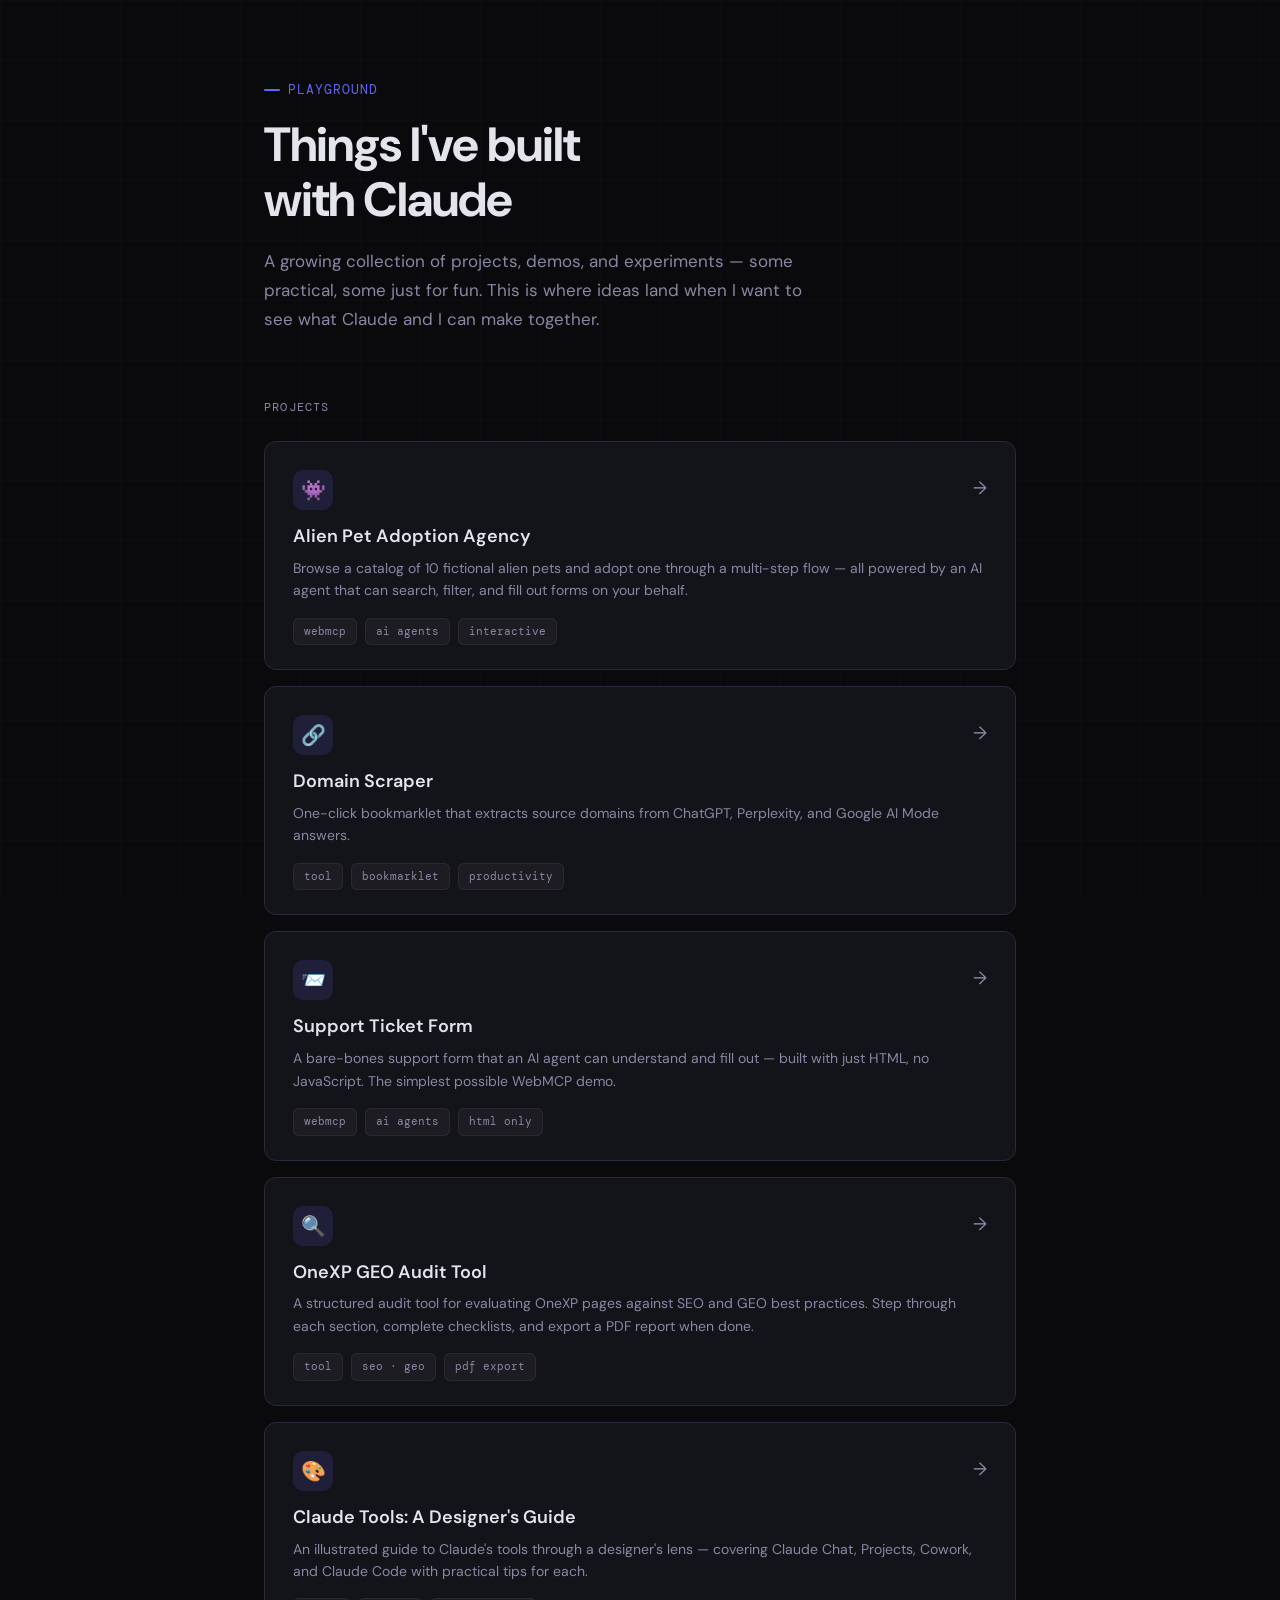
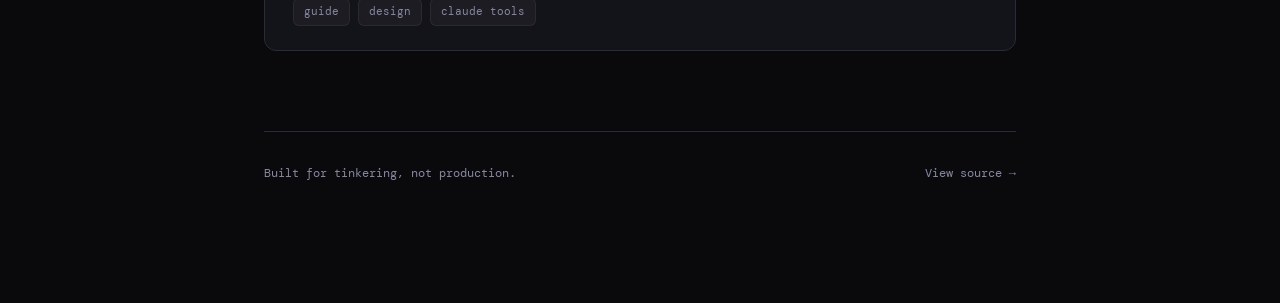
<file: index.html>
<!DOCTYPE html>
<html lang="en">
<head>
    <meta charset="UTF-8">
    <meta name="viewport" content="width=device-width, initial-scale=1.0">
    <link rel="icon" type="image/svg+xml" href="/playground/favicon.svg">
    <title>Playground</title>
    <link rel="preconnect" href="https://fonts.googleapis.com">
    <link rel="preconnect" href="https://fonts.gstatic.com" crossorigin>
    <link href="https://fonts.googleapis.com/css2?family=DM+Mono:ital,wght@0,300;0,400;0,500;1,400&family=DM+Sans:ital,opsz,wght@0,9..40,300;0,9..40,400;0,9..40,500;0,9..40,600;0,9..40,700;1,9..40,400&display=swap" rel="stylesheet">
    <link rel="stylesheet" href="tokens.css">
    <style>

        /* Subtle grid background */
        body::before {
            content: '';
            position: fixed;
            inset: 0;
            background-image:
                linear-gradient(rgba(99, 102, 241, 0.03) 1px, transparent 1px),
                linear-gradient(90deg, rgba(99, 102, 241, 0.03) 1px, transparent 1px);
            background-size: 60px 60px;
            pointer-events: none;
            z-index: 0;
        }

        .container {
            position: relative;
            z-index: 1;
            max-width: 800px;
            margin: 0 auto;
            padding: 80px 24px 120px;
        }

        /* Header */
        header {
            margin-bottom: 64px;
        }

        .eyebrow {
            font-family: var(--mono);
            font-size: 13px;
            color: var(--accent);
            letter-spacing: 0.08em;
            text-transform: uppercase;
            margin-bottom: 16px;
            display: flex;
            align-items: center;
            gap: 8px;
        }

        .eyebrow::before {
            content: '';
            display: inline-block;
            width: 16px;
            height: 2px;
            background: var(--accent);
            border-radius: 1px;
        }

        h1 {
            font-family: var(--sans);
            font-size: clamp(32px, 5vw, 48px);
            font-weight: 700;
            line-height: 1.15;
            letter-spacing: -0.02em;
            margin-bottom: 20px;
        }

        .intro {
            font-size: 17px;
            color: var(--text-muted);
            max-width: 560px;
            line-height: 1.7;
        }

        .intro a {
            color: var(--accent);
            text-decoration: none;
            border-bottom: 1px solid transparent;
            transition: border-color 0.2s;
        }

        .intro a:hover {
            border-bottom-color: var(--accent);
        }

        /* Projects section */
        .section-label {
            font-family: var(--mono);
            font-size: 12px;
            color: var(--text-muted);
            text-transform: uppercase;
            letter-spacing: 0.1em;
            margin-bottom: 24px;
        }

        .projects {
            display: grid;
            gap: 16px;
        }

        .project-card {
            display: block;
            text-decoration: none;
            color: inherit;
            background: var(--surface);
            border: 1px solid var(--border);
            border-radius: 12px;
            padding: 28px 28px 24px;
            transition: all 0.25s ease;
            position: relative;
            overflow: hidden;
        }

        .project-card::before {
            content: '';
            position: absolute;
            top: 0;
            left: 0;
            right: 0;
            height: 2px;
            background: linear-gradient(90deg, var(--accent), transparent);
            opacity: 0;
            transition: opacity 0.25s ease;
        }

        .project-card:hover {
            border-color: var(--border-hover);
            background: var(--surface-hover);
            transform: translateY(-2px);
            box-shadow: 0 8px 32px rgba(0, 0, 0, 0.3), 0 0 0 1px var(--border-hover);
        }

        .project-card:hover::before {
            opacity: 1;
        }

        .card-top {
            display: flex;
            align-items: flex-start;
            justify-content: space-between;
            margin-bottom: 12px;
        }

        .card-icon {
            width: 40px;
            height: 40px;
            border-radius: 10px;
            background: var(--accent-glow);
            display: flex;
            align-items: center;
            justify-content: center;
            font-size: 20px;
            flex-shrink: 0;
        }

        .card-arrow {
            color: var(--text-muted);
            font-size: 18px;
            transition: all 0.25s ease;
            margin-top: 4px;
        }

        .project-card:hover .card-arrow {
            color: var(--accent);
            transform: translateX(4px);
        }

        .card-title {
            font-size: 18px;
            font-weight: 600;
            margin-bottom: 6px;
        }

        .card-desc {
            font-size: 14px;
            color: var(--text-muted);
            line-height: 1.6;
            margin-bottom: 16px;
        }

        .card-tags {
            display: flex;
            flex-wrap: wrap;
            gap: 8px;
        }

        .tag {
            font-family: var(--mono);
            font-size: 11px;
            color: var(--text-muted);
            background: rgba(255, 255, 255, 0.04);
            border: 1px solid rgba(255, 255, 255, 0.06);
            border-radius: 6px;
            padding: 4px 10px;
        }

        /* Footer */
        footer {
            margin-top: 80px;
            padding-top: 32px;
            border-top: 1px solid var(--border);
            font-family: var(--mono);
            font-size: 12px;
            color: var(--text-muted);
            display: flex;
            justify-content: space-between;
            align-items: center;
        }

        footer a {
            color: var(--text-muted);
            text-decoration: none;
            transition: color 0.2s;
        }

        footer a:hover {
            color: var(--accent);
        }

        /* Responsive */
        @media (max-width: 480px) {
            .container { padding: 48px 16px 80px; }
            header { margin-bottom: 48px; }
            .project-card { padding: 20px; }
            footer { flex-direction: column; gap: 8px; text-align: center; }
        }
    </style>
</head>
<body>
    <div class="container">
        <header>
            <div class="eyebrow">Playground</div>
            <h1>Things I've built<br>with Claude</h1>
            <p class="intro">
                A growing collection of projects, demos, and experiments — some practical, some just for fun. This is where ideas land when I want to see what Claude and I can make together.
            </p>
        </header>

        <div class="section-label">Projects</div>

        <div class="projects">
            <a href="alien-adoption/" class="project-card">
                <div class="card-top">
                    <div class="card-icon">&#x1f47e;</div>
                    <span class="card-arrow">&rarr;</span>
                </div>
                <div class="card-title">Alien Pet Adoption Agency</div>
                <div class="card-desc">
                    Browse a catalog of 10 fictional alien pets and adopt one through a multi-step flow — all powered by an AI agent that can search, filter, and fill out forms on your behalf.
                </div>
                <div class="card-tags">
                    <span class="tag">webmcp</span>
                    <span class="tag">ai agents</span>
                    <span class="tag">interactive</span>
                </div>
            </a>

            <a href="domain-scraper/" class="project-card">
                <div class="card-top">
                    <div class="card-icon">&#x1f517;</div>
                    <span class="card-arrow">&rarr;</span>
                </div>
                <div class="card-title">Domain Scraper</div>
                <div class="card-desc">
                    One-click bookmarklet that extracts source domains from ChatGPT, Perplexity, and Google AI Mode answers.
                </div>
                <div class="card-tags">
                    <span class="tag">tool</span>
                    <span class="tag">bookmarklet</span>
                    <span class="tag">productivity</span>
                </div>
            </a>

            <a href="webmcp-demo/" class="project-card">
                <div class="card-top">
                    <div class="card-icon">&#x1f4e8;</div>
                    <span class="card-arrow">&rarr;</span>
                </div>
                <div class="card-title">Support Ticket Form</div>
                <div class="card-desc">
                    A bare-bones support form that an AI agent can understand and fill out — built with just HTML, no JavaScript. The simplest possible WebMCP demo.
                </div>
                <div class="card-tags">
                    <span class="tag">webmcp</span>
                    <span class="tag">ai agents</span>
                    <span class="tag">html only</span>
                </div>
            </a>

            <a href="geo-audit/" class="project-card">
                <div class="card-top">
                    <div class="card-icon">&#x1f50d;</div>
                    <span class="card-arrow">&rarr;</span>
                </div>
                <div class="card-title">OneXP GEO Audit Tool</div>
                <div class="card-desc">
                    A structured audit tool for evaluating OneXP pages against SEO and GEO best practices. Step through each section, complete checklists, and export a PDF report when done.
                </div>
                <div class="card-tags">
                    <span class="tag">tool</span>
                    <span class="tag">seo · geo</span>
                    <span class="tag">pdf export</span>
                </div>
            </a>
            <a href="claude-edu/claude-tools-for-designers.html" class="project-card">
                <div class="card-top">
                    <div class="card-icon">&#x1f3a8;</div>
                    <span class="card-arrow">&rarr;</span>
                </div>
                <div class="card-title">Claude Tools: A Designer's Guide</div>
                <div class="card-desc">
                    An illustrated guide to Claude's tools through a designer's lens — covering Claude Chat, Projects, Cowork, and Claude Code with practical tips for each.
                </div>
                <div class="card-tags">
                    <span class="tag">guide</span>
                    <span class="tag">design</span>
                    <span class="tag">claude tools</span>
                </div>
            </a>
        </div>

        <footer>
            <span>Built for tinkering, not production.</span>
            <a href="https://github.com" target="_blank" rel="noopener">View source &rarr;</a>
        </footer>
    </div>
</body>
</html>
</file>
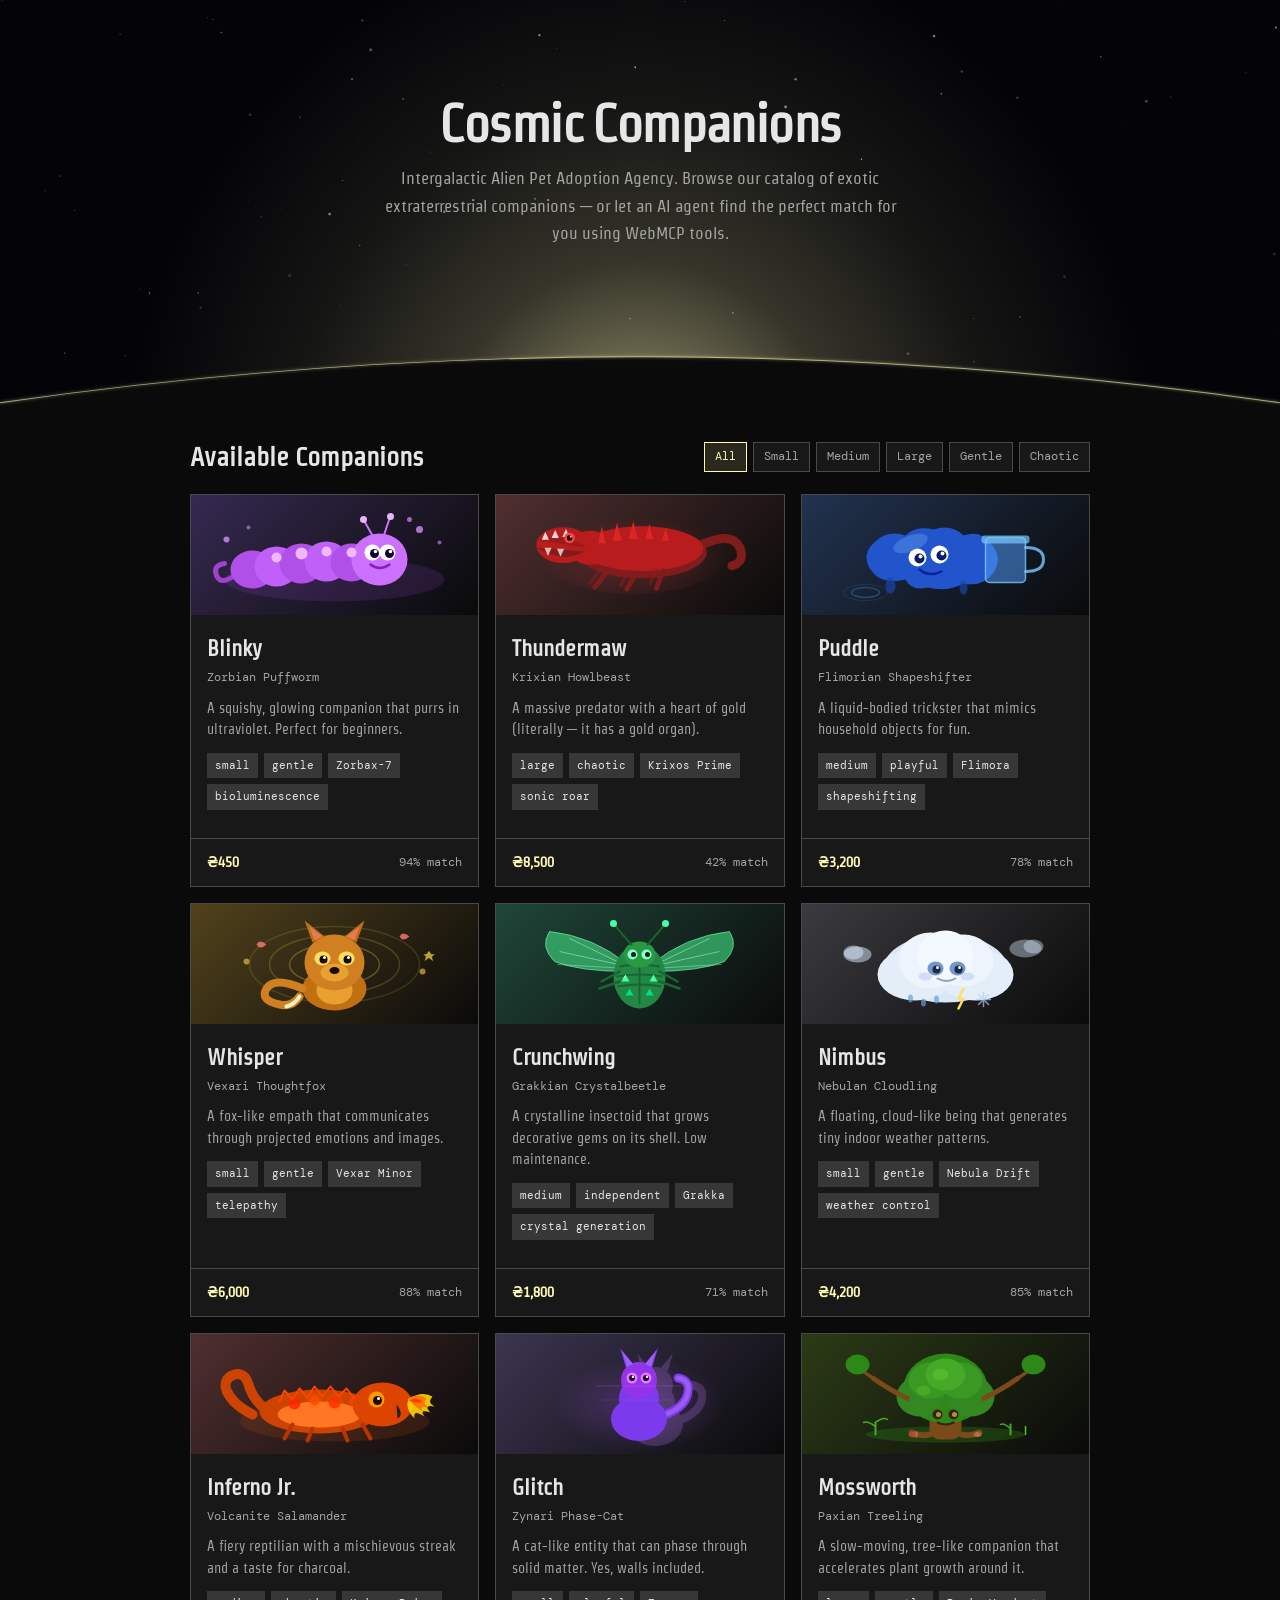
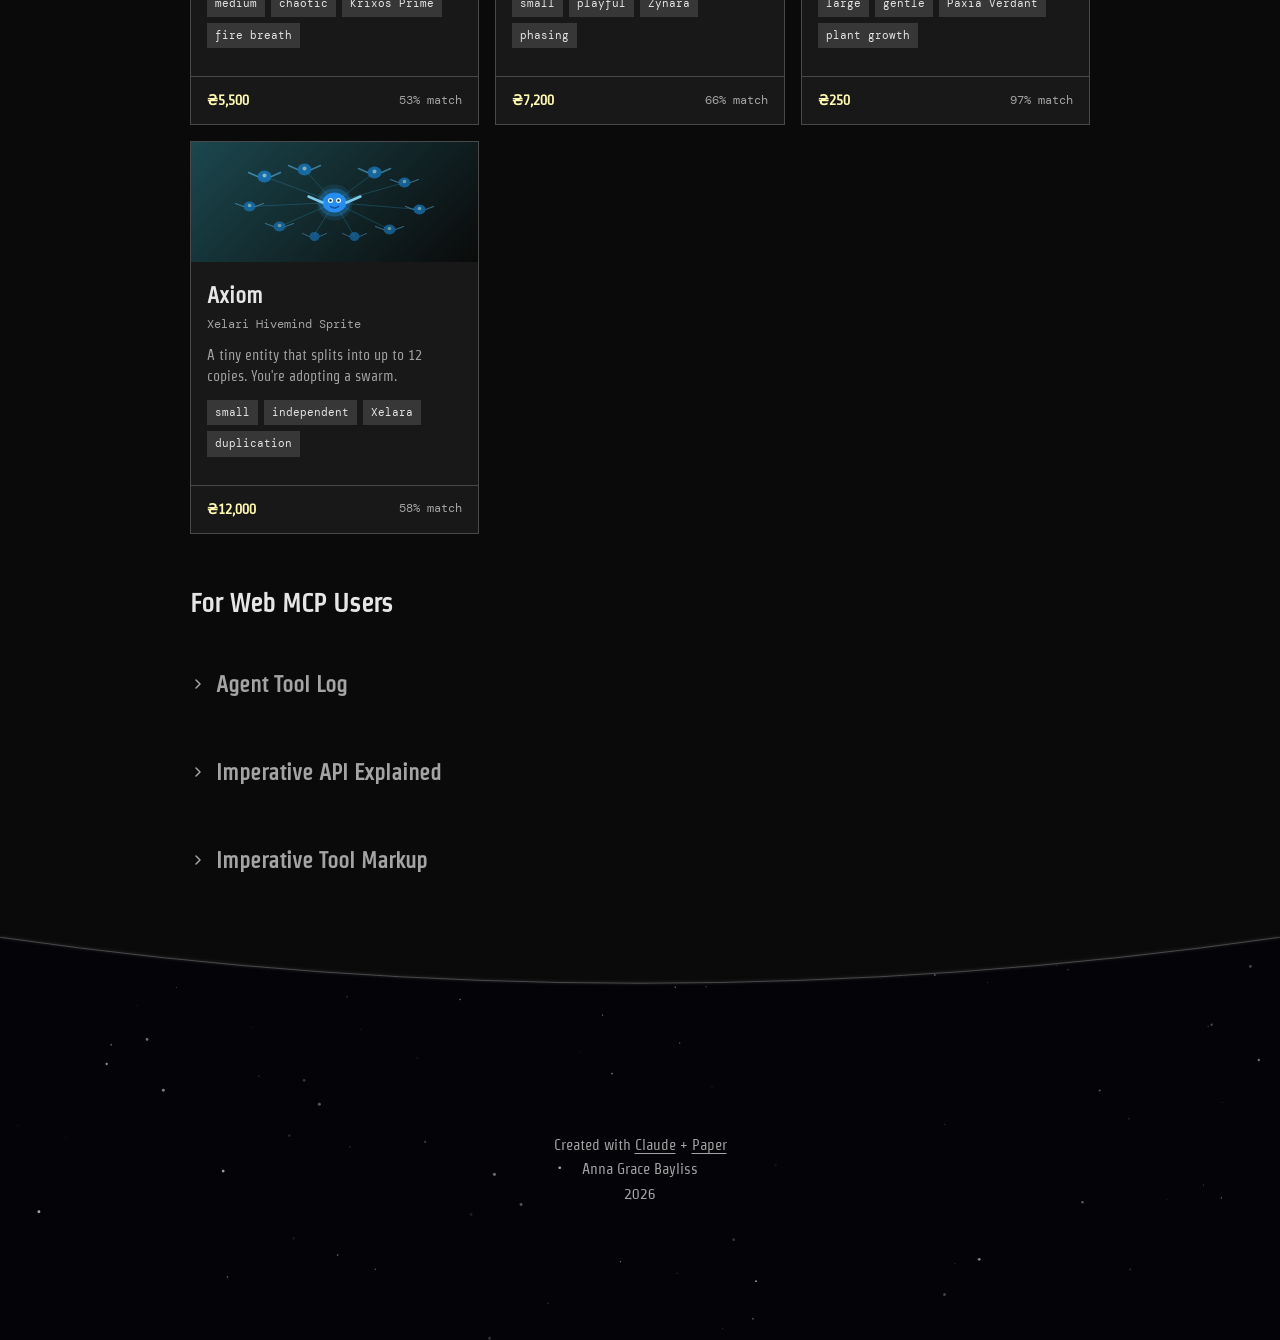
<file: alien-adoption/index.html>
<!DOCTYPE html>
<html lang="en">
<head>
    <meta charset="UTF-8">
    <meta name="viewport" content="width=device-width, initial-scale=1.0">
    <link rel="icon" type="image/svg+xml" href="/playground/favicon.svg">
    <title>Cosmic Companions — Alien Pet Adoption Agency</title>
    <link rel="preconnect" href="https://fonts.googleapis.com">
    <link href="https://fonts.googleapis.com/css2?family=DM+Mono:wght@300;400;500&family=Strait&display=swap" rel="stylesheet">
    <link rel="stylesheet" href="styles.css">
</head>
<body>

<section class="page-hero">
    <canvas class="hero-stars"></canvas>
    <div class="hero-content">
        <h1>Cosmic Companions</h1>
        <p class="subtitle">Intergalactic Alien Pet Adoption Agency. Browse our catalog of exotic extraterrestrial companions — or let an AI agent find the perfect match for you using WebMCP tools.</p>
    </div>
    <svg class="hero-horizon" viewBox="0 0 1440 200" preserveAspectRatio="none" xmlns="http://www.w3.org/2000/svg">
        <defs>
            <filter id="rim-glow" x="-20%" y="-200%" width="140%" height="500%">
                <feGaussianBlur stdDeviation="3" result="blur"/>
                <feMerge>
                    <feMergeNode in="blur"/>
                    <feMergeNode in="SourceGraphic"/>
                </feMerge>
            </filter>
        </defs>
        <path class="horizon-mask" d="M0,170 Q720,10 1440,170 L1440,200 L0,200 Z"/>
        <path d="M0,170 Q720,10 1440,170" fill="none" stroke="rgba(255,249,178,0.6)" stroke-width="1.5" filter="url(#rim-glow)"/>
    </svg>
</section>

<div class="container container--catalog">

    <!-- Catalog -->
    <div class="section-header">
        <h2>Available Companions</h2>
        <div class="filter-pills">
            <span class="pill active" data-filter="all">All</span>
            <span class="pill" data-filter="small">Small</span>
            <span class="pill" data-filter="medium">Medium</span>
            <span class="pill" data-filter="large">Large</span>
            <span class="pill" data-filter="gentle">Gentle</span>
            <span class="pill" data-filter="chaotic">Chaotic</span>
        </div>
    </div>

    <div class="catalog" id="catalog"></div>

    <!-- Web MCP Section Header -->
    <div class="section-header">
        <h2>For Web MCP Users</h2>
    </div>

    <!-- Accordion: Agent Tool Log -->
    <div class="accordion-item">
        <button class="accordion-header" aria-expanded="false">
            <svg class="accordion-caret" viewBox="0 0 16 16" fill="none" xmlns="http://www.w3.org/2000/svg" aria-hidden="true"><path d="M6 4l4 4-4 4" stroke="currentColor" stroke-width="1.5" stroke-linecap="round" stroke-linejoin="round"/></svg>
            <h3>Agent Tool Log</h3>
        </button>
        <div class="accordion-body">
            <div class="accordion-inner">
                <p class="log-desc">Real-time log of WebMCP tool invocations. When an AI agent calls a tool, the call and response appear here.</p>
                <div class="log-panel">
                    <div class="log-toolbar">
                        <span>navigator.modelContext</span>
                        <button class="log-clear" onclick="clearLog()">clear</button>
                    </div>
                    <div class="log-entries" id="logEntries">
                        <div class="log-empty">No tool calls yet. Use an agent to interact with this page.</div>
                    </div>
                </div>
            </div>
        </div>
    </div>

    <!-- Accordion: Imperative API Explained -->
    <div class="accordion-item">
        <button class="accordion-header" aria-expanded="false">
            <svg class="accordion-caret" viewBox="0 0 16 16" fill="none" xmlns="http://www.w3.org/2000/svg" aria-hidden="true"><path d="M6 4l4 4-4 4" stroke="currentColor" stroke-width="1.5" stroke-linecap="round" stroke-linejoin="round"/></svg>
            <h3>Imperative API Explained</h3>
        </button>
        <div class="accordion-body">
            <div class="accordion-inner annotations">

        <div class="annotation-block">
            <div class="annotation-label">
                <span class="fn">navigator.modelContext.registerTool()</span>
            </div>
            <div class="annotation-desc">
                The core method for the imperative API. You pass it an object with a <code>name</code>, 
                <code>description</code>, <code>inputSchema</code> (JSON Schema for parameters), 
                and an <code>execute</code> function. The browser registers this as a tool 
                that agents can discover and call.
            </div>
        </div>

        <div class="annotation-block">
            <div class="annotation-label">
                <span class="fn">inputSchema</span> — JSON Schema
            </div>
            <div class="annotation-desc">
                Defines the parameters the tool accepts using standard JSON Schema. 
                The agent reads this to understand what arguments to pass. Include 
                <code>description</code> fields on each property — this is what the LLM 
                actually reads to decide how to fill in the values.
            </div>
        </div>

        <div class="annotation-block">
            <div class="annotation-label">
                <span class="fn">execute(params)</span> — Returns structured data
            </div>
            <div class="annotation-desc">
                <strong>This is the big difference from the declarative API.</strong> Your execute 
                function receives the agent's parameters, runs your logic, and returns 
                structured data as <code>{ content: [{ type: "text", text: "..." }] }</code>. 
                The agent can then reason about the results, chain follow-up calls, or 
                relay findings back to the user in natural language.
            </div>
        </div>

        <div class="annotation-block">
            <div class="annotation-label">
                Tool chaining pattern
            </div>
            <div class="annotation-desc">
                This demo registers three tools that form a natural workflow: 
                <code>search_aliens</code> → <code>get_alien_details</code> → <code>adopt_alien</code>. 
                The agent calls search first, reads the results, picks a candidate, gets more details, 
                and then completes the adoption. Each tool returns data the agent needs for the next step.
            </div>
        </div>

            </div><!-- /accordion-inner: API Explained -->
        </div><!-- /accordion-body -->
    </div><!-- /accordion-item: API Explained -->

    <!-- Accordion: Full Tool Registrations -->
    <div class="accordion-item">
        <button class="accordion-header" aria-expanded="false">
            <svg class="accordion-caret" viewBox="0 0 16 16" fill="none" xmlns="http://www.w3.org/2000/svg" aria-hidden="true"><path d="M6 4l4 4-4 4" stroke="currentColor" stroke-width="1.5" stroke-linecap="round" stroke-linejoin="round"/></svg>
            <h3>Imperative Tool Markup</h3>
        </button>
        <div class="accordion-body">
            <div class="accordion-inner">
        <pre><span class="cm">// ── Tool 1: Search Aliens ──</span>
<span class="kw">navigator</span>.<span class="hl">modelContext</span>.<span class="fn">registerTool</span>({
  <span class="hl">name</span>: <span class="str">"search_aliens"</span>,
  <span class="hl">description</span>: <span class="str">"Search the alien pet catalog. Filter by planet of origin, size (small/medium/large), temperament (gentle/playful/chaotic/independent), special ability, maximum price in Galactic Credits, or minimum compatibility score (0-100). Returns a list of matching aliens with basic info. Call get_alien_details for full profiles."</span>,
  <span class="hl">inputSchema</span>: {
    type: <span class="str">"object"</span>,
    properties: {
      planet: {
        type: <span class="str">"string"</span>,
        description: <span class="str">"Planet of origin to filter by (e.g., 'Zorbax-7', 'Krixos Prime', 'Flimora', 'Vexar Minor', 'Grakka', 'Nebula Drift', 'Zynara', 'Paxia Verdant', 'Xelara')"</span>
      },
      size: {
        type: <span class="str">"string"</span>,
        enum: [<span class="str">"small"</span>, <span class="str">"medium"</span>, <span class="str">"large"</span>],
        description: <span class="str">"Size category to filter by"</span>
      },
      temperament: {
        type: <span class="str">"string"</span>,
        enum: [<span class="str">"gentle"</span>, <span class="str">"playful"</span>, <span class="str">"chaotic"</span>, <span class="str">"independent"</span>],
        description: <span class="str">"Temperament to filter by"</span>
      },
      ability: {
        type: <span class="str">"string"</span>,
        description: <span class="str">"Special ability to search for (e.g., 'telepathy', 'shapeshifting', 'fire breath')"</span>
      },
      max_price: {
        type: <span class="str">"number"</span>,
        description: <span class="str">"Maximum adoption price in Galactic Credits"</span>
      },
      min_compatibility: {
        type: <span class="str">"number"</span>,
        description: <span class="str">"Minimum compatibility score (0-100)"</span>
      }
    }
  },
  <span class="kw">async</span> <span class="fn">execute</span>(params) {
    <span class="kw">const</span> results = searchAliens(params);
    addLog(<span class="str">'search_aliens'</span>, params, <span class="str">`Found ${results.length} alien(s)`</span>);
    <span class="kw">return</span> {
      content: [{ type: <span class="str">"text"</span>, text: JSON.stringify({
        totalResults: results.length, aliens: results
      }, <span class="kw">null</span>, 2) }]
    };
  }
});


<span class="cm">// ── Tool 2: Get Alien Details ──</span>
<span class="kw">navigator</span>.<span class="hl">modelContext</span>.<span class="fn">registerTool</span>({
  <span class="hl">name</span>: <span class="str">"get_alien_details"</span>,
  <span class="hl">description</span>: <span class="str">"Get the full profile of a specific alien pet, including detailed bio, diet, care requirements, lifespan, warnings, and adoption fee. Requires the alien's ID (e.g., 'zorb-001'). Use search_aliens first to find IDs."</span>,
  <span class="hl">inputSchema</span>: {
    type: <span class="str">"object"</span>,
    properties: {
      id: {
        type: <span class="str">"string"</span>,
        description: <span class="str">"The unique alien ID (e.g., 'zorb-001', 'krix-002')"</span>
      }
    },
    required: [<span class="str">"id"</span>]
  },
  <span class="kw">async</span> <span class="fn">execute</span>(params) {
    <span class="kw">const</span> details = getAlienDetails(params.id);
    addLog(<span class="str">'get_alien_details'</span>, params,
      details.error || <span class="str">`${details.name} — ${details.species}`</span>);
    <span class="kw">if</span> (!details.error) showDetail(params.id);
    <span class="kw">return</span> {
      content: [{ type: <span class="str">"text"</span>, text: JSON.stringify(details, <span class="kw">null</span>, 2) }]
    };
  }
});


<span class="cm">// ── Tool 3: Adopt Alien ──</span>
<span class="kw">navigator</span>.<span class="hl">modelContext</span>.<span class="fn">registerTool</span>({
  <span class="hl">name</span>: <span class="str">"adopt_alien"</span>,
  <span class="hl">description</span>: <span class="str">"Begin the adoption process for an alien pet. This navigates to the adoption form page where the adopter's details can be filled in. Requires the alien's ID. Use the submit_adoption_form tool on the next page to complete the adoption."</span>,
  <span class="hl">inputSchema</span>: {
    type: <span class="str">"object"</span>,
    properties: {
      id: {
        type: <span class="str">"string"</span>,
        description: <span class="str">"The unique alien ID to adopt (e.g., 'zorb-001')"</span>
      }
    },
    required: [<span class="str">"id"</span>]
  },
  <span class="kw">async</span> <span class="fn">execute</span>(params) {
    <span class="kw">const</span> a = ALIENS.find(x => x.id === params.id);
    addLog(<span class="str">'adopt_alien'</span>, params,
      a ? <span class="str">`Navigating to adoption form for ${a.name}...`</span>
        : <span class="str">'Species not found'</span>);
    <span class="kw">if</span> (a) window.location.href = <span class="str">`adopt.html?id=${params.id}`</span>;
    <span class="kw">return</span> {
      content: [{ type: <span class="str">"text"</span>, text: JSON.stringify(
        a ? { status: <span class="str">"navigating_to_form"</span>, alien: a.name,
              species: a.species, message: <span class="str">"Redirecting to adoption
              form. Use submit_adoption_form tool on the next
              page to complete the adoption."</span> }
          : { error: <span class="str">"Species not found"</span> }
      ) }]
    };
  }
});</pre>
            </div><!-- /accordion-inner: Full Tool Regs -->
        </div><!-- /accordion-body -->
    </div><!-- /accordion-item: Full Tool Regs -->

</div><!-- /container -->

<script>
// ═══════════════════════════════════════════════════
//  ALIEN CATALOG DATA
// ═══════════════════════════════════════════════════

const ALIENS = [
    {
        id: "zorb-001",
        name: "Blinky",
        species: "Zorbian Puffworm",
        emoji: "🟣",
        planet: "Zorbax-7",
        size: "small",
        temperament: "gentle",
        ability: "bioluminescence",
        price: 450,
        compatibilityScore: 94,
        blurb: "A squishy, glowing companion that purrs in ultraviolet. Perfect for beginners.",
        bio: "Zorbian Puffworms are among the most popular starter aliens in the galaxy. Blinky was found drifting near the Helix Nebula in a cozy spore pod. They communicate through color shifts — soft lavender means happy, deep magenta means hungry. Blinky has already been litter-trained (crystalline sand only) and enjoys being carried in jacket pockets.",
        diet: "Photon flakes, crushed starlight, occasional moonberry",
        lifespan: "35 Earth years",
        careLevel: "Easy",
        warnings: ["Glows brightly at night — may disrupt sleep", "Do not expose to FM radio frequencies"]
    },
    {
        id: "krix-002",
        name: "Thundermaw",
        species: "Krixian Howlbeast",
        emoji: "🔴",
        planet: "Krixos Prime",
        size: "large",
        temperament: "chaotic",
        ability: "sonic roar",
        price: 8500,
        compatibilityScore: 42,
        blurb: "A massive predator with a heart of gold (literally — it has a gold organ).",
        bio: "Thundermaw was rescued from an illegal fighting ring on Krixos Prime. Despite their fearsome appearance (six legs, armored scales, teeth that regenerate hourly), they're surprisingly affectionate once bonded. Thundermaw's sonic roar can shatter glass within 50 meters, so a reinforced habitat is mandatory. They've been working with our behavioral team and have made tremendous progress.",
        diet: "Raw plasma steak, iron ore nuggets, the occasional asteroid fragment",
        lifespan: "200+ Earth years",
        careLevel: "Expert",
        warnings: ["Sonic roar can cause structural damage", "Requires Class-4 containment license", "May eat furniture during bonding phase"]
    },
    {
        id: "flim-003",
        name: "Puddle",
        species: "Flimorian Shapeshifter",
        emoji: "🔵",
        planet: "Flimora",
        size: "medium",
        temperament: "playful",
        ability: "shapeshifting",
        price: 3200,
        compatibilityScore: 78,
        blurb: "A liquid-bodied trickster that mimics household objects for fun.",
        bio: "Puddle is a Flimorian Shapeshifter — a species that exists in a semi-liquid state and can temporarily take the form of nearby objects. You might find Puddle disguised as your coffee mug, a throw pillow, or your other pet. This is their version of playing. Puddle can hold a shape for about 20 minutes before reverting to their natural blob form. They especially enjoy rainy days and have an inexplicable fascination with jazz music.",
        diet: "Distilled nebula water, mineral supplements, any Earth liquid (prefers orange juice)",
        lifespan: "80 Earth years",
        careLevel: "Moderate",
        warnings: ["May impersonate important objects (keys, phones, remotes)", "Cannot hold shape if startled", "Keep away from extreme heat — will evaporate temporarily"]
    },
    {
        id: "vex-004",
        name: "Whisper",
        species: "Vexari Thoughtfox",
        emoji: "🟡",
        planet: "Vexar Minor",
        size: "small",
        temperament: "gentle",
        ability: "telepathy",
        price: 6000,
        compatibilityScore: 88,
        blurb: "A fox-like empath that communicates through projected emotions and images.",
        bio: "Whisper is a Vexari Thoughtfox — a species renowned for their low-level telepathic abilities. They don't read specific thoughts, but they pick up on emotional states and can project simple images and feelings back. Owners report that Whisper has an uncanny ability to know when you're sad and will project warm, comforting mental images (usually sunsets and meadows). Whisper is extremely loyal once bonded but can be shy around crowds.",
        diet: "Thought-enriched kibble (included with adoption), Vexari dream nectar, chamomile tea",
        lifespan: "50 Earth years",
        careLevel: "Easy",
        warnings: ["May project your embarrassing memories if anxious", "Sensitive to loud arguments"]
    },
    {
        id: "grak-005",
        name: "Crunchwing",
        species: "Grakkian Crystalbeetle",
        emoji: "🟢",
        planet: "Grakka",
        size: "medium",
        temperament: "independent",
        ability: "crystal generation",
        price: 1800,
        compatibilityScore: 71,
        blurb: "A crystalline insectoid that grows decorative gems on its shell. Low maintenance.",
        bio: "Crunchwing is a Grakkian Crystalbeetle — a docile insectoid species whose carapace naturally produces small crystalline growths. These crystals are purely decorative (and mildly sparkly) and shed seasonally, making Crunchwing a surprisingly fashionable companion. They're extremely low-maintenance, requiring minimal interaction but enjoying the presence of other beings. Crunchwing spends most of their time basking under UV lamps and crunching gravel.",
        diet: "Assorted gravel, mineral dust, UV light exposure (2 hrs/day minimum)",
        lifespan: "120 Earth years",
        careLevel: "Easy",
        warnings: ["Shed crystals may scratch hardwood floors", "Loud crunching sounds at night"]
    },
    {
        id: "neb-006",
        name: "Nimbus",
        species: "Nebulan Cloudling",
        emoji: "⚪",
        planet: "Nebula Drift",
        size: "small",
        temperament: "gentle",
        ability: "weather control",
        price: 4200,
        compatibilityScore: 85,
        blurb: "A floating, cloud-like being that generates tiny indoor weather patterns.",
        bio: "Nimbus is a Nebulan Cloudling — a gaseous life form that resembles a small, sentient cloud. They float at about head height and can generate localized micro-weather: gentle breezes when content, light drizzle when sad, and tiny rainbows when excited. Nimbus bonds deeply with one person and tends to follow them from room to room. They're virtually silent and their presence is described by owners as 'unreasonably cozy.'",
        diet: "Atmospheric moisture, humidity, the occasional spritz from a spray bottle",
        lifespan: "Unknown (oldest recorded: 300+ years)",
        careLevel: "Easy",
        warnings: ["May cause indoor rain if neglected", "Keep away from open flames", "Electronics may need waterproofing"]
    },
    {
        id: "vol-007",
        name: "Inferno Jr.",
        species: "Volcanite Salamander",
        emoji: "🟠",
        planet: "Krixos Prime",
        size: "medium",
        temperament: "chaotic",
        ability: "fire breath",
        price: 5500,
        compatibilityScore: 53,
        blurb: "A fiery reptilian with a mischievous streak and a taste for charcoal.",
        bio: "Inferno Jr. is a Volcanite Salamander — a heat-resistant reptilian species from the volcanic regions of Krixos Prime. They can exhale controlled jets of flame up to 2 meters long, which they primarily use to cook their own food (they refuse to eat anything uncharred). Inferno Jr. is mischievous but trainable, and they've taken well to the 'no indoor fires' protocol. They love basking on heated rocks and have an endearing habit of lightly toasting your socks as a sign of affection.",
        diet: "Charcoal, lava rocks, any food item (will self-char before eating)",
        lifespan: "90 Earth years",
        careLevel: "Advanced",
        warnings: ["Fire hazard — fireproof habitat required", "Will char unattended clothing", "Insurance surcharge may apply"]
    },
    {
        id: "zyn-008",
        name: "Glitch",
        species: "Zynari Phase-Cat",
        emoji: "🟣",
        planet: "Zynara",
        size: "small",
        temperament: "playful",
        ability: "phasing",
        price: 7200,
        compatibilityScore: 66,
        blurb: "A cat-like entity that can phase through solid matter. Yes, walls included.",
        bio: "Glitch is a Zynari Phase-Cat — a feline-like species with the unsettling ability to phase through solid matter. Doors, walls, containers — none of it matters to Glitch. They phase instinctively when startled or when they really want something on the other side. Glitch is incredibly affectionate, aggressively curious, and has no concept of personal space (or physical barriers). Our team has had limited success with phase-boundary training, but Glitch is improving.",
        diet: "Standard cat food (weirdly), quantum kibble supplement, the occasional moth",
        lifespan: "45 Earth years",
        careLevel: "Advanced",
        warnings: ["Cannot be contained by physical barriers", "May appear in your bed at 3 AM", "Phase-proof rooms available for purchase separately"]
    },
    {
        id: "pax-009",
        name: "Mossworth",
        species: "Paxian Treeling",
        emoji: "🟤",
        planet: "Paxia Verdant",
        size: "large",
        temperament: "gentle",
        ability: "plant growth",
        price: 250,
        compatibilityScore: 97,
        blurb: "A slow-moving, tree-like companion that accelerates plant growth around it.",
        bio: "Mossworth is a Paxian Treeling — a large, slow-moving arboreal life form that resembles a walking tree stump with mossy limbs. Wherever Mossworth sits for more than an hour, nearby plants experience rapid growth. Gardens thrive, houseplants flourish, and even barren soil begins to sprout. Mossworth communicates through slow, rumbling vibrations and has the most gentle disposition of any species in our catalog. They enjoy sunlight, rain, and being read to (the vibrations of human speech seem to soothe them).",
        diet: "Water, compost, sunlight, classical music (not food but they insist)",
        lifespan: "500+ Earth years",
        careLevel: "Easy",
        warnings: ["Very slow — may block hallways", "Accelerated plant growth may affect property", "Produces 3kg of moss daily"]
    },
    {
        id: "xel-010",
        name: "Axiom",
        species: "Xelari Hivemind Sprite",
        emoji: "🔵",
        planet: "Xelara",
        size: "small",
        temperament: "independent",
        ability: "duplication",
        price: 12000,
        compatibilityScore: 58,
        blurb: "A tiny entity that splits into up to 12 copies. You're adopting a swarm.",
        bio: "Axiom is a Xelari Hivemind Sprite — a singular consciousness that can temporarily split into up to 12 identical copies. All copies share one mind and act in coordination. Axiom uses this ability to multitask: one copy might sit on your shoulder while three others clean the kitchen and two more play chess against each other. When reunified, Axiom retains all memories from all copies. They're highly intelligent, slightly aloof, and have strong opinions about interior design.",
        diet: "Electromagnetic energy (sits near routers/outlets), crystallized logic cubes (included)",
        lifespan: "Unknown — may be functionally immortal",
        careLevel: "Expert",
        warnings: ["Up to 12 copies at once — can be overwhelming", "Rearranges furniture without asking", "Has been known to optimize your schedule without consent"]
    }
];


// ═══════════════════════════════════════════════════
//  RENDER CATALOG
// ═══════════════════════════════════════════════════

const catalogEl = document.getElementById('catalog');
let currentDetailId = null;

function renderCatalog(filter = 'all') {
    closeDetail(false);
    const filtered = ALIENS.filter(a => {
        if (filter === 'all') return true;
        return a.size === filter || a.temperament === filter;
    });

    catalogEl.innerHTML = filtered.map(a => `
        <div class="alien-card" data-id="${a.id}" onclick="showDetail('${a.id}')">
            <div class="alien-card-visual" style="background: linear-gradient(135deg, ${getColor(a)}, var(--bg))">
                <img src="illustrations/${a.name.toLowerCase().replace(/\s+/g, '-').replace(/\./g, '')}.svg" alt="${a.name}" class="alien-card-illustration">
            </div>
            <div class="alien-card-body">
                <h3>${a.name}</h3>
                <div class="species">${a.species}</div>
                <div class="blurb">${a.blurb}</div>
                <div class="alien-tags">
                    <span class="alien-tag size">${a.size}</span>
                    <span class="alien-tag temperament">${a.temperament}</span>
                    <span class="alien-tag planet">${a.planet}</span>
                    <span class="alien-tag ability">${a.ability}</span>
                </div>
            </div>
            <div class="alien-card-footer">
                <span class="alien-price">&#8372;${a.price.toLocaleString()}</span>
                <span class="compat-score">${a.compatibilityScore}% match</span>
            </div>
        </div>
    `).join('');
}

function getColor(alien) {
    const colors = {
        'Zorbax-7': 'rgba(139,92,246,0.25)',
        'Krixos Prime': 'rgba(248,113,113,0.25)',
        'Flimora': 'rgba(59,130,246,0.25)',
        'Vexar Minor': 'rgba(251,191,36,0.25)',
        'Grakka': 'rgba(52,211,153,0.25)',
        'Nebula Drift': 'rgba(200,200,220,0.2)',
        'Zynara': 'rgba(167,139,250,0.25)',
        'Paxia Verdant': 'rgba(101,163,13,0.25)',
        'Xelara': 'rgba(34,211,238,0.25)'
    };
    return colors[alien.planet] || 'rgba(99,102,241,0.2)';
}

// Filter pills
document.querySelectorAll('.pill').forEach(pill => {
    pill.addEventListener('click', () => {
        document.querySelectorAll('.pill').forEach(p => p.classList.remove('active'));
        pill.classList.add('active');
        renderCatalog(pill.dataset.filter);
    });
});

renderCatalog();


// ═══════════════════════════════════════════════════
//  INLINE DETAIL PANEL
// ═══════════════════════════════════════════════════

function showDetail(id) {
    const a = ALIENS.find(x => x.id === id);
    if (!a) return;

    // If clicking the same card, close it
    if (currentDetailId === id) {
        closeDetail();
        return;
    }

    // Remove any existing detail panel and active state
    closeDetail(false);
    currentDetailId = id;

    // Find the clicked card element
    const cards = catalogEl.querySelectorAll('.alien-card');
    let clickedCard = null;
    cards.forEach(card => {
        if (card.dataset.id === id) {
            clickedCard = card;
            card.classList.add('active');
        }
    });

    if (!clickedCard) return;

    // Figure out which row the card is in by checking positions
    const catalogRect = catalogEl.getBoundingClientRect();
    const clickedRect = clickedCard.getBoundingClientRect();
    const clickedRow = clickedRect.top;

    // Find the last card in the same row
    let lastInRow = clickedCard;
    cards.forEach(card => {
        const rect = card.getBoundingClientRect();
        if (Math.abs(rect.top - clickedRow) < 5 && rect.left > lastInRow.getBoundingClientRect().left) {
            lastInRow = card;
        }
    });

    // Also check if there's a detail panel already in the DOM (shouldn't be, but safety)
    const existingPanel = catalogEl.querySelector('.inline-detail');
    if (existingPanel) existingPanel.remove();

    // Create the inline detail panel
    const panel = document.createElement('div');
    panel.className = 'inline-detail';
    panel.id = 'inlineDetail';
    // Set left rail width to exactly match the card. Subtract 1px to account
    // for the panel's own 1px left border, which shifts the content box inward.
    panel.style.setProperty('--detail-left-width', (clickedCard.getBoundingClientRect().width - 1) + 'px');
    panel.style.setProperty('--hero-color', getColor(a));
    const illustrationFile = a.name.toLowerCase().replace(/\s+/g, '-').replace(/\./g, '');
    panel.innerHTML = `
        <div class="inline-detail-left">
            <div class="inline-detail-hero">
                <img src="illustrations/${illustrationFile}.svg" alt="${a.name}" class="inline-detail-illustration">
                <button class="inline-detail-close inline-detail-close--hero" onclick="closeDetail()"><svg width="14" height="14" viewBox="0 0 10 10" fill="none" xmlns="http://www.w3.org/2000/svg"><line x1="1" y1="1" x2="9" y2="9" stroke="currentColor" stroke-width="1.5" stroke-linecap="round"/><line x1="9" y1="1" x2="1" y2="9" stroke="currentColor" stroke-width="1.5" stroke-linecap="round"/></svg></button>
            </div>
            <div class="inline-detail-left-identity">
                <h2>${a.name}</h2>
                <div class="inline-detail-species">${a.species} — ${a.id}</div>
            </div>
            <div class="inline-detail-price-row">
                <span class="inline-detail-price">&#8372;${a.price.toLocaleString()}</span>
                <span class="inline-detail-match">${a.compatibilityScore}% match</span>
            </div>
        </div>
        <div class="inline-detail-right">
            <button class="inline-detail-close inline-detail-close--right" onclick="closeDetail()"><svg width="14" height="14" viewBox="0 0 10 10" fill="none" xmlns="http://www.w3.org/2000/svg"><line x1="1" y1="1" x2="9" y2="9" stroke="currentColor" stroke-width="1.5" stroke-linecap="round"/><line x1="9" y1="1" x2="1" y2="9" stroke="currentColor" stroke-width="1.5" stroke-linecap="round"/></svg></button>
            <p class="inline-detail-bio">${a.bio}</p>
            <div class="detail-grid">
                <div class="detail-item">
                    <div class="label">planet</div>
                    <div class="value">${a.planet}</div>
                </div>
                <div class="detail-item">
                    <div class="label">size</div>
                    <div class="value">${a.size}</div>
                </div>
                <div class="detail-item">
                    <div class="label">temperament</div>
                    <div class="value">${a.temperament}</div>
                </div>
                <div class="detail-item">
                    <div class="label">ability</div>
                    <div class="value">${a.ability}</div>
                </div>
                <div class="detail-item">
                    <div class="label">lifespan</div>
                    <div class="value">${a.lifespan}</div>
                </div>
                <div class="detail-item">
                    <div class="label">care level</div>
                    <div class="value">${a.careLevel}</div>
                </div>
                <div class="detail-item detail-item--full">
                    <div class="label">diet</div>
                    <div class="value">${a.diet}</div>
                </div>
                <div class="detail-item detail-item--fee">
                    <div class="label">adoption fee</div>
                    <div class="value">&#8372;${a.price.toLocaleString()}</div>
                </div>
            </div>
            ${a.warnings.length ? `
                <div class="warnings">
                    <h4><svg width="11" height="11" viewBox="0 0 11 11" fill="none" xmlns="http://www.w3.org/2000/svg"><path d="M5.5 1.5L10 9.5H1Z" stroke="currentColor" stroke-width="1.2" stroke-linejoin="round"/><line x1="5.5" y1="4.5" x2="5.5" y2="6.5" stroke="currentColor" stroke-width="1.2" stroke-linecap="round"/><circle cx="5.5" cy="8" r="0.6" fill="currentColor"/></svg> Warnings</h4>
                    <ul>${a.warnings.map(w => `<li>${w}</li>`).join('')}</ul>
                </div>
            ` : ''}
            <div class="adopt-bar">
                <button class="adopt-btn" onclick="handleAdopt('${a.id}')">Adopt ${a.name}</button>
            </div>
        </div>
    `;

    // Insert the panel after the last card in the row
    lastInRow.insertAdjacentElement('afterend', panel);

    // On mobile the panel is a fixed overlay — lock body scroll
    if (window.matchMedia('(max-width: 600px)').matches) {
        document.body.style.overflow = 'hidden';
    } else {
        // Desktop: smooth scroll to show the panel
        setTimeout(() => {
            panel.scrollIntoView({ behavior: 'smooth', block: 'nearest' });
        }, 50);
    }
}

function closeDetail(smooth = true) {
    currentDetailId = null;
    document.body.style.overflow = '';
    const panel = document.getElementById('inlineDetail');
    if (panel) {
        if (smooth) {
            panel.classList.add('is-closing');
            setTimeout(() => panel.remove(), 300);
        } else {
            panel.remove();
        }
    }
    // Remove active state from all cards
    catalogEl.querySelectorAll('.alien-card.active').forEach(c => c.classList.remove('active'));
};

function handleAdopt(id) {
    window.location.href = `adopt.html?id=${id}`;
}

window.addEventListener('resize', () => {
    if (!currentDetailId) return;
    requestAnimationFrame(() => {
        const panel = document.getElementById('inlineDetail');
        const activeCard = catalogEl.querySelector(`.alien-card[data-id="${currentDetailId}"]`);
        if (!panel || !activeCard) return;

        // Update left rail width to match card's new size
        panel.style.setProperty('--detail-left-width', (activeCard.getBoundingClientRect().width - 1) + 'px');

        // Re-evaluate which card is last in the active card's row after reflow
        const cards = catalogEl.querySelectorAll('.alien-card');
        const activeRow = activeCard.getBoundingClientRect().top;
        let lastInRow = activeCard;
        cards.forEach(card => {
            const rect = card.getBoundingClientRect();
            if (Math.abs(rect.top - activeRow) < 5 && rect.left > lastInRow.getBoundingClientRect().left) {
                lastInRow = card;
            }
        });

        // Reinsert panel if it's no longer after the correct card
        if (panel.previousElementSibling !== lastInRow) {
            lastInRow.insertAdjacentElement('afterend', panel);
        }
    });
});

// Keep showConfirmation for backwards compat but it won't be used
function showConfirmation(alien, adopterName) {}


// ═══════════════════════════════════════════════════
//  TOOL CALL LOG
// ═══════════════════════════════════════════════════

const logEntriesEl = document.getElementById('logEntries');
let logCount = 0;

function addLog(toolName, params, result) {
    if (logCount === 0) logEntriesEl.innerHTML = '';
    logCount++;
    const time = new Date().toLocaleTimeString('en-US', { hour12: false });
    const entry = document.createElement('div');
    entry.className = 'log-entry';

    const resultPreview = typeof result === 'string' 
        ? result 
        : JSON.stringify(result, null, 2);

    // Truncate long results for display
    const displayResult = resultPreview.length > 500 
        ? resultPreview.substring(0, 500) + '\n  ...' 
        : resultPreview;

    entry.innerHTML = `
        <span class="log-time">${time}</span>
        <span class="log-tool">${toolName}</span>
        <span class="log-arrow">←</span>
        <span class="log-params">${JSON.stringify(params)}</span>
        <span class="log-result">→ ${displayResult}</span>
    `;
    logEntriesEl.appendChild(entry);
    logEntriesEl.scrollTop = logEntriesEl.scrollHeight;
}

function clearLog() {
    logCount = 0;
    logEntriesEl.innerHTML = '<div class="log-empty">No tool calls yet. Use an agent to interact with this page.</div>';
}


// ═══════════════════════════════════════════════════
//  TOOL LOGIC (shared between UI and WebMCP)
// ═══════════════════════════════════════════════════

function searchAliens(params) {
    let results = [...ALIENS];
    if (params.planet) {
        results = results.filter(a => a.planet.toLowerCase().includes(params.planet.toLowerCase()));
    }
    if (params.size) {
        results = results.filter(a => a.size === params.size.toLowerCase());
    }
    if (params.temperament) {
        results = results.filter(a => a.temperament === params.temperament.toLowerCase());
    }
    if (params.ability) {
        results = results.filter(a => a.ability.toLowerCase().includes(params.ability.toLowerCase()));
    }
    if (params.max_price) {
        results = results.filter(a => a.price <= params.max_price);
    }
    if (params.min_compatibility) {
        results = results.filter(a => a.compatibilityScore >= params.min_compatibility);
    }
    return results.map(a => ({
        id: a.id,
        name: a.name,
        species: a.species,
        planet: a.planet,
        size: a.size,
        temperament: a.temperament,
        ability: a.ability,
        price: a.price,
        compatibilityScore: a.compatibilityScore,
        blurb: a.blurb
    }));
}

function getAlienDetails(id) {
    const a = ALIENS.find(x => x.id === id);
    if (!a) return { error: "Species not found" };
    return { ...a };
}


// ═══════════════════════════════════════════════════
//  WEBMCP TOOL REGISTRATION (Imperative API)
// ═══════════════════════════════════════════════════

function registerWebMCPTools() {
    if (!navigator.modelContext) {
        console.log('WebMCP not available — tools registered in demo mode only.');
        return;
    }

    // ── Tool 1: Search Aliens ──
    navigator.modelContext.registerTool({
        name: "search_aliens",
        description: "Search the alien pet catalog. Filter by planet of origin, size (small/medium/large), temperament (gentle/playful/chaotic/independent), special ability, maximum price in Galactic Credits, or minimum compatibility score (0-100). Returns a list of matching aliens with basic info. Call get_alien_details for full profiles.",
        inputSchema: {
            type: "object",
            properties: {
                planet: {
                    type: "string",
                    description: "Planet of origin to filter by (e.g., 'Zorbax-7', 'Krixos Prime', 'Flimora', 'Vexar Minor', 'Grakka', 'Nebula Drift', 'Zynara', 'Paxia Verdant', 'Xelara')"
                },
                size: {
                    type: "string",
                    enum: ["small", "medium", "large"],
                    description: "Size category to filter by"
                },
                temperament: {
                    type: "string",
                    enum: ["gentle", "playful", "chaotic", "independent"],
                    description: "Temperament to filter by"
                },
                ability: {
                    type: "string",
                    description: "Special ability to search for (e.g., 'telepathy', 'shapeshifting', 'fire breath')"
                },
                max_price: {
                    type: "number",
                    description: "Maximum adoption price in Galactic Credits"
                },
                min_compatibility: {
                    type: "number",
                    description: "Minimum compatibility score (0-100)"
                }
            }
        },
        async execute(params) {
            const results = searchAliens(params);
            addLog('search_aliens', params, `Found ${results.length} alien(s)`);
            return {
                content: [{
                    type: "text",
                    text: JSON.stringify({
                        totalResults: results.length,
                        aliens: results
                    }, null, 2)
                }]
            };
        }
    });

    // ── Tool 2: Get Alien Details ──
    navigator.modelContext.registerTool({
        name: "get_alien_details",
        description: "Get the full profile of a specific alien pet, including detailed bio, diet, care requirements, lifespan, warnings, and adoption fee. Requires the alien's ID (e.g., 'zorb-001'). Use search_aliens first to find IDs.",
        inputSchema: {
            type: "object",
            properties: {
                id: {
                    type: "string",
                    description: "The unique alien ID (e.g., 'zorb-001', 'krix-002')"
                }
            },
            required: ["id"]
        },
        async execute(params) {
            const details = getAlienDetails(params.id);
            addLog('get_alien_details', params, details.error || `${details.name} — ${details.species}`);
            // Also open the inline detail panel in the UI
            if (!details.error) showDetail(params.id);
            return {
                content: [{
                    type: "text",
                    text: JSON.stringify(details, null, 2)
                }]
            };
        }
    });

    // ── Tool 3: Adopt Alien ──
    navigator.modelContext.registerTool({
        name: "adopt_alien",
        description: "Begin the adoption process for an alien pet. This navigates to the adoption form page where the adopter's details can be filled in. Requires the alien's ID. Use the submit_adoption_form tool on the next page to complete the adoption.",
        inputSchema: {
            type: "object",
            properties: {
                id: {
                    type: "string",
                    description: "The unique alien ID to adopt (e.g., 'zorb-001')"
                }
            },
            required: ["id"]
        },
        async execute(params) {
            const a = ALIENS.find(x => x.id === params.id);
            addLog('adopt_alien', params, a ? `Navigating to adoption form for ${a.name}...` : 'Species not found');
            if (a) {
                window.location.href = `adopt.html?id=${params.id}`;
            }
            return {
                content: [{
                    type: "text",
                    text: a 
                        ? JSON.stringify({ status: "navigating_to_form", alien: a.name, species: a.species, message: "Redirecting to adoption form. Use submit_adoption_form tool on the next page to complete the adoption." })
                        : JSON.stringify({ error: "Species not found" })
                }]
            };
        }
    });

    console.log('WebMCP tools registered: search_aliens, get_alien_details, adopt_alien');
}

// Register tools when page loads
registerWebMCPTools();

// ─── Hero: cursor-tracked star glow (JS lerp, no CSS transition) ──
(function () {
    const hero = document.querySelector('.page-hero');
    if (!hero) return;

    let current = 50;
    let target  = 50;
    let rafId   = null;

    function tick() {
        current += (target - current) * 0.08;
        hero.style.setProperty('--glow-x', current.toFixed(2) + '%');
        if (Math.abs(current - target) > 0.05) {
            rafId = requestAnimationFrame(tick);
        } else {
            rafId = null;
        }
    }

    function startLerp() {
        if (!rafId) rafId = requestAnimationFrame(tick);
    }

    hero.addEventListener('mousemove', function (e) {
        const rect = hero.getBoundingClientRect();
        const raw = (e.clientX - rect.left) / rect.width;
        target = 30 + raw * 40;
        startLerp();
    });

    hero.addEventListener('mouseleave', function () {
        target = 50;
        startLerp();
    });
}());

// ─── Shared starfield initialiser ─────────────────────
function initStarfield(canvas) {
    if (!canvas) return;
    const ctx = canvas.getContext('2d');
    const stars = [];

    function init() {
        canvas.width  = canvas.offsetWidth;
        canvas.height = canvas.offsetHeight;
        stars.length  = 0;
        for (let i = 0; i < 110; i++) {
            stars.push({
                x:           Math.random() * canvas.width,
                y:           Math.random() * canvas.height,
                r:           Math.random() * 1.33 + 0.24,
                baseOpacity: Math.random() * 0.55 + 0.2,
                speed:       Math.random() * 0.0008 + 0.0004,
                phase:       Math.random() * Math.PI * 2
            });
        }
    }

    function draw(t) {
        ctx.clearRect(0, 0, canvas.width, canvas.height);
        stars.forEach(function (s) {
            const op = s.baseOpacity * (0.4 + 0.6 * Math.sin(t * s.speed + s.phase));
            ctx.beginPath();
            ctx.arc(s.x, s.y, s.r, 0, Math.PI * 2);
            ctx.fillStyle = 'rgba(255,255,255,' + op.toFixed(3) + ')';
            ctx.fill();
        });
        requestAnimationFrame(draw);
    }

    init();
    requestAnimationFrame(draw);
    window.addEventListener('resize', init);
}

document.addEventListener('DOMContentLoaded', function () {
    initStarfield(document.querySelector('.hero-stars'));
    initStarfield(document.querySelector('.footer-stars'));
});

// ─── Accordion toggles ────────────────────────────────
document.querySelectorAll('.accordion-header').forEach(function (header) {
    header.addEventListener('click', function () {
        const item = this.closest('.accordion-item');
        const opening = !item.classList.contains('open');
        item.classList.toggle('open', opening);
        this.setAttribute('aria-expanded', opening);
    });
});
</script>

<footer class="page-footer">
    <canvas class="footer-stars"></canvas>
    <svg class="footer-horizon" viewBox="0 0 1440 200" preserveAspectRatio="none" xmlns="http://www.w3.org/2000/svg">
        <defs>
            <filter id="footer-stroke-glow" x="-20%" y="-200%" width="140%" height="500%">
                <feGaussianBlur stdDeviation="2.5" result="blur"/>
                <feMerge>
                    <feMergeNode in="blur"/>
                    <feMergeNode in="SourceGraphic"/>
                </feMerge>
            </filter>
        </defs>
        <path class="horizon-mask" d="M0,30 Q720,190 1440,30 L1440,0 L0,0 Z"/>
        <path d="M0,30 Q720,190 1440,30" fill="none" stroke="rgba(180,180,180,0.45)" stroke-width="1" filter="url(#footer-stroke-glow)"/>
    </svg>
    <div class="footer-content">
        <p>Created with <a href="https://www.claude.ai" target="_blank" rel="noopener">Claude</a> + <a href="https://www.paper.design" target="_blank" rel="noopener">Paper</a></p>
        <p>Anna Grace Bayliss</p>
        <p>2026</p>
    </div>
</footer>

</body>
</html>
</file>
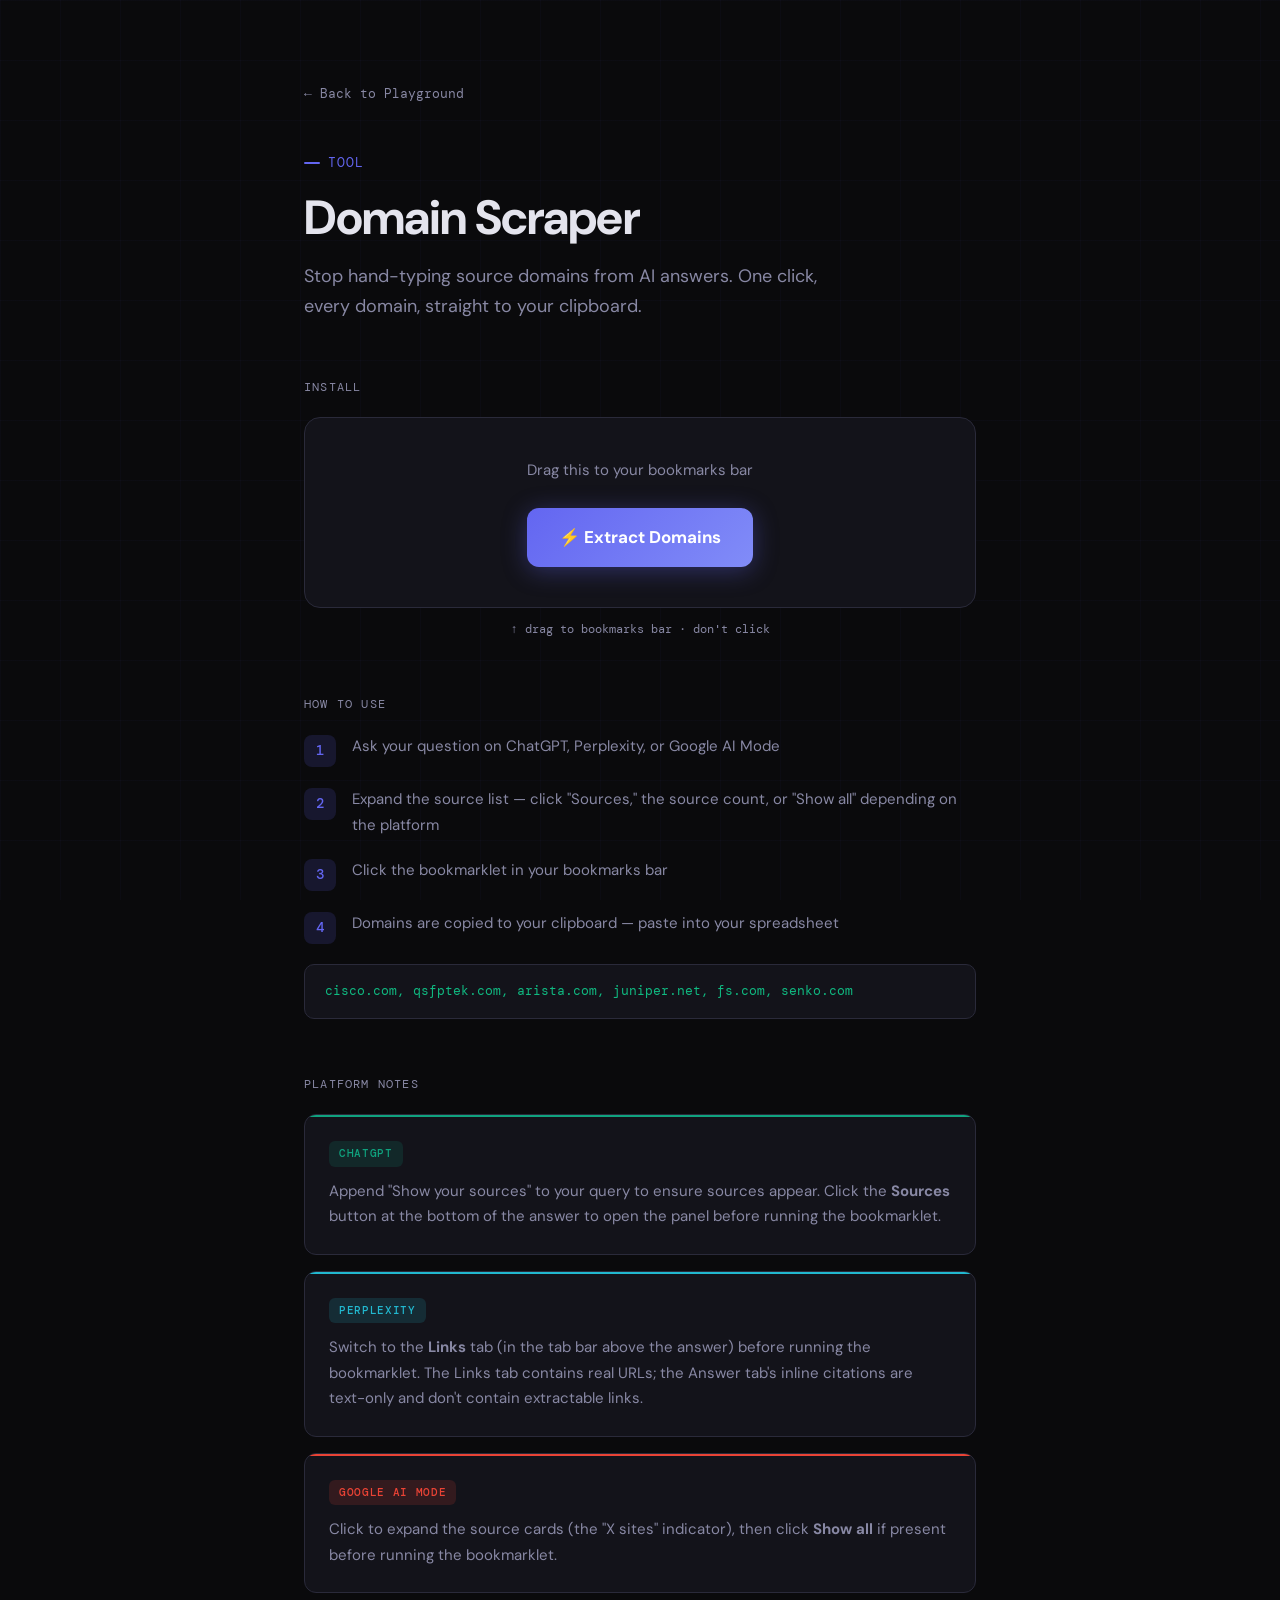
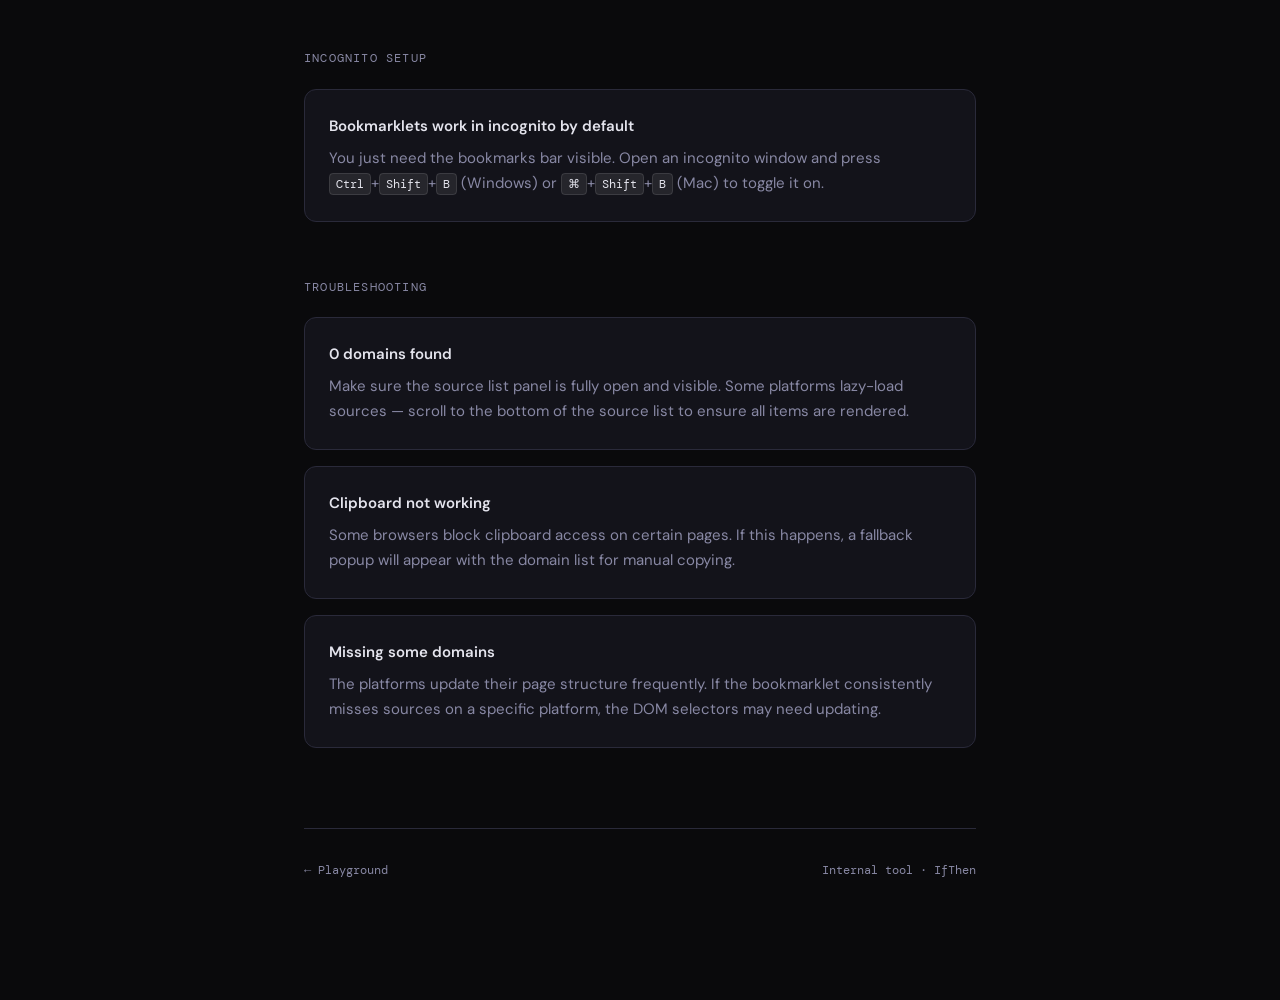
<file: domain-scraper/index.html>
<!DOCTYPE html>
<html lang="en">
<head>
    <meta charset="UTF-8">
    <meta name="viewport" content="width=device-width, initial-scale=1.0">
    <link rel="icon" type="image/svg+xml" href="/playground/favicon.svg">
    <title>Domain Scraper — Playground</title>
    <link rel="preconnect" href="https://fonts.googleapis.com">
    <link rel="preconnect" href="https://fonts.gstatic.com" crossorigin>
    <link href="https://fonts.googleapis.com/css2?family=DM+Mono:ital,wght@0,300;0,400;0,500;1,400&family=DM+Sans:ital,opsz,wght@0,9..40,300;0,9..40,400;0,9..40,500;0,9..40,600;0,9..40,700;1,9..40,400&display=swap" rel="stylesheet">
    <link rel="stylesheet" href="../tokens.css">
    <style>
        /* Page-specific tokens */
        :root {
            --green: #10b981;
            --green-glow: rgba(16, 185, 129, 0.15);
            --chatgpt: #10a37f;
            --perplexity: #22b8cf;
            --google: #ea4335;
        }

        body::before {
            content: '';
            position: fixed;
            inset: 0;
            background-image:
                linear-gradient(rgba(99, 102, 241, 0.03) 1px, transparent 1px),
                linear-gradient(90deg, rgba(99, 102, 241, 0.03) 1px, transparent 1px);
            background-size: 60px 60px;
            pointer-events: none;
            z-index: 0;
        }

        .container {
            position: relative;
            z-index: 1;
            max-width: 720px;
            margin: 0 auto;
            padding: 80px 24px 120px;
        }

        /* Back link */
        .back {
            font-family: var(--mono);
            font-size: 13px;
            color: var(--text-muted);
            text-decoration: none;
            display: inline-flex;
            align-items: center;
            gap: 6px;
            margin-bottom: 48px;
            transition: color 0.2s;
        }
        .back:hover { color: var(--accent); }

        /* Header */
        header { margin-bottom: 56px; }

        .eyebrow {
            font-family: var(--mono);
            font-size: 13px;
            color: var(--accent);
            letter-spacing: 0.08em;
            text-transform: uppercase;
            margin-bottom: 16px;
            display: flex;
            align-items: center;
            gap: 8px;
        }
        .eyebrow::before {
            content: '';
            display: inline-block;
            width: 16px;
            height: 2px;
            background: var(--accent);
            border-radius: 1px;
        }

        h1 {
            font-family: var(--sans);
            font-size: clamp(32px, 5vw, 48px);
            font-weight: 700;
            line-height: 1.15;
            letter-spacing: -0.02em;
            margin-bottom: 16px;
        }

        .subtitle {
            font-size: 18px;
            color: var(--text-muted);
            max-width: 560px;
            line-height: 1.7;
        }

        /* Sections */
        section { margin-bottom: 56px; }

        .section-label {
            font-family: var(--mono);
            font-size: 12px;
            color: var(--text-muted);
            text-transform: uppercase;
            letter-spacing: 0.1em;
            margin-bottom: 20px;
        }

        h2 {
            font-size: 22px;
            font-weight: 600;
            margin-bottom: 16px;
        }

        p { margin-bottom: 14px; color: var(--text-muted); font-size: 15px; line-height: 1.7; }
        p:last-child { margin-bottom: 0; }

        /* Install zone */
        .install-zone {
            background: var(--surface);
            border: 1px solid var(--border);
            border-radius: 16px;
            padding: 40px;
            text-align: center;
            margin-bottom: 12px;
        }

        .install-zone p {
            color: var(--text-muted);
            font-size: 15px;
            margin-bottom: 24px;
        }

        .bookmarklet-link {
            display: inline-flex;
            align-items: center;
            gap: 10px;
            background: linear-gradient(135deg, var(--accent), #818cf8);
            color: #fff;
            font-family: var(--sans);
            font-size: 17px;
            font-weight: 700;
            padding: 16px 32px;
            border-radius: 12px;
            text-decoration: none;
            cursor: grab;
            user-select: none;
            transition: all 0.25s ease;
            box-shadow: 0 4px 24px rgba(99, 102, 241, 0.35);
        }
        .bookmarklet-link:hover {
            transform: translateY(-2px) scale(1.03);
            box-shadow: 0 8px 32px rgba(99, 102, 241, 0.5);
        }
        .bookmarklet-link:active {
            cursor: grabbing;
            transform: scale(0.98);
        }

        .drag-hint {
            font-family: var(--mono);
            font-size: 12px;
            color: var(--text-muted);
            text-align: center;
            margin-top: 12px;
        }

        /* Steps */
        .steps {
            list-style: none;
            counter-reset: step;
        }
        .steps li {
            counter-increment: step;
            display: flex;
            gap: 16px;
            align-items: flex-start;
            margin-bottom: 20px;
            font-size: 15px;
            color: var(--text-muted);
            line-height: 1.7;
        }
        .steps li::before {
            content: counter(step);
            display: flex;
            align-items: center;
            justify-content: center;
            min-width: 32px;
            height: 32px;
            border-radius: 8px;
            background: var(--accent-glow);
            color: var(--accent);
            font-family: var(--mono);
            font-size: 14px;
            font-weight: 500;
            flex-shrink: 0;
            margin-top: 1px;
        }

        /* Output example */
        .output-example {
            background: var(--surface);
            border: 1px solid var(--border);
            border-radius: 10px;
            padding: 16px 20px;
            font-family: var(--mono);
            font-size: 13px;
            color: var(--green);
            overflow-x: auto;
            margin-top: 16px;
        }

        /* Platform cards */
        .platform-cards {
            display: grid;
            gap: 16px;
        }

        .platform-card {
            background: var(--surface);
            border: 1px solid var(--border);
            border-radius: 12px;
            padding: 24px;
            position: relative;
            overflow: hidden;
        }
        .platform-card::before {
            content: '';
            position: absolute;
            top: 0;
            left: 0;
            right: 0;
            height: 2px;
        }
        .platform-card.chatgpt::before { background: var(--chatgpt); }
        .platform-card.perplexity::before { background: var(--perplexity); }
        .platform-card.google::before { background: var(--google); }

        .platform-tag {
            font-family: var(--mono);
            font-size: 11px;
            font-weight: 500;
            text-transform: uppercase;
            letter-spacing: 0.06em;
            padding: 4px 10px;
            border-radius: 6px;
            display: inline-block;
            margin-bottom: 12px;
        }
        .chatgpt .platform-tag { background: rgba(16, 163, 127, 0.15); color: var(--chatgpt); }
        .perplexity .platform-tag { background: rgba(34, 184, 207, 0.15); color: var(--perplexity); }
        .google .platform-tag { background: rgba(234, 67, 53, 0.15); color: var(--google); }

        .platform-card p { margin-bottom: 0; }

        /* Incognito & Troubleshooting */
        .info-box {
            background: var(--surface);
            border: 1px solid var(--border);
            border-radius: 12px;
            padding: 24px;
            margin-bottom: 16px;
        }
        .info-box h3 {
            font-size: 15px;
            font-weight: 600;
            margin-bottom: 8px;
            color: var(--text);
        }
        .info-box p { margin-bottom: 0; }

        kbd {
            font-family: var(--mono);
            font-size: 12px;
            background: rgba(255, 255, 255, 0.08);
            border: 1px solid rgba(255, 255, 255, 0.1);
            border-radius: 4px;
            padding: 2px 6px;
            color: var(--text);
        }

        /* Footer */
        footer {
            margin-top: 80px;
            padding-top: 32px;
            border-top: 1px solid var(--border);
            font-family: var(--mono);
            font-size: 12px;
            color: var(--text-muted);
            display: flex;
            justify-content: space-between;
            align-items: center;
        }
        footer a {
            color: var(--text-muted);
            text-decoration: none;
            transition: color 0.2s;
        }
        footer a:hover { color: var(--accent); }

        /* Responsive */
        @media (max-width: 480px) {
            .container { padding: 48px 16px 80px; }
            header { margin-bottom: 40px; }
            .install-zone { padding: 28px 20px; }
            .bookmarklet-link { font-size: 15px; padding: 14px 24px; }
            footer { flex-direction: column; gap: 8px; text-align: center; }
        }
    </style>
</head>
<body>
    <div class="container">
        <a href="../" class="back">&larr; Back to Playground</a>

        <header>
            <div class="eyebrow">Tool</div>
            <h1>Domain Scraper</h1>
            <p class="subtitle">
                Stop hand-typing source domains from AI answers. One click, every domain, straight to your clipboard.
            </p>
        </header>

        <!-- Install -->
        <section>
            <div class="section-label">Install</div>
            <div class="install-zone">
                <p>Drag this to your bookmarks bar</p>
                <a class="bookmarklet-link"
                   href="javascript:void(function(){var h=window.location.hostname,p=null;if(h.includes('chatgpt.com')||h.includes('chat.openai.com'))p='chatgpt';else if(h.includes('perplexity'))p='perplexity';else if(h.includes('google.com'))p='google';if(!p){alert('Domain Scraper: Not on ChatGPT, Perplexity, or Google AI Mode.');return}var int=['chatgpt.com','chat.openai.com','openai.com','perplexity.ai','google.com','accounts.google.com','support.google.com','policies.google.com','play.google.com','maps.google.com','mail.google.com','drive.google.com','docs.google.com'];function isInt(d){for(var i=0;i<int.length;i++)if(d===int[i])return true;if(/^google\.co(\.[a-z]+)?$/i.test(d))return true;if(/^www\.google\./i.test(d))return true;return false}function uw(u){if(u.includes('google.com/url')){var m=u.match(/[?%26](?:url|q)=([^%26]+)/);if(m)return decodeURIComponent(m[1])}return u}function ed(u){try{u=uw(u);var o=new URL(u);if(o.protocol!=='http:'%26%26o.protocol!=='https:')return null;var d=o.hostname.replace(/^www\./,'');return isInt(d)?null:d}catch(e){return null}}function cel(hrefs){var c=0;for(var i=0;i<hrefs.length;i++){if(ed(hrefs[i]))c++}return c}function fl(){var lk=[];if(p==='chatgpt'){document.querySelectorAll('button[aria-label=Close]').forEach(function(btn){var el=btn;while(el%26%26el.tagName!=='SECTION')el=el.parentElement;if(el%26%26el.tagName==='SECTION')el.querySelectorAll('a[href]').forEach(function(a){lk.push(a.href)})});document.querySelectorAll('[data-testid=webpage-citation-pill] a[href]').forEach(function(a){lk.push(a.href)});if(cel(lk)>=2)return lk}if(p==='perplexity'){var mn=document.querySelector('main');if(mn)mn.querySelectorAll('a[href]').forEach(function(a){lk.push(a.href)});if(cel(lk)>=2)return lk}var sc=document.querySelectorAll('[class*=source],[class*=Source],[class*=citation],[class*=Citation],[data-testid*=source],[data-testid*=citation]');sc.forEach(function(el){el.querySelectorAll('a[href]').forEach(function(a){lk.push(a.href)})});if(cel(lk)>=2)return lk;['[role=dialog]','[role=complementary]','[class*=drawer]','[class*=panel]','[class*=sidebar]','[class*=modal]','[class*=overlay]'].forEach(function(s){document.querySelectorAll(s).forEach(function(el){var an=el.querySelectorAll('a[href]');if(an.length>=2)an.forEach(function(a){lk.push(a.href)})})});if(cel(lk)>=2)return lk;if(p==='perplexity')document.querySelectorAll('[class*=ref],[class*=web-result],[class*=search-result],[class*=result]').forEach(function(el){el.querySelectorAll('a[href]').forEach(function(a){lk.push(a.href)})});if(p==='google'){document.querySelectorAll('cite').forEach(function(el){var pr=el.closest('a[href]')||el.parentElement;if(pr){if(pr.querySelectorAll)pr.querySelectorAll('a[href]').forEach(function(a){lk.push(a.href)});if(pr.href)lk.push(pr.href)}});document.querySelectorAll('a[data-ved][href]').forEach(function(a){lk.push(a.href)});document.querySelectorAll('img[src*=favicon],img[src*=s2/favicons]').forEach(function(img){var c=img.closest('div')||img.parentElement;if(c)c.querySelectorAll('a[href]').forEach(function(a){lk.push(a.href)})})}if(cel(lk)>=2)return lk;['article','main','[class*=response]','[class*=answer]','[class*=prose]','[class*=markdown]','[class*=conversation]','[class*=message]','[class*=result]','[class*=content]'].forEach(function(s){document.querySelectorAll(s).forEach(function(el){el.querySelectorAll('a[href]').forEach(function(a){lk.push(a.href)})})});return lk}var rl=fl(),sn={},dm=[];rl.forEach(function(u){var d=ed(u);if(d%26%26!sn[d]){sn[d]=true;dm.push(d)}});if(!dm.length){alert('Domain Scraper: No source domains found.\n\nMake sure the source list is expanded/open before clicking this bookmarklet.');return}var rs=dm.join(', ');function sn2(c){var el=document.createElement('div');el.textContent='\u2713 '+c+' domain'+(c===1?'':'s')+' copied!';el.style.cssText='position:fixed;top:16px;right:16px;z-index:999999;background:%2310b981;color:%23fff;font-family:-apple-system,BlinkMacSystemFont,sans-serif;font-size:15px;font-weight:700;padding:12px 20px;border-radius:10px;box-shadow:0 4px 20px rgba(0,0,0,0.3);transition:opacity 0.4s;opacity:1';document.body.appendChild(el);setTimeout(function(){el.style.opacity='0'},2000);setTimeout(function(){el.remove()},2500)}try{navigator.clipboard.writeText(rs).then(function(){sn2(dm.length)}).catch(function(){window.prompt('Domain Scraper — copy these:',rs)})}catch(e){window.prompt('Domain Scraper — copy these:',rs)}}())"
                   onclick="alert('Drag this to your bookmarks bar!'); return false;">
                    &#x26A1; Extract Domains
                </a>
            </div>
            <div class="drag-hint">&uarr; drag to bookmarks bar &middot; don't click</div>
        </section>

        <!-- How to use -->
        <section>
            <div class="section-label">How to use</div>
            <ol class="steps">
                <li>Ask your question on ChatGPT, Perplexity, or Google AI Mode</li>
                <li>Expand the source list — click "Sources," the source count, or "Show all" depending on the platform</li>
                <li>Click the bookmarklet in your bookmarks bar</li>
                <li>Domains are copied to your clipboard — paste into your spreadsheet</li>
            </ol>
            <div class="output-example">cisco.com, qsfptek.com, arista.com, juniper.net, fs.com, senko.com</div>
        </section>

        <!-- Platform notes -->
        <section>
            <div class="section-label">Platform notes</div>
            <div class="platform-cards">
                <div class="platform-card chatgpt">
                    <span class="platform-tag">ChatGPT</span>
                    <p>Append "Show your sources" to your query to ensure sources appear. Click the <strong>Sources</strong> button at the bottom of the answer to open the panel before running the bookmarklet.</p>
                </div>
                <div class="platform-card perplexity">
                    <span class="platform-tag">Perplexity</span>
                    <p>Switch to the <strong>Links</strong> tab (in the tab bar above the answer) before running the bookmarklet. The Links tab contains real URLs; the Answer tab's inline citations are text-only and don't contain extractable links.</p>
                </div>
                <div class="platform-card google">
                    <span class="platform-tag">Google AI Mode</span>
                    <p>Click to expand the source cards (the "X sites" indicator), then click <strong>Show all</strong> if present before running the bookmarklet.</p>
                </div>
            </div>
        </section>

        <!-- Incognito -->
        <section>
            <div class="section-label">Incognito setup</div>
            <div class="info-box">
                <h3>Bookmarklets work in incognito by default</h3>
                <p>You just need the bookmarks bar visible. Open an incognito window and press <kbd>Ctrl</kbd>+<kbd>Shift</kbd>+<kbd>B</kbd> (Windows) or <kbd>&#x2318;</kbd>+<kbd>Shift</kbd>+<kbd>B</kbd> (Mac) to toggle it on.</p>
            </div>
        </section>

        <!-- Troubleshooting -->
        <section>
            <div class="section-label">Troubleshooting</div>
            <div class="info-box">
                <h3>0 domains found</h3>
                <p>Make sure the source list panel is fully open and visible. Some platforms lazy-load sources — scroll to the bottom of the source list to ensure all items are rendered.</p>
            </div>
            <div class="info-box">
                <h3>Clipboard not working</h3>
                <p>Some browsers block clipboard access on certain pages. If this happens, a fallback popup will appear with the domain list for manual copying.</p>
            </div>
            <div class="info-box">
                <h3>Missing some domains</h3>
                <p>The platforms update their page structure frequently. If the bookmarklet consistently misses sources on a specific platform, the DOM selectors may need updating.</p>
            </div>
        </section>

        <footer>
            <a href="../">&larr; Playground</a>
            <span>Internal tool &middot; IfThen</span>
        </footer>
    </div>
</body>
</html>
</file>
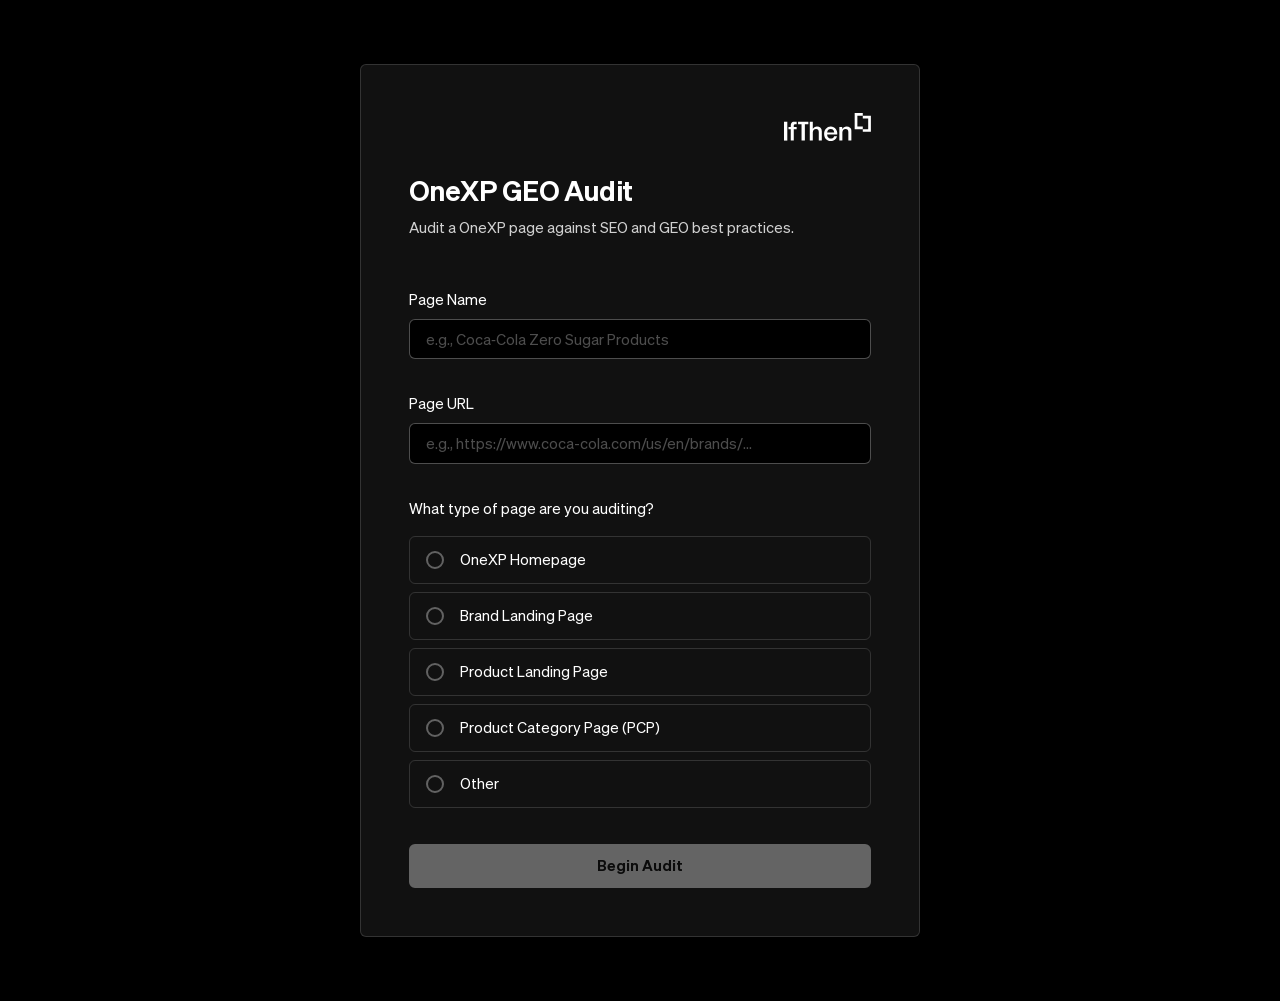
<file: geo-audit/index.html>
<!DOCTYPE html>
<html lang="en">
<head>
  <meta charset="UTF-8">
  <meta name="viewport" content="width=device-width, initial-scale=1.0">
  <title>OneXP GEO Audit Tool — IfThen</title>
  <link rel="preload" href="assets/fonts/Sohne-Buch.woff2" as="font" type="font/woff2" crossorigin>
  <link rel="stylesheet" href="style.css">
</head>
<body>

  <!-- ═══════════════════════════════════════════════════════════════════════ -->
  <!-- STATE 1: Welcome Screen                                                 -->
  <!-- ═══════════════════════════════════════════════════════════════════════ -->
  <div id="welcome-screen" class="view">
    <div class="welcome-card">

      <div class="welcome-header">
        <img src="assets/logo.svg" alt="IfThen" class="welcome-logo">
      </div>

      <h1 class="welcome-title">OneXP GEO Audit</h1>
      <p class="welcome-subtitle">
        Audit a OneXP page against SEO and GEO best practices.
      </p>

      <!-- Page Name input -->
      <div class="form-group">
        <label for="page-name">Page Name</label>
        <input
          type="text"
          id="page-name"
          placeholder="e.g., Coca‑Cola Zero Sugar Products"
          autocomplete="off"
        >
      </div>

      <!-- Page URL input -->
      <div class="form-group">
        <label for="page-url">Page URL</label>
        <input
          type="url"
          id="page-url"
          placeholder="e.g., https://www.coca-cola.com/us/en/brands/..."
          autocomplete="off"
        >
      </div>

      <!-- Page Type selector — rendered as styled cards by script.js -->
      <fieldset class="form-group page-type-fieldset">
        <legend>What type of page are you auditing?</legend>
        <div class="page-type-options" id="page-type-options">
          <!-- JS renders a <label class="page-type-card"> for each page type -->
        </div>
      </fieldset>

      <!-- PLP sub-type follow-up question — animated in/out by script.js -->
      <div id="plp-subtype-question" class="plp-subtype-question" aria-hidden="true">
        <fieldset class="form-group page-type-fieldset">
          <legend>Which best describes your Product Landing Page (PLP)?</legend>
          <div class="page-type-options" id="plp-subtype-options">
            <!-- JS renders sub-type option cards -->
          </div>
        </fieldset>
      </div>

      <!-- Begin button — disabled until all three inputs are filled -->
      <button id="begin-audit-btn" class="btn btn-primary" disabled>
        Begin Audit
      </button>

    </div>
  </div>


  <!-- ═══════════════════════════════════════════════════════════════════════ -->
  <!-- STATE 2: Audit Flow                                                     -->
  <!-- ═══════════════════════════════════════════════════════════════════════ -->
  <div id="audit-flow" class="view hidden">

    <!-- Skip to main content (accessibility) -->
    <a href="#audit-content" class="skip-link">Skip to main content</a>

    <!-- HEADER -->
    <header class="audit-header" id="audit-header">
      <div class="header-content">
        <span class="header-tool-label">OneXP GEO Audit</span>
        <div class="header-center">
          <h1 class="header-page-name" id="header-page-name"><!-- JS fills --></h1>
          <a
            class="header-page-url ext-link"
            id="header-page-url"
            href="#"
            target="_blank"
            rel="noopener noreferrer"
          ><!-- JS fills --></a>
        </div>
        <img src="assets/logo.svg" alt="IfThen" class="header-logo">
      </div>
      <div
        class="progress-bar-track"
        role="progressbar"
        aria-valuenow="0"
        aria-valuemin="0"
        aria-valuemax="100"
        aria-label="Audit progress"
        id="progress-bar-track"
      >
        <div class="progress-bar-fill" id="progress-bar-fill"></div>
      </div>
    </header>

    <!-- THREE-COLUMN LAYOUT -->
    <div class="audit-layout">

      <!-- LEFT COLUMN: Audit Outline (desktop only) -->
      <nav class="audit-outline" id="audit-outline" aria-label="Audit sections">
        <!-- JS renders a <ul> of section buttons with completion indicators -->
      </nav>

      <!-- CENTER COLUMN: Section Content -->
      <main class="audit-content" id="audit-content" tabindex="-1">
        <!-- JS renders: part label, section heading (<h2>), body copy -->
      </main>

      <!-- RIGHT COLUMN: Checklist -->
      <aside class="audit-checklist" id="audit-checklist" aria-label="Section checklist">
        <!-- JS renders: "Checklist" <h3> + checkbox list, or Part 3 info panel -->
      </aside>

    </div>

    <!-- NAVIGATION BUTTONS -->
    <div class="audit-nav" id="audit-nav">
      <button id="btn-prev" class="btn btn-ghost">&#8592; Previous Section</button>
      <button id="btn-next" class="btn btn-ghost">Next Section &#8594;</button>
    </div>

    <!-- EXPORT AREA — superseded by summary screen; kept for legacy wiring -->
    <div class="export-area hidden" id="export-area">
      <p class="export-message">You've completed the audit. Export your results as a PDF report.</p>
      <button id="btn-export" class="btn btn-primary">Export Audit Report</button>
    </div>

    <!-- SUMMARY SCREEN — shown after completing all audit sections -->
    <div id="summary-screen" class="summary-screen hidden">
      <div class="summary-inner">

        <!-- Overall Score -->
        <div class="summary-score-hero" id="summary-score-hero">
          <!-- JS renders: score circle, label, points -->
        </div>

        <!-- Per-Section Breakdown -->
        <div class="summary-sections" id="summary-sections">
          <h2 class="summary-section-title">Score Breakdown</h2>
          <!-- JS renders: section score rows with bars -->
        </div>

        <!-- Section Notes — hidden when the user hasn't entered any notes -->
        <div class="summary-notes hidden" id="summary-notes">
          <!-- JS renders: "Notes" heading + per-section note blocks -->
        </div>

        <!-- Prioritized Fix List -->
        <div class="summary-fixes" id="summary-fixes">
          <!-- JS renders: grouped unchecked items by tier -->
        </div>

        <!-- Export -->
        <div class="summary-export">
          <button id="btn-summary-export" class="btn btn-primary">Export Audit Report</button>
        </div>

      </div>
    </div>

  </div><!-- /#audit-flow -->


  <!-- PDF print view — hidden on screen, shown only via @media print -->
  <div id="pdf-view" aria-hidden="true"></div>

  <!-- Scripts — load order is critical -->
  <script src="content.js"></script>
  <script src="script.js"></script>

</body>
</html>
</file>
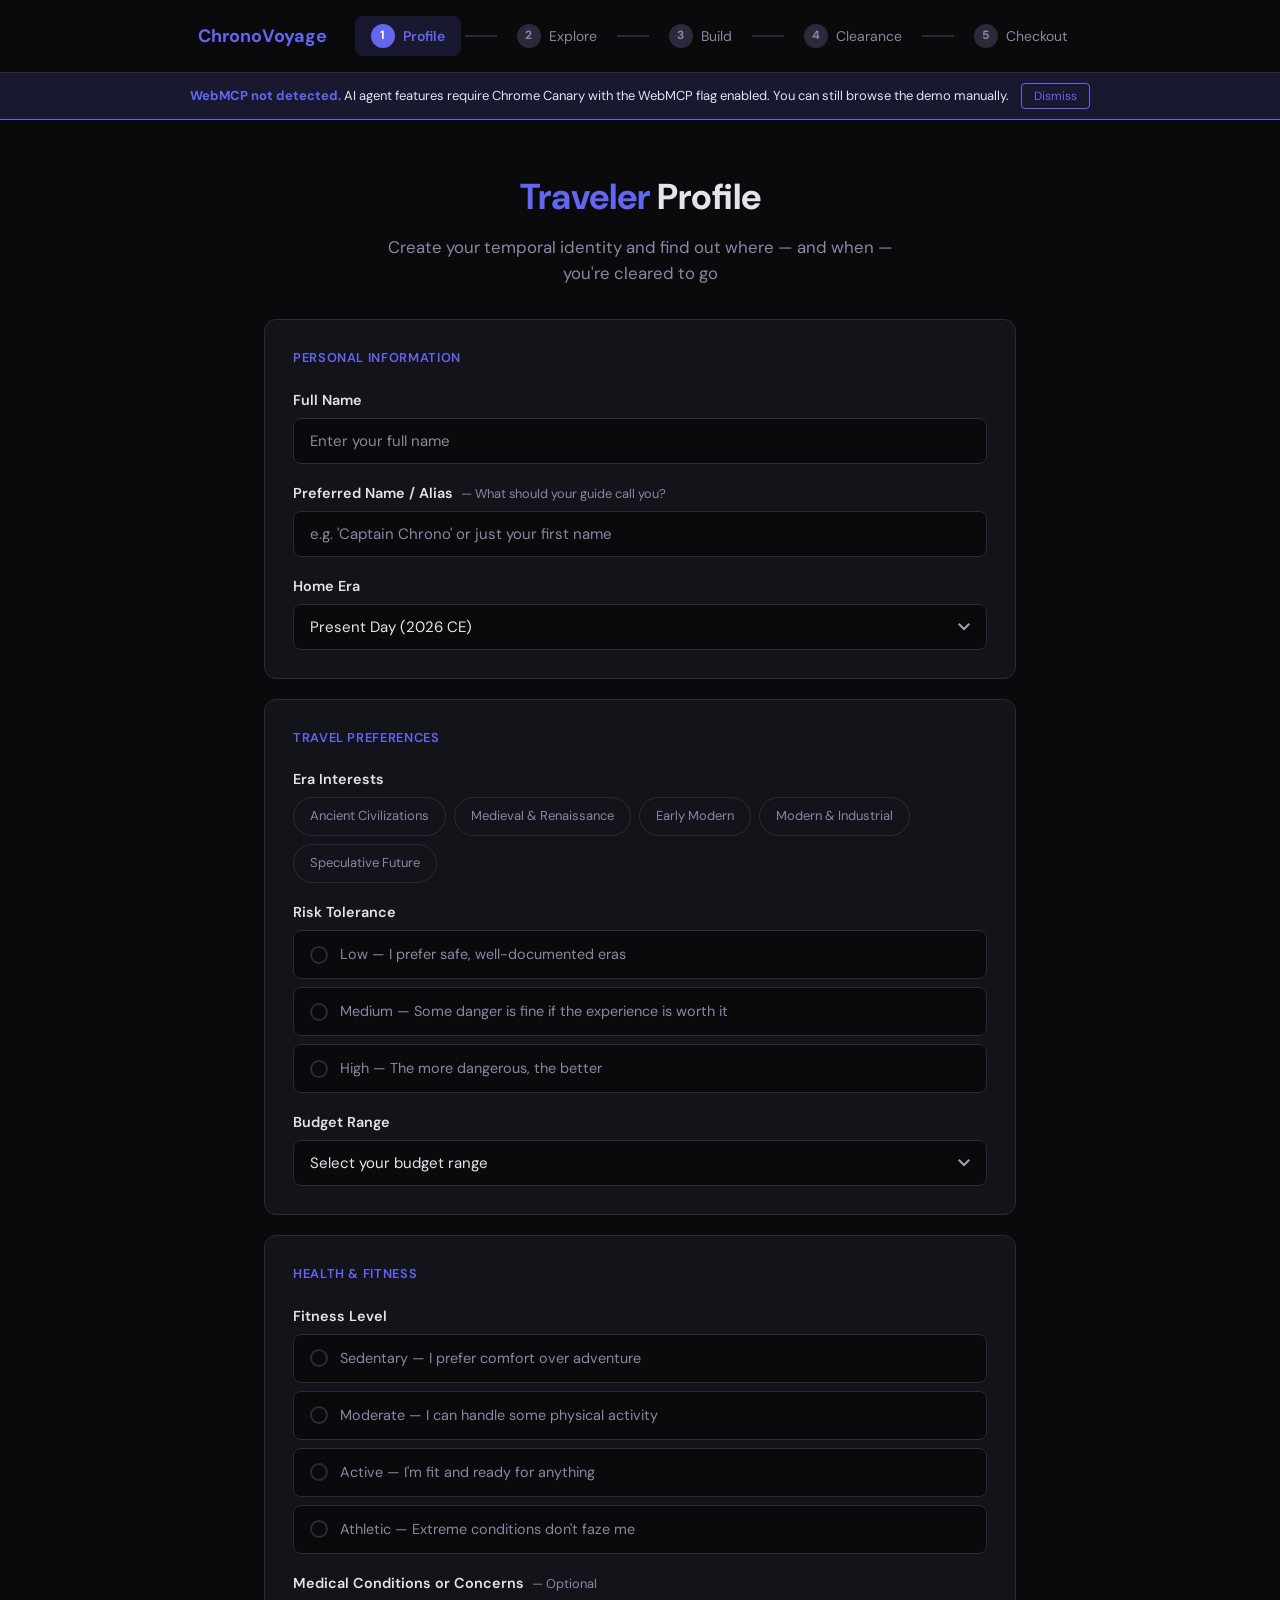
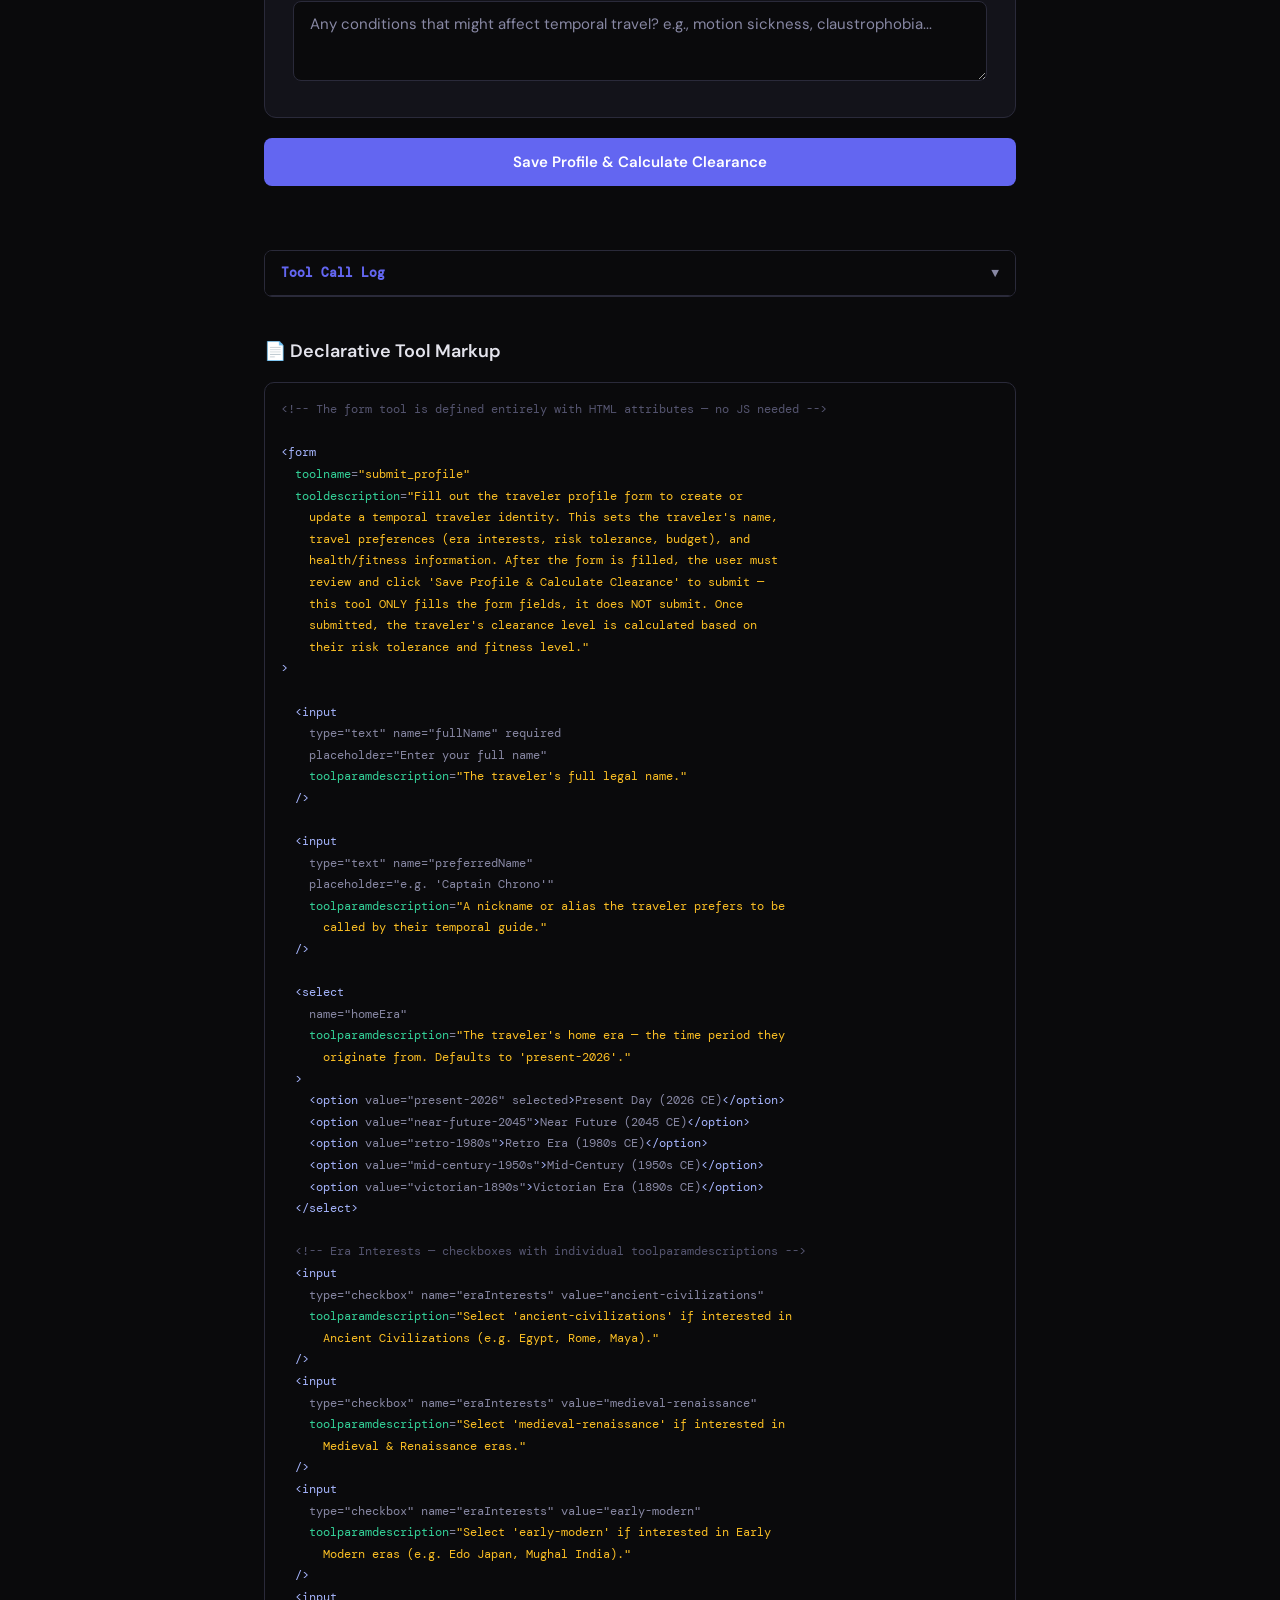
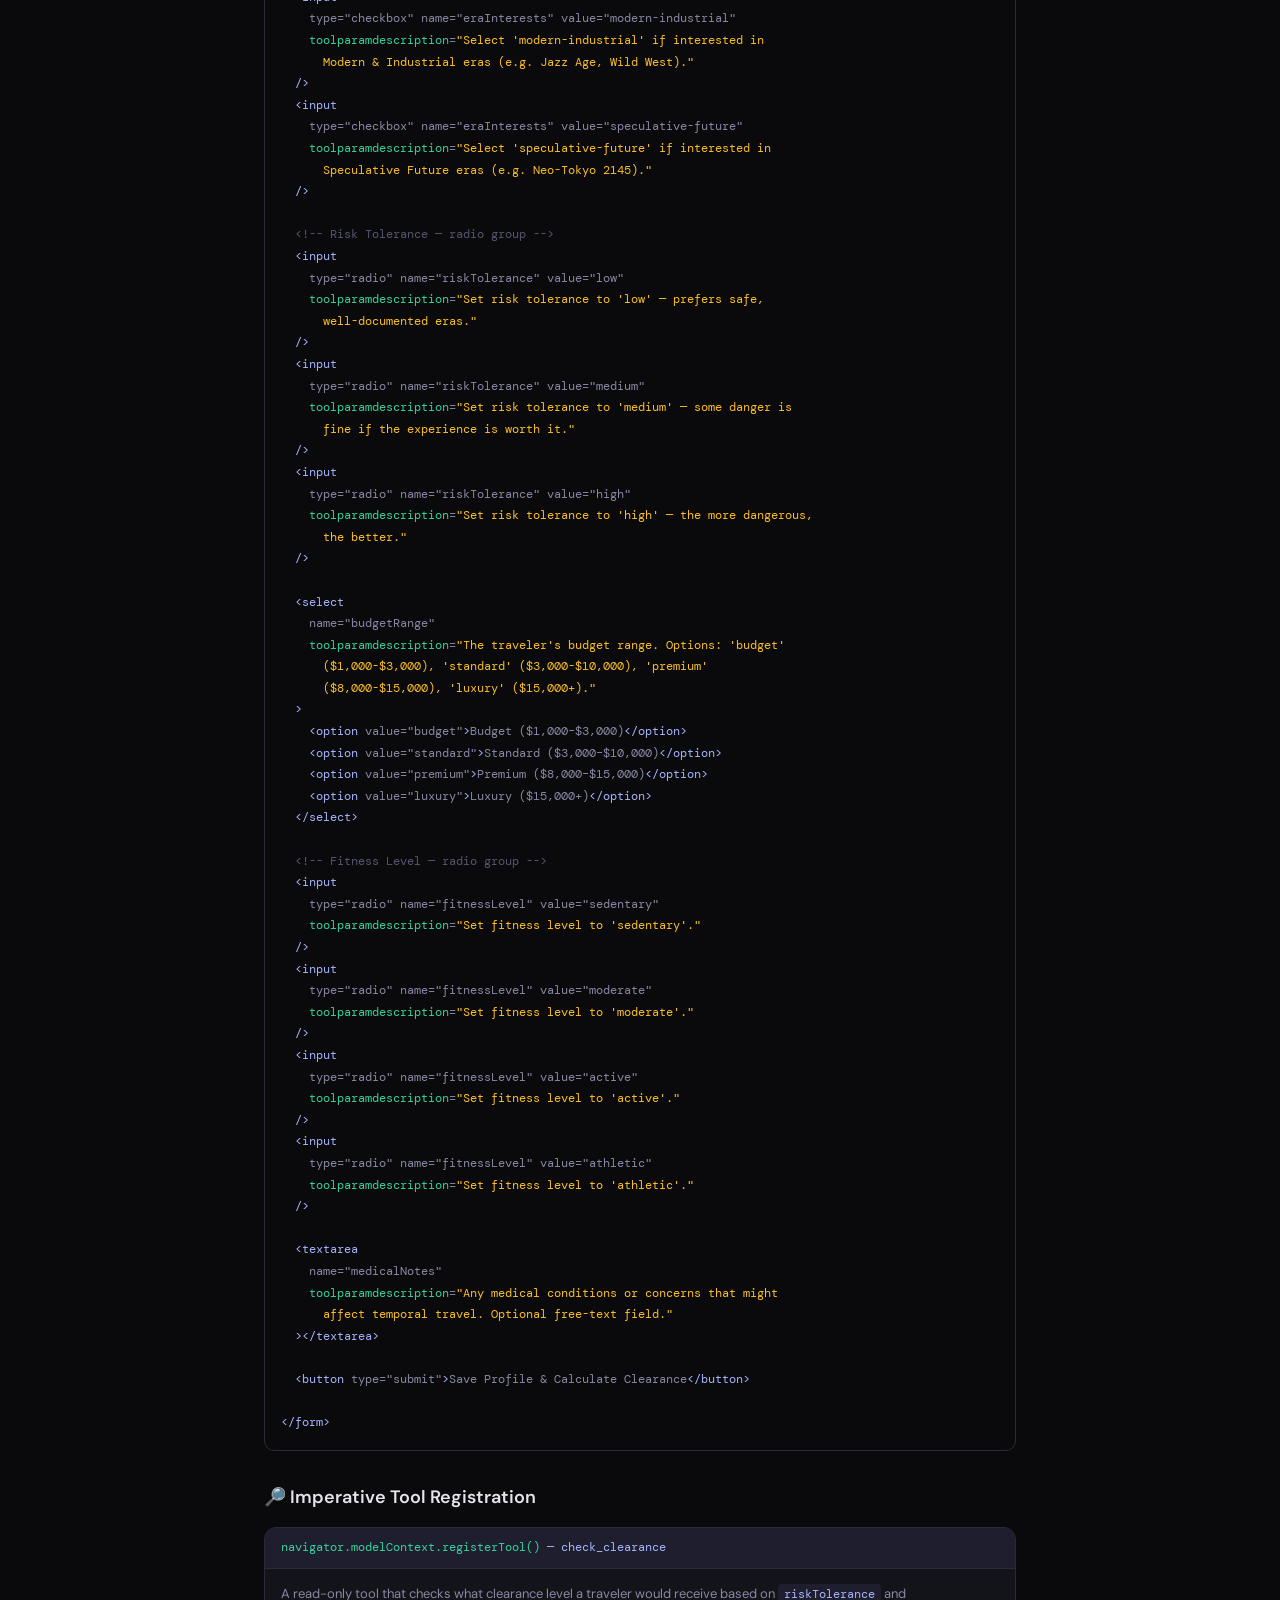
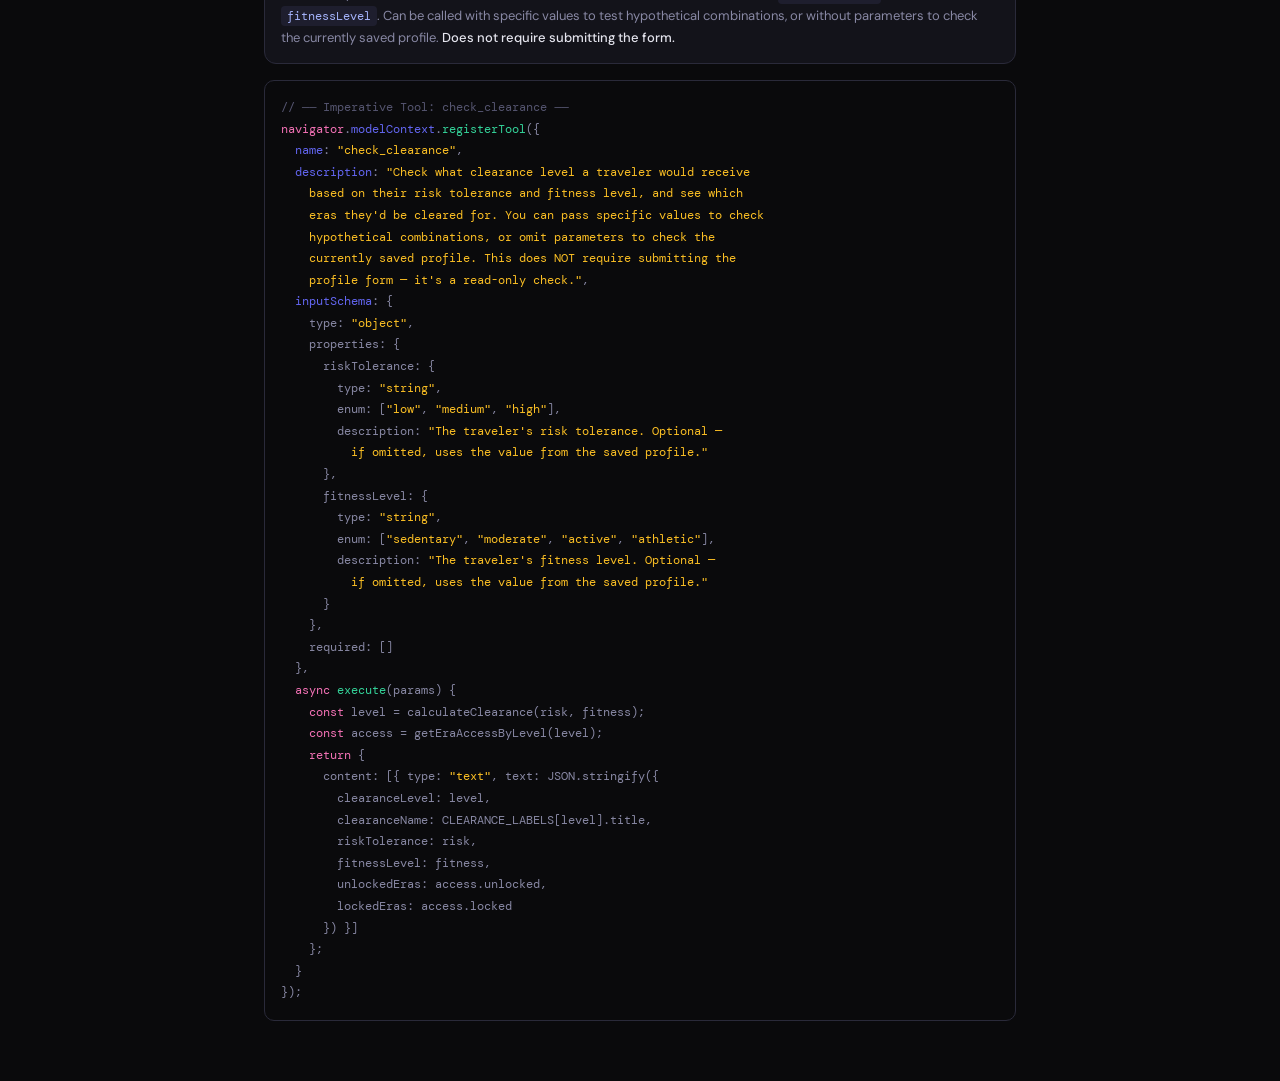
<file: time-travel/index.html>
<!DOCTYPE html>
<html lang="en">
<head>
  <meta charset="UTF-8" />
  <meta name="viewport" content="width=device-width, initial-scale=1.0" />
  <link rel="icon" type="image/svg+xml" href="/playground/favicon.svg">
  <title>Traveler Profile — ChronoVoyage</title>

  <!-- Google Fonts: DM Sans (body) + DM Mono (code/logs) -->
  <link rel="preconnect" href="https://fonts.googleapis.com" />
  <link rel="preconnect" href="https://fonts.gstatic.com" crossorigin />
  <link
    href="https://fonts.googleapis.com/css2?family=DM+Mono:wght@400;500&family=DM+Sans:wght@400;500;600;700&display=swap"
    rel="stylesheet"
  />
  <link rel="stylesheet" href="../tokens.css">

  <style>
    /* ================================================================
       PAGE HEADER
       ================================================================ */
    .page-header {
      text-align: center;
      padding: 48px 24px 32px;
    }
    .page-header h1 {
      font-size: 2.25rem;
      font-weight: 700;
      color: var(--text);
      margin-bottom: 8px;
    }
    .page-header h1 span {
      color: var(--accent);
    }
    .page-header p {
      color: var(--text-muted);
      font-size: 1.05rem;
      max-width: 540px;
      margin: 0 auto;
    }

    /* ================================================================
       FORM LAYOUT
       ================================================================ */
    .profile-container {
      max-width: 800px;
      margin: 0 auto;
      padding: 0 24px 40px;
    }

    #profile-form {
      scroll-margin-top: 80px;
    }

    .form-section {
      background: var(--surface);
      border: 1px solid var(--border);
      border-radius: 12px;
      padding: 28px;
      margin-bottom: 20px;
    }

    .form-section-title {
      font-size: 0.8rem;
      font-weight: 600;
      color: var(--accent);
      text-transform: uppercase;
      letter-spacing: 0.05em;
      margin-bottom: 20px;
    }

    .form-group {
      margin-bottom: 18px;
    }
    .form-group:last-child {
      margin-bottom: 0;
    }

    .form-label {
      display: block;
      font-size: 0.9rem;
      font-weight: 600;
      color: var(--text);
      margin-bottom: 6px;
    }
    .form-hint {
      font-size: 0.8rem;
      color: var(--text-muted);
      font-weight: 400;
      margin-left: 4px;
    }

    .form-input,
    .form-select,
    .form-textarea {
      width: 100%;
      padding: 12px 16px;
      border-radius: 8px;
      border: 1px solid var(--border);
      background: var(--bg);
      color: var(--text);
      font-family: var(--sans);
      font-size: 15px;
      outline: none;
      transition: border-color 0.2s;
    }
    .form-input::placeholder,
    .form-textarea::placeholder { color: var(--text-muted); }
    .form-input:focus,
    .form-select:focus,
    .form-textarea:focus { border-color: var(--accent); }

    .form-select {
      cursor: pointer;
      appearance: none;
      -webkit-appearance: none;
      background-image: url("data:image/svg+xml,%3Csvg xmlns='http://www.w3.org/2000/svg' width='12' height='8' viewBox='0 0 12 8'%3E%3Cpath fill='%23a0a0b0' d='M1.41 0L6 4.58 10.59 0 12 1.41l-6 6-6-6z'/%3E%3C/svg%3E");
      background-repeat: no-repeat;
      background-position: right 16px center;
      padding-right: 40px;
    }

    .form-textarea {
      min-height: 80px;
      resize: vertical;
    }

    /* ================================================================
       ERA INTEREST PILLS (checkboxes styled as pills)
       ================================================================ */
    .pill-group {
      display: flex;
      flex-wrap: wrap;
      gap: 8px;
    }
    .pill-checkbox {
      display: none;
    }
    .pill-label {
      padding: 8px 16px;
      border-radius: 20px;
      border: 1px solid var(--border);
      background: transparent;
      color: var(--text-muted);
      font-family: var(--sans);
      font-size: 13px;
      cursor: pointer;
      transition: all 0.2s;
      user-select: none;
    }
    .pill-label:hover { background: var(--surface-hover); color: var(--text); }
    .pill-checkbox:checked + .pill-label {
      background: var(--accent-glow);
      border-color: var(--accent);
      color: var(--accent);
      font-weight: 600;
    }

    /* ================================================================
       RADIO GROUP (styled cards for risk / fitness)
       ================================================================ */
    .radio-group {
      display: flex;
      flex-direction: column;
      gap: 8px;
    }
    .radio-option {
      display: none;
    }
    .radio-label {
      display: flex;
      align-items: center;
      gap: 12px;
      padding: 12px 16px;
      border-radius: 8px;
      border: 1px solid var(--border);
      background: var(--bg);
      color: var(--text-muted);
      font-size: 0.9rem;
      cursor: pointer;
      transition: all 0.2s;
    }
    .radio-label::before {
      content: '';
      width: 18px;
      height: 18px;
      border-radius: 50%;
      border: 2px solid var(--border);
      background: transparent;
      flex-shrink: 0;
      transition: all 0.2s;
      box-sizing: border-box;
    }
    .radio-label:hover { border-color: var(--accent); color: var(--text); }
    .radio-label:hover::before { border-color: var(--accent); }
    .radio-option:checked + .radio-label {
      border-color: var(--accent);
      background: var(--accent-soft);
      color: var(--text);
      font-weight: 500;
    }
    .radio-option:checked + .radio-label::before {
      border-color: var(--accent);
      background: var(--accent);
      box-shadow: inset 0 0 0 3px var(--bg);
    }

    /* ================================================================
       SUBMIT BUTTON
       ================================================================ */
    .btn-primary {
      padding: 14px 32px;
      border-radius: 8px;
      border: none;
      background: var(--accent);
      color: #fff;
      font-family: var(--sans);
      font-size: 15px;
      font-weight: 600;
      cursor: pointer;
      transition: background 0.2s;
      width: 100%;
    }
    .btn-primary:hover { background: #7B73FF; }

    /* ================================================================
       CLEARANCE LEVEL PANEL
       ================================================================ */
    .clearance-panel {
      background: var(--surface);
      border: 1px solid var(--border);
      border-radius: 12px;
      padding: 28px;
      margin-top: 24px;
      display: none;
      scroll-margin-top: 80px;
    }
    .clearance-panel.visible {
      display: block;
    }

    .clearance-header {
      display: flex;
      align-items: center;
      gap: 16px;
      margin-bottom: 24px;
    }
    .clearance-level-badge {
      width: 64px;
      height: 64px;
      border-radius: 50%;
      display: flex;
      align-items: center;
      justify-content: center;
      font-size: 1.8rem;
      font-weight: 700;
      flex-shrink: 0;
    }
    .clearance-level-badge.level-1 {
      background: rgba(78, 203, 113, 0.15);
      color: #4ECB71;
      border: 2px solid #4ECB71;
    }
    .clearance-level-badge.level-2 {
      background: rgba(255, 184, 77, 0.15);
      color: #FFB84D;
      border: 2px solid #FFB84D;
    }
    .clearance-level-badge.level-3 {
      background: rgba(255, 107, 107, 0.15);
      color: #FF6B6B;
      border: 2px solid #FF6B6B;
    }

    .clearance-info h3 {
      font-size: 1.2rem;
      font-weight: 700;
      color: var(--text);
      margin-bottom: 4px;
    }
    .clearance-info p {
      font-size: 0.9rem;
      color: var(--text-muted);
    }

    .clearance-section-title {
      font-size: 0.8rem;
      font-weight: 600;
      color: var(--accent);
      text-transform: uppercase;
      letter-spacing: 0.05em;
      margin-bottom: 12px;
    }

    .era-access-list {
      display: grid;
      grid-template-columns: repeat(auto-fill, minmax(280px, 1fr));
      gap: 10px;
    }

    .era-access-item {
      display: flex;
      align-items: center;
      gap: 10px;
      padding: 10px 14px;
      border-radius: 8px;
      border: 1px solid var(--border);
      background: var(--bg);
      font-size: 0.85rem;
    }
    .era-access-item.unlocked {
      border-color: rgba(78, 203, 113, 0.3);
    }
    .era-access-item.locked {
      opacity: 0.5;
    }

    .era-access-icon {
      font-size: 1rem;
      flex-shrink: 0;
      width: 20px;
      text-align: center;
    }
    .era-access-item.unlocked .era-access-icon { color: #4ECB71; }
    .era-access-item.locked .era-access-icon { color: #FF6B6B; }

    .era-access-name {
      color: var(--text);
      font-weight: 500;
      flex: 1;
    }
    .era-access-item.locked .era-access-name {
      color: var(--text-muted);
    }

    .clearance-badge {
      font-size: 0.7rem;
      padding: 2px 8px;
      border-radius: 10px;
      font-weight: 600;
      flex-shrink: 0;
    }
    .clearance-1 { background: rgba(78, 203, 113, 0.15); color: #4ECB71; }
    .clearance-2 { background: rgba(255, 184, 77, 0.15); color: #FFB84D; }
    .clearance-3 { background: rgba(255, 107, 107, 0.15); color: #FF6B6B; }

    /* ================================================================
       PROFILE SUMMARY (State 2 — shown after form submission)
       ================================================================ */
    .profile-saved-view {
      display: none;
    }
    .profile-saved-view.visible {
      display: block;
    }

    .profile-summary {
      background: var(--surface);
      border: 1px solid var(--border);
      border-radius: 12px;
      padding: 28px;
      margin-top: 20px;
    }

    .profile-summary-title {
      font-size: 0.8rem;
      font-weight: 600;
      color: var(--accent);
      text-transform: uppercase;
      letter-spacing: 0.05em;
      margin-bottom: 16px;
    }

    .summary-grid {
      display: grid;
      grid-template-columns: 1fr 1fr;
      gap: 14px;
    }
    @media (max-width: 600px) {
      .summary-grid { grid-template-columns: 1fr; }
    }

    .summary-item {
      padding: 0;
    }
    .summary-label {
      font-size: 0.75rem;
      font-weight: 600;
      color: var(--text-muted);
      text-transform: uppercase;
      letter-spacing: 0.04em;
      margin-bottom: 4px;
    }
    .summary-value {
      font-size: 0.9rem;
      color: var(--text);
    }
    .summary-value .pill-display {
      display: inline-block;
      padding: 3px 10px;
      border-radius: 12px;
      background: var(--accent-soft);
      color: var(--accent);
      font-size: 0.8rem;
      font-weight: 500;
      margin-right: 4px;
      margin-bottom: 4px;
    }

    .btn-edit {
      padding: 14px 32px;
      border-radius: 8px;
      border: 1px solid var(--border);
      background: var(--surface);
      color: var(--text);
      font-family: var(--sans);
      font-size: 15px;
      font-weight: 600;
      cursor: pointer;
      transition: all 0.2s;
      width: 100%;
      margin-top: 20px;
    }
    .btn-edit:hover {
      border-color: var(--accent);
      background: var(--surface-hover);
      color: #fff;
    }

    /* ================================================================
       TOOL LOG AREA
       ================================================================ */
    .tool-log-area {
      max-width: 800px;
      margin: 0 auto;
      padding: 0 24px 40px;
    }

    /* ================================================================
       ANNOTATIONS / CODE REFERENCE
       ================================================================ */
    .annotations {
      max-width: 800px;
      margin: 0 auto;
      padding: 0 24px 60px;
    }

    .annotations h2 {
      font-size: 18px;
      font-weight: 600;
      margin-bottom: 16px;
    }

    .annotation-block {
      background: var(--surface);
      border: 1px solid var(--border);
      border-radius: 12px;
      margin-bottom: 16px;
      overflow: hidden;
    }

    .annotation-label {
      font-family: 'DM Mono', monospace;
      font-size: 12px;
      color: var(--tag-text);
      background: var(--tag-bg);
      padding: 10px 16px;
      border-bottom: 1px solid var(--border);
    }

    .annotation-label .fn { color: var(--success); }

    .annotation-desc {
      padding: 14px 16px;
      font-size: 13px;
      color: var(--text-muted);
      line-height: 1.7;
    }

    .annotation-desc code {
      font-family: 'DM Mono', monospace;
      font-size: 12px;
      background: var(--tag-bg);
      color: var(--tag-text);
      padding: 2px 6px;
      border-radius: 4px;
    }

    .annotation-desc strong {
      color: var(--text);
      font-weight: 500;
    }

    .annotations pre {
      background: var(--bg);
      border: 1px solid var(--border);
      border-radius: var(--radius);
      padding: 16px;
      overflow-x: auto;
      font-family: 'DM Mono', monospace;
      font-size: 12px;
      line-height: 1.8;
      color: var(--text-muted);
      margin-top: 12px;
    }

    .annotations pre .hl { color: var(--accent); }
    .annotations pre .fn { color: var(--success); }
    .annotations pre .str { color: var(--warning); }
    .annotations pre .kw { color: var(--pink); }
    .annotations pre .cm { color: #555570; }
    .annotations pre .attr { color: var(--success); }
    .annotations pre .val { color: var(--warning); }
    .annotations pre .tag { color: var(--tag-text); }
  </style>
</head>

<body>
  <!-- ================================================================
       PAGE HEADER
       ================================================================ -->
  <div class="page-header">
    <h1><span>Traveler</span> Profile</h1>
    <p>Create your temporal identity and find out where — and when — you're cleared to go</p>
  </div>

  <!-- ================================================================
       PROFILE FORM (Declarative WebMCP tool: submit_profile)
       ================================================================ -->
  <div class="profile-container">
    <form
      id="profile-form"
      toolname="submit_profile"
      tooldescription="Fill out the traveler profile form to create or update a temporal traveler identity. This sets the traveler's name, travel preferences (era interests, risk tolerance, budget), and health/fitness information. After the form is filled, the user must review and click 'Save Profile &amp; Calculate Clearance' to submit — this tool ONLY fills the form fields, it does NOT submit. Once submitted, the traveler's clearance level is calculated based on their risk tolerance and fitness level, which determines which eras they can visit."
    >

      <!-- ============================================================
           SECTION 1: Personal Info
           ============================================================ -->
      <div class="form-section">
        <div class="form-section-title">Personal Information</div>

        <div class="form-group">
          <label class="form-label" for="full-name">Full Name</label>
          <input
            type="text"
            id="full-name"
            name="fullName"
            class="form-input"
            placeholder="Enter your full name"
            toolparamdescription="The traveler's full legal name."
            required
          />
        </div>

        <div class="form-group">
          <label class="form-label" for="preferred-name">
            Preferred Name / Alias
            <span class="form-hint">— What should your guide call you?</span>
          </label>
          <input
            type="text"
            id="preferred-name"
            name="preferredName"
            class="form-input"
            placeholder="e.g. 'Captain Chrono' or just your first name"
            toolparamdescription="A nickname or alias the traveler prefers to be called by their temporal guide."
          />
        </div>

        <div class="form-group">
          <label class="form-label" for="home-era">Home Era</label>
          <select
            id="home-era"
            name="homeEra"
            class="form-select"
            toolparamdescription="The traveler's home era — the time period they originate from. Defaults to 'present-2026'. Options include present day and several other origin eras."
          >
            <option value="present-2026" selected>Present Day (2026 CE)</option>
            <option value="near-future-2045">Near Future (2045 CE)</option>
            <option value="retro-1980s">Retro Era (1980s CE)</option>
            <option value="mid-century-1950s">Mid-Century (1950s CE)</option>
            <option value="victorian-1890s">Victorian Era (1890s CE)</option>
          </select>
        </div>
      </div>

      <!-- ============================================================
           SECTION 2: Travel Preferences
           ============================================================ -->
      <div class="form-section">
        <div class="form-section-title">Travel Preferences</div>

        <div class="form-group">
          <label class="form-label">Era Interests</label>
          <div class="pill-group" id="era-interests-group">
            <input type="checkbox" class="pill-checkbox" id="interest-ancient" name="eraInterests" value="ancient-civilizations" toolparamdescription="Select 'ancient-civilizations' if the traveler is interested in Ancient Civilizations (e.g. Egypt, Rome, Maya)." />
            <label class="pill-label" for="interest-ancient">Ancient Civilizations</label>

            <input type="checkbox" class="pill-checkbox" id="interest-medieval" name="eraInterests" value="medieval-renaissance" toolparamdescription="Select 'medieval-renaissance' if the traveler is interested in Medieval &amp; Renaissance eras." />
            <label class="pill-label" for="interest-medieval">Medieval & Renaissance</label>

            <input type="checkbox" class="pill-checkbox" id="interest-early-modern" name="eraInterests" value="early-modern" toolparamdescription="Select 'early-modern' if the traveler is interested in Early Modern eras (e.g. Edo Japan, Mughal India)." />
            <label class="pill-label" for="interest-early-modern">Early Modern</label>

            <input type="checkbox" class="pill-checkbox" id="interest-modern" name="eraInterests" value="modern-industrial" toolparamdescription="Select 'modern-industrial' if the traveler is interested in Modern &amp; Industrial eras (e.g. Jazz Age, Wild West)." />
            <label class="pill-label" for="interest-modern">Modern & Industrial</label>

            <input type="checkbox" class="pill-checkbox" id="interest-future" name="eraInterests" value="speculative-future" toolparamdescription="Select 'speculative-future' if the traveler is interested in Speculative Future eras (e.g. Neo-Tokyo 2145, Orbital Colonies)." />
            <label class="pill-label" for="interest-future">Speculative Future</label>
          </div>
        </div>

        <div class="form-group">
          <label class="form-label">Risk Tolerance</label>
          <div class="radio-group">
            <input type="radio" class="radio-option" id="risk-low" name="riskTolerance" value="low" toolparamdescription="Set risk tolerance to 'low' — the traveler prefers safe, well-documented eras." />
            <label class="radio-label" for="risk-low">Low — I prefer safe, well-documented eras</label>

            <input type="radio" class="radio-option" id="risk-medium" name="riskTolerance" value="medium" toolparamdescription="Set risk tolerance to 'medium' — some danger is fine if the experience is worth it." />
            <label class="radio-label" for="risk-medium">Medium — Some danger is fine if the experience is worth it</label>

            <input type="radio" class="radio-option" id="risk-high" name="riskTolerance" value="high" toolparamdescription="Set risk tolerance to 'high' — the more dangerous, the better." />
            <label class="radio-label" for="risk-high">High — The more dangerous, the better</label>
          </div>
        </div>

        <div class="form-group">
          <label class="form-label" for="budget-range">Budget Range</label>
          <select
            id="budget-range"
            name="budgetRange"
            class="form-select"
            toolparamdescription="The traveler's budget range for their trip. Options: 'budget' ($1,000-$3,000), 'standard' ($3,000-$10,000), 'premium' ($8,000-$15,000), 'luxury' ($15,000+)."
          >
            <option value="" disabled selected>Select your budget range</option>
            <option value="budget">Budget ($1,000–$3,000)</option>
            <option value="standard">Standard ($3,000–$10,000)</option>
            <option value="premium">Premium ($8,000–$15,000)</option>
            <option value="luxury">Luxury ($15,000+)</option>
          </select>
        </div>
      </div>

      <!-- ============================================================
           SECTION 3: Health & Fitness
           ============================================================ -->
      <div class="form-section">
        <div class="form-section-title">Health & Fitness</div>

        <div class="form-group">
          <label class="form-label">Fitness Level</label>
          <div class="radio-group">
            <input type="radio" class="radio-option" id="fitness-sedentary" name="fitnessLevel" value="sedentary" toolparamdescription="Set fitness level to 'sedentary' — traveler prefers comfort over adventure." />
            <label class="radio-label" for="fitness-sedentary">Sedentary — I prefer comfort over adventure</label>

            <input type="radio" class="radio-option" id="fitness-moderate" name="fitnessLevel" value="moderate" toolparamdescription="Set fitness level to 'moderate' — traveler can handle some physical activity." />
            <label class="radio-label" for="fitness-moderate">Moderate — I can handle some physical activity</label>

            <input type="radio" class="radio-option" id="fitness-active" name="fitnessLevel" value="active" toolparamdescription="Set fitness level to 'active' — traveler is fit and ready for anything." />
            <label class="radio-label" for="fitness-active">Active — I'm fit and ready for anything</label>

            <input type="radio" class="radio-option" id="fitness-athletic" name="fitnessLevel" value="athletic" toolparamdescription="Set fitness level to 'athletic' — extreme conditions don't faze the traveler." />
            <label class="radio-label" for="fitness-athletic">Athletic — Extreme conditions don't faze me</label>
          </div>
        </div>

        <div class="form-group">
          <label class="form-label" for="medical-notes">
            Medical Conditions or Concerns
            <span class="form-hint">— Optional</span>
          </label>
          <textarea
            id="medical-notes"
            name="medicalNotes"
            class="form-textarea"
            placeholder="Any conditions that might affect temporal travel? e.g., motion sickness, claustrophobia..."
            toolparamdescription="Any medical conditions or concerns that might affect temporal travel. Optional free-text field."
          ></textarea>
        </div>
      </div>

      <!-- ============================================================
           SUBMIT BUTTON
           ============================================================ -->
      <button type="submit" class="btn-primary" id="submit-btn">
        Save Profile & Calculate Clearance
      </button>
    </form>

    <!-- ================================================================
         SAVED PROFILE VIEW (State 2 — replaces form after submission)
         ================================================================ -->
    <div class="profile-saved-view" id="profile-saved-view">

      <!-- Clearance Level Panel -->
      <div class="clearance-panel visible" id="clearance-panel">
        <div class="clearance-header">
          <div class="clearance-level-badge" id="clearance-badge"></div>
          <div class="clearance-info">
            <h3 id="clearance-title"></h3>
            <p id="clearance-description"></p>
          </div>
        </div>

        <div class="clearance-section-title">Era Access</div>
        <div class="era-access-list" id="era-access-list"></div>
      </div>

      <!-- Profile Summary -->
      <div class="profile-summary" id="profile-summary">
        <div class="profile-summary-title">Your Profile</div>
        <div class="summary-grid" id="summary-grid"></div>
      </div>

      <!-- Edit Button -->
      <button
        class="btn-edit"
        id="edit-profile-btn"
        aria-label="Edit your traveler profile to update personal info, travel preferences, and fitness level"
      >Edit Profile Info</button>
    </div>
  </div>

  <!-- ================================================================
       TOOL LOG
       ================================================================ -->
  <div class="tool-log-area">
    <div id="tool-log-container"></div>
  </div>

  <!-- ================================================================
       CODE REFERENCE — WebMCP Tool Configuration
       ================================================================ -->
  <div class="annotations">
    <h2>&#128196; Declarative Tool Markup</h2>
    <pre><span class="cm">&lt;!-- The form tool is defined entirely with HTML attributes — no JS needed --&gt;</span>

<span class="tag">&lt;form</span>
  <span class="attr">toolname</span>=<span class="val">"submit_profile"</span>
  <span class="attr">tooldescription</span>=<span class="val">"Fill out the traveler profile form to create or
    update a temporal traveler identity. This sets the traveler's name,
    travel preferences (era interests, risk tolerance, budget), and
    health/fitness information. After the form is filled, the user must
    review and click 'Save Profile &amp; Calculate Clearance' to submit —
    this tool ONLY fills the form fields, it does NOT submit. Once
    submitted, the traveler's clearance level is calculated based on
    their risk tolerance and fitness level."</span>
<span class="tag">&gt;</span>

  <span class="tag">&lt;input</span>
    type="text" name="fullName" required
    placeholder="Enter your full name"
    <span class="attr">toolparamdescription</span>=<span class="val">"The traveler's full legal name."</span>
  <span class="tag">/&gt;</span>

  <span class="tag">&lt;input</span>
    type="text" name="preferredName"
    placeholder="e.g. 'Captain Chrono'"
    <span class="attr">toolparamdescription</span>=<span class="val">"A nickname or alias the traveler prefers to be
      called by their temporal guide."</span>
  <span class="tag">/&gt;</span>

  <span class="tag">&lt;select</span>
    name="homeEra"
    <span class="attr">toolparamdescription</span>=<span class="val">"The traveler's home era — the time period they
      originate from. Defaults to 'present-2026'."</span>
  <span class="tag">&gt;</span>
    <span class="tag">&lt;option</span> value="present-2026" selected<span class="tag">&gt;</span>Present Day (2026 CE)<span class="tag">&lt;/option&gt;</span>
    <span class="tag">&lt;option</span> value="near-future-2045"<span class="tag">&gt;</span>Near Future (2045 CE)<span class="tag">&lt;/option&gt;</span>
    <span class="tag">&lt;option</span> value="retro-1980s"<span class="tag">&gt;</span>Retro Era (1980s CE)<span class="tag">&lt;/option&gt;</span>
    <span class="tag">&lt;option</span> value="mid-century-1950s"<span class="tag">&gt;</span>Mid-Century (1950s CE)<span class="tag">&lt;/option&gt;</span>
    <span class="tag">&lt;option</span> value="victorian-1890s"<span class="tag">&gt;</span>Victorian Era (1890s CE)<span class="tag">&lt;/option&gt;</span>
  <span class="tag">&lt;/select&gt;</span>

  <span class="cm">&lt;!-- Era Interests — checkboxes with individual toolparamdescriptions --&gt;</span>
  <span class="tag">&lt;input</span>
    type="checkbox" name="eraInterests" value="ancient-civilizations"
    <span class="attr">toolparamdescription</span>=<span class="val">"Select 'ancient-civilizations' if interested in
      Ancient Civilizations (e.g. Egypt, Rome, Maya)."</span>
  <span class="tag">/&gt;</span>
  <span class="tag">&lt;input</span>
    type="checkbox" name="eraInterests" value="medieval-renaissance"
    <span class="attr">toolparamdescription</span>=<span class="val">"Select 'medieval-renaissance' if interested in
      Medieval &amp; Renaissance eras."</span>
  <span class="tag">/&gt;</span>
  <span class="tag">&lt;input</span>
    type="checkbox" name="eraInterests" value="early-modern"
    <span class="attr">toolparamdescription</span>=<span class="val">"Select 'early-modern' if interested in Early
      Modern eras (e.g. Edo Japan, Mughal India)."</span>
  <span class="tag">/&gt;</span>
  <span class="tag">&lt;input</span>
    type="checkbox" name="eraInterests" value="modern-industrial"
    <span class="attr">toolparamdescription</span>=<span class="val">"Select 'modern-industrial' if interested in
      Modern &amp; Industrial eras (e.g. Jazz Age, Wild West)."</span>
  <span class="tag">/&gt;</span>
  <span class="tag">&lt;input</span>
    type="checkbox" name="eraInterests" value="speculative-future"
    <span class="attr">toolparamdescription</span>=<span class="val">"Select 'speculative-future' if interested in
      Speculative Future eras (e.g. Neo-Tokyo 2145)."</span>
  <span class="tag">/&gt;</span>

  <span class="cm">&lt;!-- Risk Tolerance — radio group --&gt;</span>
  <span class="tag">&lt;input</span>
    type="radio" name="riskTolerance" value="low"
    <span class="attr">toolparamdescription</span>=<span class="val">"Set risk tolerance to 'low' — prefers safe,
      well-documented eras."</span>
  <span class="tag">/&gt;</span>
  <span class="tag">&lt;input</span>
    type="radio" name="riskTolerance" value="medium"
    <span class="attr">toolparamdescription</span>=<span class="val">"Set risk tolerance to 'medium' — some danger is
      fine if the experience is worth it."</span>
  <span class="tag">/&gt;</span>
  <span class="tag">&lt;input</span>
    type="radio" name="riskTolerance" value="high"
    <span class="attr">toolparamdescription</span>=<span class="val">"Set risk tolerance to 'high' — the more dangerous,
      the better."</span>
  <span class="tag">/&gt;</span>

  <span class="tag">&lt;select</span>
    name="budgetRange"
    <span class="attr">toolparamdescription</span>=<span class="val">"The traveler's budget range. Options: 'budget'
      ($1,000-$3,000), 'standard' ($3,000-$10,000), 'premium'
      ($8,000-$15,000), 'luxury' ($15,000+)."</span>
  <span class="tag">&gt;</span>
    <span class="tag">&lt;option</span> value="budget"<span class="tag">&gt;</span>Budget ($1,000–$3,000)<span class="tag">&lt;/option&gt;</span>
    <span class="tag">&lt;option</span> value="standard"<span class="tag">&gt;</span>Standard ($3,000–$10,000)<span class="tag">&lt;/option&gt;</span>
    <span class="tag">&lt;option</span> value="premium"<span class="tag">&gt;</span>Premium ($8,000–$15,000)<span class="tag">&lt;/option&gt;</span>
    <span class="tag">&lt;option</span> value="luxury"<span class="tag">&gt;</span>Luxury ($15,000+)<span class="tag">&lt;/option&gt;</span>
  <span class="tag">&lt;/select&gt;</span>

  <span class="cm">&lt;!-- Fitness Level — radio group --&gt;</span>
  <span class="tag">&lt;input</span>
    type="radio" name="fitnessLevel" value="sedentary"
    <span class="attr">toolparamdescription</span>=<span class="val">"Set fitness level to 'sedentary'."</span>
  <span class="tag">/&gt;</span>
  <span class="tag">&lt;input</span>
    type="radio" name="fitnessLevel" value="moderate"
    <span class="attr">toolparamdescription</span>=<span class="val">"Set fitness level to 'moderate'."</span>
  <span class="tag">/&gt;</span>
  <span class="tag">&lt;input</span>
    type="radio" name="fitnessLevel" value="active"
    <span class="attr">toolparamdescription</span>=<span class="val">"Set fitness level to 'active'."</span>
  <span class="tag">/&gt;</span>
  <span class="tag">&lt;input</span>
    type="radio" name="fitnessLevel" value="athletic"
    <span class="attr">toolparamdescription</span>=<span class="val">"Set fitness level to 'athletic'."</span>
  <span class="tag">/&gt;</span>

  <span class="tag">&lt;textarea</span>
    name="medicalNotes"
    <span class="attr">toolparamdescription</span>=<span class="val">"Any medical conditions or concerns that might
      affect temporal travel. Optional free-text field."</span>
  <span class="tag">&gt;&lt;/textarea&gt;</span>

  <span class="tag">&lt;button</span> type="submit"<span class="tag">&gt;</span>Save Profile &amp; Calculate Clearance<span class="tag">&lt;/button&gt;</span>

<span class="tag">&lt;/form&gt;</span></pre>

    <h2 style="margin-top: 32px;">&#128270; Imperative Tool Registration</h2>

    <div class="annotation-block">
      <div class="annotation-label">
        <span class="fn">navigator.modelContext.registerTool()</span> — check_clearance
      </div>
      <div class="annotation-desc">
        A read-only tool that checks what clearance level a traveler would receive based on
        <code>riskTolerance</code> and <code>fitnessLevel</code>. Can be called with specific
        values to test hypothetical combinations, or without parameters to check the currently
        saved profile. <strong>Does not require submitting the form.</strong>
      </div>
    </div>

    <pre><span class="cm">// ── Imperative Tool: check_clearance ──</span>
<span class="kw">navigator</span>.<span class="hl">modelContext</span>.<span class="fn">registerTool</span>({
  <span class="hl">name</span>: <span class="str">"check_clearance"</span>,
  <span class="hl">description</span>: <span class="str">"Check what clearance level a traveler would receive
    based on their risk tolerance and fitness level, and see which
    eras they'd be cleared for. You can pass specific values to check
    hypothetical combinations, or omit parameters to check the
    currently saved profile. This does NOT require submitting the
    profile form — it's a read-only check."</span>,
  <span class="hl">inputSchema</span>: {
    type: <span class="str">"object"</span>,
    properties: {
      riskTolerance: {
        type: <span class="str">"string"</span>,
        enum: [<span class="str">"low"</span>, <span class="str">"medium"</span>, <span class="str">"high"</span>],
        description: <span class="str">"The traveler's risk tolerance. Optional —
          if omitted, uses the value from the saved profile."</span>
      },
      fitnessLevel: {
        type: <span class="str">"string"</span>,
        enum: [<span class="str">"sedentary"</span>, <span class="str">"moderate"</span>, <span class="str">"active"</span>, <span class="str">"athletic"</span>],
        description: <span class="str">"The traveler's fitness level. Optional —
          if omitted, uses the value from the saved profile."</span>
      }
    },
    required: []
  },
  <span class="kw">async</span> <span class="fn">execute</span>(params) {
    <span class="kw">const</span> level = calculateClearance(risk, fitness);
    <span class="kw">const</span> access = getEraAccessByLevel(level);
    <span class="kw">return</span> {
      content: [{ type: <span class="str">"text"</span>, text: JSON.stringify({
        clearanceLevel: level,
        clearanceName: CLEARANCE_LABELS[level].title,
        riskTolerance: risk,
        fitnessLevel: fitness,
        unlockedEras: access.unlocked,
        lockedEras: access.locked
      }) }]
    };
  }
});</pre>
  </div>

  <!-- ================================================================
       SCRIPTS
       ================================================================ -->
  <script src="data.js"></script>
  <script src="shared.js"></script>

  <script>
    /* ==================================================================
       TRAVELER PROFILE — Main Application Logic
       ==================================================================
       This script implements the Traveler Profile page: multi-section
       form, clearance level calculation, state management, and WebMCP
       tool registrations (declarative form + imperative check_clearance).
       ================================================================== */

    (function () {
      "use strict";

      // ================================================================
      // CONVENIENCE ALIASES
      // ================================================================
      var COLORS = ChronoShared.COLORS;
      var eras = ChronoData.eras;
      var prerequisites = ChronoData.prerequisites;

      // ================================================================
      // STATE — declared with var at the top to avoid hoisting issues
      // ================================================================

      /** Snapshot of form field values for declarative tool change detection */
      var formSnapshot = {};

      /** Polling interval ID for declarative tool logging */
      var pollIntervalId = null;

      /** Display-friendly labels for select/radio values */
      var HOME_ERA_LABELS = {
        "present-2026": "Present Day (2026 CE)",
        "near-future-2045": "Near Future (2045 CE)",
        "retro-1980s": "Retro Era (1980s CE)",
        "mid-century-1950s": "Mid-Century (1950s CE)",
        "victorian-1890s": "Victorian Era (1890s CE)"
      };
      var RISK_LABELS = {
        "low": "Low",
        "medium": "Medium",
        "high": "High"
      };
      var FITNESS_LABELS = {
        "sedentary": "Sedentary",
        "moderate": "Moderate",
        "active": "Active",
        "athletic": "Athletic"
      };
      var BUDGET_LABELS = {
        "budget": "Budget ($1,000\u2013$3,000)",
        "standard": "Standard ($3,000\u2013$10,000)",
        "premium": "Premium ($8,000\u2013$15,000)",
        "luxury": "Luxury ($15,000+)"
      };
      var ERA_INTEREST_LABELS = {
        "ancient-civilizations": "Ancient Civilizations",
        "medieval-renaissance": "Medieval & Renaissance",
        "early-modern": "Early Modern",
        "modern-industrial": "Modern & Industrial",
        "speculative-future": "Speculative Future"
      };

      // ================================================================
      // CLEARANCE LEVEL LABELS
      // ================================================================

      var CLEARANCE_LABELS = {
        1: { title: "Standard Temporal Access", color: "#4ECB71", cssClass: "level-1" },
        2: { title: "Advanced Temporal Access", color: "#FFB84D", cssClass: "level-2" },
        3: { title: "Unrestricted Temporal Access", color: "#FF6B6B", cssClass: "level-3" }
      };

      var CLEARANCE_DESCRIPTIONS = {
        1: "You're cleared for safe, well-documented eras with low risk. Perfect for first-time travelers.",
        2: "You qualify for medium-risk eras with significant cultural complexity. More destinations, more adventure.",
        3: "Maximum clearance — you can visit any era, including high-danger destinations with active conflict."
      };

      // ================================================================
      // CLEARANCE CALCULATION LOGIC
      // ================================================================

      /**
       * Calculates the clearance level based on risk tolerance and fitness level.
       *
       * Logic:
       *   Low risk + any fitness = Level 1
       *   Medium risk + Sedentary or Moderate = Level 1
       *   Medium risk + Active or Athletic = Level 2
       *   High risk + Sedentary = Level 1
       *   High risk + Moderate = Level 2
       *   High risk + Active or Athletic = Level 3
       *
       * @param {string} risk — "low", "medium", or "high"
       * @param {string} fitness — "sedentary", "moderate", "active", or "athletic"
       * @returns {number} 1, 2, or 3
       */
      function calculateClearance(risk, fitness) {
        if (risk === "low") return 1;

        if (risk === "medium") {
          if (fitness === "active" || fitness === "athletic") return 2;
          return 1;
        }

        if (risk === "high") {
          if (fitness === "active" || fitness === "athletic") return 3;
          if (fitness === "moderate") return 2;
          return 1;
        }

        return 1;
      }

      // ================================================================
      // ERA ACCESS HELPERS
      // ================================================================

      /**
       * Groups eras by whether they're unlocked or locked at the given clearance level.
       * @param {number} level — 1, 2, or 3
       * @returns {{ unlocked: Array, locked: Array }}
       */
      function getEraAccessByLevel(level) {
        var unlocked = [];
        var locked = [];

        for (var i = 0; i < eras.length; i++) {
          var era = eras[i];
          if (era.requiredClearance <= level) {
            unlocked.push(era);
          } else {
            locked.push(era);
          }
        }

        // Sort each group by required clearance, then by name
        function sortFn(a, b) {
          if (a.requiredClearance !== b.requiredClearance) return a.requiredClearance - b.requiredClearance;
          return a.name.localeCompare(b.name);
        }
        unlocked.sort(sortFn);
        locked.sort(sortFn);

        return { unlocked: unlocked, locked: locked };
      }

      // ================================================================
      // RENDER: Clearance Panel
      // ================================================================

      /**
       * Updates the clearance panel UI with the given level.
       * @param {number} level — 1, 2, or 3
       */
      function renderClearancePanel(level) {
        var panel = document.getElementById("clearance-panel");
        var badge = document.getElementById("clearance-badge");
        var title = document.getElementById("clearance-title");
        var desc = document.getElementById("clearance-description");
        var accessList = document.getElementById("era-access-list");

        var labelInfo = CLEARANCE_LABELS[level];

        // Update badge
        badge.textContent = level;
        badge.className = "clearance-level-badge " + labelInfo.cssClass;

        // Update title and description
        title.textContent = "Level " + level + " — " + labelInfo.title;
        desc.textContent = CLEARANCE_DESCRIPTIONS[level];

        // Build era access list
        var access = getEraAccessByLevel(level);
        var html = "";

        for (var i = 0; i < access.unlocked.length; i++) {
          var era = access.unlocked[i];
          html +=
            '<div class="era-access-item unlocked">' +
              '<span class="era-access-icon">&#10003;</span>' +
              '<span class="era-access-name">' + era.name + '</span>' +
              '<span class="clearance-badge clearance-' + era.requiredClearance + '">Lvl ' + era.requiredClearance + '</span>' +
            '</div>';
        }

        for (var j = 0; j < access.locked.length; j++) {
          var lockedEra = access.locked[j];
          html +=
            '<div class="era-access-item locked">' +
              '<span class="era-access-icon">&#10007;</span>' +
              '<span class="era-access-name">' + lockedEra.name + '</span>' +
              '<span class="clearance-badge clearance-' + lockedEra.requiredClearance + '">Lvl ' + lockedEra.requiredClearance + '</span>' +
            '</div>';
        }

        accessList.innerHTML = html;

        // Show the panel
        panel.classList.add("visible");
      }

      // ================================================================
      // VIEW SWITCHING: State 1 (form) ↔ State 2 (saved profile)
      // ================================================================

      /**
       * Shows State 1: the editable form. Hides the saved-profile view.
       * Restarts declarative tool polling since the form is now visible.
       */
      function showFormView() {
        document.getElementById("profile-form").style.display = "";
        document.getElementById("profile-saved-view").classList.remove("visible");
        startFormPolling();
      }

      /**
       * Shows State 2: clearance panel + profile summary + edit button.
       * Hides the form. Stops declarative tool polling since the form
       * is no longer in view.
       */
      function showSavedView(profile, skipScroll) {
        document.getElementById("profile-form").style.display = "none";
        renderClearancePanel(profile.clearanceLevel);
        renderProfileSummary(profile);
        document.getElementById("profile-saved-view").classList.add("visible");
        stopFormPolling();
        // Smooth-scroll to the top of the clearance panel (only on state transitions, not page load)
        if (!skipScroll) {
          setTimeout(function () {
            document.getElementById("clearance-panel").scrollIntoView({ behavior: "smooth", block: "start" });
          }, 50);
        }
      }

      // ================================================================
      // RENDER: Profile Summary
      // ================================================================

      /**
       * Populates the profile summary grid with the saved profile data.
       */
      function renderProfileSummary(profile) {
        var grid = document.getElementById("summary-grid");
        var items = [];

        items.push({ label: "Name", value: profile.name || "—" });
        items.push({ label: "Preferred Name", value: profile.preferredName || "—" });
        items.push({ label: "Home Era", value: HOME_ERA_LABELS[profile.homeEra] || profile.homeEra || "—" });
        items.push({ label: "Risk Tolerance", value: RISK_LABELS[profile.riskTolerance] || "—" });
        items.push({ label: "Fitness Level", value: FITNESS_LABELS[profile.fitnessLevel] || "—" });
        items.push({ label: "Budget Range", value: BUDGET_LABELS[profile.budgetRange] || "—" });

        // Era interests as pills
        var interestHTML = "";
        if (profile.eraInterests && profile.eraInterests.length > 0) {
          for (var i = 0; i < profile.eraInterests.length; i++) {
            var label = ERA_INTEREST_LABELS[profile.eraInterests[i]] || profile.eraInterests[i];
            interestHTML += '<span class="pill-display">' + label + '</span>';
          }
        } else {
          interestHTML = "None selected";
        }
        items.push({ label: "Era Interests", value: interestHTML, isHTML: true });

        // Medical notes (span full width if present)
        if (profile.medicalNotes) {
          items.push({ label: "Medical Notes", value: profile.medicalNotes });
        }

        var html = "";
        for (var j = 0; j < items.length; j++) {
          var item = items[j];
          html +=
            '<div class="summary-item">' +
              '<div class="summary-label">' + item.label + '</div>' +
              '<div class="summary-value">' + (item.isHTML ? item.value : escapeHTML(item.value)) + '</div>' +
            '</div>';
        }

        grid.innerHTML = html;
      }

      /**
       * Simple HTML escaper for summary text values.
       */
      function escapeHTML(str) {
        var div = document.createElement("div");
        div.appendChild(document.createTextNode(str));
        return div.innerHTML;
      }

      // ================================================================
      // FORM READING HELPERS
      // ================================================================

      /**
       * Reads all current form field values into a plain object.
       * @returns {object}
       */
      function readFormValues() {
        var fullName = document.getElementById("full-name").value.trim();
        var preferredName = document.getElementById("preferred-name").value.trim();
        var homeEra = document.getElementById("home-era").value;
        var budgetRange = document.getElementById("budget-range").value;
        var medicalNotes = document.getElementById("medical-notes").value.trim();

        // Era interests (checkboxes)
        var eraInterests = [];
        var checkboxes = document.querySelectorAll('input[name="eraInterests"]:checked');
        for (var i = 0; i < checkboxes.length; i++) {
          eraInterests.push(checkboxes[i].value);
        }

        // Risk tolerance (radio)
        var riskEl = document.querySelector('input[name="riskTolerance"]:checked');
        var riskTolerance = riskEl ? riskEl.value : "";

        // Fitness level (radio)
        var fitnessEl = document.querySelector('input[name="fitnessLevel"]:checked');
        var fitnessLevel = fitnessEl ? fitnessEl.value : "";

        return {
          fullName: fullName,
          preferredName: preferredName,
          homeEra: homeEra,
          eraInterests: eraInterests,
          riskTolerance: riskTolerance,
          budgetRange: budgetRange,
          fitnessLevel: fitnessLevel,
          medicalNotes: medicalNotes
        };
      }

      /**
       * Serializes form values into a string for snapshot comparison.
       */
      function serializeFormValues(vals) {
        return JSON.stringify(vals);
      }

      // ================================================================
      // FORM SUBMISSION HANDLER
      // ================================================================

      function handleFormSubmit(e) {
        if (e) e.preventDefault();

        var vals = readFormValues();

        // Validate required fields
        if (!vals.fullName) {
          alert("Please enter your full name.");
          return;
        }
        if (!vals.riskTolerance) {
          alert("Please select a risk tolerance level.");
          return;
        }
        if (!vals.fitnessLevel) {
          alert("Please select a fitness level.");
          return;
        }

        // Calculate clearance
        var clearanceLevel = calculateClearance(vals.riskTolerance, vals.fitnessLevel);

        // Build profile object
        var existingProfile = ChronoShared.getTravelerProfile();
        var travelerId = (existingProfile && existingProfile.id) ? existingProfile.id : "traveler-" + Date.now();

        var profile = {
          id: travelerId,
          name: vals.fullName,
          preferredName: vals.preferredName,
          homeEra: vals.homeEra,
          eraInterests: vals.eraInterests,
          riskTolerance: vals.riskTolerance,
          budgetRange: vals.budgetRange,
          fitnessLevel: vals.fitnessLevel,
          medicalNotes: vals.medicalNotes,
          clearanceLevel: clearanceLevel
        };

        // Save to state
        ChronoShared.updateState("travelerProfile", profile);

        // Initialize clearance statuses for prerequisites (if not already set)
        var statuses = ChronoShared.getClearanceStatus();
        ChronoData.prerequisites.forEach(function (prereq) {
          if (!statuses[prereq.id]) {
            statuses[prereq.id] = "not_started";
          }
        });
        ChronoShared.updateState("clearanceStatus", statuses);

        // Log the submission
        ChronoShared.addLog("submit_profile", vals, "Profile saved. Clearance Level: " + clearanceLevel);

        // Switch to State 2 (saved profile view)
        showSavedView(profile);
      }

      // ================================================================
      // PRE-FILL FROM STATE
      // ================================================================

      /**
       * If a profile already exists in state, pre-fill all form fields
       * and show the clearance panel.
       */
      function prefillFromState() {
        var profile = ChronoShared.getTravelerProfile();
        if (!profile) return;

        // Always pre-fill the form fields (needed for when user clicks Edit)
        if (profile.name) document.getElementById("full-name").value = profile.name;
        if (profile.preferredName) document.getElementById("preferred-name").value = profile.preferredName;
        if (profile.homeEra) document.getElementById("home-era").value = profile.homeEra;

        if (profile.eraInterests && profile.eraInterests.length > 0) {
          profile.eraInterests.forEach(function (interest) {
            var cb = document.querySelector('input[name="eraInterests"][value="' + interest + '"]');
            if (cb) cb.checked = true;
          });
        }

        if (profile.riskTolerance) {
          var riskEl = document.querySelector('input[name="riskTolerance"][value="' + profile.riskTolerance + '"]');
          if (riskEl) riskEl.checked = true;
        }

        if (profile.budgetRange) {
          document.getElementById("budget-range").value = profile.budgetRange;
        }

        if (profile.fitnessLevel) {
          var fitnessEl = document.querySelector('input[name="fitnessLevel"][value="' + profile.fitnessLevel + '"]');
          if (fitnessEl) fitnessEl.checked = true;
        }

        if (profile.medicalNotes) {
          document.getElementById("medical-notes").value = profile.medicalNotes;
        }

        // If profile has a clearance level, go directly to State 2
        // Skip scroll — user is arriving at the page, not transitioning between states
        if (profile.clearanceLevel) {
          showSavedView(profile, true);
        }
      }

      // ================================================================
      // DECLARATIVE TOOL CHANGE DETECTION (Polling Workaround)
      // ================================================================
      // Since declarative tools don't have an execute function, we use
      // a polling approach: snapshot form values on load, then check
      // every 500ms for changes. When detected, log via ChronoShared.addLog().

      function startFormPolling() {
        formSnapshot = serializeFormValues(readFormValues());

        pollIntervalId = setInterval(function () {
          var currentValues = readFormValues();
          var currentSerialized = serializeFormValues(currentValues);

          if (currentSerialized !== formSnapshot) {
            // Detect which fields changed
            var oldValues = {};
            try { oldValues = JSON.parse(formSnapshot); } catch (e) { /* ignore */ }

            var changes = {};
            var keys = Object.keys(currentValues);
            for (var i = 0; i < keys.length; i++) {
              var key = keys[i];
              var oldVal = JSON.stringify(oldValues[key]);
              var newVal = JSON.stringify(currentValues[key]);
              if (oldVal !== newVal) {
                changes[key] = currentValues[key];
              }
            }

            ChronoShared.addLog("submit_profile (form changed)", changes, "Form fields updated by agent or user.");
            formSnapshot = currentSerialized;
          }
        }, 500);
      }

      function stopFormPolling() {
        if (pollIntervalId) {
          clearInterval(pollIntervalId);
          pollIntervalId = null;
        }
      }

      // ================================================================
      // WEBMCP TOOL REGISTRATIONS
      // ================================================================
      // The form itself is declarative (attributes on the <form> tag).
      // check_clearance is imperative, registered below.

      function registerWebMCPTools() {
        if (typeof navigator === "undefined" || !navigator.modelContext) {
          console.log("[Traveler Profile] WebMCP not available — skipping tool registration.");
          return;
        }

        console.log("[Traveler Profile] WebMCP detected — registering tools...");

        // ----------------------------------------------------------
        // TOOL: check_clearance (Imperative)
        // ----------------------------------------------------------
        // Checks what clearance level a traveler would receive based
        // on risk tolerance and fitness level. Read-only preview —
        // does not require submitting the profile form.
        // ----------------------------------------------------------
        navigator.modelContext.registerTool({
          name: "check_clearance",
          description:
            "Check what clearance level a traveler would receive based on their risk tolerance and fitness level, and see which eras they'd be cleared for. You can pass specific values to check hypothetical combinations, or omit parameters to check the currently saved profile. This does NOT require submitting the profile form — it's a read-only check. Use this to help travelers understand what they'd qualify for before committing to a profile.",
          inputSchema: {
            type: "object",
            properties: {
              riskTolerance: {
                type: "string",
                enum: ["low", "medium", "high"],
                description: "The traveler's risk tolerance. Optional — if omitted, uses the value from the saved profile."
              },
              fitnessLevel: {
                type: "string",
                enum: ["sedentary", "moderate", "active", "athletic"],
                description: "The traveler's fitness level. Optional — if omitted, uses the value from the saved profile."
              }
            },
            required: []
          },
          execute: function (params) {
            // Determine risk and fitness values
            var risk = params.riskTolerance || null;
            var fitness = params.fitnessLevel || null;

            // Fall back to saved profile if params not provided
            if (!risk || !fitness) {
              var savedProfile = ChronoShared.getTravelerProfile();
              if (savedProfile) {
                if (!risk) risk = savedProfile.riskTolerance;
                if (!fitness) fitness = savedProfile.fitnessLevel;
              }
            }

            // If we still don't have both values, return an error
            if (!risk || !fitness) {
              var errMsg = "No profile found. Please fill out the traveler profile form first, or provide riskTolerance and fitnessLevel parameters.";
              ChronoShared.addLog("check_clearance", params, "Error: " + errMsg);
              return {
                content: [{ type: "text", text: JSON.stringify({ error: errMsg }) }]
              };
            }

            // Calculate clearance
            var level = calculateClearance(risk, fitness);
            var access = getEraAccessByLevel(level);

            // Update the UI — show the clearance panel as a preview
            // If a saved profile exists, switch to State 2 to show the panel;
            // otherwise just render the panel inline (it's a hypothetical check)
            var currentProfile = ChronoShared.getTravelerProfile();
            if (currentProfile && currentProfile.clearanceLevel) {
              // Temporarily override clearance for display
              var displayProfile = {};
              for (var k in currentProfile) {
                if (currentProfile.hasOwnProperty(k)) displayProfile[k] = currentProfile[k];
              }
              displayProfile.clearanceLevel = level;
              showSavedView(displayProfile);
            } else {
              renderClearancePanel(level);
            }

            // Build response
            var result = {
              clearanceLevel: level,
              clearanceName: CLEARANCE_LABELS[level].title,
              riskTolerance: risk,
              fitnessLevel: fitness,
              unlockedEras: access.unlocked.map(function (era) {
                return {
                  id: era.id,
                  name: era.name,
                  requiredClearance: era.requiredClearance
                };
              }),
              lockedEras: access.locked.map(function (era) {
                return {
                  id: era.id,
                  name: era.name,
                  requiredClearance: era.requiredClearance
                };
              })
            };

            var summary = "Clearance Level " + level + " (" + CLEARANCE_LABELS[level].title + ") — " +
              access.unlocked.length + " eras unlocked, " + access.locked.length + " locked.";
            ChronoShared.addLog("check_clearance", params, summary);

            return {
              content: [{ type: "text", text: JSON.stringify(result) }]
            };
          }
        });

        console.log("[Traveler Profile] All WebMCP tools registered successfully.");
      }

      // ================================================================
      // EVENT LISTENERS
      // ================================================================

      function initEventListeners() {
        document.getElementById("profile-form").addEventListener("submit", handleFormSubmit);

        document.getElementById("edit-profile-btn").addEventListener("click", function () {
          showFormView();
          // Scroll to the top of the form
          document.getElementById("profile-form").scrollIntoView({ behavior: "smooth", block: "start" });
        });
      }

      // ================================================================
      // INITIALIZATION
      // ================================================================

      document.addEventListener("DOMContentLoaded", function () {
        // Render nav and check WebMCP availability
        ChronoShared.renderNav("profile");
        ChronoShared.checkWebMCP();

        // Initialize the tool log panel
        ChronoShared.initToolLog("tool-log-container");

        // Pre-fill form from saved state (if profile exists)
        prefillFromState();

        // Set up event listeners
        initEventListeners();

        // Start polling for declarative tool changes
        startFormPolling();

        // Register WebMCP tools (only if navigator.modelContext exists)
        registerWebMCPTools();
      });
    })();
  </script>
</body>
</html>
</file>
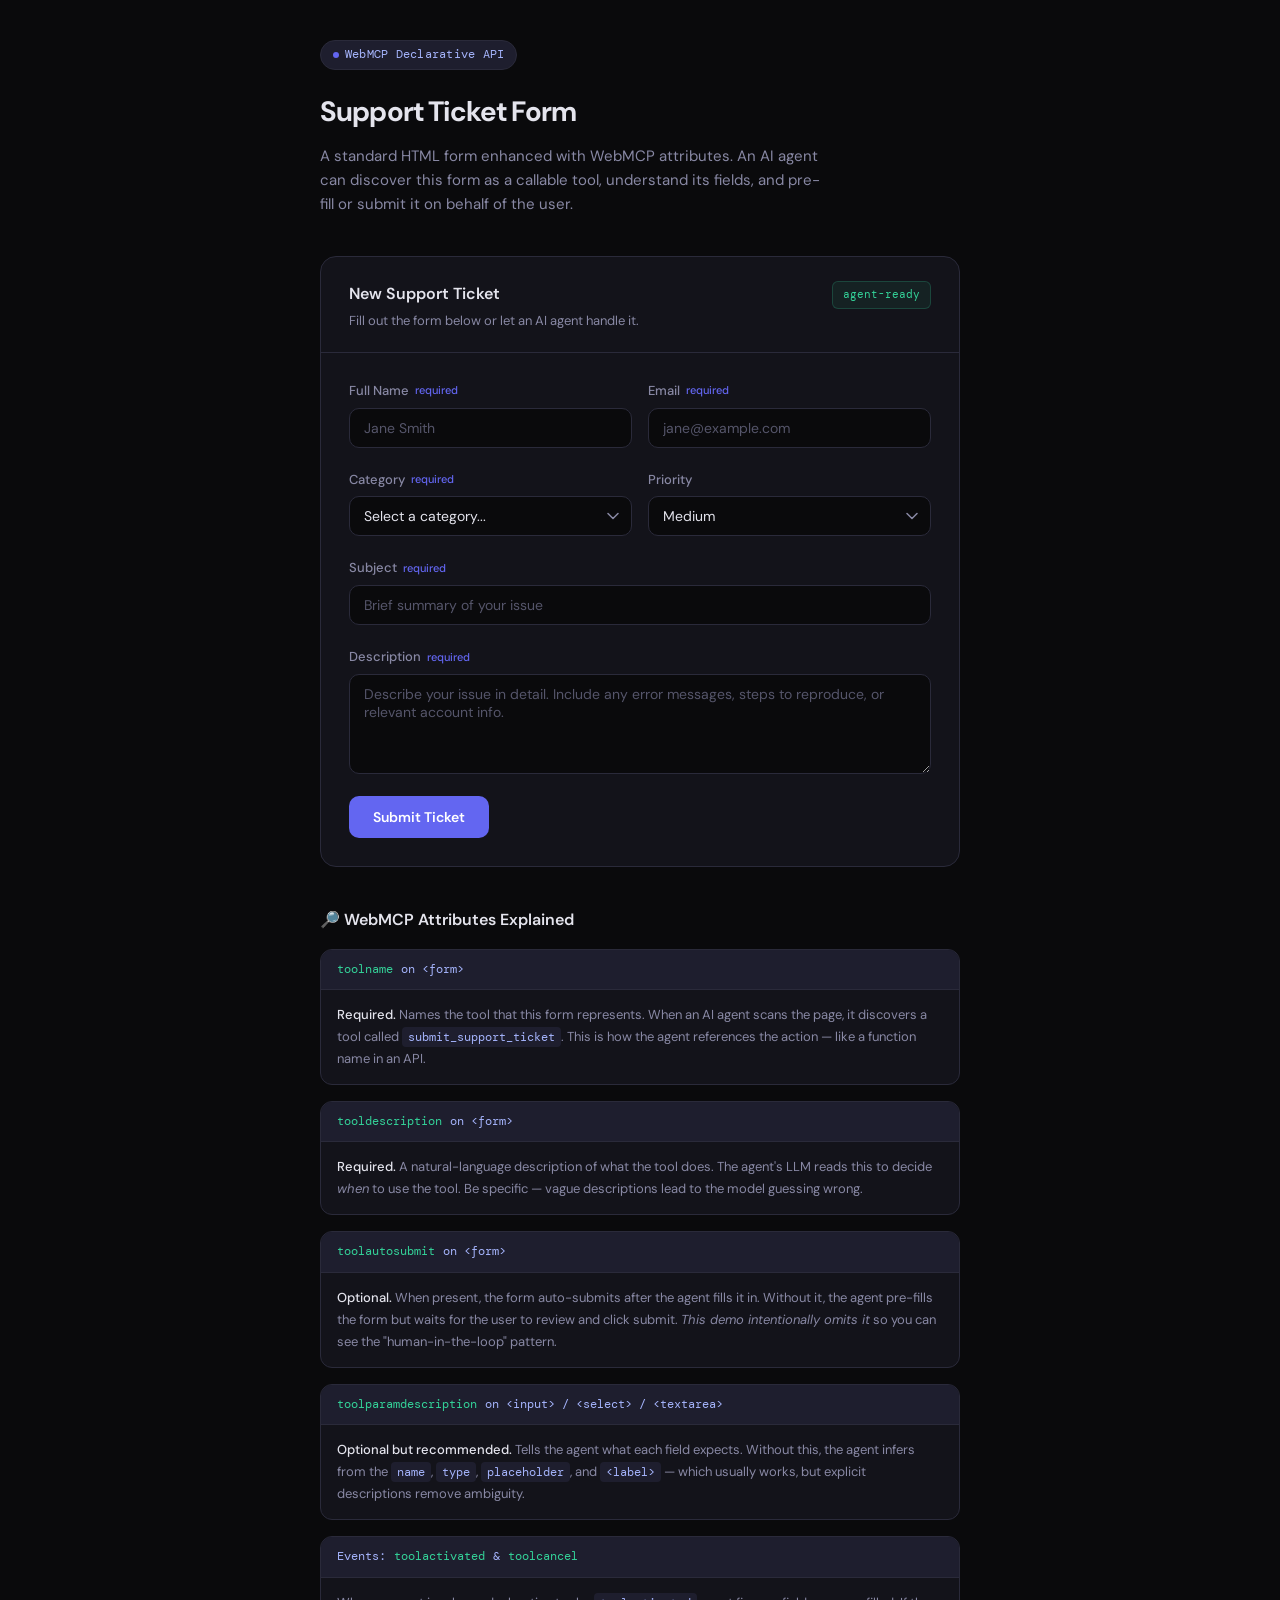
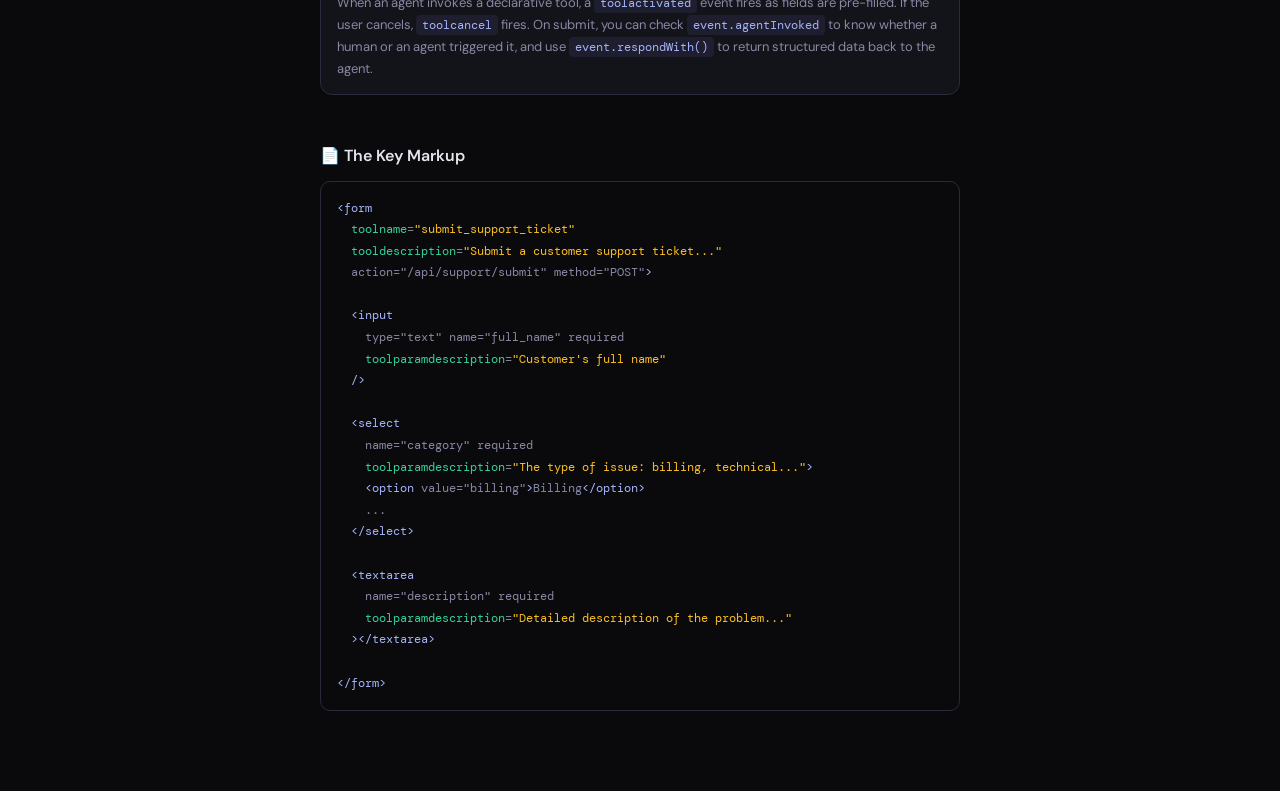
<file: webmcp-demo/index.html>
<!DOCTYPE html>
<html lang="en">
<head>
    <meta charset="UTF-8">
    <meta name="viewport" content="width=device-width, initial-scale=1.0">
    <link rel="icon" type="image/svg+xml" href="/playground/favicon.svg">
    <title>WebMCP Declarative API Demo</title>
    <link rel="preconnect" href="https://fonts.googleapis.com">
    <link href="https://fonts.googleapis.com/css2?family=DM+Mono:wght@400;500&family=DM+Sans:wght@400;500;700&display=swap" rel="stylesheet">
    <link rel="stylesheet" href="../tokens.css">
    <style>
        body {
            display: flex;
            flex-direction: column;
            align-items: center;
            padding: 40px 20px 80px;
        }

        .page-header {
            max-width: 640px;
            width: 100%;
            margin-bottom: 40px;
        }

        .badge {
            display: inline-flex;
            align-items: center;
            gap: 6px;
            font-family: 'DM Mono', monospace;
            font-size: 12px;
            color: var(--tag-text);
            background: var(--tag-bg);
            border: 1px solid var(--border);
            padding: 4px 12px;
            border-radius: 100px;
            margin-bottom: 20px;
            letter-spacing: 0.02em;
        }

        .badge::before {
            content: '';
            width: 6px;
            height: 6px;
            background: var(--accent);
            border-radius: 50%;
            animation: pulse 2s ease-in-out infinite;
        }

        @keyframes pulse {
            0%, 100% { opacity: 0.4; }
            50% { opacity: 1; }
        }

        h1 {
            font-size: 28px;
            font-weight: 700;
            letter-spacing: -0.03em;
            margin-bottom: 10px;
        }

        .subtitle {
            color: var(--text-muted);
            font-size: 15px;
            max-width: 500px;
        }

        /* ─── Form Card ─── */

        .form-card {
            max-width: 640px;
            width: 100%;
            background: var(--surface);
            border: 1px solid var(--border);
            border-radius: 16px;
            overflow: hidden;
        }

        .form-card-header {
            padding: 24px 28px 20px;
            border-bottom: 1px solid var(--border);
            display: flex;
            justify-content: space-between;
            align-items: flex-start;
        }

        .form-card-header h2 {
            font-size: 16px;
            font-weight: 600;
            margin-bottom: 4px;
        }

        .form-card-header p {
            font-size: 13px;
            color: var(--text-muted);
        }

        .agent-indicator {
            font-family: 'DM Mono', monospace;
            font-size: 11px;
            color: var(--success);
            background: rgba(52, 211, 153, 0.08);
            border: 1px solid rgba(52, 211, 153, 0.2);
            padding: 4px 10px;
            border-radius: 6px;
            white-space: nowrap;
        }

        .form-body {
            padding: 28px;
            display: flex;
            flex-direction: column;
            gap: 22px;
        }

        /* ─── Form Fields ─── */

        .field {
            display: flex;
            flex-direction: column;
            gap: 6px;
        }

        .field-row {
            display: grid;
            grid-template-columns: 1fr 1fr;
            gap: 16px;
        }

        label {
            font-size: 13px;
            font-weight: 500;
            color: var(--text-muted);
            display: flex;
            align-items: center;
            gap: 6px;
        }

        label .required {
            color: var(--accent);
            font-size: 11px;
        }

        input, select, textarea {
            font-family: 'DM Sans', sans-serif;
            font-size: 14px;
            color: var(--text);
            background: var(--bg);
            border: 1px solid var(--border);
            border-radius: var(--radius);
            padding: 10px 14px;
            outline: none;
            transition: border-color 0.2s, box-shadow 0.2s;
        }

        input:focus, select:focus, textarea:focus {
            border-color: var(--border-focus);
            box-shadow: 0 0 0 3px var(--accent-soft);
        }

        input::placeholder, textarea::placeholder {
            color: #55556a;
        }

        select {
            cursor: pointer;
            appearance: none;
            background-image: url("data:image/svg+xml,%3Csvg width='12' height='8' viewBox='0 0 12 8' fill='none' xmlns='http://www.w3.org/2000/svg'%3E%3Cpath d='M1 1.5L6 6.5L11 1.5' stroke='%238888a4' stroke-width='1.5' stroke-linecap='round' stroke-linejoin='round'/%3E%3C/svg%3E");
            background-repeat: no-repeat;
            background-position: right 12px center;
            padding-right: 36px;
        }

        textarea {
            resize: vertical;
            min-height: 100px;
        }

        button[type="submit"] {
            font-family: 'DM Sans', sans-serif;
            font-size: 14px;
            font-weight: 600;
            color: white;
            background: var(--accent);
            border: none;
            border-radius: var(--radius);
            padding: 12px 24px;
            cursor: pointer;
            transition: opacity 0.2s, transform 0.1s;
            align-self: flex-start;
        }

        button[type="submit"]:hover { opacity: 0.9; }
        button[type="submit"]:active { transform: scale(0.98); }

        /* ─── Code Annotations ─── */

        .annotations {
            max-width: 640px;
            width: 100%;
            margin-top: 40px;
        }

        .annotations h3 {
            font-size: 16px;
            font-weight: 600;
            margin-bottom: 16px;
            display: flex;
            align-items: center;
            gap: 8px;
        }

        .annotation-block {
            background: var(--surface);
            border: 1px solid var(--border);
            border-radius: 12px;
            margin-bottom: 16px;
            overflow: hidden;
        }

        .annotation-label {
            font-family: 'DM Mono', monospace;
            font-size: 12px;
            color: var(--tag-text);
            background: var(--tag-bg);
            padding: 10px 16px;
            border-bottom: 1px solid var(--border);
            display: flex;
            align-items: center;
            gap: 8px;
        }

        .annotation-label .attr {
            color: var(--success);
        }

        .annotation-desc {
            padding: 14px 16px;
            font-size: 13px;
            color: var(--text-muted);
            line-height: 1.7;
        }

        .annotation-desc code {
            font-family: 'DM Mono', monospace;
            font-size: 12px;
            background: var(--tag-bg);
            color: var(--tag-text);
            padding: 2px 6px;
            border-radius: 4px;
        }

        .annotation-desc strong {
            color: var(--text);
            font-weight: 500;
        }

        pre {
            background: var(--bg);
            border: 1px solid var(--border);
            border-radius: var(--radius);
            padding: 16px;
            overflow-x: auto;
            font-family: 'DM Mono', monospace;
            font-size: 12px;
            line-height: 1.8;
            color: var(--text-muted);
            margin-top: 12px;
        }

        pre .hl { color: var(--accent); }
        pre .attr { color: var(--success); }
        pre .val { color: #fbbf24; }
        pre .tag { color: var(--tag-text); }

        .source-block {
            max-width: 640px;
            width: 100%;
            margin-top: 32px;
        }

        .source-block h3 {
            font-size: 16px;
            font-weight: 600;
            margin-bottom: 12px;
        }

        /* ─── Responsive ─── */

        @media (max-width: 500px) {
            .field-row { grid-template-columns: 1fr; }
            .form-card-header { flex-direction: column; gap: 12px; }
        }
    </style>
</head>
<body>

    <header class="page-header">
        <div class="badge">WebMCP Declarative API</div>
        <h1>Support Ticket Form</h1>
        <p class="subtitle">
            A standard HTML form enhanced with WebMCP attributes. 
            An AI agent can discover this form as a callable tool, understand its fields, 
            and pre-fill or submit it on behalf of the user.
        </p>
    </header>

    <!-- ═══════════════════════════════════════════════════
         THE WEBMCP FORM
         
         This is a normal HTML form with three types of 
         WebMCP attributes added:
         
         On <form>:
           toolname          → names the tool for agents
           tooldescription   → tells the agent what this form does
           toolautosubmit    → (optional) auto-submit when agent fills it
         
         On <input>, <select>, <textarea>:
           toolparamdescription → describes each field to the agent
         
         That's it. The browser reads these attributes and 
         builds a structured JSON schema that agents can call.
    ═══════════════════════════════════════════════════ -->

    <div class="form-card">
        <div class="form-card-header">
            <div>
                <h2>New Support Ticket</h2>
                <p>Fill out the form below or let an AI agent handle it.</p>
            </div>
            <div class="agent-indicator">agent-ready</div>
        </div>

        <form 
            class="form-body"
            action="/api/support/submit" 
            method="POST"
            toolname="submit_support_ticket"
            tooldescription="Submit a customer support ticket with contact info, issue category, priority level, and a description of the problem."
        >
            <!-- Name + Email side by side -->
            <div class="field-row">
                <div class="field">
                    <label>Full Name <span class="required">required</span></label>
                    <input 
                        type="text" 
                        name="full_name" 
                        required 
                        placeholder="Jane Smith"
                        toolparamdescription="Customer's full name"
                    >
                </div>
                <div class="field">
                    <label>Email <span class="required">required</span></label>
                    <input 
                        type="email" 
                        name="email" 
                        required 
                        placeholder="jane@example.com"
                        toolparamdescription="Customer's email address for follow-up"
                    >
                </div>
            </div>

            <!-- Category + Priority side by side -->
            <div class="field-row">
                <div class="field">
                    <label>Category <span class="required">required</span></label>
                    <select 
                        name="category" 
                        required
                        toolparamdescription="The type of issue: billing, technical, account, or general"
                    >
                        <option value="">Select a category...</option>
                        <option value="billing">Billing & Payments</option>
                        <option value="technical">Technical Issue</option>
                        <option value="account">Account Access</option>
                        <option value="general">General Inquiry</option>
                    </select>
                </div>
                <div class="field">
                    <label>Priority</label>
                    <select 
                        name="priority"
                        toolparamdescription="Urgency level: low, medium, high, or critical"
                    >
                        <option value="low">Low</option>
                        <option value="medium" selected>Medium</option>
                        <option value="high">High</option>
                        <option value="critical">Critical</option>
                    </select>
                </div>
            </div>

            <!-- Subject line -->
            <div class="field">
                <label>Subject <span class="required">required</span></label>
                <input 
                    type="text" 
                    name="subject" 
                    required 
                    placeholder="Brief summary of your issue"
                    toolparamdescription="A short summary of the support issue"
                >
            </div>

            <!-- Description -->
            <div class="field">
                <label>Description <span class="required">required</span></label>
                <textarea 
                    name="description" 
                    required 
                    placeholder="Describe your issue in detail. Include any error messages, steps to reproduce, or relevant account info."
                    toolparamdescription="Detailed description of the problem, including error messages and steps to reproduce"
                ></textarea>
            </div>

            <button type="submit">Submit Ticket</button>
        </form>
    </div>

    <!-- ═══════════════════════════════════════════════════
         ANNOTATIONS: Explain what each WebMCP attribute does
    ═══════════════════════════════════════════════════ -->

    <div class="annotations">
        <h3>&#128270; WebMCP Attributes Explained</h3>

        <div class="annotation-block">
            <div class="annotation-label">
                <span class="attr">toolname</span> on &lt;form&gt;
            </div>
            <div class="annotation-desc">
                <strong>Required.</strong> Names the tool that this form represents. 
                When an AI agent scans the page, it discovers a tool called 
                <code>submit_support_ticket</code>. This is how the agent references 
                the action — like a function name in an API.
            </div>
        </div>

        <div class="annotation-block">
            <div class="annotation-label">
                <span class="attr">tooldescription</span> on &lt;form&gt;
            </div>
            <div class="annotation-desc">
                <strong>Required.</strong> A natural-language description of what the tool does. 
                The agent's LLM reads this to decide <em>when</em> to use the tool. 
                Be specific — vague descriptions lead to the model guessing wrong.
            </div>
        </div>

        <div class="annotation-block">
            <div class="annotation-label">
                <span class="attr">toolautosubmit</span> on &lt;form&gt;
            </div>
            <div class="annotation-desc">
                <strong>Optional.</strong> When present, the form auto-submits after the agent fills it in. 
                Without it, the agent pre-fills the form but waits for the user to review and click submit. 
                <em>This demo intentionally omits it</em> so you can see the "human-in-the-loop" pattern.
            </div>
        </div>

        <div class="annotation-block">
            <div class="annotation-label">
                <span class="attr">toolparamdescription</span> on &lt;input&gt; / &lt;select&gt; / &lt;textarea&gt;
            </div>
            <div class="annotation-desc">
                <strong>Optional but recommended.</strong> Tells the agent what each field expects. 
                Without this, the agent infers from the <code>name</code>, <code>type</code>, 
                <code>placeholder</code>, and <code>&lt;label&gt;</code> — which usually works, but 
                explicit descriptions remove ambiguity.
            </div>
        </div>

        <div class="annotation-block">
            <div class="annotation-label">
                Events: <span class="attr">toolactivated</span> &amp; <span class="attr">toolcancel</span>
            </div>
            <div class="annotation-desc">
                When an agent invokes a declarative tool, a <code>toolactivated</code> event fires 
                as fields are pre-filled. If the user cancels, <code>toolcancel</code> fires. 
                On submit, you can check <code>event.agentInvoked</code> to know whether a human 
                or an agent triggered it, and use <code>event.respondWith()</code> to return 
                structured data back to the agent.
            </div>
        </div>
    </div>

    <!-- Source code preview -->
    <div class="source-block">
        <h3>&#128196; The Key Markup</h3>
        <pre><span class="tag">&lt;form</span>
  <span class="attr">toolname</span>=<span class="val">"submit_support_ticket"</span>
  <span class="attr">tooldescription</span>=<span class="val">"Submit a customer support ticket..."</span>
  action="/api/support/submit" method="POST"<span class="tag">&gt;</span>

  <span class="tag">&lt;input</span>
    type="text" name="full_name" required
    <span class="attr">toolparamdescription</span>=<span class="val">"Customer's full name"</span>
  <span class="tag">/&gt;</span>

  <span class="tag">&lt;select</span>
    name="category" required
    <span class="attr">toolparamdescription</span>=<span class="val">"The type of issue: billing, technical..."</span><span class="tag">&gt;</span>
    <span class="tag">&lt;option</span> value="billing"<span class="tag">&gt;</span>Billing<span class="tag">&lt;/option&gt;</span>
    ...
  <span class="tag">&lt;/select&gt;</span>

  <span class="tag">&lt;textarea</span>
    name="description" required
    <span class="attr">toolparamdescription</span>=<span class="val">"Detailed description of the problem..."</span>
  <span class="tag">&gt;&lt;/textarea&gt;</span>

<span class="tag">&lt;/form&gt;</span></pre>
    </div>

</body>
</html>
</file>
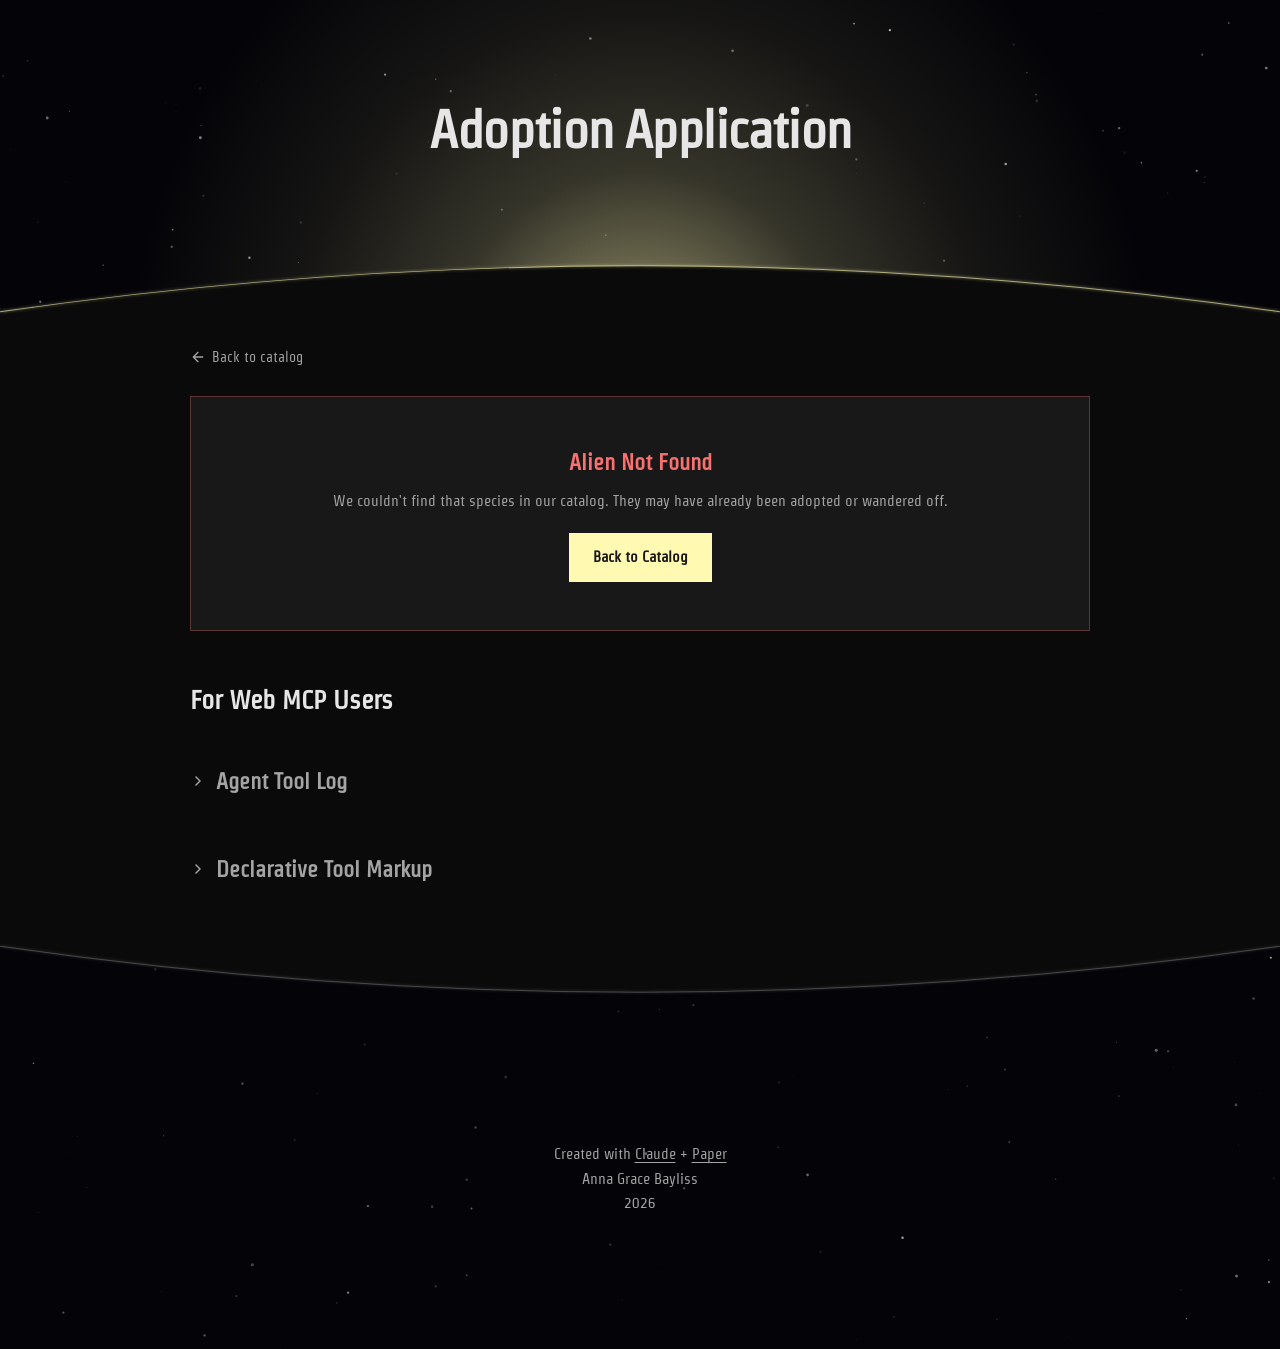
<file: alien-adoption/adopt.html>
<!DOCTYPE html>
<html lang="en">
<head>
    <meta charset="UTF-8">
    <meta name="viewport" content="width=device-width, initial-scale=1.0">
    <link rel="icon" type="image/svg+xml" href="/playground/favicon.svg">
    <title>Adopt — Cosmic Companions</title>
    <link rel="preconnect" href="https://fonts.googleapis.com">
    <link href="https://fonts.googleapis.com/css2?family=DM+Mono:wght@300;400;500&family=Strait&display=swap" rel="stylesheet">
    <link rel="stylesheet" href="styles.css">
</head>
<body>

<section class="page-hero page-hero--slim">
    <canvas class="hero-stars"></canvas>
    <div class="hero-content">
        <h1>Adoption Application</h1>
    </div>
    <svg class="hero-horizon" viewBox="0 0 1440 200" preserveAspectRatio="none" xmlns="http://www.w3.org/2000/svg">
        <defs>
            <filter id="rim-glow" x="-20%" y="-200%" width="140%" height="500%">
                <feGaussianBlur stdDeviation="3" result="blur"/>
                <feMerge>
                    <feMergeNode in="blur"/>
                    <feMergeNode in="SourceGraphic"/>
                </feMerge>
            </filter>
        </defs>
        <path class="horizon-mask" d="M0,170 Q720,10 1440,170 L1440,200 L0,200 Z"/>
        <path d="M0,170 Q720,10 1440,170" fill="none" stroke="rgba(255,249,178,0.6)" stroke-width="1.5" filter="url(#rim-glow)"/>
    </svg>
</section>

<div class="container container--form">

    <a href="index.html" class="back-link">
        <svg viewBox="0 0 24 24" fill="none" stroke="currentColor" stroke-width="2" stroke-linecap="round" stroke-linejoin="round">
            <path d="M19 12H5M12 19l-7-7 7-7"/>
        </svg>
        Back to catalog
    </a>

    <!-- Alien Recap (populated by JS) -->
    <div id="recapCard" class="recap-card"></div>

    <!-- Adoption Form -->
    <div id="formSection" class="form-card">
        <div class="form-card-header">
            <div>
                <h2>Complete Your Application</h2>
                <p>Tell us about yourself so we can prepare your companion's care package.</p>
            </div>
        </div>

        <!-- 
            ═══════════════════════════════════════════════
            DECLARATIVE WEBMCP FORM
            
            This form uses the declarative API with:
            - toolname → names the tool
            - tooldescription → tells agent what it does
            - toolparamdescription → describes each field
            
            No toolautosubmit — the agent fills the form 
            but the user must confirm by clicking submit.
            ═══════════════════════════════════════════════
        -->

        <form
            id="adoptionForm"
            class="form-body"
            toolname="submit_adoption_form"
            tooldescription="Fill in the alien pet adoption form with the adopter's personal details. The alien being adopted is already selected. Fill in the adopter's full name, email, home environment type, experience level with exotic pets, and any optional notes. IMPORTANT: This tool ONLY fills in the form fields — it does NOT submit the form. After filling in the fields, tell the user to review the information and click the 'Submit Application' button themselves when they are ready."
        >
            <!-- Hidden field: alien ID (pre-filled from URL) -->
            <input type="hidden" name="alien_id" id="alienIdField">

            <!-- Name + Email -->
            <div class="field-row">
                <div class="field">
                    <label>Full Name <span class="required">required</span></label>
                    <input
                        type="text"
                        name="adopter_name"
                        required
                        placeholder="Jane Smith"
                        toolparamdescription="The adopter's full legal name"
                    >
                </div>
                <div class="field">
                    <label>Email <span class="required">required</span></label>
                    <input
                        type="email"
                        name="adopter_email"
                        required
                        placeholder="jane@example.com"
                        toolparamdescription="The adopter's email for adoption confirmation and care updates"
                    >
                </div>
            </div>

            <!-- Home Environment + Experience -->
            <div class="field-row">
                <div class="field">
                    <label>Home Environment <span class="required">required</span></label>
                    <select
                        name="home_environment"
                        required
                        toolparamdescription="Type of living space: apartment, house, space_station, or underwater_dome"
                    >
                        <option value="">Select...</option>
                        <option value="apartment">Apartment</option>
                        <option value="house">House</option>
                        <option value="space_station">Space Station</option>
                        <option value="underwater_dome">Underwater Dome</option>
                    </select>
                </div>
                <div class="field">
                    <label>Experience with Exotic Pets <span class="required">required</span></label>
                    <select
                        name="experience_level"
                        required
                        toolparamdescription="Adopter's experience level: none (first time), some (1-2 exotic pets before), experienced (3+ exotic pets), or expert (professional handler)"
                    >
                        <option value="">Select your experience level...</option>
                        <option value="none">First time — never had an exotic pet</option>
                        <option value="some">Some — owned 1-2 exotic pets before</option>
                        <option value="experienced">Experienced — owned 3+ exotic pets</option>
                        <option value="expert">Expert — professional exotic pet handler</option>
                    </select>
                </div>
            </div>

            <!-- Notes -->
            <div class="field">
                <label>Notes for the Care Team</label>
                <textarea
                    name="notes"
                    placeholder="Anything we should know? Allergies, other pets in the household, special accommodations..."
                    toolparamdescription="Optional notes about the adopter's household, other pets, allergies, or special requirements"
                ></textarea>
            </div>

            <!-- Warnings (populated by JS if applicable) -->
            <div id="warningsSection"></div>

            <button type="submit" class="submit-btn" id="submitBtn">Submit Application</button>
        </form>
    </div>

    <!-- Success State (hidden until submission) -->
    <div id="successCard" class="success-card"></div>

    <!-- Error State (if alien ID is invalid) -->
    <div id="errorCard" style="display:none" class="error-card">
        <h2>Alien Not Found</h2>
        <p>We couldn't find that species in our catalog. They may have already been adopted or wandered off.</p>
        <a href="index.html" class="btn-primary">Back to Catalog</a>
    </div>

    <!-- Web MCP Section Header -->
    <div class="section-header">
        <h2>For Web MCP Users</h2>
    </div>

    <!-- Accordion: Agent Tool Log -->
    <div class="accordion-item" id="logSection">
        <button class="accordion-header" aria-expanded="false">
            <svg class="accordion-caret" viewBox="0 0 16 16" fill="none" xmlns="http://www.w3.org/2000/svg" aria-hidden="true"><path d="M6 4l4 4-4 4" stroke="currentColor" stroke-width="1.5" stroke-linecap="round" stroke-linejoin="round"/></svg>
            <h3>Agent Tool Log</h3>
        </button>
        <div class="accordion-body">
            <div class="accordion-inner log-section">
                <p class="log-desc">Real-time log of WebMCP tool invocations on this page.</p>
                <div class="log-panel">
                    <div class="log-toolbar">
                        <span>declarative api — submit_adoption_form</span>
                        <button class="log-clear" onclick="clearLog()">clear</button>
                    </div>
                    <div class="log-entries" id="logEntries">
                        <div class="log-empty">No tool calls yet. Use an agent to interact with this form.</div>
                    </div>
                </div>
            </div>
        </div>
    </div>

    <!-- Accordion: Declarative Tool Markup -->
    <div class="accordion-item">
        <button class="accordion-header" aria-expanded="false">
            <svg class="accordion-caret" viewBox="0 0 16 16" fill="none" xmlns="http://www.w3.org/2000/svg" aria-hidden="true"><path d="M6 4l4 4-4 4" stroke="currentColor" stroke-width="1.5" stroke-linecap="round" stroke-linejoin="round"/></svg>
            <h3>Declarative Tool Markup</h3>
        </button>
        <div class="accordion-body">
            <div class="accordion-inner annotations">
        <pre><span class="cm">&lt;!-- The entire tool is defined with HTML attributes — no JS needed --&gt;</span>

<span class="tag">&lt;form</span>
  <span class="attr">toolname</span>=<span class="val">"submit_adoption_form"</span>
  <span class="attr">tooldescription</span>=<span class="val">"Fill in the alien pet adoption form with the adopter's personal details. The alien being adopted is already selected. Fill in the adopter's full name, email, home environment type, experience level with exotic pets, and any optional notes. IMPORTANT: This tool ONLY fills in the form fields — it does NOT submit the form. After filling in the fields, tell the user to review the information and click the 'Submit Application' button themselves when they are ready."</span>
<span class="tag">&gt;</span>

  <span class="tag">&lt;input</span>
    type="hidden" name="alien_id"
  <span class="tag">/&gt;</span>

  <span class="tag">&lt;input</span>
    type="text" name="adopter_name" required
    placeholder="Jane Smith"
    <span class="attr">toolparamdescription</span>=<span class="val">"The adopter's full legal name"</span>
  <span class="tag">/&gt;</span>

  <span class="tag">&lt;input</span>
    type="email" name="adopter_email" required
    placeholder="jane@example.com"
    <span class="attr">toolparamdescription</span>=<span class="val">"The adopter's email for adoption confirmation and care updates"</span>
  <span class="tag">/&gt;</span>

  <span class="tag">&lt;select</span>
    name="home_environment" required
    <span class="attr">toolparamdescription</span>=<span class="val">"Type of living space: apartment, house, space_station, or underwater_dome"</span>
  <span class="tag">&gt;</span>
    <span class="tag">&lt;option</span> value=""<span class="tag">&gt;</span>Select...<span class="tag">&lt;/option&gt;</span>
    <span class="tag">&lt;option</span> value="apartment"<span class="tag">&gt;</span>Apartment<span class="tag">&lt;/option&gt;</span>
    <span class="tag">&lt;option</span> value="house"<span class="tag">&gt;</span>House<span class="tag">&lt;/option&gt;</span>
    <span class="tag">&lt;option</span> value="space_station"<span class="tag">&gt;</span>Space Station<span class="tag">&lt;/option&gt;</span>
    <span class="tag">&lt;option</span> value="underwater_dome"<span class="tag">&gt;</span>Underwater Dome<span class="tag">&lt;/option&gt;</span>
  <span class="tag">&lt;/select&gt;</span>

  <span class="tag">&lt;select</span>
    name="experience_level" required
    <span class="attr">toolparamdescription</span>=<span class="val">"Adopter's experience level: none (first time), some (1-2 exotic pets before), experienced (3+ exotic pets), or expert (professional handler)"</span>
  <span class="tag">&gt;</span>
    <span class="tag">&lt;option</span> value=""<span class="tag">&gt;</span>Select your experience level...<span class="tag">&lt;/option&gt;</span>
    <span class="tag">&lt;option</span> value="none"<span class="tag">&gt;</span>First time<span class="tag">&lt;/option&gt;</span>
    <span class="tag">&lt;option</span> value="some"<span class="tag">&gt;</span>Some — owned 1-2 exotic pets<span class="tag">&lt;/option&gt;</span>
    <span class="tag">&lt;option</span> value="experienced"<span class="tag">&gt;</span>Experienced — owned 3+<span class="tag">&lt;/option&gt;</span>
    <span class="tag">&lt;option</span> value="expert"<span class="tag">&gt;</span>Expert — professional handler<span class="tag">&lt;/option&gt;</span>
  <span class="tag">&lt;/select&gt;</span>

  <span class="tag">&lt;textarea</span>
    name="notes"
    <span class="attr">toolparamdescription</span>=<span class="val">"Optional notes about the adopter's household, other pets, allergies, or special requirements"</span>
  <span class="tag">&gt;&lt;/textarea&gt;</span>

  <span class="tag">&lt;button</span> type="submit"<span class="tag">&gt;</span>Confirm Adoption<span class="tag">&lt;/button&gt;</span>

<span class="tag">&lt;/form&gt;</span></pre>
            </div><!-- /accordion-inner: Declarative Tool Markup -->
        </div><!-- /accordion-body -->
    </div><!-- /accordion-item: Declarative Tool Markup -->

</div><!-- /container -->

<script>
// ═══════════════════════════════════════════════════
//  ALIEN DATA (shared with index.html)
// ═══════════════════════════════════════════════════

const ALIENS = [
    {
        id: "zorb-001", name: "Blinky", species: "Zorbian Puffworm", emoji: "🟣",
        planet: "Zorbax-7", size: "small", temperament: "gentle", ability: "bioluminescence",
        price: 450, compatibilityScore: 94, careLevel: "Easy",
        blurb: "A squishy, glowing companion that purrs in ultraviolet. Perfect for beginners.",
        diet: "Photon flakes, crushed starlight, occasional moonberry",
        lifespan: "35 Earth years",
        warnings: ["Glows brightly at night — may disrupt sleep", "Do not expose to FM radio frequencies"]
    },
    {
        id: "krix-002", name: "Thundermaw", species: "Krixian Howlbeast", emoji: "🔴",
        planet: "Krixos Prime", size: "large", temperament: "chaotic", ability: "sonic roar",
        price: 8500, compatibilityScore: 42, careLevel: "Expert",
        blurb: "A massive predator with a heart of gold (literally — it has a gold organ).",
        diet: "Raw plasma steak, iron ore nuggets, the occasional asteroid fragment",
        lifespan: "200+ Earth years",
        warnings: ["Sonic roar can cause structural damage", "Requires Class-4 containment license", "May eat furniture during bonding phase"]
    },
    {
        id: "flim-003", name: "Puddle", species: "Flimorian Shapeshifter", emoji: "🔵",
        planet: "Flimora", size: "medium", temperament: "playful", ability: "shapeshifting",
        price: 3200, compatibilityScore: 78, careLevel: "Moderate",
        blurb: "A liquid-bodied trickster that mimics household objects for fun.",
        diet: "Distilled nebula water, mineral supplements, any Earth liquid (prefers orange juice)",
        lifespan: "80 Earth years",
        warnings: ["May impersonate important objects (keys, phones, remotes)", "Cannot hold shape if startled", "Keep away from extreme heat — will evaporate temporarily"]
    },
    {
        id: "vex-004", name: "Whisper", species: "Vexari Thoughtfox", emoji: "🟡",
        planet: "Vexar Minor", size: "small", temperament: "gentle", ability: "telepathy",
        price: 6000, compatibilityScore: 88, careLevel: "Easy",
        blurb: "A fox-like empath that communicates through projected emotions and images.",
        diet: "Thought-enriched kibble, Vexari dream nectar, chamomile tea",
        lifespan: "50 Earth years",
        warnings: ["May project your embarrassing memories if anxious", "Sensitive to loud arguments"]
    },
    {
        id: "grak-005", name: "Crunchwing", species: "Grakkian Crystalbeetle", emoji: "🟢",
        planet: "Grakka", size: "medium", temperament: "independent", ability: "crystal generation",
        price: 1800, compatibilityScore: 71, careLevel: "Easy",
        blurb: "A crystalline insectoid that grows decorative gems on its shell. Low maintenance.",
        diet: "Assorted gravel, mineral dust, UV light exposure (2 hrs/day minimum)",
        lifespan: "120 Earth years",
        warnings: ["Shed crystals may scratch hardwood floors", "Loud crunching sounds at night"]
    },
    {
        id: "neb-006", name: "Nimbus", species: "Nebulan Cloudling", emoji: "⚪",
        planet: "Nebula Drift", size: "small", temperament: "gentle", ability: "weather control",
        price: 4200, compatibilityScore: 85, careLevel: "Easy",
        blurb: "A floating, cloud-like being that generates tiny indoor weather patterns.",
        diet: "Atmospheric moisture, humidity, the occasional spritz from a spray bottle",
        lifespan: "Unknown (oldest recorded: 300+ years)",
        warnings: ["May cause indoor rain if neglected", "Keep away from open flames", "Electronics may need waterproofing"]
    },
    {
        id: "vol-007", name: "Inferno Jr.", species: "Volcanite Salamander", emoji: "🟠",
        planet: "Krixos Prime", size: "medium", temperament: "chaotic", ability: "fire breath",
        price: 5500, compatibilityScore: 53, careLevel: "Advanced",
        blurb: "A fiery reptilian with a mischievous streak and a taste for charcoal.",
        diet: "Charcoal, lava rocks, any food item (will self-char before eating)",
        lifespan: "90 Earth years",
        warnings: ["Fire hazard — fireproof habitat required", "Will char unattended clothing", "Insurance surcharge may apply"]
    },
    {
        id: "zyn-008", name: "Glitch", species: "Zynari Phase-Cat", emoji: "🟣",
        planet: "Zynara", size: "small", temperament: "playful", ability: "phasing",
        price: 7200, compatibilityScore: 66, careLevel: "Advanced",
        blurb: "A cat-like entity that can phase through solid matter. Yes, walls included.",
        diet: "Standard cat food (weirdly), quantum kibble supplement, the occasional moth",
        lifespan: "45 Earth years",
        warnings: ["Cannot be contained by physical barriers", "May appear in your bed at 3 AM", "Phase-proof rooms available for purchase separately"]
    },
    {
        id: "pax-009", name: "Mossworth", species: "Paxian Treeling", emoji: "🟤",
        planet: "Paxia Verdant", size: "large", temperament: "gentle", ability: "plant growth",
        price: 250, compatibilityScore: 97, careLevel: "Easy",
        blurb: "A slow-moving, tree-like companion that accelerates plant growth around it.",
        diet: "Water, compost, sunlight, classical music (not food but they insist)",
        lifespan: "500+ Earth years",
        warnings: ["Very slow — may block hallways", "Accelerated plant growth may affect property", "Produces 3kg of moss daily"]
    },
    {
        id: "xel-010", name: "Axiom", species: "Xelari Hivemind Sprite", emoji: "🔵",
        planet: "Xelara", size: "small", temperament: "independent", ability: "duplication",
        price: 12000, compatibilityScore: 58, careLevel: "Expert",
        blurb: "A tiny entity that splits into up to 12 copies. You're adopting a swarm.",
        diet: "Electromagnetic energy (sits near routers/outlets), crystallized logic cubes (included)",
        lifespan: "Unknown — may be functionally immortal",
        warnings: ["Up to 12 copies at once — can be overwhelming", "Rearranges furniture without asking", "Has been known to optimize your schedule without consent"]
    }
];


// ═══════════════════════════════════════════════════
//  PAGE INITIALIZATION
// ═══════════════════════════════════════════════════

const params = new URLSearchParams(window.location.search);
const alienId = params.get('id');
const alien = ALIENS.find(a => a.id === alienId);

function getColor(alien) {
    const colors = {
        'Zorbax-7':      'rgba(139,92,246,0.25)',
        'Krixos Prime':  'rgba(248,113,113,0.25)',
        'Flimora':       'rgba(59,130,246,0.25)',
        'Vexar Minor':   'rgba(251,191,36,0.25)',
        'Grakka':        'rgba(52,211,153,0.25)',
        'Nebula Drift':  'rgba(200,200,220,0.2)',
        'Zynara':        'rgba(167,139,250,0.25)',
        'Paxia Verdant': 'rgba(101,163,13,0.25)',
        'Xelara':        'rgba(34,211,238,0.25)'
    };
    return colors[alien.planet] || 'rgba(99,102,241,0.2)';
}

const recapCard = document.getElementById('recapCard');
const formSection = document.getElementById('formSection');
const successCard = document.getElementById('successCard');
const errorCard = document.getElementById('errorCard');

if (!alien) {
    // Invalid or missing ID
    recapCard.style.display = 'none';
    formSection.style.display = 'none';
    errorCard.style.display = 'block';
} else {
    // Populate the recap card
    const illustrationFile = alien.name.toLowerCase().replace(/\s+/g, '-').replace(/\./g, '');
    recapCard.style.setProperty('--hero-color', getColor(alien));
    recapCard.innerHTML = `
        <div class="recap-card-visual">
            <img src="illustrations/${illustrationFile}.svg" alt="${alien.name}" class="recap-card-illustration">
        </div>
        <div class="recap-card-info">
            <div class="recap-title-row">
                <h1>${alien.name}</h1>
                <span class="recap-price">&#8372;${alien.price.toLocaleString()}</span>
            </div>
            <div class="recap-species">${alien.species}</div>
        </div>
    `;

    // Set hidden alien ID field
    document.getElementById('alienIdField').value = alien.id;


    // Show warnings if any
    if (alien.warnings && alien.warnings.length > 0) {
        document.getElementById('warningsSection').innerHTML = `
            <div class="warnings">
                <h4><svg width="11" height="11" viewBox="0 0 11 11" fill="none" xmlns="http://www.w3.org/2000/svg"><path d="M5.5 1.5L10 9.5H1Z" stroke="currentColor" stroke-width="1.2" stroke-linejoin="round"/><line x1="5.5" y1="4.5" x2="5.5" y2="6.5" stroke="currentColor" stroke-width="1.2" stroke-linecap="round"/><circle cx="5.5" cy="8" r="0.6" fill="currentColor"/></svg> Before submitting, please be aware:</h4>
                <ul>${alien.warnings.map(w => `<li>${w}</li>`).join('')}</ul>
            </div>
        `;
    }

    // Handle form submission
    document.getElementById('adoptionForm').addEventListener('submit', function(e) {
        e.preventDefault();

        const formData = new FormData(this);
        const data = Object.fromEntries(formData.entries());

        // Generate confirmation
        const adoptionId = 'ADOPT-' + Math.random().toString(36).substring(2, 8).toUpperCase();
        const pickupDate = new Date(Date.now() + 3 * 86400000).toLocaleDateString('en-US', {
            weekday: 'long', month: 'long', day: 'numeric', year: 'numeric'
        });

        // If this was triggered by an agent, respond with structured data
        if (e.agentInvoked && typeof e.respondWith === 'function') {
            e.respondWith(JSON.stringify({
                status: "confirmed",
                adoptionId: adoptionId,
                alien: alien.name,
                species: alien.species,
                adopterName: data.adopter_name,
                pickupDate: pickupDate,
                pickupLocation: "Cosmic Companions HQ — Docking Bay 7"
            }));
        }

        // Hide form, show success
        formSection.style.display = 'none';
        recapCard.style.display = 'none';
        document.querySelector('.back-link').style.display = 'none';
        document.querySelector('.hero-content h1').textContent = 'Adoption Confirmed!';

        successCard.style.setProperty('--hero-color', getColor(alien));
        successCard.innerHTML = `
            <div class="success-top">
                <h2>Congratulations, ${data.adopter_name}!<br>${alien.name} the ${alien.species} is officially yours.</h2>
            </div>
            <div class="success-middle">
                <div class="success-visual">
                    <img src="illustrations/${illustrationFile}.svg" alt="${alien.name}" class="success-illustration">
                </div>
                <div class="success-details">
                    <div class="success-detail-row">
                        <span class="sdl">adoption id</span>
                        <span class="sdv">${adoptionId}</span>
                    </div>
                    <div class="success-detail-row">
                        <span class="sdl">companion</span>
                        <span class="sdv">${alien.name}</span>
                    </div>
                    <div class="success-detail-row">
                        <span class="sdl">species</span>
                        <span class="sdv">${alien.species}</span>
                    </div>
                    <div class="success-detail-row">
                        <span class="sdl">adopter</span>
                        <span class="sdv">${data.adopter_name}</span>
                    </div>
                    <div class="success-detail-row">
                        <span class="sdl">email</span>
                        <span class="sdv">${data.adopter_email}</span>
                    </div>
                    <div class="success-detail-row">
                        <span class="sdl">pickup date</span>
                        <span class="sdv">${pickupDate}</span>
                    </div>
                    <div class="success-detail-row">
                        <span class="sdl">pickup location</span>
                        <span class="sdv">Docking Bay 7</span>
                    </div>
                    <div class="success-detail-row">
                        <span class="sdl">care package</span>
                        <span class="sdv">Included</span>
                    </div>
                </div>
            </div>
            <div class="success-actions">
                <a href="index.html" class="btn-primary">Adopt Another Pet</a>
            </div>
        `;
        successCard.classList.add('show');
        window.scrollTo({ top: 0, behavior: 'smooth' });
        launchConfetti(getConfettiColors(alien));
    });
}

function getConfettiColors(alien) {
    const palettes = {
        'Zorbax-7':      ['#8B5CF6', '#A78BFA', '#C4B5FD', '#EDE9FE', '#ffffff'],
        'Krixos Prime':  ['#F87171', '#EF4444', '#FCA5A5', '#FECACA', '#ffffff'],
        'Flimora':       ['#3B82F6', '#60A5FA', '#93C5FD', '#BFDBFE', '#ffffff'],
        'Vexar Minor':   ['#FBB724', '#FCD34D', '#FDE68A', '#FFF9B2', '#ffffff'],
        'Grakka':        ['#34D399', '#6EE7B7', '#10B981', '#A7F3D0', '#ffffff'],
        'Nebula Drift':  ['#C8C8DC', '#94A3B8', '#CBD5E1', '#E2E8F0', '#ffffff'],
        'Zynara':        ['#A78BFA', '#C4B5FD', '#DDD6FE', '#8B5CF6', '#ffffff'],
        'Paxia Verdant': ['#65A30D', '#84CC16', '#A3E635', '#BEF264', '#ffffff'],
        'Xelara':        ['#22D3EE', '#67E8F9', '#06B6D4', '#A5F3FC', '#ffffff'],
    };
    return palettes[alien.planet] || ['#FFF9B2', '#8B5CF6', '#34D399', '#22D3EE', '#ffffff'];
}

function launchConfetti(colors) {
    const canvas = document.createElement('canvas');
    canvas.style.cssText = 'position:fixed;top:0;left:0;width:100%;height:100%;pointer-events:none;z-index:999';
    document.body.appendChild(canvas);

    const ctx = canvas.getContext('2d');
    canvas.width = window.innerWidth;
    canvas.height = window.innerHeight;
    function drawStar(ctx, r) {
        const inner = r * 0.4;
        ctx.beginPath();
        for (let i = 0; i < 10; i++) {
            const radius = i % 2 === 0 ? r : inner;
            const angle = (i * Math.PI) / 5 - Math.PI / 2;
            if (i === 0) ctx.moveTo(Math.cos(angle) * radius, Math.sin(angle) * radius);
            else ctx.lineTo(Math.cos(angle) * radius, Math.sin(angle) * radius);
        }
        ctx.closePath();
        ctx.fill();
    }

    const particles = Array.from({ length: 130 }, () => ({
        x: Math.random() * canvas.width,
        y: -10 - Math.random() * canvas.height * 0.6,
        r: 4 + Math.random() * 6,
        color: colors[Math.floor(Math.random() * colors.length)],
        rotation: Math.random() * Math.PI * 2,
        rotationSpeed: (Math.random() - 0.5) * 0.14,
        vx: (Math.random() - 0.5) * 2.5,
        vy: 1.8 + Math.random() * 3,
        opacity: 1
    }));

    function animate() {
        ctx.clearRect(0, 0, canvas.width, canvas.height);
        let alive = 0;
        for (const p of particles) {
            if (p.y > canvas.height + 20) continue;
            alive++;
            p.x += p.vx;
            p.y += p.vy;
            p.rotation += p.rotationSpeed;
            p.opacity = p.y > canvas.height * 0.65
                ? Math.max(0, 1 - (p.y - canvas.height * 0.65) / (canvas.height * 0.35))
                : 1;
            ctx.save();
            ctx.globalAlpha = p.opacity;
            ctx.translate(p.x, p.y);
            ctx.rotate(p.rotation);
            ctx.fillStyle = p.color;
            drawStar(ctx, p.r);
            ctx.restore();
        }
        if (alive > 0) requestAnimationFrame(animate);
        else canvas.remove();
    }

    requestAnimationFrame(animate);
}


// ═══════════════════════════════════════════════════
//  TOOL CALL LOG
// ═══════════════════════════════════════════════════

const logEntriesEl = document.getElementById('logEntries');
let logCount = 0;

function addLog(toolName, detail) {
    if (logCount === 0) logEntriesEl.innerHTML = '';
    logCount++;
    const time = new Date().toLocaleTimeString('en-US', { hour12: false });
    const entry = document.createElement('div');
    entry.className = 'log-entry';
    entry.innerHTML = `
        <span class="log-time">${time}</span>
        <span class="log-tool">${toolName}</span>
        <span class="log-arrow">←</span>
        ${detail ? `<span class="log-params">${detail}</span>` : ''}
    `;
    logEntriesEl.appendChild(entry);
    logEntriesEl.scrollTop = logEntriesEl.scrollHeight;
}

// ─── Hero: cursor-tracked star glow (JS lerp, no CSS transition) ──
(function () {
    const hero = document.querySelector('.page-hero');
    if (!hero) return;

    let current = 50;
    let target  = 50;
    let rafId   = null;

    function tick() {
        current += (target - current) * 0.08;
        hero.style.setProperty('--glow-x', current.toFixed(2) + '%');
        if (Math.abs(current - target) > 0.05) {
            rafId = requestAnimationFrame(tick);
        } else {
            rafId = null;
        }
    }

    function startLerp() {
        if (!rafId) rafId = requestAnimationFrame(tick);
    }

    hero.addEventListener('mousemove', function (e) {
        const rect = hero.getBoundingClientRect();
        const raw = (e.clientX - rect.left) / rect.width;
        target = 30 + raw * 40;
        startLerp();
    });

    hero.addEventListener('mouseleave', function () {
        target = 50;
        startLerp();
    });
}());

// ─── Shared starfield initialiser ─────────────────────
function initStarfield(canvas) {
    if (!canvas) return;
    const ctx = canvas.getContext('2d');
    const stars = [];

    function init() {
        canvas.width  = canvas.offsetWidth;
        canvas.height = canvas.offsetHeight;
        stars.length  = 0;
        for (let i = 0; i < 110; i++) {
            stars.push({
                x:           Math.random() * canvas.width,
                y:           Math.random() * canvas.height,
                r:           Math.random() * 1.33 + 0.24,
                baseOpacity: Math.random() * 0.55 + 0.2,
                speed:       Math.random() * 0.0008 + 0.0004,
                phase:       Math.random() * Math.PI * 2
            });
        }
    }

    function draw(t) {
        ctx.clearRect(0, 0, canvas.width, canvas.height);
        stars.forEach(function (s) {
            const op = s.baseOpacity * (0.4 + 0.6 * Math.sin(t * s.speed + s.phase));
            ctx.beginPath();
            ctx.arc(s.x, s.y, s.r, 0, Math.PI * 2);
            ctx.fillStyle = 'rgba(255,255,255,' + op.toFixed(3) + ')';
            ctx.fill();
        });
        requestAnimationFrame(draw);
    }

    init();
    requestAnimationFrame(draw);
    window.addEventListener('resize', init);
}

document.addEventListener('DOMContentLoaded', function () {
    initStarfield(document.querySelector('.hero-stars'));
    initStarfield(document.querySelector('.footer-stars'));
});

// ─── Accordion toggles ────────────────────────────────
document.querySelectorAll('.accordion-header').forEach(function (header) {
    header.addEventListener('click', function () {
        const item = this.closest('.accordion-item');
        const opening = !item.classList.contains('open');
        item.classList.toggle('open', opening);
        this.setAttribute('aria-expanded', opening);
    });
});

function clearLog() {
    logCount = 0;
    logEntriesEl.innerHTML = '<div class="log-empty">No tool calls yet. Use an agent to interact with this form.</div>';
}

// Detect when fields get filled (by agent or human) and log it
const adoptionForm = document.getElementById('adoptionForm');

if (adoptionForm) {
    const fields = adoptionForm.querySelectorAll('input:not([type="hidden"]), select, textarea');
    const lastKnown = {};
    fields.forEach(f => { lastKnown[f.name] = f.value; });

    // Check for value changes every 500ms
    const poll = setInterval(() => {
        fields.forEach(f => {
            if (f.value !== lastKnown[f.name]) {
                addLog('field_filled', `${f.name} → "${f.value}"`);
                lastKnown[f.name] = f.value;
            }
        });
    }, 500);

    // Log when form is submitted
    adoptionForm.addEventListener('submit', () => {
        clearInterval(poll);
        const data = Object.fromEntries(new FormData(adoptionForm).entries());
        addLog('form_submitted', JSON.stringify(data, null, 2));
    });
}
</script>

<footer class="page-footer">
    <canvas class="footer-stars"></canvas>
    <svg class="footer-horizon" viewBox="0 0 1440 200" preserveAspectRatio="none" xmlns="http://www.w3.org/2000/svg">
        <defs>
            <filter id="footer-stroke-glow" x="-20%" y="-200%" width="140%" height="500%">
                <feGaussianBlur stdDeviation="2.5" result="blur"/>
                <feMerge>
                    <feMergeNode in="blur"/>
                    <feMergeNode in="SourceGraphic"/>
                </feMerge>
            </filter>
        </defs>
        <path class="horizon-mask" d="M0,30 Q720,190 1440,30 L1440,0 L0,0 Z"/>
        <path d="M0,30 Q720,190 1440,30" fill="none" stroke="rgba(180,180,180,0.45)" stroke-width="1" filter="url(#footer-stroke-glow)"/>
    </svg>
    <div class="footer-content">
        <p>Created with <a href="https://www.claude.ai" target="_blank" rel="noopener">Claude</a> + <a href="https://www.paper.design" target="_blank" rel="noopener">Paper</a></p>
        <p>Anna Grace Bayliss</p>
        <p>2026</p>
    </div>
</footer>

</body>
</html>
</file>
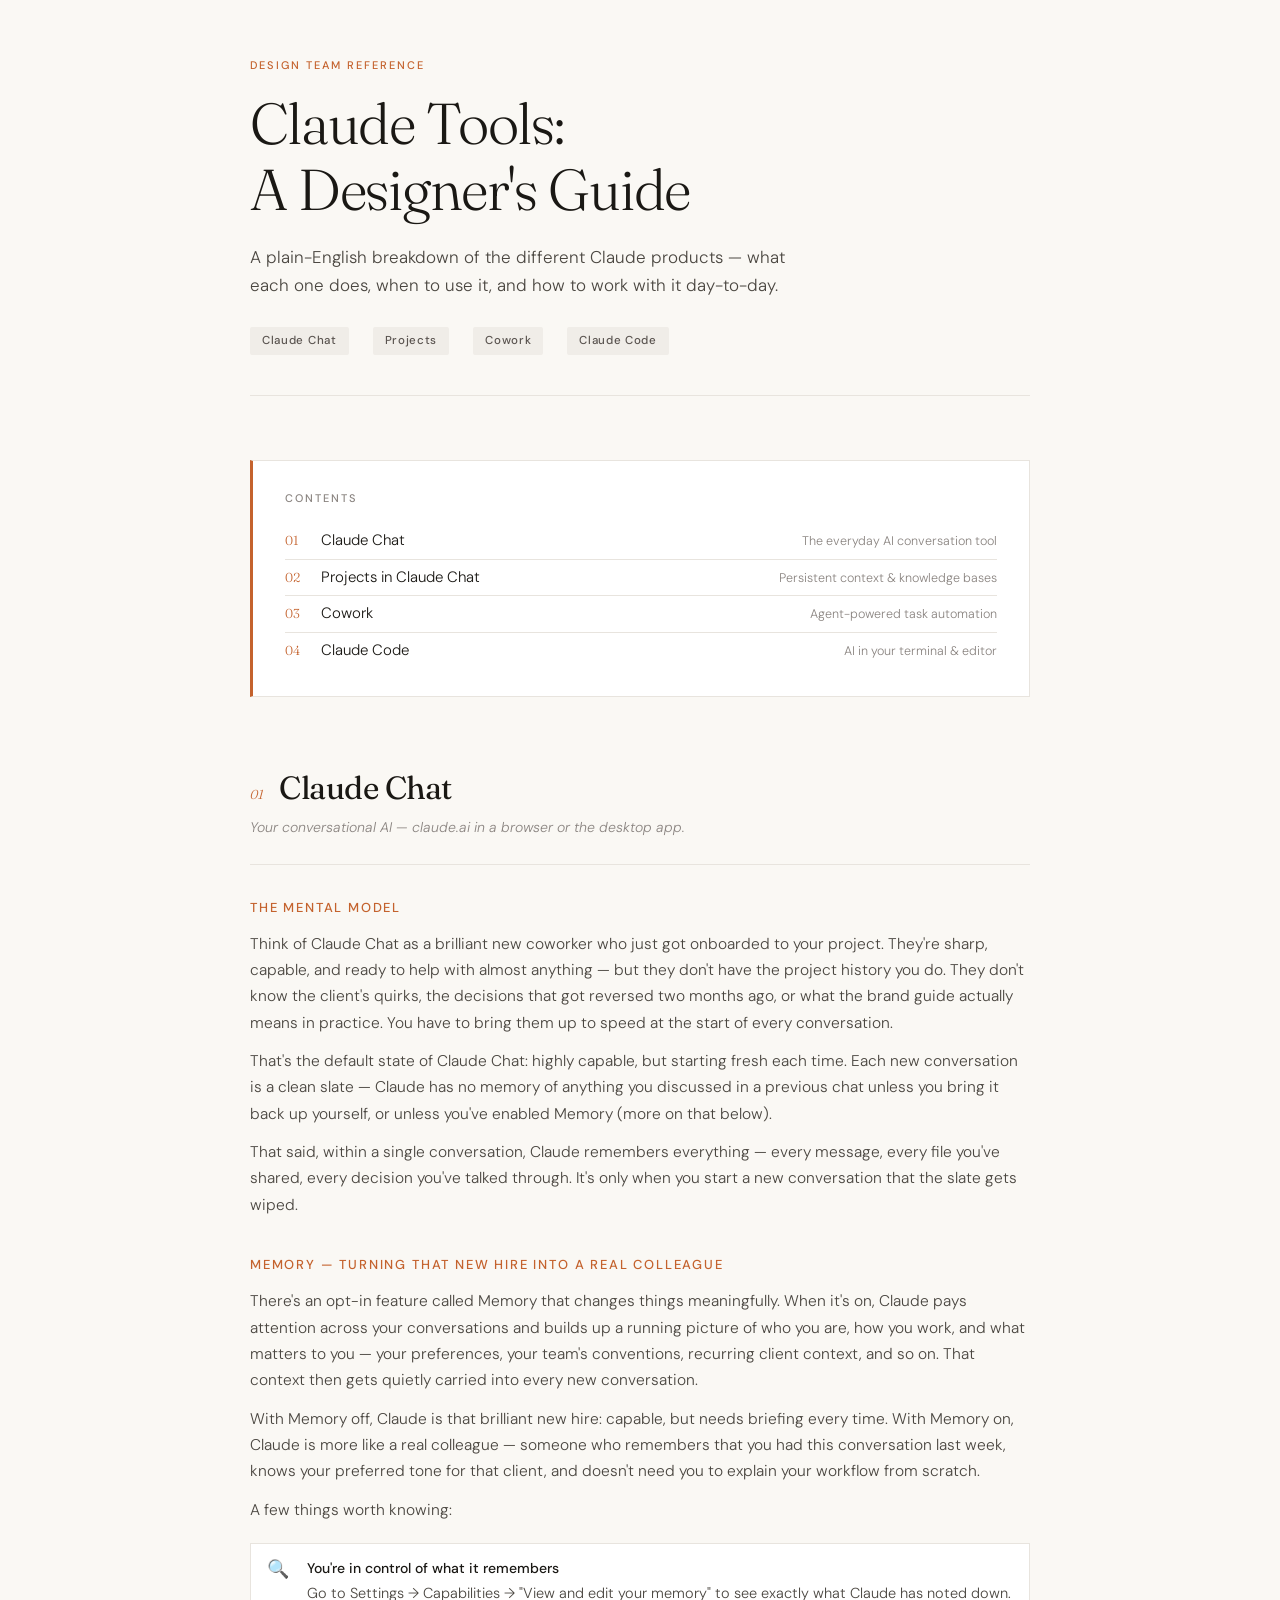
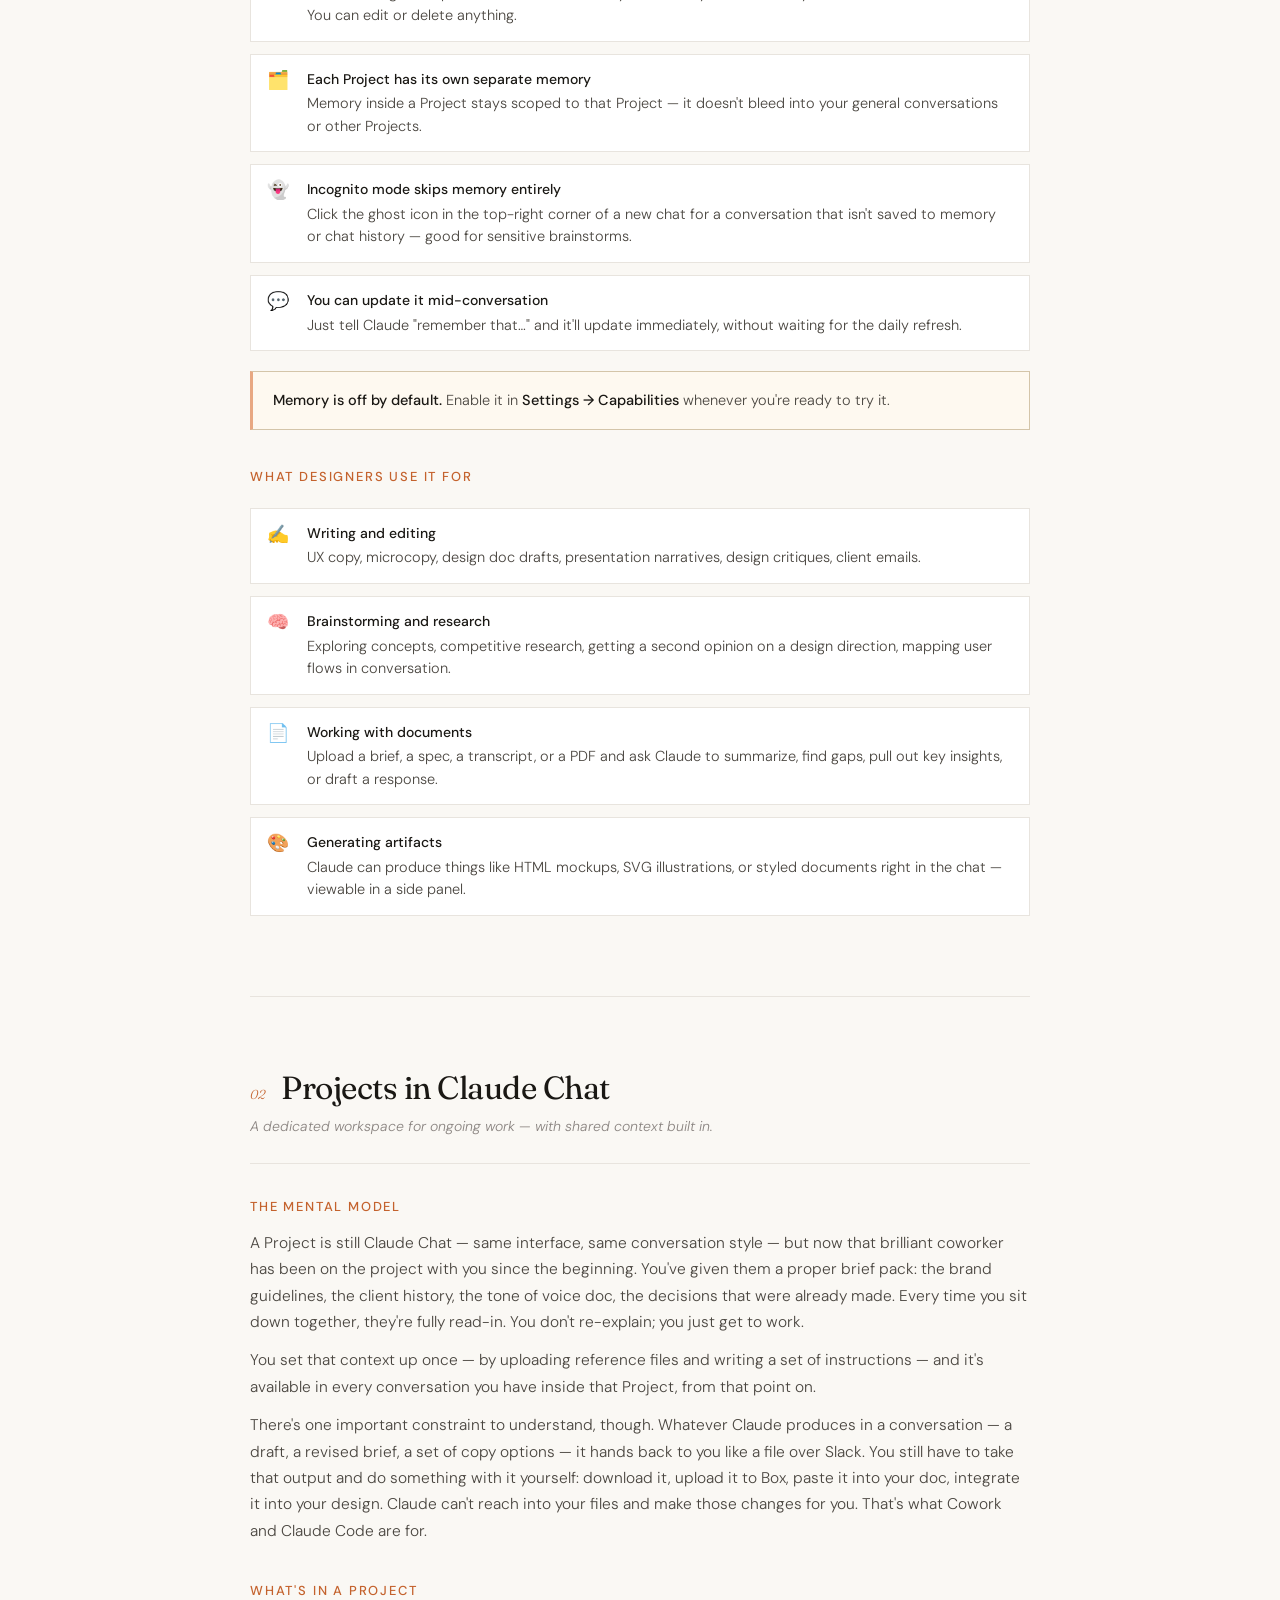
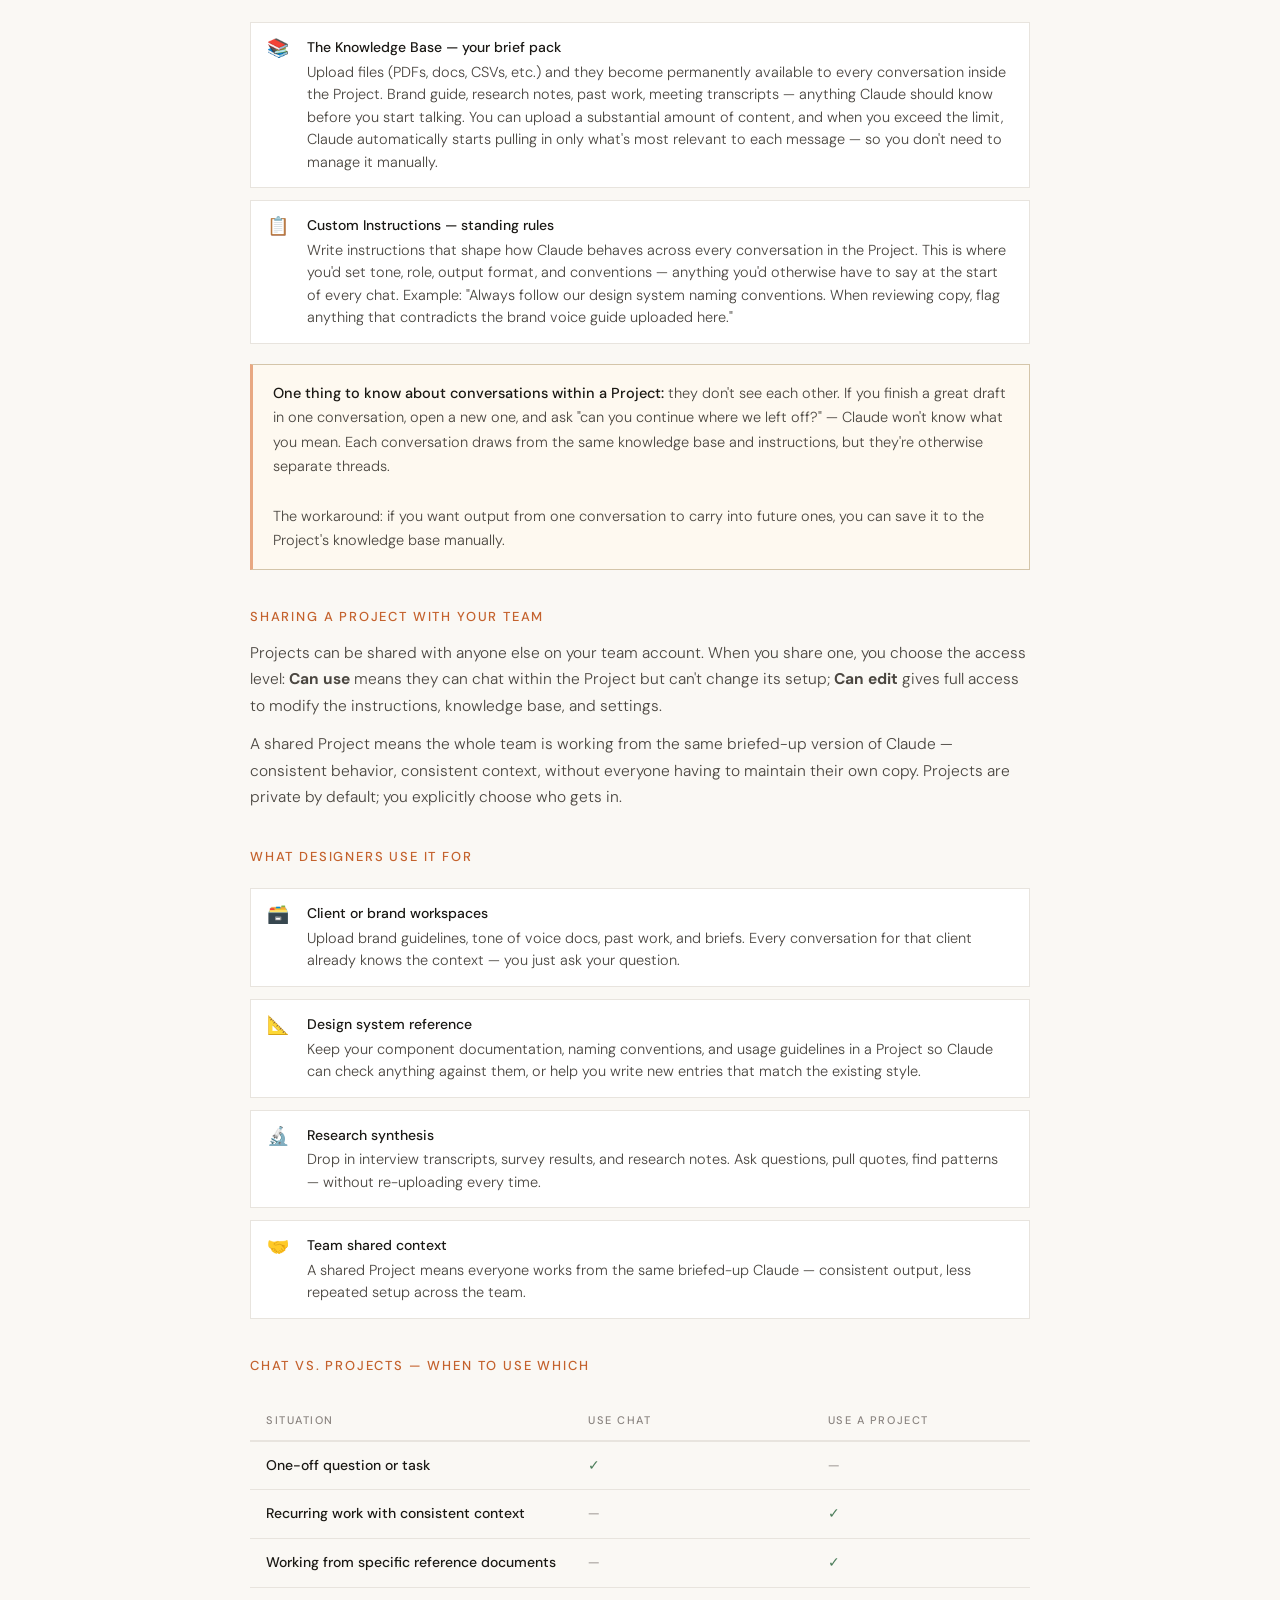
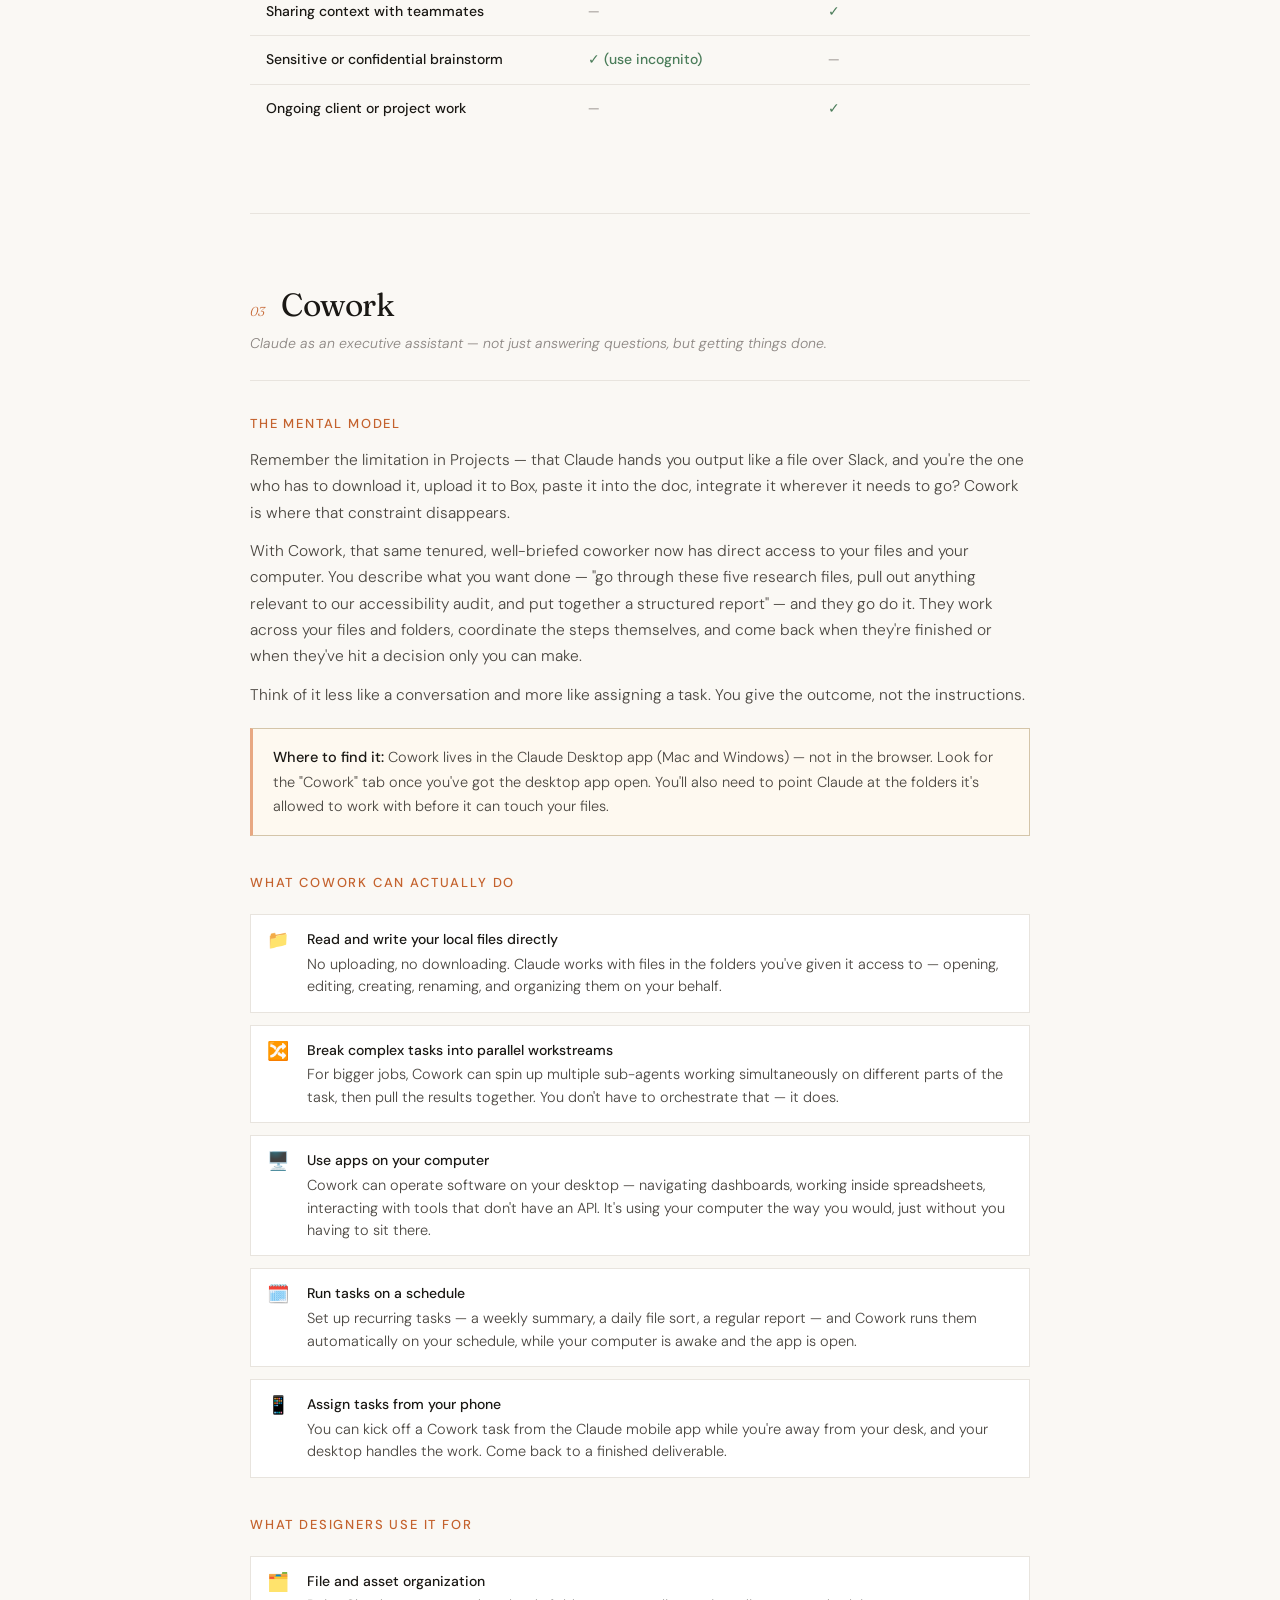
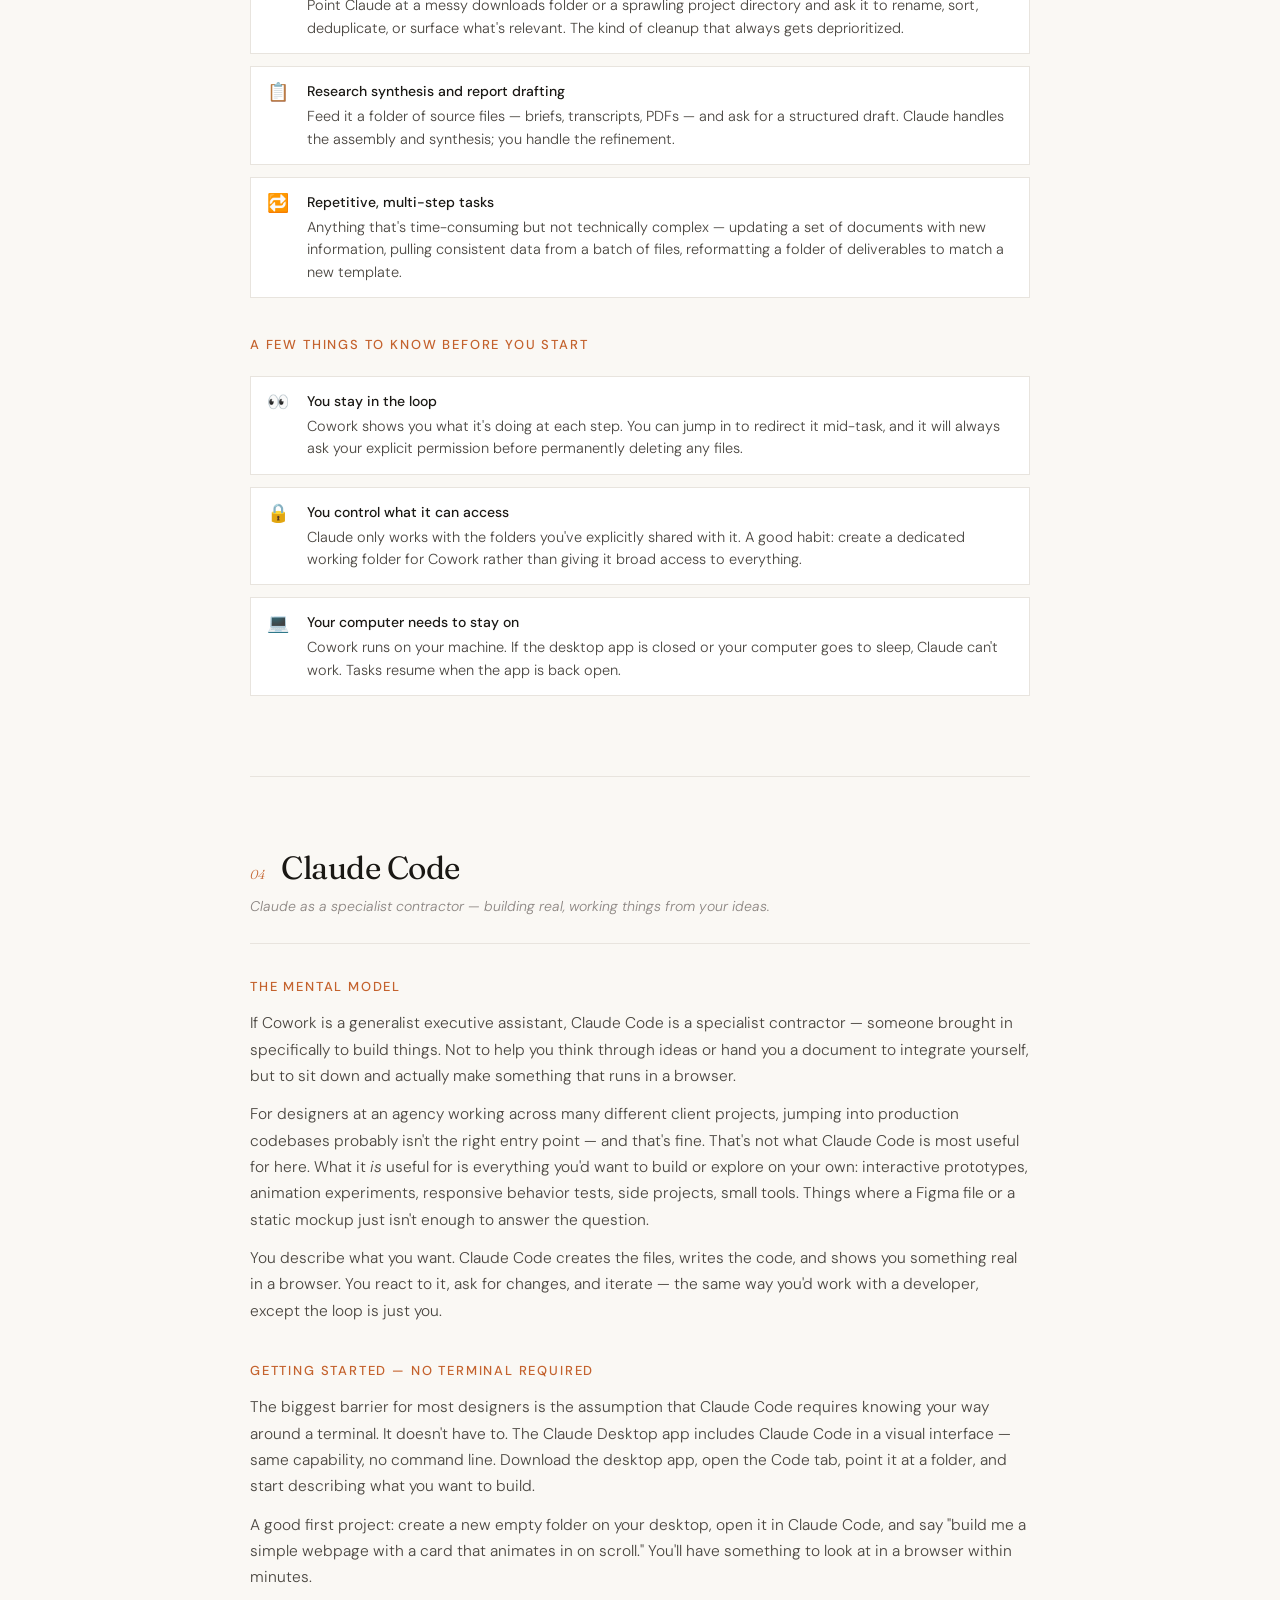
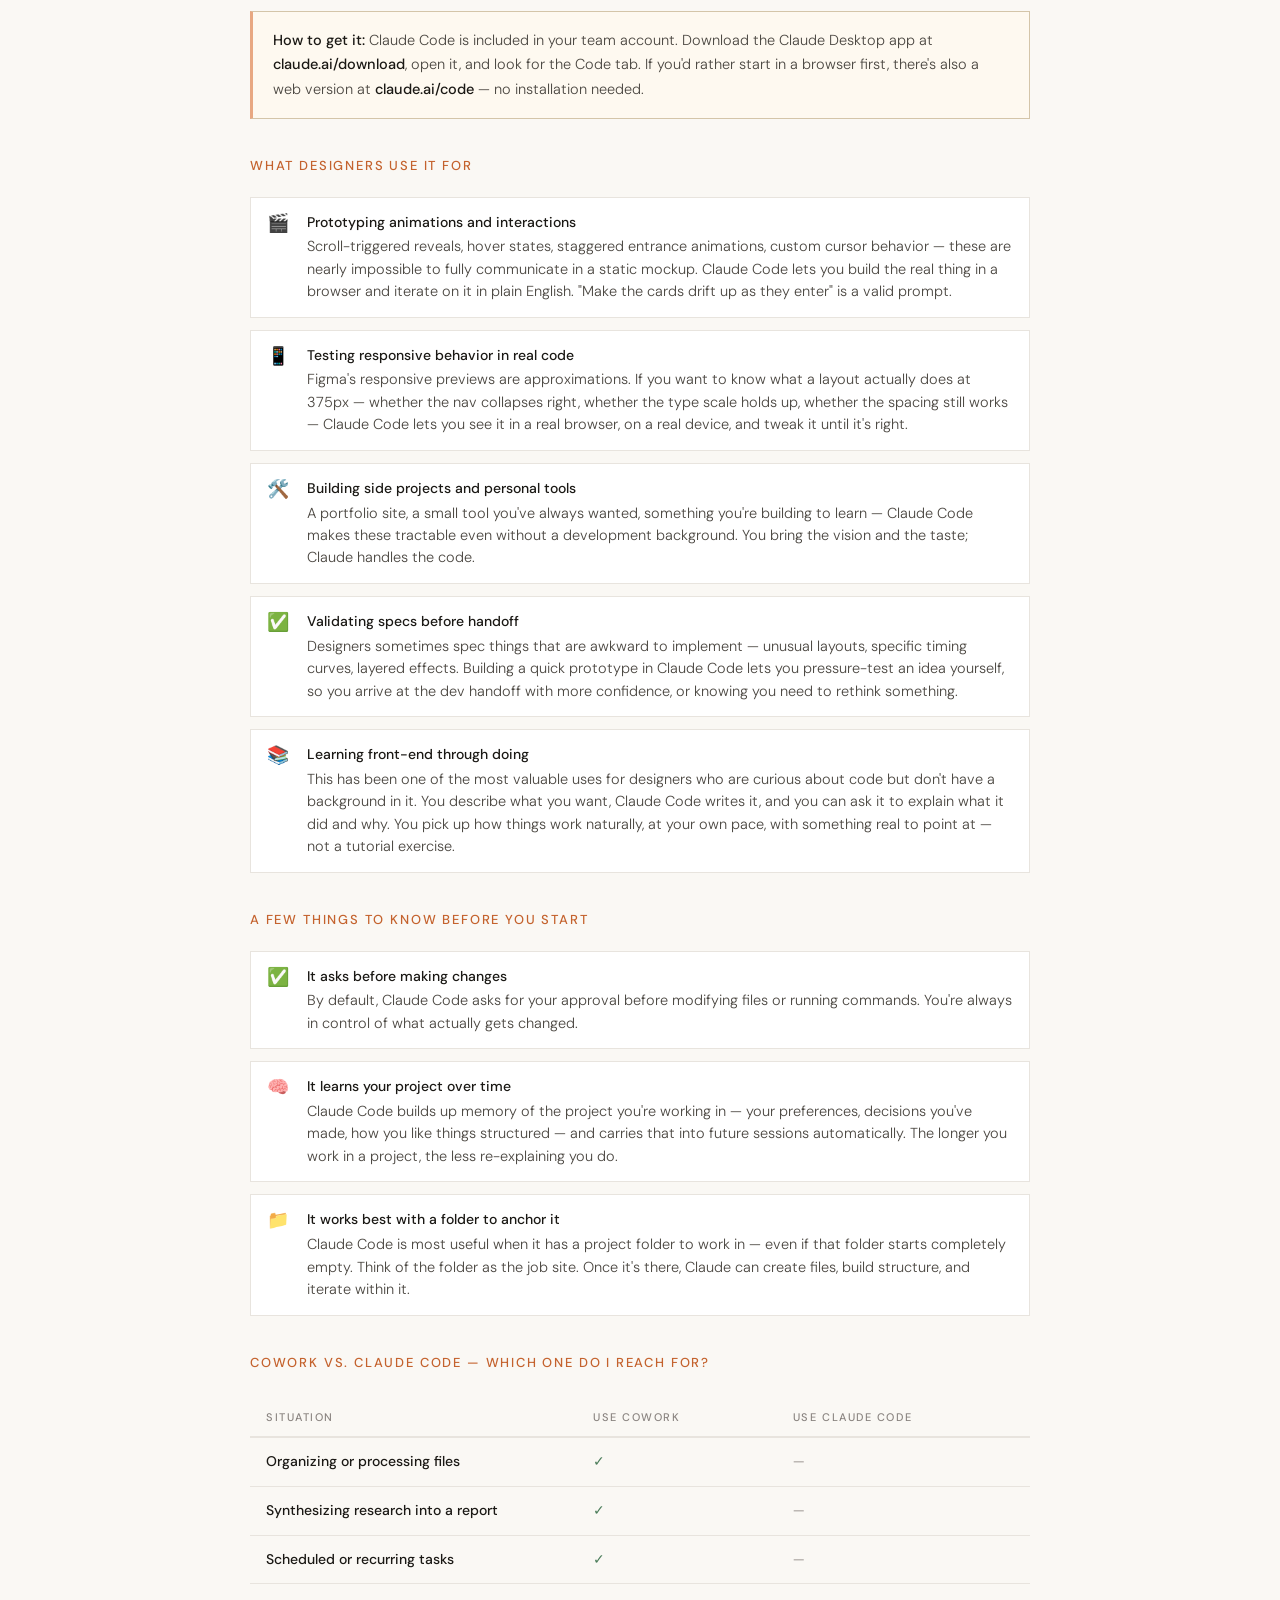
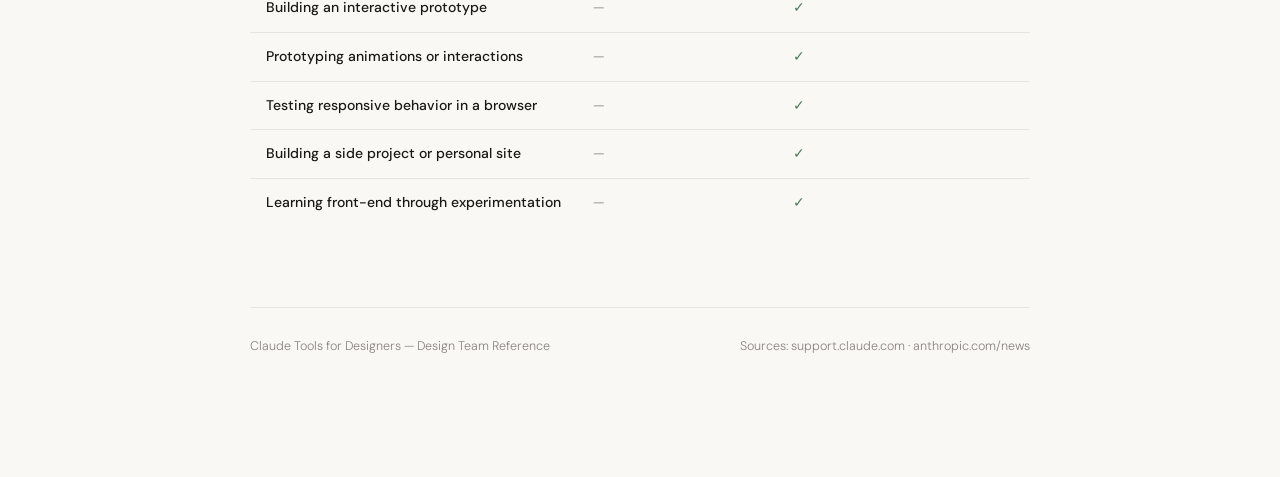
<file: claude-edu/claude-tools-for-designers.html>
<!DOCTYPE html>
<html lang="en">
<head>
  <meta charset="UTF-8" />
  <meta name="viewport" content="width=device-width, initial-scale=1.0" />
  <title>Claude Tools for Designers</title>
  <link href="https://fonts.googleapis.com/css2?family=Fraunces:ital,opsz,wght@0,9..144,300;0,9..144,400;0,9..144,600;1,9..144,300&family=DM+Sans:wght@300;400;500&display=swap" rel="stylesheet" />
  <style>
    :root {
      --cream: #faf8f4;
      --warm-white: #ffffff;
      --ink: #1a1814;
      --ink-light: #4a4640;
      --ink-muted: #8a8480;
      --rule: #e8e4de;
      --accent: #c4622d;
      --accent-light: #f5ebe3;
      --accent-mid: #e8a882;
      --tag-bg: #f0ede8;
      --tag-text: #5a5450;
      --highlight: #fef9f0;
      --note-border: #d4c5a9;
    }

    * { box-sizing: border-box; margin: 0; padding: 0; }

    body {
      background: var(--cream);
      color: var(--ink);
      font-family: 'DM Sans', sans-serif;
      font-weight: 300;
      font-size: 16px;
      line-height: 1.7;
    }

    /* ── Layout ── */
    .page-wrap {
      max-width: 860px;
      margin: 0 auto;
      padding: 0 40px 120px;
    }

    /* ── Masthead ── */
    .masthead {
      border-bottom: 1px solid var(--rule);
      padding: 56px 0 40px;
      margin-bottom: 64px;
    }

    .masthead-label {
      font-family: 'DM Sans', sans-serif;
      font-size: 11px;
      font-weight: 500;
      letter-spacing: 0.18em;
      text-transform: uppercase;
      color: var(--accent);
      margin-bottom: 16px;
    }

    .masthead h1 {
      font-family: 'Fraunces', serif;
      font-size: clamp(2.4rem, 5vw, 3.6rem);
      font-weight: 300;
      line-height: 1.15;
      color: var(--ink);
      margin-bottom: 20px;
      letter-spacing: -0.02em;
    }

    .masthead-sub {
      font-size: 17px;
      color: var(--ink-light);
      max-width: 560px;
      line-height: 1.65;
    }

    .meta-row {
      margin-top: 28px;
      display: flex;
      gap: 24px;
      flex-wrap: wrap;
      align-items: center;
    }

    .meta-tag {
      background: var(--tag-bg);
      color: var(--tag-text);
      font-size: 11.5px;
      font-weight: 500;
      letter-spacing: 0.06em;
      padding: 4px 12px;
      border-radius: 2px;
    }

    /* ── Table of Contents ── */
    .toc {
      background: var(--warm-white);
      border: 1px solid var(--rule);
      border-left: 3px solid var(--accent);
      padding: 28px 32px;
      margin-bottom: 72px;
    }

    .toc-title {
      font-family: 'DM Sans', sans-serif;
      font-size: 11px;
      font-weight: 500;
      letter-spacing: 0.18em;
      text-transform: uppercase;
      color: var(--ink-muted);
      margin-bottom: 16px;
    }

    .toc ol {
      list-style: none;
      counter-reset: toc-counter;
    }

    .toc li {
      counter-increment: toc-counter;
      display: flex;
      align-items: baseline;
      gap: 12px;
      padding: 5px 0;
      border-bottom: 1px solid var(--rule);
    }

    .toc li:last-child { border-bottom: none; }

    .toc li::before {
      content: counter(toc-counter, decimal-leading-zero);
      font-family: 'Fraunces', serif;
      font-size: 13px;
      color: var(--accent);
      min-width: 24px;
    }

    .toc a {
      color: var(--ink);
      text-decoration: none;
      font-size: 15px;
      transition: color 0.15s;
    }

    .toc a:hover { color: var(--accent); }

    .toc .toc-sub {
      font-size: 12.5px;
      color: var(--ink-muted);
      margin-left: auto;
    }

    /* ── Status badge (for "coming soon" sections) ── */
    .badge {
      display: inline-block;
      font-size: 10.5px;
      font-weight: 500;
      letter-spacing: 0.08em;
      text-transform: uppercase;
      padding: 2px 10px;
      border-radius: 2px;
      vertical-align: middle;
      margin-left: 10px;
    }
    .badge-soon {
      background: var(--tag-bg);
      color: var(--ink-muted);
      border: 1px solid var(--rule);
    }

    /* ── Section ── */
    .section {
      margin-bottom: 80px;
    }

    .section-header {
      display: flex;
      align-items: baseline;
      gap: 16px;
      margin-bottom: 8px;
    }

    .section-number {
      font-family: 'Fraunces', serif;
      font-size: 13px;
      color: var(--accent);
      font-style: italic;
    }

    .section h2 {
      font-family: 'Fraunces', serif;
      font-size: clamp(1.6rem, 3vw, 2rem);
      font-weight: 400;
      letter-spacing: -0.015em;
      color: var(--ink);
      line-height: 1.2;
    }

    .section-tagline {
      font-size: 14px;
      color: var(--ink-muted);
      margin-bottom: 32px;
      padding-bottom: 24px;
      border-bottom: 1px solid var(--rule);
      font-style: italic;
    }

    /* ── Subsections ── */
    .subsection {
      margin-bottom: 36px;
    }

    .subsection h3 {
      font-family: 'DM Sans', sans-serif;
      font-size: 13px;
      font-weight: 500;
      letter-spacing: 0.14em;
      text-transform: uppercase;
      color: var(--accent);
      margin-bottom: 12px;
    }

    .subsection p {
      color: var(--ink-light);
      font-size: 15.5px;
      margin-bottom: 12px;
    }

    .subsection p:last-child { margin-bottom: 0; }

    /* ── Callout / Note ── */
    .note {
      background: var(--highlight);
      border: 1px solid var(--note-border);
      border-left: 3px solid var(--accent-mid);
      padding: 16px 20px;
      margin: 20px 0;
      font-size: 14.5px;
      color: var(--ink-light);
    }

    .note strong {
      color: var(--ink);
      font-weight: 500;
    }

    /* ── Feature grid ── */
    .feature-grid {
      display: grid;
      grid-template-columns: 1fr 1fr;
      gap: 1px;
      background: var(--rule);
      border: 1px solid var(--rule);
      margin: 24px 0;
    }

    .feature-cell {
      background: var(--warm-white);
      padding: 20px 22px;
    }

    .feature-cell .label {
      font-size: 11px;
      font-weight: 500;
      letter-spacing: 0.12em;
      text-transform: uppercase;
      color: var(--ink-muted);
      margin-bottom: 8px;
    }

    .feature-cell .value {
      font-size: 14.5px;
      color: var(--ink-light);
      line-height: 1.55;
    }

    /* ── Comparison table ── */
    .compare-table {
      width: 100%;
      border-collapse: collapse;
      margin: 24px 0;
      font-size: 14px;
    }

    .compare-table th {
      text-align: left;
      font-size: 11px;
      font-weight: 500;
      letter-spacing: 0.14em;
      text-transform: uppercase;
      color: var(--ink-muted);
      padding: 10px 16px;
      border-bottom: 2px solid var(--rule);
      background: var(--cream);
    }

    .compare-table td {
      padding: 13px 16px;
      border-bottom: 1px solid var(--rule);
      color: var(--ink-light);
      vertical-align: top;
      line-height: 1.55;
    }

    .compare-table td:first-child {
      font-weight: 500;
      color: var(--ink);
      width: 180px;
      white-space: nowrap;
    }

    .compare-table tr:last-child td { border-bottom: none; }

    .compare-table .yes {
      color: #4a7c59;
      font-weight: 500;
    }

    .compare-table .no {
      color: var(--ink-muted);
    }

    /* ── Use-case cards ── */
    .use-cases {
      display: flex;
      flex-direction: column;
      gap: 12px;
      margin: 20px 0;
    }

    .use-case {
      display: flex;
      gap: 16px;
      align-items: flex-start;
      padding: 14px 16px;
      background: var(--warm-white);
      border: 1px solid var(--rule);
    }

    .use-case-icon {
      font-size: 18px;
      line-height: 1;
      margin-top: 2px;
      min-width: 24px;
    }

    .use-case-text {
      font-size: 14.5px;
      color: var(--ink-light);
      line-height: 1.55;
    }

    .use-case-text strong {
      display: block;
      font-weight: 500;
      color: var(--ink);
      margin-bottom: 2px;
      font-size: 14px;
    }

    /* ── Divider ── */
    hr.section-rule {
      border: none;
      border-top: 1px solid var(--rule);
      margin: 72px 0;
    }

    /* ── Footer ── */
    .doc-footer {
      border-top: 1px solid var(--rule);
      padding-top: 28px;
      margin-top: 80px;
      font-size: 12.5px;
      color: var(--ink-muted);
      display: flex;
      justify-content: space-between;
      flex-wrap: wrap;
      gap: 8px;
    }

    /* ── Responsive ── */
    @media (max-width: 600px) {
      .page-wrap { padding: 0 20px 80px; }
      .feature-grid { grid-template-columns: 1fr; }
      .toc .toc-sub { display: none; }
      .compare-table td:first-child { white-space: normal; width: auto; }
    }
  </style>
</head>
<body>
  <div class="page-wrap">

    <!-- Masthead -->
    <div class="masthead">
      <div class="masthead-label">Design Team Reference</div>
      <h1>Claude Tools:<br>A Designer's Guide</h1>
      <p class="masthead-sub">
        A plain-English breakdown of the different Claude products — what each one does,
        when to use it, and how to work with it day-to-day.
      </p>
      <div class="meta-row">
        <span class="meta-tag">Claude Chat</span>
        <span class="meta-tag">Projects</span>
        <span class="meta-tag">Cowork</span>
        <span class="meta-tag">Claude Code</span>
      </div>
    </div>

    <!-- Table of Contents -->
    <div class="toc">
      <div class="toc-title">Contents</div>
      <ol>
        <li>
          <a href="#claude-chat">Claude Chat</a>
          <span class="toc-sub">The everyday AI conversation tool</span>
        </li>
        <li>
          <a href="#projects">Projects in Claude Chat</a>
          <span class="toc-sub">Persistent context &amp; knowledge bases</span>
        </li>
        <li>
          <a href="#cowork">Cowork</a>
          <span class="toc-sub">Agent-powered task automation</span>
        </li>
        <li>
          <a href="#code">Claude Code</a>
          <span class="toc-sub">AI in your terminal &amp; editor</span>
        </li>
      </ol>
    </div>


    <!-- ═══════════════════════════════════════
         SECTION 1 — CLAUDE CHAT
    ════════════════════════════════════════ -->
    <div class="section" id="claude-chat">
      <div class="section-header">
        <span class="section-number">01</span>
        <h2>Claude Chat</h2>
      </div>
      <p class="section-tagline">Your conversational AI — claude.ai in a browser or the desktop app.</p>

      <div class="subsection">
        <h3>The mental model</h3>
        <p>
          Think of Claude Chat as a brilliant new coworker who just got onboarded to your project. They're
          sharp, capable, and ready to help with almost anything — but they don't have the project history
          you do. They don't know the client's quirks, the decisions that got reversed two months ago, or
          what the brand guide actually means in practice. You have to bring them up to speed at the start
          of every conversation.
        </p>
        <p>
          That's the default state of Claude Chat: highly capable, but starting fresh each time. Each new
          conversation is a clean slate — Claude has no memory of anything you discussed in a previous chat
          unless you bring it back up yourself, or unless you've enabled Memory (more on that below).
        </p>
        <p>
          That said, within a single conversation, Claude remembers everything — every message, every file
          you've shared, every decision you've talked through. It's only when you start a new conversation
          that the slate gets wiped.
        </p>
      </div>

      <div class="subsection">
        <h3>Memory — turning that new hire into a real colleague</h3>
        <p>
          There's an opt-in feature called Memory that changes things meaningfully. When it's on, Claude
          pays attention across your conversations and builds up a running picture of who you are, how you
          work, and what matters to you — your preferences, your team's conventions, recurring client context,
          and so on. That context then gets quietly carried into every new conversation.
        </p>
        <p>
          With Memory off, Claude is that brilliant new hire: capable, but needs briefing every time.
          With Memory on, Claude is more like a real colleague — someone who remembers that you had this
          conversation last week, knows your preferred tone for that client, and doesn't need you to explain
          your workflow from scratch.
        </p>
        <p>
          A few things worth knowing:
        </p>
        <div class="use-cases">
          <div class="use-case">
            <div class="use-case-icon">🔍</div>
            <div class="use-case-text">
              <strong>You're in control of what it remembers</strong>
              Go to Settings → Capabilities → "View and edit your memory" to see exactly what Claude has noted down. You can edit or delete anything.
            </div>
          </div>
          <div class="use-case">
            <div class="use-case-icon">🗂️</div>
            <div class="use-case-text">
              <strong>Each Project has its own separate memory</strong>
              Memory inside a Project stays scoped to that Project — it doesn't bleed into your general conversations or other Projects.
            </div>
          </div>
          <div class="use-case">
            <div class="use-case-icon">👻</div>
            <div class="use-case-text">
              <strong>Incognito mode skips memory entirely</strong>
              Click the ghost icon in the top-right corner of a new chat for a conversation that isn't saved to memory or chat history — good for sensitive brainstorms.
            </div>
          </div>
          <div class="use-case">
            <div class="use-case-icon">💬</div>
            <div class="use-case-text">
              <strong>You can update it mid-conversation</strong>
              Just tell Claude "remember that…" and it'll update immediately, without waiting for the daily refresh.
            </div>
          </div>
        </div>
        <div class="note">
          <strong>Memory is off by default.</strong> Enable it in <strong>Settings → Capabilities</strong> whenever you're ready to try it.
        </div>
      </div>

      <div class="subsection">
        <h3>What designers use it for</h3>
        <div class="use-cases">
          <div class="use-case">
            <div class="use-case-icon">✍️</div>
            <div class="use-case-text">
              <strong>Writing and editing</strong>
              UX copy, microcopy, design doc drafts, presentation narratives, design critiques, client emails.
            </div>
          </div>
          <div class="use-case">
            <div class="use-case-icon">🧠</div>
            <div class="use-case-text">
              <strong>Brainstorming and research</strong>
              Exploring concepts, competitive research, getting a second opinion on a design direction, mapping user flows in conversation.
            </div>
          </div>
          <div class="use-case">
            <div class="use-case-icon">📄</div>
            <div class="use-case-text">
              <strong>Working with documents</strong>
              Upload a brief, a spec, a transcript, or a PDF and ask Claude to summarize, find gaps, pull out key insights, or draft a response.
            </div>
          </div>
          <div class="use-case">
            <div class="use-case-icon">🎨</div>
            <div class="use-case-text">
              <strong>Generating artifacts</strong>
              Claude can produce things like HTML mockups, SVG illustrations, or styled documents right in the chat — viewable in a side panel.
            </div>
          </div>
        </div>
      </div>
    </div>

    <hr class="section-rule" />

    <!-- ═══════════════════════════════════════
         SECTION 2 — PROJECTS
    ════════════════════════════════════════ -->
    <div class="section" id="projects">
      <div class="section-header">
        <span class="section-number">02</span>
        <h2>Projects in Claude Chat</h2>
      </div>
      <p class="section-tagline">A dedicated workspace for ongoing work — with shared context built in.</p>

      <div class="subsection">
        <h3>The mental model</h3>
        <p>
          A Project is still Claude Chat — same interface, same conversation style — but now that brilliant
          coworker has been on the project with you since the beginning. You've given them a proper brief
          pack: the brand guidelines, the client history, the tone of voice doc, the decisions that were
          already made. Every time you sit down together, they're fully read-in. You don't re-explain; you
          just get to work.
        </p>
        <p>
          You set that context up once — by uploading reference files and writing a set of instructions —
          and it's available in every conversation you have inside that Project, from that point on.
        </p>
        <p>
          There's one important constraint to understand, though. Whatever Claude produces in a
          conversation — a draft, a revised brief, a set of copy options — it hands back to you like a file
          over Slack. You still have to take that output and do something with it yourself: download it,
          upload it to Box, paste it into your doc, integrate it into your design. Claude can't reach into
          your files and make those changes for you. That's what Cowork and Claude Code are for.
        </p>
      </div>

      <div class="subsection">
        <h3>What's in a Project</h3>
        <div class="use-cases">
          <div class="use-case">
            <div class="use-case-icon">📚</div>
            <div class="use-case-text">
              <strong>The Knowledge Base — your brief pack</strong>
              Upload files (PDFs, docs, CSVs, etc.) and they become permanently available to every
              conversation inside the Project. Brand guide, research notes, past work, meeting transcripts —
              anything Claude should know before you start talking. You can upload a substantial amount of
              content, and when you exceed the limit, Claude automatically starts pulling in only what's
              most relevant to each message — so you don't need to manage it manually.
            </div>
          </div>
          <div class="use-case">
            <div class="use-case-icon">📋</div>
            <div class="use-case-text">
              <strong>Custom Instructions — standing rules</strong>
              Write instructions that shape how Claude behaves across every conversation in the Project.
              This is where you'd set tone, role, output format, and conventions — anything you'd otherwise
              have to say at the start of every chat. Example: "Always follow our design system naming
              conventions. When reviewing copy, flag anything that contradicts the brand voice guide
              uploaded here."
            </div>
          </div>
        </div>

        <div class="note">
          <strong>One thing to know about conversations within a Project:</strong> they don't see each other.
          If you finish a great draft in one conversation, open a new one, and ask "can you continue where
          we left off?" — Claude won't know what you mean. Each conversation draws from the same knowledge
          base and instructions, but they're otherwise separate threads.
          <br /><br />
          The workaround: if you want output from one conversation to carry into future ones, you can save
          it to the Project's knowledge base manually.
        </div>
      </div>

      <div class="subsection">
        <h3>Sharing a Project with your team</h3>
        <p>
          Projects can be shared with anyone else on your team account. When you share one, you choose
          the access level: <strong>Can use</strong> means they can chat within the Project but can't
          change its setup; <strong>Can edit</strong> gives full access to modify the instructions,
          knowledge base, and settings.
        </p>
        <p>
          A shared Project means the whole team is working from the same briefed-up version of Claude —
          consistent behavior, consistent context, without everyone having to maintain their own copy.
          Projects are private by default; you explicitly choose who gets in.
        </p>
      </div>

      <div class="subsection">
        <h3>What designers use it for</h3>
        <div class="use-cases">
          <div class="use-case">
            <div class="use-case-icon">🗃️</div>
            <div class="use-case-text">
              <strong>Client or brand workspaces</strong>
              Upload brand guidelines, tone of voice docs, past work, and briefs. Every conversation for that client already knows the context — you just ask your question.
            </div>
          </div>
          <div class="use-case">
            <div class="use-case-icon">📐</div>
            <div class="use-case-text">
              <strong>Design system reference</strong>
              Keep your component documentation, naming conventions, and usage guidelines in a Project so Claude can check anything against them, or help you write new entries that match the existing style.
            </div>
          </div>
          <div class="use-case">
            <div class="use-case-icon">🔬</div>
            <div class="use-case-text">
              <strong>Research synthesis</strong>
              Drop in interview transcripts, survey results, and research notes. Ask questions, pull quotes, find patterns — without re-uploading every time.
            </div>
          </div>
          <div class="use-case">
            <div class="use-case-icon">🤝</div>
            <div class="use-case-text">
              <strong>Team shared context</strong>
              A shared Project means everyone works from the same briefed-up Claude — consistent output, less repeated setup across the team.
            </div>
          </div>
        </div>
      </div>

      <div class="subsection">
        <h3>Chat vs. Projects — when to use which</h3>
        <table class="compare-table">
          <thead>
            <tr>
              <th>Situation</th>
              <th>Use Chat</th>
              <th>Use a Project</th>
            </tr>
          </thead>
          <tbody>
            <tr>
              <td>One-off question or task</td>
              <td class="yes">✓</td>
              <td class="no">—</td>
            </tr>
            <tr>
              <td>Recurring work with consistent context</td>
              <td class="no">—</td>
              <td class="yes">✓</td>
            </tr>
            <tr>
              <td>Working from specific reference documents</td>
              <td class="no">—</td>
              <td class="yes">✓</td>
            </tr>
            <tr>
              <td>Sharing context with teammates</td>
              <td class="no">—</td>
              <td class="yes">✓</td>
            </tr>
            <tr>
              <td>Sensitive or confidential brainstorm</td>
              <td class="yes">✓ (use incognito)</td>
              <td class="no">—</td>
            </tr>
            <tr>
              <td>Ongoing client or project work</td>
              <td class="no">—</td>
              <td class="yes">✓</td>
            </tr>
          </tbody>
        </table>
      </div>
    </div>

    <hr class="section-rule" />

    <!-- ═══════════════════════════════════════
         SECTION 3 — COWORK
    ════════════════════════════════════════ -->
    <div class="section" id="cowork">
      <div class="section-header">
        <span class="section-number">03</span>
        <h2>Cowork</h2>
      </div>
      <p class="section-tagline">Claude as an executive assistant — not just answering questions, but getting things done.</p>

      <div class="subsection">
        <h3>The mental model</h3>
        <p>
          Remember the limitation in Projects — that Claude hands you output like a file over Slack, and
          you're the one who has to download it, upload it to Box, paste it into the doc, integrate it
          wherever it needs to go? Cowork is where that constraint disappears.
        </p>
        <p>
          With Cowork, that same tenured, well-briefed coworker now has direct access to your files and
          your computer. You describe what you want done — "go through these five research files, pull
          out anything relevant to our accessibility audit, and put together a structured report" — and
          they go do it. They work across your files and folders, coordinate the steps themselves, and
          come back when they're finished or when they've hit a decision only you can make.
        </p>
        <p>
          Think of it less like a conversation and more like assigning a task. You give the outcome, not
          the instructions.
        </p>
        <div class="note">
          <strong>Where to find it:</strong> Cowork lives in the Claude Desktop app (Mac and Windows) — not
          in the browser. Look for the "Cowork" tab once you've got the desktop app open. You'll also need
          to point Claude at the folders it's allowed to work with before it can touch your files.
        </div>
      </div>

      <div class="subsection">
        <h3>What Cowork can actually do</h3>
        <div class="use-cases">
          <div class="use-case">
            <div class="use-case-icon">📁</div>
            <div class="use-case-text">
              <strong>Read and write your local files directly</strong>
              No uploading, no downloading. Claude works with files in the folders you've given it access
              to — opening, editing, creating, renaming, and organizing them on your behalf.
            </div>
          </div>
          <div class="use-case">
            <div class="use-case-icon">🔀</div>
            <div class="use-case-text">
              <strong>Break complex tasks into parallel workstreams</strong>
              For bigger jobs, Cowork can spin up multiple sub-agents working simultaneously on different
              parts of the task, then pull the results together. You don't have to orchestrate that — it does.
            </div>
          </div>
          <div class="use-case">
            <div class="use-case-icon">🖥️</div>
            <div class="use-case-text">
              <strong>Use apps on your computer</strong>
              Cowork can operate software on your desktop — navigating dashboards, working inside
              spreadsheets, interacting with tools that don't have an API. It's using your computer the
              way you would, just without you having to sit there.
            </div>
          </div>
          <div class="use-case">
            <div class="use-case-icon">🗓️</div>
            <div class="use-case-text">
              <strong>Run tasks on a schedule</strong>
              Set up recurring tasks — a weekly summary, a daily file sort, a regular report — and Cowork
              runs them automatically on your schedule, while your computer is awake and the app is open.
            </div>
          </div>
          <div class="use-case">
            <div class="use-case-icon">📱</div>
            <div class="use-case-text">
              <strong>Assign tasks from your phone</strong>
              You can kick off a Cowork task from the Claude mobile app while you're away from your desk,
              and your desktop handles the work. Come back to a finished deliverable.
            </div>
          </div>
        </div>
      </div>

      <div class="subsection">
        <h3>What designers use it for</h3>
        <div class="use-cases">
          <div class="use-case">
            <div class="use-case-icon">🗂️</div>
            <div class="use-case-text">
              <strong>File and asset organization</strong>
              Point Claude at a messy downloads folder or a sprawling project directory and ask it to
              rename, sort, deduplicate, or surface what's relevant. The kind of cleanup that always
              gets deprioritized.
            </div>
          </div>
          <div class="use-case">
            <div class="use-case-icon">📋</div>
            <div class="use-case-text">
              <strong>Research synthesis and report drafting</strong>
              Feed it a folder of source files — briefs, transcripts, PDFs — and ask for a structured
              draft. Claude handles the assembly and synthesis; you handle the refinement.
            </div>
          </div>
          <div class="use-case">
            <div class="use-case-icon">🔁</div>
            <div class="use-case-text">
              <strong>Repetitive, multi-step tasks</strong>
              Anything that's time-consuming but not technically complex — updating a set of documents
              with new information, pulling consistent data from a batch of files, reformatting a
              folder of deliverables to match a new template.
            </div>
          </div>
        </div>
      </div>

      <div class="subsection">
        <h3>A few things to know before you start</h3>
        <div class="use-cases">
          <div class="use-case">
            <div class="use-case-icon">👀</div>
            <div class="use-case-text">
              <strong>You stay in the loop</strong>
              Cowork shows you what it's doing at each step. You can jump in to redirect it mid-task,
              and it will always ask your explicit permission before permanently deleting any files.
            </div>
          </div>
          <div class="use-case">
            <div class="use-case-icon">🔒</div>
            <div class="use-case-text">
              <strong>You control what it can access</strong>
              Claude only works with the folders you've explicitly shared with it. A good habit: create
              a dedicated working folder for Cowork rather than giving it broad access to everything.
            </div>
          </div>
          <div class="use-case">
            <div class="use-case-icon">💻</div>
            <div class="use-case-text">
              <strong>Your computer needs to stay on</strong>
              Cowork runs on your machine. If the desktop app is closed or your computer goes to sleep,
              Claude can't work. Tasks resume when the app is back open.
            </div>
          </div>
        </div>
      </div>
    </div>

    <hr class="section-rule" />

    <!-- ═══════════════════════════════════════
         SECTION 4 — CLAUDE CODE
    ════════════════════════════════════════ -->
    <div class="section" id="code">
      <div class="section-header">
        <span class="section-number">04</span>
        <h2>Claude Code</h2>
      </div>
      <p class="section-tagline">Claude as a specialist contractor — building real, working things from your ideas.</p>

      <div class="subsection">
        <h3>The mental model</h3>
        <p>
          If Cowork is a generalist executive assistant, Claude Code is a specialist contractor —
          someone brought in specifically to build things. Not to help you think through ideas or
          hand you a document to integrate yourself, but to sit down and actually make something that
          runs in a browser.
        </p>
        <p>
          For designers at an agency working across many different client projects, jumping into
          production codebases probably isn't the right entry point — and that's fine. That's not
          what Claude Code is most useful for here. What it <em>is</em> useful for is everything
          you'd want to build or explore on your own: interactive prototypes, animation experiments,
          responsive behavior tests, side projects, small tools. Things where a Figma file or a
          static mockup just isn't enough to answer the question.
        </p>
        <p>
          You describe what you want. Claude Code creates the files, writes the code, and shows
          you something real in a browser. You react to it, ask for changes, and iterate — the same
          way you'd work with a developer, except the loop is just you.
        </p>
      </div>

      <div class="subsection">
        <h3>Getting started — no terminal required</h3>
        <p>
          The biggest barrier for most designers is the assumption that Claude Code requires knowing
          your way around a terminal. It doesn't have to. The Claude Desktop app includes Claude Code
          in a visual interface — same capability, no command line. Download the desktop app, open
          the Code tab, point it at a folder, and start describing what you want to build.
        </p>
        <p>
          A good first project: create a new empty folder on your desktop, open it in Claude Code,
          and say "build me a simple webpage with a card that animates in on scroll." You'll have
          something to look at in a browser within minutes.
        </p>
        <div class="note">
          <strong>How to get it:</strong> Claude Code is included in your team account. Download the
          Claude Desktop app at <strong>claude.ai/download</strong>, open it, and look for the Code tab.
          If you'd rather start in a browser first, there's also a web version at <strong>claude.ai/code</strong>
          — no installation needed.
        </div>
      </div>

      <div class="subsection">
        <h3>What designers use it for</h3>
        <div class="use-cases">
          <div class="use-case">
            <div class="use-case-icon">🎬</div>
            <div class="use-case-text">
              <strong>Prototyping animations and interactions</strong>
              Scroll-triggered reveals, hover states, staggered entrance animations, custom cursor
              behavior — these are nearly impossible to fully communicate in a static mockup. Claude
              Code lets you build the real thing in a browser and iterate on it in plain English.
              "Make the cards drift up as they enter" is a valid prompt.
            </div>
          </div>
          <div class="use-case">
            <div class="use-case-icon">📱</div>
            <div class="use-case-text">
              <strong>Testing responsive behavior in real code</strong>
              Figma's responsive previews are approximations. If you want to know what a layout
              actually does at 375px — whether the nav collapses right, whether the type scale holds
              up, whether the spacing still works — Claude Code lets you see it in a real browser,
              on a real device, and tweak it until it's right.
            </div>
          </div>
          <div class="use-case">
            <div class="use-case-icon">🛠️</div>
            <div class="use-case-text">
              <strong>Building side projects and personal tools</strong>
              A portfolio site, a small tool you've always wanted, something you're building to
              learn — Claude Code makes these tractable even without a development background.
              You bring the vision and the taste; Claude handles the code.
            </div>
          </div>
          <div class="use-case">
            <div class="use-case-icon">✅</div>
            <div class="use-case-text">
              <strong>Validating specs before handoff</strong>
              Designers sometimes spec things that are awkward to implement — unusual layouts,
              specific timing curves, layered effects. Building a quick prototype in Claude Code
              lets you pressure-test an idea yourself, so you arrive at the dev handoff with
              more confidence, or knowing you need to rethink something.
            </div>
          </div>
          <div class="use-case">
            <div class="use-case-icon">📚</div>
            <div class="use-case-text">
              <strong>Learning front-end through doing</strong>
              This has been one of the most valuable uses for designers who are curious about code
              but don't have a background in it. You describe what you want, Claude Code writes it,
              and you can ask it to explain what it did and why. You pick up how things work
              naturally, at your own pace, with something real to point at — not a tutorial exercise.
            </div>
          </div>
        </div>
      </div>

      <div class="subsection">
        <h3>A few things to know before you start</h3>
        <div class="use-cases">
          <div class="use-case">
            <div class="use-case-icon">✅</div>
            <div class="use-case-text">
              <strong>It asks before making changes</strong>
              By default, Claude Code asks for your approval before modifying files or running
              commands. You're always in control of what actually gets changed.
            </div>
          </div>
          <div class="use-case">
            <div class="use-case-icon">🧠</div>
            <div class="use-case-text">
              <strong>It learns your project over time</strong>
              Claude Code builds up memory of the project you're working in — your preferences,
              decisions you've made, how you like things structured — and carries that into future
              sessions automatically. The longer you work in a project, the less re-explaining you do.
            </div>
          </div>
          <div class="use-case">
            <div class="use-case-icon">📁</div>
            <div class="use-case-text">
              <strong>It works best with a folder to anchor it</strong>
              Claude Code is most useful when it has a project folder to work in — even if that
              folder starts completely empty. Think of the folder as the job site. Once it's there,
              Claude can create files, build structure, and iterate within it.
            </div>
          </div>
        </div>
      </div>

      <div class="subsection">
        <h3>Cowork vs. Claude Code — which one do I reach for?</h3>
        <table class="compare-table">
          <thead>
            <tr>
              <th>Situation</th>
              <th>Use Cowork</th>
              <th>Use Claude Code</th>
            </tr>
          </thead>
          <tbody>
            <tr>
              <td>Organizing or processing files</td>
              <td class="yes">✓</td>
              <td class="no">—</td>
            </tr>
            <tr>
              <td>Synthesizing research into a report</td>
              <td class="yes">✓</td>
              <td class="no">—</td>
            </tr>
            <tr>
              <td>Scheduled or recurring tasks</td>
              <td class="yes">✓</td>
              <td class="no">—</td>
            </tr>
            <tr>
              <td>Building an interactive prototype</td>
              <td class="no">—</td>
              <td class="yes">✓</td>
            </tr>
            <tr>
              <td>Prototyping animations or interactions</td>
              <td class="no">—</td>
              <td class="yes">✓</td>
            </tr>
            <tr>
              <td>Testing responsive behavior in a browser</td>
              <td class="no">—</td>
              <td class="yes">✓</td>
            </tr>
            <tr>
              <td>Building a side project or personal site</td>
              <td class="no">—</td>
              <td class="yes">✓</td>
            </tr>
            <tr>
              <td>Learning front-end through experimentation</td>
              <td class="no">—</td>
              <td class="yes">✓</td>
            </tr>
          </tbody>
        </table>
      </div>
    </div>


    <!-- Footer -->
    <div class="doc-footer">
      <span>Claude Tools for Designers — Design Team Reference</span>
      <span>Sources: support.claude.com · anthropic.com/news</span>
    </div>

  </div>
</body>
</html>
</file>
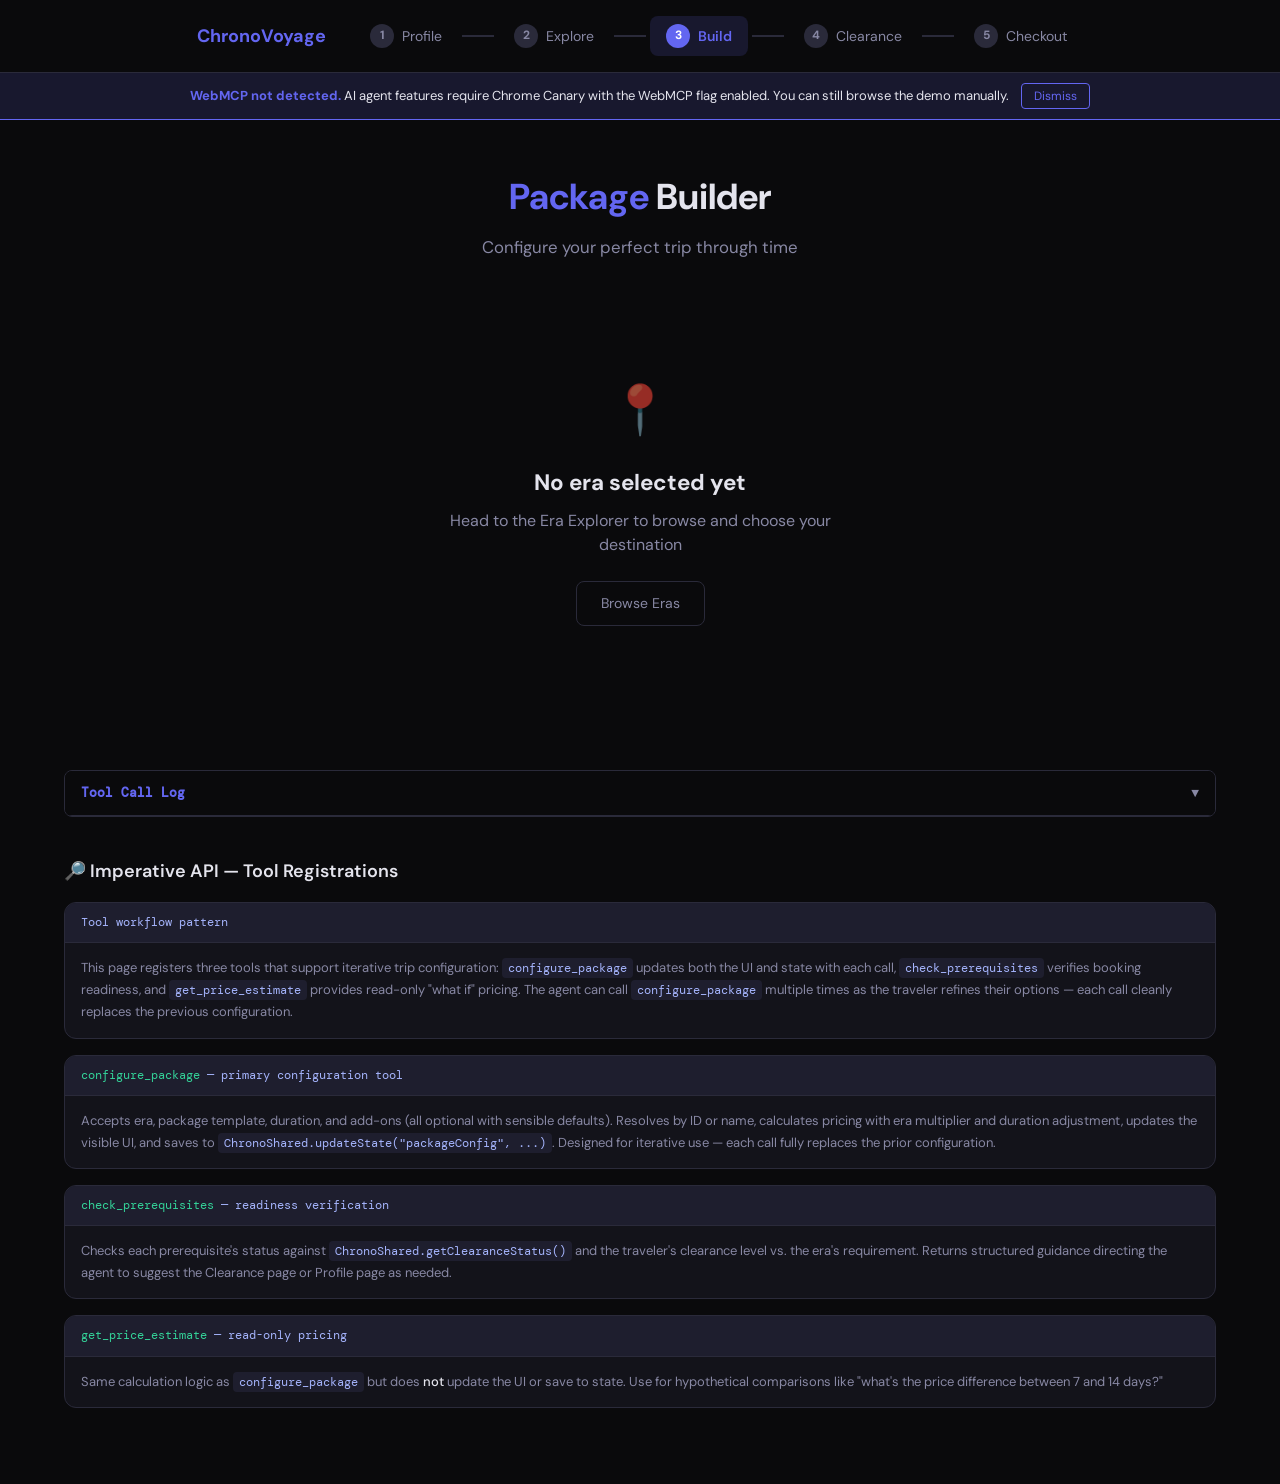
<file: time-travel/build.html>
<!DOCTYPE html>
<html lang="en">
<head>
  <meta charset="UTF-8" />
  <meta name="viewport" content="width=device-width, initial-scale=1.0" />
  <link rel="icon" type="image/svg+xml" href="/playground/favicon.svg">
  <title>Package Builder — ChronoVoyage</title>

  <!-- Google Fonts: DM Sans (body) + DM Mono (code/logs) -->
  <link rel="preconnect" href="https://fonts.googleapis.com" />
  <link rel="preconnect" href="https://fonts.gstatic.com" crossorigin />
  <link
    href="https://fonts.googleapis.com/css2?family=DM+Mono:wght@400;500&family=DM+Sans:wght@400;500;600;700&display=swap"
    rel="stylesheet"
  />
  <link rel="stylesheet" href="../tokens.css">

  <style>
    /* ================================================================
       PAGE HEADER
       ================================================================ */
    .page-header {
      text-align: center;
      padding: 48px 24px 32px;
    }
    .page-header h1 {
      font-size: 2.25rem;
      font-weight: 700;
      color: var(--text);
      margin-bottom: 8px;
    }
    .page-header h1 span {
      color: var(--accent);
    }
    .page-header p {
      color: var(--text-muted);
      font-size: 1.05rem;
      max-width: 540px;
      margin: 0 auto;
    }

    /* ================================================================
       EMPTY STATE (no era selected)
       ================================================================ */
    .empty-state {
      text-align: center;
      padding: 80px 24px;
      max-width: 500px;
      margin: 0 auto;
    }
    .empty-state-icon {
      font-size: 3rem;
      margin-bottom: 16px;
      opacity: 0.6;
    }
    .empty-state h2 {
      font-size: 1.4rem;
      font-weight: 700;
      color: var(--text);
      margin-bottom: 8px;
    }
    .empty-state p {
      color: var(--text-muted);
      font-size: 1rem;
      margin-bottom: 24px;
      line-height: 1.5;
    }

    /* ================================================================
       MAIN LAYOUT
       ================================================================ */
    .build-container {
      max-width: 1200px;
      margin: 0 auto;
      padding: 0 24px 40px;
    }

    .build-layout {
      display: grid;
      grid-template-columns: 1fr 360px;
      gap: 24px;
      align-items: start;
    }
    @media (max-width: 900px) {
      .build-layout { grid-template-columns: 1fr; }
    }

    /* ================================================================
       ERA SUMMARY BANNER
       ================================================================ */
    .era-banner {
      background: var(--surface);
      border: 1px solid var(--border);
      border-radius: 12px;
      padding: 24px;
      margin-bottom: 24px;
      display: flex;
      justify-content: space-between;
      align-items: flex-start;
      gap: 16px;
    }
    @media (max-width: 600px) {
      .era-banner { flex-direction: column; }
    }
    .era-banner-info h2 {
      font-size: 1.3rem;
      font-weight: 700;
      color: var(--text);
      margin-bottom: 4px;
    }
    .era-banner-period {
      font-size: 0.9rem;
      color: var(--accent);
      font-family: var(--mono);
      margin-bottom: 10px;
    }
    .era-banner-meta {
      display: flex;
      align-items: center;
      gap: 14px;
      margin-bottom: 10px;
      font-size: 0.85rem;
      color: var(--text-muted);
      flex-wrap: wrap;
    }
    .era-banner-meta .region-badge {
      background: var(--accent-soft);
      color: var(--accent);
      padding: 2px 10px;
      border-radius: 12px;
      font-size: 0.8rem;
      font-weight: 500;
    }
    .era-banner-desc {
      font-size: 0.9rem;
      color: var(--text-muted);
      line-height: 1.5;
    }
    .era-banner-actions {
      flex-shrink: 0;
    }

    /* Danger dots (same as explore.html) */
    .danger-dots {
      display: inline-flex;
      gap: 3px;
      align-items: center;
    }
    .danger-dot {
      width: 8px;
      height: 8px;
      border-radius: 50%;
      background: var(--border);
    }
    .danger-dot.filled-1 { background: #4ECB71; }
    .danger-dot.filled-2 { background: #a0d060; }
    .danger-dot.filled-3 { background: #FFB84D; }
    .danger-dot.filled-4 { background: #FF8C42; }
    .danger-dot.filled-5 { background: #FF6B6B; }

    .clearance-badge {
      font-size: 0.75rem;
      padding: 2px 8px;
      border-radius: 10px;
      font-weight: 600;
    }
    .clearance-1 { background: rgba(78, 203, 113, 0.15); color: #4ECB71; }
    .clearance-2 { background: rgba(255, 184, 77, 0.15); color: #FFB84D; }
    .clearance-3 { background: rgba(255, 107, 107, 0.15); color: #FF6B6B; }

    /* ================================================================
       SECTION TITLES
       ================================================================ */
    .section-title {
      font-size: 0.8rem;
      font-weight: 600;
      color: var(--accent);
      text-transform: uppercase;
      letter-spacing: 0.05em;
      margin-bottom: 14px;
    }

    /* ================================================================
       PACKAGE TEMPLATE CARDS
       ================================================================ */
    .config-section {
      margin-bottom: 28px;
    }
    .package-cards {
      display: flex;
      flex-direction: column;
      gap: 12px;
    }
    .package-card {
      background: var(--surface);
      border: 1px solid var(--border);
      border-radius: 12px;
      padding: 20px;
      cursor: pointer;
      transition: border-color 0.2s, transform 0.15s, box-shadow 0.2s;
    }
    .package-card:hover {
      border-color: var(--accent);
      transform: translateY(-1px);
    }
    .package-card.selected {
      border-color: var(--accent);
      box-shadow: 0 0 0 1px var(--accent);
      background: rgba(99, 102, 241, 0.06);
    }
    .package-card-header {
      display: flex;
      justify-content: space-between;
      align-items: flex-start;
      margin-bottom: 8px;
    }
    .package-card-name {
      font-size: 1rem;
      font-weight: 700;
      color: var(--text);
    }
    .package-card-price {
      font-family: var(--mono);
      font-weight: 600;
      color: #4ECB71;
      font-size: 1rem;
      white-space: nowrap;
    }
    .package-card-meta {
      font-size: 0.85rem;
      color: var(--text-muted);
      margin-bottom: 8px;
    }
    .package-card-meta span {
      margin-right: 14px;
    }
    .package-card-addons {
      font-size: 0.8rem;
      color: var(--text-muted);
    }
    .package-card-addons strong {
      color: var(--text);
      font-weight: 500;
    }
    .included-addon-pill {
      display: inline-block;
      padding: 2px 8px;
      border-radius: 10px;
      background: rgba(78, 203, 113, 0.12);
      color: #4ECB71;
      font-size: 0.75rem;
      font-weight: 500;
      margin-right: 4px;
      margin-top: 4px;
    }

    /* ================================================================
       DURATION SELECTOR
       ================================================================ */
    .duration-buttons {
      display: flex;
      gap: 8px;
      flex-wrap: wrap;
    }
    .duration-btn {
      padding: 10px 20px;
      border-radius: 8px;
      border: 1px solid var(--border);
      background: var(--surface);
      color: var(--text-muted);
      font-family: var(--sans);
      font-size: 14px;
      cursor: pointer;
      transition: all 0.2s;
      font-weight: 500;
    }
    .duration-btn:hover {
      border-color: var(--accent);
      color: var(--text);
    }
    .duration-btn.selected {
      background: var(--accent-glow);
      border-color: var(--accent);
      color: var(--accent);
      font-weight: 600;
    }

    /* ================================================================
       ADD-ON CARDS
       ================================================================ */
    .addon-grid {
      display: grid;
      grid-template-columns: repeat(auto-fill, minmax(260px, 1fr));
      gap: 10px;
    }
    .addon-card {
      background: var(--surface);
      border: 1px solid var(--border);
      border-radius: 10px;
      padding: 14px 16px;
      cursor: pointer;
      transition: border-color 0.2s;
      display: flex;
      flex-direction: column;
      gap: 6px;
    }
    .addon-card:hover {
      border-color: var(--accent);
    }
    .addon-card.active {
      border-color: var(--accent);
      background: rgba(99, 102, 241, 0.06);
    }
    .addon-card.included {
      border-color: rgba(78, 203, 113, 0.4);
      background: rgba(78, 203, 113, 0.06);
      cursor: default;
    }
    .addon-card-header {
      display: flex;
      justify-content: space-between;
      align-items: center;
    }
    .addon-card-name {
      font-size: 0.9rem;
      font-weight: 600;
      color: var(--text);
    }
    .addon-card-price {
      font-family: var(--mono);
      font-size: 0.85rem;
      font-weight: 500;
      color: #4ECB71;
      white-space: nowrap;
    }
    .addon-card-desc {
      font-size: 0.8rem;
      color: var(--text-muted);
      line-height: 1.4;
    }
    .addon-included-badge {
      display: inline-block;
      font-size: 0.7rem;
      font-weight: 600;
      color: #4ECB71;
      background: rgba(78, 203, 113, 0.15);
      padding: 2px 8px;
      border-radius: 8px;
    }

    /* ================================================================
       SIDEBAR — PRICE BREAKDOWN
       ================================================================ */
    .sidebar {
      position: sticky;
      top: 80px;
    }
    .price-panel {
      background: var(--surface);
      border: 1px solid var(--border);
      border-radius: 12px;
      padding: 24px;
      margin-bottom: 20px;
    }
    .price-line {
      display: flex;
      justify-content: space-between;
      align-items: center;
      padding: 8px 0;
      font-size: 0.9rem;
    }
    .price-line-label {
      color: var(--text-muted);
    }
    .price-line-value {
      font-family: var(--mono);
      font-weight: 500;
      color: var(--text);
    }
    .price-line.addon-line {
      font-size: 0.85rem;
      padding: 4px 0 4px 12px;
    }
    .price-line.addon-line .price-line-label {
      font-size: 0.8rem;
    }
    .price-divider {
      border: none;
      border-top: 1px solid var(--border);
      margin: 8px 0;
    }
    .price-total {
      display: flex;
      justify-content: space-between;
      align-items: center;
      padding: 12px 0 0;
      font-size: 1.1rem;
      font-weight: 700;
    }
    .price-total-label {
      color: var(--text);
    }
    .price-total-value {
      font-family: var(--mono);
      font-weight: 700;
      color: #4ECB71;
      font-size: 1.2rem;
    }

    /* ================================================================
       SIDEBAR — PREREQUISITES PANEL
       ================================================================ */
    .prereq-panel {
      background: var(--surface);
      border: 1px solid var(--border);
      border-radius: 12px;
      padding: 24px;
      margin-bottom: 20px;
    }
    .prereq-item {
      display: flex;
      align-items: center;
      gap: 10px;
      padding: 8px 0;
      font-size: 0.88rem;
    }
    .prereq-icon {
      font-size: 1rem;
      flex-shrink: 0;
      width: 20px;
      text-align: center;
    }
    .prereq-icon.approved { color: #4ECB71; }
    .prereq-icon.pending { color: #FFB84D; }
    .prereq-icon.not-started { color: #FF6B6B; }
    .prereq-name {
      flex: 1;
      color: var(--text);
    }
    .prereq-status {
      font-size: 0.75rem;
      font-weight: 600;
      padding: 2px 8px;
      border-radius: 8px;
    }
    .prereq-status.approved {
      background: rgba(78, 203, 113, 0.15);
      color: #4ECB71;
    }
    .prereq-status.pending {
      background: rgba(255, 184, 77, 0.15);
      color: #FFB84D;
    }
    .prereq-status.not-started {
      background: rgba(255, 107, 107, 0.15);
      color: #FF6B6B;
    }
    .prereq-message {
      font-size: 0.85rem;
      color: var(--text-muted);
      margin-top: 12px;
      padding: 12px;
      background: var(--bg);
      border-radius: 8px;
      line-height: 1.5;
    }
    .prereq-message a {
      color: var(--accent);
      text-decoration: none;
    }
    .prereq-message a:hover {
      text-decoration: underline;
    }

    /* ================================================================
       BUTTONS
       ================================================================ */
    .btn-primary {
      padding: 14px 32px;
      border-radius: 8px;
      border: none;
      background: var(--accent);
      color: #fff;
      font-family: var(--sans);
      font-size: 15px;
      font-weight: 600;
      cursor: pointer;
      transition: background 0.2s;
      width: 100%;
    }
    .btn-primary:hover { background: #7B73FF; }
    .btn-primary:disabled {
      opacity: 0.4;
      cursor: not-allowed;
      background: var(--accent);
    }

    .btn-secondary {
      padding: 10px 24px;
      border-radius: 8px;
      border: 1px solid var(--border);
      background: transparent;
      color: var(--text-muted);
      font-family: var(--sans);
      font-size: 14px;
      cursor: pointer;
      transition: all 0.2s;
      text-decoration: none;
      display: inline-block;
      text-align: center;
    }
    .btn-secondary:hover { background: var(--surface-hover); color: var(--text); }

    .checkout-disabled-msg {
      font-size: 0.82rem;
      color: var(--text-muted);
      text-align: center;
      margin-top: 8px;
      line-height: 1.4;
    }

    /* ================================================================
       ANNOTATIONS / CODE REFERENCE
       ================================================================ */
    .annotations {
      max-width: 1200px;
      margin: 0 auto;
      padding: 0 24px 60px;
    }

    .annotations h2 {
      font-size: 18px;
      font-weight: 600;
      margin-bottom: 16px;
    }

    .annotation-block {
      background: var(--surface);
      border: 1px solid var(--border);
      border-radius: 12px;
      margin-bottom: 16px;
      overflow: hidden;
    }

    .annotation-label {
      font-family: 'DM Mono', monospace;
      font-size: 12px;
      color: var(--tag-text);
      background: var(--tag-bg);
      padding: 10px 16px;
      border-bottom: 1px solid var(--border);
    }

    .annotation-label .fn { color: var(--success); }

    .annotation-desc {
      padding: 14px 16px;
      font-size: 13px;
      color: var(--text-muted);
      line-height: 1.7;
    }

    .annotation-desc code {
      font-family: 'DM Mono', monospace;
      font-size: 12px;
      background: var(--tag-bg);
      color: var(--tag-text);
      padding: 2px 6px;
      border-radius: 4px;
    }

    .annotation-desc strong {
      color: var(--text);
      font-weight: 500;
    }

    /* ================================================================
       TOOL LOG AREA
       ================================================================ */
    .tool-log-area {
      max-width: 1200px;
      margin: 0 auto;
      padding: 0 24px 40px;
    }
  </style>
</head>

<body>
  <!-- ================================================================
       PAGE HEADER
       ================================================================ -->
  <div class="page-header">
    <h1><span>Package</span> Builder</h1>
    <p>Configure your perfect trip through time</p>
  </div>

  <!-- ================================================================
       MAIN CONTENT (rendered by JS)
       ================================================================ -->
  <div class="build-container" id="build-container"></div>

  <!-- ================================================================
       TOOL LOG
       ================================================================ -->
  <div class="tool-log-area">
    <div id="tool-log-container"></div>
  </div>

  <!-- ================================================================
       CODE REFERENCE — WebMCP Tool Configuration
       ================================================================ -->
  <div class="annotations">
    <h2>&#128270; Imperative API — Tool Registrations</h2>

    <div class="annotation-block">
      <div class="annotation-label">
        Tool workflow pattern
      </div>
      <div class="annotation-desc">
        This page registers three tools that support iterative trip configuration:
        <code>configure_package</code> updates both the UI and state with each call,
        <code>check_prerequisites</code> verifies booking readiness, and
        <code>get_price_estimate</code> provides read-only "what if" pricing.
        The agent can call <code>configure_package</code> multiple times as the
        traveler refines their options — each call cleanly replaces the previous configuration.
      </div>
    </div>

    <div class="annotation-block">
      <div class="annotation-label">
        <span class="fn">configure_package</span> — primary configuration tool
      </div>
      <div class="annotation-desc">
        Accepts era, package template, duration, and add-ons (all optional with sensible defaults).
        Resolves by ID or name, calculates pricing with era multiplier and duration adjustment,
        updates the visible UI, and saves to <code>ChronoShared.updateState("packageConfig", ...)</code>.
        Designed for iterative use — each call fully replaces the prior configuration.
      </div>
    </div>

    <div class="annotation-block">
      <div class="annotation-label">
        <span class="fn">check_prerequisites</span> — readiness verification
      </div>
      <div class="annotation-desc">
        Checks each prerequisite's status against <code>ChronoShared.getClearanceStatus()</code>
        and the traveler's clearance level vs. the era's requirement. Returns structured guidance
        directing the agent to suggest the Clearance page or Profile page as needed.
      </div>
    </div>

    <div class="annotation-block">
      <div class="annotation-label">
        <span class="fn">get_price_estimate</span> — read-only pricing
      </div>
      <div class="annotation-desc">
        Same calculation logic as <code>configure_package</code> but does <strong>not</strong>
        update the UI or save to state. Use for hypothetical comparisons like
        "what's the price difference between 7 and 14 days?"
      </div>
    </div>
  </div>

  <!-- ================================================================
       SCRIPTS
       ================================================================ -->
  <script src="data.js"></script>
  <script src="shared.js"></script>

  <script>
    /* ==================================================================
       PACKAGE BUILDER — Main Application Logic
       ==================================================================
       This script implements the Package Builder page: era summary,
       package template selection, duration picker, add-on toggles,
       live pricing, prerequisites check, and WebMCP tool registrations.
       ================================================================== */

    (function () {
      "use strict";

      // ================================================================
      // CONVENIENCE ALIASES
      // ================================================================
      var COLORS = ChronoShared.COLORS;
      var eras = ChronoData.eras;
      var packages = ChronoData.packageTemplates;
      var addOns = ChronoData.addOns;
      var prerequisites = ChronoData.prerequisites;
      var durations = ChronoData.durations;

      // ================================================================
      // STATE — declared with var at the top to avoid hoisting issues
      // ================================================================

      /** The resolved era object for the current configuration */
      var currentEra = null;

      /** Currently selected package template ID */
      var selectedTemplateId = null;

      /** Currently selected duration in days */
      var selectedDuration = null;

      /** Set of toggled extra add-on IDs (not package-included) */
      var selectedExtraAddOns = [];

      // ================================================================
      // HELPERS: Resolve by ID or name
      // ================================================================

      function getEraById(id) {
        for (var i = 0; i < eras.length; i++) {
          if (eras[i].id === id) return eras[i];
        }
        return null;
      }

      function getEraByName(name) {
        var lower = name.toLowerCase();
        for (var i = 0; i < eras.length; i++) {
          if (eras[i].name.toLowerCase().indexOf(lower) !== -1) return eras[i];
        }
        return null;
      }

      function resolveEra(idOrName) {
        if (!idOrName) return null;
        var era = getEraById(idOrName);
        if (era) return era;
        return getEraByName(idOrName);
      }

      function getPackageById(id) {
        for (var i = 0; i < packages.length; i++) {
          if (packages[i].id === id) return packages[i];
        }
        return null;
      }

      function getPackageByName(name) {
        var lower = name.toLowerCase();
        for (var i = 0; i < packages.length; i++) {
          if (packages[i].name.toLowerCase().indexOf(lower) !== -1) return packages[i];
        }
        return null;
      }

      function resolvePackage(idOrName) {
        if (!idOrName) return null;
        var pkg = getPackageById(idOrName);
        if (pkg) return pkg;
        return getPackageByName(idOrName);
      }

      function getAddOnById(id) {
        for (var i = 0; i < addOns.length; i++) {
          if (addOns[i].id === id) return addOns[i];
        }
        return null;
      }

      function getAddOnByName(name) {
        var lower = name.toLowerCase();
        for (var i = 0; i < addOns.length; i++) {
          if (addOns[i].name.toLowerCase().indexOf(lower) !== -1) return addOns[i];
        }
        return null;
      }

      function resolveAddOn(idOrName) {
        if (!idOrName) return null;
        var ao = getAddOnById(idOrName);
        if (ao) return ao;
        return getAddOnByName(idOrName);
      }

      function getPrerequisiteById(id) {
        for (var i = 0; i < prerequisites.length; i++) {
          if (prerequisites[i].id === id) return prerequisites[i];
        }
        return null;
      }

      function getAddOnsForEra(eraId) {
        var result = [];
        for (var i = 0; i < addOns.length; i++) {
          var ao = addOns[i];
          if (ao.applicableEras === "all") {
            result.push(ao);
          } else if (Array.isArray(ao.applicableEras) && ao.applicableEras.indexOf(eraId) !== -1) {
            result.push(ao);
          }
        }
        return result;
      }

      // ================================================================
      // HELPER: Format year for display
      // ================================================================

      function formatTimePeriod(tp) {
        var startAbs = Math.abs(tp.startYear);
        var endAbs = Math.abs(tp.endYear);
        var startSuffix = tp.startYear < 0 ? " BCE" : " CE";
        var endSuffix = tp.endYear < 0 ? " BCE" : " CE";

        if (tp.startYear === tp.endYear) {
          return startAbs + startSuffix;
        }
        if (startSuffix === endSuffix) {
          return startAbs + "–" + endAbs + endSuffix;
        }
        return startAbs + startSuffix + " – " + endAbs + endSuffix;
      }

      // ================================================================
      // HELPER: Danger dots
      // ================================================================

      function dangerDotsHTML(level) {
        var html = '<span class="danger-dots">';
        for (var i = 1; i <= 5; i++) {
          html += '<span class="danger-dot' + (i <= level ? " filled-" + level : "") + '"></span>';
        }
        html += "</span>";
        return html;
      }

      // ================================================================
      // PRICING CALCULATION
      // ================================================================

      /**
       * Calculates the full price breakdown for a given configuration.
       * Returns { basePrice, durationAdjusted, extraAddOns: [...], total }
       */
      function calculatePricing(era, template, duration, extraAddOnIds) {
        var basePrice = Math.round(template.basePrice * era.priceMultiplier);
        var durationMultiplier = duration / template.baseDuration;
        var durationAdjusted = Math.round(basePrice * durationMultiplier);

        var extraAddOnItems = [];
        var addOnTotal = 0;
        for (var i = 0; i < extraAddOnIds.length; i++) {
          var ao = getAddOnById(extraAddOnIds[i]);
          if (ao) {
            extraAddOnItems.push({ id: ao.id, name: ao.name, price: ao.price });
            addOnTotal += ao.price;
          }
        }

        return {
          basePrice: basePrice,
          baseDuration: template.baseDuration,
          selectedDuration: duration,
          durationMultiplier: durationMultiplier,
          durationAdjusted: durationAdjusted,
          extraAddOns: extraAddOnItems,
          addOnTotal: addOnTotal,
          total: durationAdjusted + addOnTotal
        };
      }

      // ================================================================
      // RENDER: Main page
      // ================================================================

      function renderPage() {
        var container = document.getElementById("build-container");
        var state = ChronoShared.getState();
        var selectedEraId = state.selectedEra;

        // No era selected — show empty state
        if (!selectedEraId) {
          container.innerHTML =
            '<div class="empty-state">' +
              '<div class="empty-state-icon">&#128205;</div>' +
              '<h2>No era selected yet</h2>' +
              '<p>Head to the Era Explorer to browse and choose your destination</p>' +
              '<a href="explore.html" class="btn-secondary">Browse Eras</a>' +
            '</div>';
          return;
        }

        // Resolve the era
        currentEra = getEraById(selectedEraId);
        if (!currentEra) {
          container.innerHTML =
            '<div class="empty-state">' +
              '<div class="empty-state-icon">&#9888;&#65039;</div>' +
              '<h2>Era not found</h2>' +
              '<p>The selected era ID "' + selectedEraId + '" doesn\'t match any known era.</p>' +
              '<a href="explore.html" class="btn-secondary">Browse Eras</a>' +
            '</div>';
          return;
        }

        // Set defaults if not already set
        if (!selectedTemplateId) {
          selectedTemplateId = currentEra.availablePackages[0] || null;
        }
        var currentTemplate = getPackageById(selectedTemplateId);
        if (!selectedDuration && currentTemplate) {
          selectedDuration = currentTemplate.baseDuration;
        }

        // Build main HTML
        container.innerHTML = renderEraBanner() + '<div class="build-layout">' +
          '<div class="config-main">' +
            renderPackageSelector() +
            renderDurationSelector() +
            renderAddOnSelector() +
          '</div>' +
          '<div class="sidebar">' +
            renderPriceBreakdown() +
            renderPrerequisites() +
            renderCheckoutButton() +
          '</div>' +
        '</div>';

        // Attach event listeners
        attachListeners();
      }

      // ================================================================
      // RENDER: Era banner
      // ================================================================

      function renderEraBanner() {
        var era = currentEra;
        return (
          '<div class="era-banner">' +
            '<div class="era-banner-info">' +
              '<h2>' + era.name + '</h2>' +
              '<div class="era-banner-period">' + formatTimePeriod(era.timePeriod) + '</div>' +
              '<div class="era-banner-meta">' +
                '<span class="region-badge">' + era.region + '</span>' +
                dangerDotsHTML(era.dangerLevel) +
                '<span class="clearance-badge clearance-' + era.requiredClearance + '">Clearance ' + era.requiredClearance + '</span>' +
              '</div>' +
              '<div class="era-banner-desc">' + era.briefDescription + '</div>' +
            '</div>' +
            '<div class="era-banner-actions">' +
              '<a href="explore.html" class="btn-secondary">Change Era</a>' +
            '</div>' +
          '</div>'
        );
      }

      // ================================================================
      // RENDER: Package template selector
      // ================================================================

      function renderPackageSelector() {
        var html = '<div class="config-section">' +
          '<div class="section-title">Package Template</div>' +
          '<div class="package-cards">';

        for (var i = 0; i < currentEra.availablePackages.length; i++) {
          var pkgId = currentEra.availablePackages[i];
          var pkg = getPackageById(pkgId);
          if (!pkg) continue;

          var adjustedPrice = Math.round(pkg.basePrice * currentEra.priceMultiplier);
          var isSelected = pkgId === selectedTemplateId;

          // Resolve included add-on names
          var includedHtml = "";
          for (var j = 0; j < pkg.includedAddOns.length; j++) {
            var ao = getAddOnById(pkg.includedAddOns[j]);
            if (ao) {
              includedHtml += '<span class="included-addon-pill">' + ao.name + '</span>';
            }
          }

          html +=
            '<div class="package-card' + (isSelected ? ' selected' : '') + '" data-package-id="' + pkgId + '">' +
              '<div class="package-card-header">' +
                '<div class="package-card-name">' + pkg.name + '</div>' +
                '<div class="package-card-price">$' + adjustedPrice.toLocaleString() + '</div>' +
              '</div>' +
              '<div class="package-card-meta">' +
                '<span>' + pkg.accommodationTier.charAt(0).toUpperCase() + pkg.accommodationTier.slice(1) + ' tier</span>' +
                '<span>' + pkg.baseDuration + '-day base</span>' +
              '</div>' +
              '<div class="package-card-addons">' +
                '<strong>Included:</strong><br>' + includedHtml +
              '</div>' +
            '</div>';
        }

        html += '</div></div>';
        return html;
      }

      // ================================================================
      // RENDER: Duration selector
      // ================================================================

      function renderDurationSelector() {
        var html = '<div class="config-section">' +
          '<div class="section-title">Trip Duration</div>' +
          '<div class="duration-buttons">';

        for (var i = 0; i < durations.length; i++) {
          var d = durations[i];
          var isSelected = d === selectedDuration;
          html += '<button class="duration-btn' + (isSelected ? ' selected' : '') +
            '" data-duration="' + d + '">' + d + ' days</button>';
        }

        html += '</div></div>';
        return html;
      }

      // ================================================================
      // RENDER: Add-on selector
      // ================================================================

      function renderAddOnSelector() {
        var eraAddOns = getAddOnsForEra(currentEra.id);
        var currentTemplate = getPackageById(selectedTemplateId);
        var includedIds = currentTemplate ? currentTemplate.includedAddOns : [];

        var html = '<div class="config-section">' +
          '<div class="section-title">Add-Ons</div>' +
          '<div class="addon-grid">';

        for (var i = 0; i < eraAddOns.length; i++) {
          var ao = eraAddOns[i];
          var isIncluded = includedIds.indexOf(ao.id) !== -1;
          var isActive = selectedExtraAddOns.indexOf(ao.id) !== -1;

          var cardClass = "addon-card";
          if (isIncluded) cardClass += " included";
          else if (isActive) cardClass += " active";

          html +=
            '<div class="' + cardClass + '" data-addon-id="' + ao.id + '"' + (isIncluded ? '' : '') + '>' +
              '<div class="addon-card-header">' +
                '<div class="addon-card-name">' + ao.name + '</div>' +
                (isIncluded
                  ? '<span class="addon-included-badge">Included</span>'
                  : '<div class="addon-card-price">+$' + ao.price + '</div>') +
              '</div>' +
              '<div class="addon-card-desc">' + ao.description + '</div>' +
            '</div>';
        }

        html += '</div></div>';
        return html;
      }

      // ================================================================
      // RENDER: Price breakdown
      // ================================================================

      function renderPriceBreakdown() {
        var currentTemplate = getPackageById(selectedTemplateId);
        if (!currentTemplate) return '';

        var pricing = calculatePricing(currentEra, currentTemplate, selectedDuration, selectedExtraAddOns);

        var html = '<div class="price-panel">' +
          '<div class="section-title">Price Breakdown</div>';

        // Base price
        html += '<div class="price-line">' +
          '<span class="price-line-label">' + currentTemplate.name + '</span>' +
          '<span class="price-line-value">$' + pricing.basePrice.toLocaleString() + '</span>' +
          '</div>';

        // Duration adjustment
        if (pricing.selectedDuration !== pricing.baseDuration) {
          var durationLabel = pricing.selectedDuration + ' days (' +
            (pricing.durationMultiplier > 1 ? '+' : '') +
            Math.round((pricing.durationMultiplier - 1) * 100) + '%)';
          html += '<div class="price-line">' +
            '<span class="price-line-label">' + durationLabel + '</span>' +
            '<span class="price-line-value">$' + pricing.durationAdjusted.toLocaleString() + '</span>' +
            '</div>';
        }

        // Extra add-ons
        if (pricing.extraAddOns.length > 0) {
          html += '<hr class="price-divider">';
          for (var i = 0; i < pricing.extraAddOns.length; i++) {
            var ao = pricing.extraAddOns[i];
            html += '<div class="price-line addon-line">' +
              '<span class="price-line-label">+ ' + ao.name + '</span>' +
              '<span class="price-line-value">$' + ao.price.toLocaleString() + '</span>' +
              '</div>';
          }
        }

        // Total
        html += '<hr class="price-divider">' +
          '<div class="price-total">' +
            '<span class="price-total-label">Total</span>' +
            '<span class="price-total-value">$' + pricing.total.toLocaleString() + '</span>' +
          '</div>';

        html += '</div>';
        return html;
      }

      // ================================================================
      // RENDER: Prerequisites panel
      // ================================================================

      function renderPrerequisites() {
        var profile = ChronoShared.getTravelerProfile();
        var clearanceStatus = ChronoShared.getClearanceStatus();

        var html = '<div class="prereq-panel" id="prereq-panel">' +
          '<div class="section-title">Prerequisites</div>';

        // No profile check
        if (!profile) {
          html += '<div class="prereq-message">' +
            'No traveler profile found — <a href="index.html">create one on the Profile page</a>.' +
            '</div></div>';
          return html;
        }

        // Clearance level check
        var travelerClearance = profile.clearanceLevel || 1;
        var requiredClearance = currentEra.requiredClearance;
        var clearanceMet = travelerClearance >= requiredClearance;

        if (!clearanceMet) {
          html += '<div class="prereq-message">' +
            'Your clearance level (' + travelerClearance + ') is below the required level (' +
            requiredClearance + ') for this era. <a href="index.html">Update your profile</a> to increase your clearance.' +
            '</div>';
        }

        // Individual prerequisites
        var allMet = clearanceMet;
        for (var i = 0; i < currentEra.prerequisites.length; i++) {
          var prereqId = currentEra.prerequisites[i];
          var prereq = getPrerequisiteById(prereqId);
          if (!prereq) continue;

          var status = clearanceStatus[prereqId] || "not_started";
          if (status !== "approved") allMet = false;

          var iconHtml = "";
          var statusLabel = "";
          if (status === "approved") {
            iconHtml = '<span class="prereq-icon approved">&#10003;</span>';
            statusLabel = '<span class="prereq-status approved">Approved</span>';
          } else if (status === "pending") {
            iconHtml = '<span class="prereq-icon pending">&#9203;</span>';
            statusLabel = '<span class="prereq-status pending">Pending</span>';
          } else {
            iconHtml = '<span class="prereq-icon not-started">&#10007;</span>';
            statusLabel = '<span class="prereq-status not-started">Not Started</span>';
          }

          html += '<div class="prereq-item">' +
            iconHtml +
            '<span class="prereq-name">' + prereq.name + '</span>' +
            statusLabel +
          '</div>';
        }

        if (!allMet) {
          html += '<div class="prereq-message">' +
            'Some prerequisites are not yet complete. ' +
            '<a href="clearance.html">Visit the Temporal Clearance page</a> to handle them before booking.' +
          '</div>';
        }

        html += '</div>';
        return html;
      }

      // ================================================================
      // RENDER: Checkout button
      // ================================================================

      function renderCheckoutButton() {
        var canCheckout = checkReadyToBook();

        var html = '<button class="btn-primary" id="checkout-btn"' +
          (!canCheckout ? ' disabled' : '') + '>Proceed to Checkout</button>';

        if (!canCheckout) {
          html += '<div class="checkout-disabled-msg">Complete all prerequisites and ensure your clearance level meets the requirement to proceed.</div>';
        }

        return html;
      }

      // ================================================================
      // CHECK: Ready to book?
      // ================================================================

      function checkReadyToBook() {
        var profile = ChronoShared.getTravelerProfile();
        if (!profile) return false;

        var travelerClearance = profile.clearanceLevel || 1;
        if (travelerClearance < currentEra.requiredClearance) return false;

        var clearanceStatus = ChronoShared.getClearanceStatus();
        for (var i = 0; i < currentEra.prerequisites.length; i++) {
          var status = clearanceStatus[currentEra.prerequisites[i]] || "not_started";
          if (status !== "approved") return false;
        }

        return true;
      }

      // ================================================================
      // ATTACH EVENT LISTENERS
      // ================================================================

      function attachListeners() {
        // Package card selection
        var packageCards = document.querySelectorAll(".package-card");
        for (var i = 0; i < packageCards.length; i++) {
          (function (card) {
            card.addEventListener("click", function () {
              var newId = card.getAttribute("data-package-id");
              if (newId !== selectedTemplateId) {
                selectedTemplateId = newId;
                // Reset duration to new package's base
                var newPkg = getPackageById(newId);
                if (newPkg) selectedDuration = newPkg.baseDuration;
                // Clear extra add-ons that are now included
                cleanupExtraAddOns();
                renderPage();
              }
            });
          })(packageCards[i]);
        }

        // Duration buttons
        var durationBtns = document.querySelectorAll(".duration-btn");
        for (var j = 0; j < durationBtns.length; j++) {
          (function (btn) {
            btn.addEventListener("click", function () {
              selectedDuration = parseInt(btn.getAttribute("data-duration"), 10);
              renderPage();
            });
          })(durationBtns[j]);
        }

        // Add-on toggle
        var addonCards = document.querySelectorAll(".addon-card:not(.included)");
        for (var k = 0; k < addonCards.length; k++) {
          (function (card) {
            card.addEventListener("click", function () {
              var addonId = card.getAttribute("data-addon-id");
              var idx = selectedExtraAddOns.indexOf(addonId);
              if (idx === -1) {
                selectedExtraAddOns.push(addonId);
              } else {
                selectedExtraAddOns.splice(idx, 1);
              }
              renderPage();
            });
          })(addonCards[k]);
        }

        // Checkout button
        var checkoutBtn = document.getElementById("checkout-btn");
        if (checkoutBtn) {
          checkoutBtn.addEventListener("click", function () {
            if (!checkReadyToBook()) return;
            var currentTemplate = getPackageById(selectedTemplateId);
            if (!currentTemplate) return;

            // Combine package-included + extra add-ons
            var allAddOnIds = currentTemplate.includedAddOns.slice();
            for (var m = 0; m < selectedExtraAddOns.length; m++) {
              if (allAddOnIds.indexOf(selectedExtraAddOns[m]) === -1) {
                allAddOnIds.push(selectedExtraAddOns[m]);
              }
            }

            var pricing = calculatePricing(currentEra, currentTemplate, selectedDuration, selectedExtraAddOns);

            ChronoShared.updateState("packageConfig", {
              eraId: currentEra.id,
              templateId: selectedTemplateId,
              duration: selectedDuration,
              addOns: allAddOnIds,
              totalPrice: pricing.total
            });

            window.location.href = "checkout.html";
          });
        }
      }

      /**
       * Remove from selectedExtraAddOns any that are now included in the
       * current template (e.g. user switched to a higher-tier package).
       */
      function cleanupExtraAddOns() {
        var currentTemplate = getPackageById(selectedTemplateId);
        if (!currentTemplate) return;
        var includedIds = currentTemplate.includedAddOns;
        selectedExtraAddOns = selectedExtraAddOns.filter(function (id) {
          return includedIds.indexOf(id) === -1;
        });
      }

      // ================================================================
      // UI UPDATE HELPERS (for tool calls)
      // ================================================================

      /**
       * Programmatically update the UI to reflect a tool-driven configuration.
       * Sets state vars and re-renders the page.
       */
      function applyConfiguration(eraId, templateId, duration, extraAddOnIds) {
        // Update era if changed
        var era = getEraById(eraId);
        if (!era) return;
        currentEra = era;
        ChronoShared.updateState("selectedEra", eraId);

        selectedTemplateId = templateId;
        selectedDuration = duration;
        selectedExtraAddOns = extraAddOnIds.slice();

        renderPage();
      }

      // ================================================================
      // WEBMCP TOOL REGISTRATIONS
      // ================================================================

      function registerWebMCPTools() {
        if (typeof navigator === "undefined" || !navigator.modelContext) {
          console.log("[Package Builder] WebMCP not available — skipping tool registration.");
          return;
        }

        console.log("[Package Builder] WebMCP detected — registering tools...");

        // ----------------------------------------------------------
        // TOOL 1: configure_package
        // ----------------------------------------------------------
        navigator.modelContext.registerTool({
          name: "configure_package",
          description:
            "Configure a trip package for a specific era. Accepts the era (by ID or name), a package template, trip duration, and optional add-ons. Returns the full configured package with itemized pricing. This tool can be called multiple times as the traveler adjusts their options — each call updates the configuration. If no era is specified, uses the currently selected era from state. If prerequisite parameters are omitted, sensible defaults are used (first available package, its base duration, no extra add-ons).",
          inputSchema: {
            type: "object",
            properties: {
              era: {
                type: "string",
                description:
                  "Era ID or name. Optional — defaults to the currently selected era from state. Example: 'ancient-rome' or 'Viking Age Scandinavia'.",
              },
              packageTemplate: {
                type: "string",
                description:
                  "Package template ID or name. Optional — defaults to the first available package for the era. Example: 'premium-voyager' or 'Premium ChronoVoyager'.",
              },
              duration: {
                type: "number",
                description:
                  "Trip duration in days. Must be one of: 3, 7, 14, 30. Optional — defaults to the selected package's base duration.",
              },
              addOns: {
                type: "array",
                items: { type: "string" },
                description:
                  "Array of add-on IDs or names to include. Optional — defaults to no extra add-ons (package-included ones are always applied). Example: ['gladiator-training', 'temporal-photography'].",
              },
            },
            required: [],
          },
          execute: function (params) {
            // Resolve era
            var era = null;
            if (params.era) {
              era = resolveEra(params.era);
            }
            if (!era) {
              var stateEraId = ChronoShared.getState().selectedEra;
              if (stateEraId) era = getEraById(stateEraId);
            }
            if (!era) {
              ChronoShared.addLog("configure_package", params, "Error: No era found");
              return {
                content: [{ type: "text", text: JSON.stringify({
                  error: true,
                  message: "No era could be determined. Please specify an era by ID or name, or visit the Era Explorer (explore.html) to select one first."
                }) }]
              };
            }

            // Resolve package template
            var template = null;
            if (params.packageTemplate) {
              template = resolvePackage(params.packageTemplate);
              // Verify it's available for this era
              if (template && era.availablePackages.indexOf(template.id) === -1) {
                template = null;
              }
            }
            if (!template) {
              if (params.packageTemplate) {
                // They specified one but it wasn't found/available
                var availableNames = era.availablePackages.map(function (id) {
                  var p = getPackageById(id);
                  return p ? p.name + " (" + id + ")" : id;
                });
                ChronoShared.addLog("configure_package", params, "Error: Package not found");
                return {
                  content: [{ type: "text", text: JSON.stringify({
                    error: true,
                    message: "Package template '" + params.packageTemplate + "' is not available for " + era.name + ". Available packages: " + availableNames.join(", ")
                  }) }]
                };
              }
              // Default to first available
              template = getPackageById(era.availablePackages[0]);
            }
            if (!template) {
              ChronoShared.addLog("configure_package", params, "Error: No packages available");
              return {
                content: [{ type: "text", text: JSON.stringify({
                  error: true,
                  message: "No package templates are available for " + era.name + "."
                }) }]
              };
            }

            // Validate duration
            var dur = params.duration || template.baseDuration;
            if (durations.indexOf(dur) === -1) {
              ChronoShared.addLog("configure_package", params, "Error: Invalid duration");
              return {
                content: [{ type: "text", text: JSON.stringify({
                  error: true,
                  message: "Invalid duration: " + dur + ". Must be one of: " + durations.join(", ") + " days."
                }) }]
              };
            }

            // Resolve add-ons
            var requestedAddOns = params.addOns || [];
            var resolvedExtraIds = [];
            var resolvedAllIds = template.includedAddOns.slice();
            var includedNames = [];
            var extraNames = [];

            // Package-included add-ons
            for (var i = 0; i < template.includedAddOns.length; i++) {
              var inc = getAddOnById(template.includedAddOns[i]);
              if (inc) includedNames.push(inc.name);
            }

            // Requested add-ons
            for (var j = 0; j < requestedAddOns.length; j++) {
              var ao = resolveAddOn(requestedAddOns[j]);
              if (ao) {
                if (template.includedAddOns.indexOf(ao.id) === -1) {
                  resolvedExtraIds.push(ao.id);
                  extraNames.push(ao.name);
                  if (resolvedAllIds.indexOf(ao.id) === -1) {
                    resolvedAllIds.push(ao.id);
                  }
                }
              }
            }

            // Calculate pricing
            var pricing = calculatePricing(era, template, dur, resolvedExtraIds);

            // Update the UI
            applyConfiguration(era.id, template.id, dur, resolvedExtraIds);

            // Save to state
            ChronoShared.updateState("packageConfig", {
              eraId: era.id,
              templateId: template.id,
              duration: dur,
              addOns: resolvedAllIds,
              totalPrice: pricing.total
            });
            ChronoShared.updateState("selectedEra", era.id);

            // Build result
            var result = {
              configured: true,
              era: { id: era.id, name: era.name },
              packageTemplate: { id: template.id, name: template.name, tier: template.accommodationTier },
              duration: dur,
              pricing: {
                basePrice: pricing.basePrice,
                priceMultiplier: era.priceMultiplier,
                baseDuration: pricing.baseDuration,
                selectedDuration: dur,
                durationMultiplier: pricing.durationMultiplier,
                durationAdjusted: pricing.durationAdjusted,
                includedAddOns: includedNames,
                extraAddOns: pricing.extraAddOns,
                addOnTotal: pricing.addOnTotal,
                total: pricing.total
              },
              allAddOnIds: resolvedAllIds
            };

            ChronoShared.addLog("configure_package", params, result);

            return {
              content: [{ type: "text", text: JSON.stringify(result) }]
            };
          }
        });

        // ----------------------------------------------------------
        // TOOL 2: check_prerequisites
        // ----------------------------------------------------------
        navigator.modelContext.registerTool({
          name: "check_prerequisites",
          description:
            "Check whether a traveler meets all prerequisites for a specific era. Returns the status of each prerequisite (approved, pending, or not started) and the traveler's clearance level vs. the required level. Call this before booking to verify readiness. If any prerequisites are unmet, direct the user to the Temporal Clearance page (clearance.html). If the traveler's clearance level is too low, suggest updating their profile on the Profile page (index.html).",
          inputSchema: {
            type: "object",
            properties: {
              era: {
                type: "string",
                description:
                  "Era ID or name to check prerequisites for. Optional — defaults to the currently selected era from state.",
              },
            },
            required: [],
          },
          execute: function (params) {
            // Resolve era
            var era = null;
            if (params.era) {
              era = resolveEra(params.era);
            }
            if (!era) {
              var stateEraId = ChronoShared.getState().selectedEra;
              if (stateEraId) era = getEraById(stateEraId);
            }
            if (!era) {
              ChronoShared.addLog("check_prerequisites", params, "Error: No era found");
              return {
                content: [{ type: "text", text: JSON.stringify({
                  error: true,
                  message: "No era could be determined. Specify an era or select one via the Era Explorer."
                }) }]
              };
            }

            // Get profile
            var profile = ChronoShared.getTravelerProfile();
            if (!profile) {
              ChronoShared.addLog("check_prerequisites", params, "Error: No profile");
              return {
                content: [{ type: "text", text: JSON.stringify({
                  error: true,
                  message: "No traveler profile found. Please create one on the Profile page (index.html) first."
                }) }]
              };
            }

            var travelerClearance = profile.clearanceLevel || 1;
            var requiredClearance = era.requiredClearance;
            var clearanceMet = travelerClearance >= requiredClearance;

            var clearanceStatus = ChronoShared.getClearanceStatus();
            var prereqResults = [];
            var allPrereqsMet = true;
            var unmetNames = [];

            for (var i = 0; i < era.prerequisites.length; i++) {
              var prereqId = era.prerequisites[i];
              var prereq = getPrerequisiteById(prereqId);
              var status = clearanceStatus[prereqId] || "not_started";
              if (status !== "approved") {
                allPrereqsMet = false;
                if (prereq) unmetNames.push(prereq.name);
              }
              prereqResults.push({
                id: prereqId,
                name: prereq ? prereq.name : prereqId,
                type: prereq ? prereq.type : "unknown",
                status: status
              });
            }

            var readyToBook = clearanceMet && allPrereqsMet;

            // Build guidance
            var guidance = "";
            if (!clearanceMet) {
              guidance += "Your clearance level is " + travelerClearance + " but this era requires level " + requiredClearance + ". Update your profile at index.html.";
            }
            if (!allPrereqsMet) {
              if (guidance) guidance += " ";
              guidance += "You also need to complete: " + unmetNames.join(", ") + ". Visit clearance.html to handle these.";
            }
            if (readyToBook) {
              guidance = "All prerequisites met and clearance level is sufficient. You're ready to book!";
            }

            // Refresh the prerequisites panel in the UI
            if (currentEra && currentEra.id === era.id) {
              var prereqPanel = document.getElementById("prereq-panel");
              if (prereqPanel) {
                prereqPanel.outerHTML = renderPrerequisites();
                // Also refresh checkout button
                var checkoutBtn = document.getElementById("checkout-btn");
                if (checkoutBtn) {
                  var canCheckout = checkReadyToBook();
                  checkoutBtn.disabled = !canCheckout;
                  var msgEl = checkoutBtn.nextElementSibling;
                  if (canCheckout && msgEl && msgEl.classList.contains("checkout-disabled-msg")) {
                    msgEl.remove();
                  }
                }
              }
            }

            var result = {
              eraName: era.name,
              requiredClearance: requiredClearance,
              travelerClearance: travelerClearance,
              clearanceMet: clearanceMet,
              prerequisites: prereqResults,
              allPrerequisitesMet: allPrereqsMet,
              readyToBook: readyToBook,
              guidance: guidance
            };

            ChronoShared.addLog("check_prerequisites", params, result);

            return {
              content: [{ type: "text", text: JSON.stringify(result) }]
            };
          }
        });

        // ----------------------------------------------------------
        // TOOL 3: get_price_estimate
        // ----------------------------------------------------------
        navigator.modelContext.registerTool({
          name: "get_price_estimate",
          description:
            "Get a quick price estimate for a trip configuration without saving anything to state. Use this for hypothetical 'what if' pricing — e.g., 'how much would it cost if I upgraded to the luxury package?' or 'what's the price difference between 7 and 14 days?'. For actually configuring and saving a package, use configure_package instead.",
          inputSchema: {
            type: "object",
            properties: {
              era: {
                type: "string",
                description:
                  "Era ID or name. Optional — defaults to the currently selected era.",
              },
              packageTemplate: {
                type: "string",
                description:
                  "Package template ID or name. Optional — defaults to first available.",
              },
              duration: {
                type: "number",
                description:
                  "Trip duration in days (3, 7, 14, or 30). Optional — defaults to the package's base duration.",
              },
              addOns: {
                type: "array",
                items: { type: "string" },
                description:
                  "Array of add-on IDs or names. Optional — defaults to no extras.",
              },
            },
            required: [],
          },
          execute: function (params) {
            // Resolve era
            var era = null;
            if (params.era) {
              era = resolveEra(params.era);
            }
            if (!era) {
              var stateEraId = ChronoShared.getState().selectedEra;
              if (stateEraId) era = getEraById(stateEraId);
            }
            if (!era) {
              ChronoShared.addLog("get_price_estimate", params, "Error: No era found");
              return {
                content: [{ type: "text", text: JSON.stringify({
                  error: true,
                  message: "No era could be determined. Please specify an era by ID or name."
                }) }]
              };
            }

            // Resolve package template
            var template = null;
            if (params.packageTemplate) {
              template = resolvePackage(params.packageTemplate);
              if (template && era.availablePackages.indexOf(template.id) === -1) {
                template = null;
              }
            }
            if (!template) {
              template = getPackageById(era.availablePackages[0]);
            }
            if (!template) {
              ChronoShared.addLog("get_price_estimate", params, "Error: No packages");
              return {
                content: [{ type: "text", text: JSON.stringify({
                  error: true,
                  message: "No packages available for " + era.name + "."
                }) }]
              };
            }

            // Validate duration
            var dur = params.duration || template.baseDuration;
            if (durations.indexOf(dur) === -1) {
              ChronoShared.addLog("get_price_estimate", params, "Error: Invalid duration");
              return {
                content: [{ type: "text", text: JSON.stringify({
                  error: true,
                  message: "Invalid duration: " + dur + ". Must be one of: " + durations.join(", ") + "."
                }) }]
              };
            }

            // Resolve extra add-ons
            var requestedAddOns = params.addOns || [];
            var resolvedExtraIds = [];
            for (var i = 0; i < requestedAddOns.length; i++) {
              var ao = resolveAddOn(requestedAddOns[i]);
              if (ao && template.includedAddOns.indexOf(ao.id) === -1) {
                resolvedExtraIds.push(ao.id);
              }
            }

            // Calculate
            var pricing = calculatePricing(era, template, dur, resolvedExtraIds);

            // Included add-on names
            var includedNames = template.includedAddOns.map(function (id) {
              var a = getAddOnById(id);
              return a ? a.name : id;
            });

            var result = {
              estimate: true,
              note: "This is a read-only estimate — no changes were saved to your configuration.",
              era: { id: era.id, name: era.name },
              packageTemplate: { id: template.id, name: template.name, tier: template.accommodationTier },
              duration: dur,
              pricing: {
                basePrice: pricing.basePrice,
                priceMultiplier: era.priceMultiplier,
                baseDuration: pricing.baseDuration,
                selectedDuration: dur,
                durationMultiplier: pricing.durationMultiplier,
                durationAdjusted: pricing.durationAdjusted,
                includedAddOns: includedNames,
                extraAddOns: pricing.extraAddOns,
                addOnTotal: pricing.addOnTotal,
                total: pricing.total
              }
            };

            ChronoShared.addLog("get_price_estimate", params, "(Estimate only) " + JSON.stringify(result));

            return {
              content: [{ type: "text", text: JSON.stringify(result) }]
            };
          }
        });
      }

      // ================================================================
      // INIT
      // ================================================================

      document.addEventListener("DOMContentLoaded", function () {
        ChronoShared.renderNav("build");
        ChronoShared.checkWebMCP();
        ChronoShared.initToolLog("tool-log-container");
        renderPage();
        registerWebMCPTools();
      });

    })();
  </script>
</body>
</html>
</file>
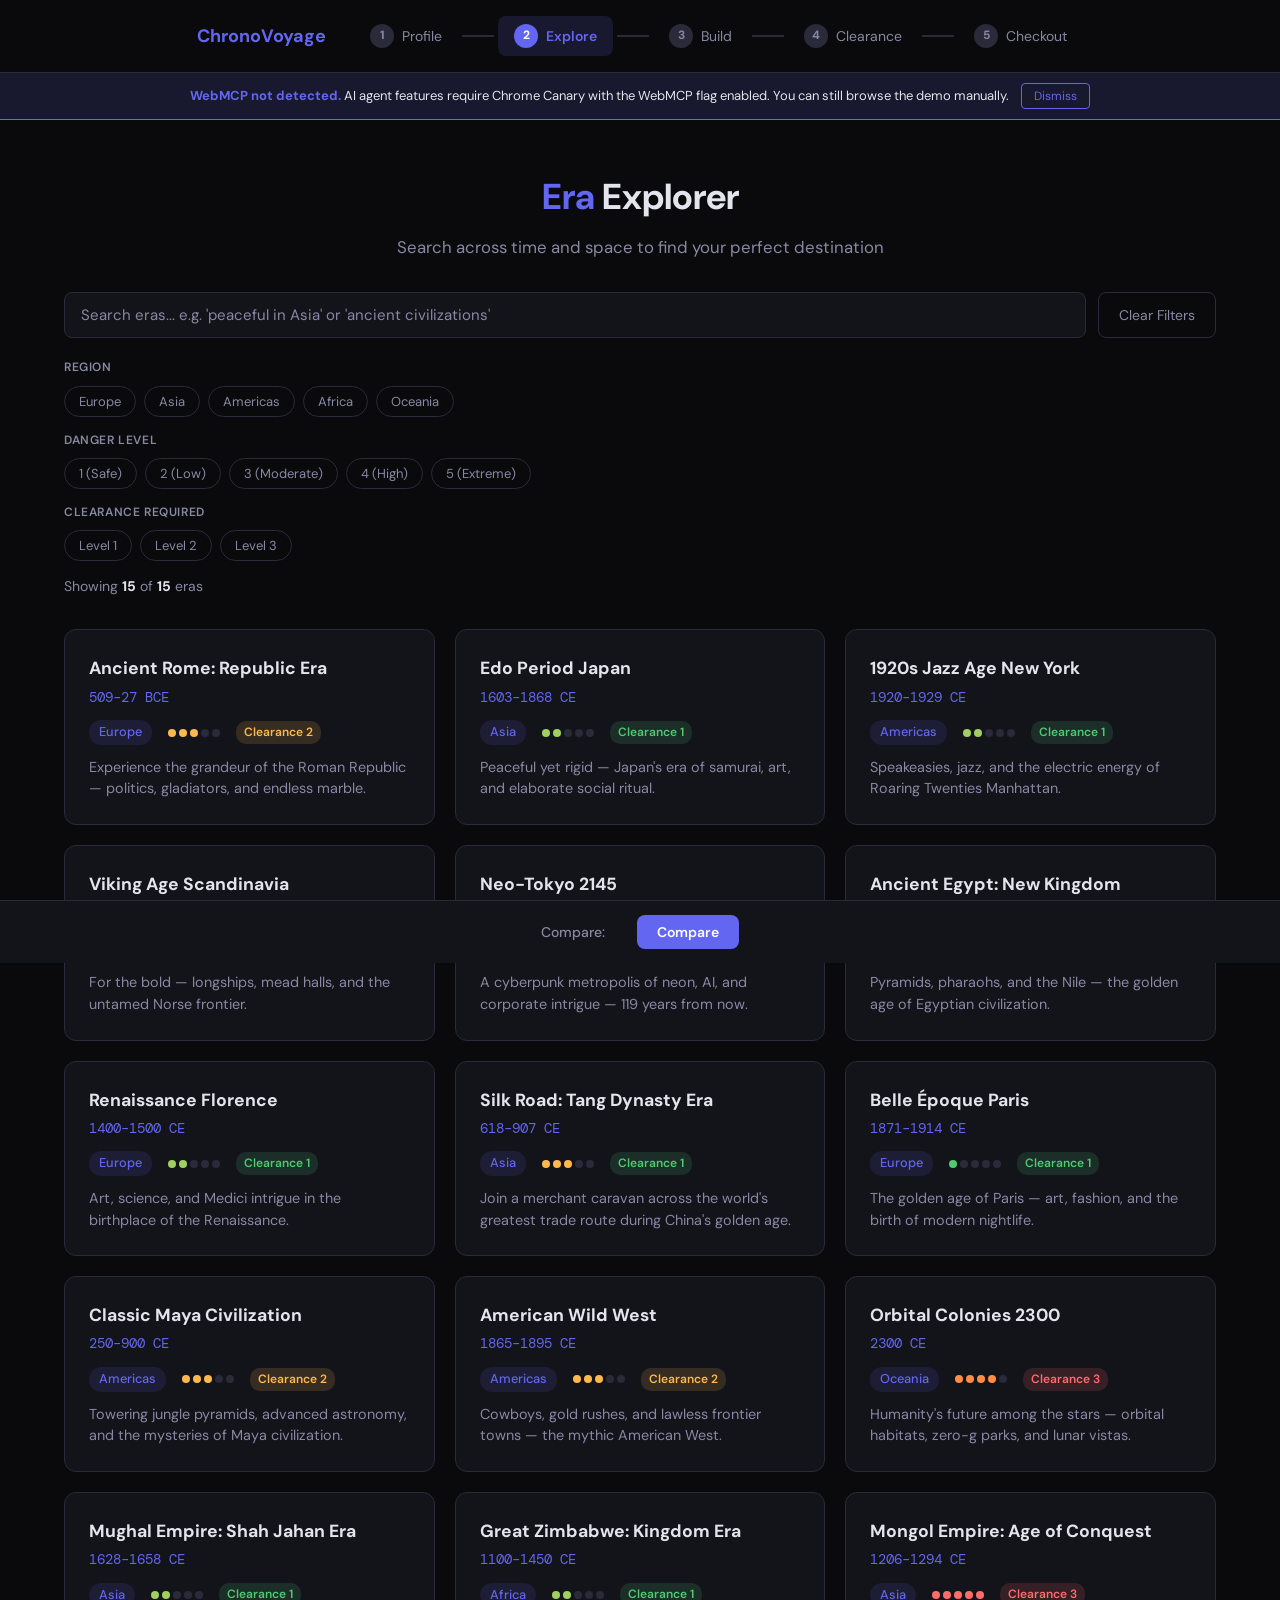
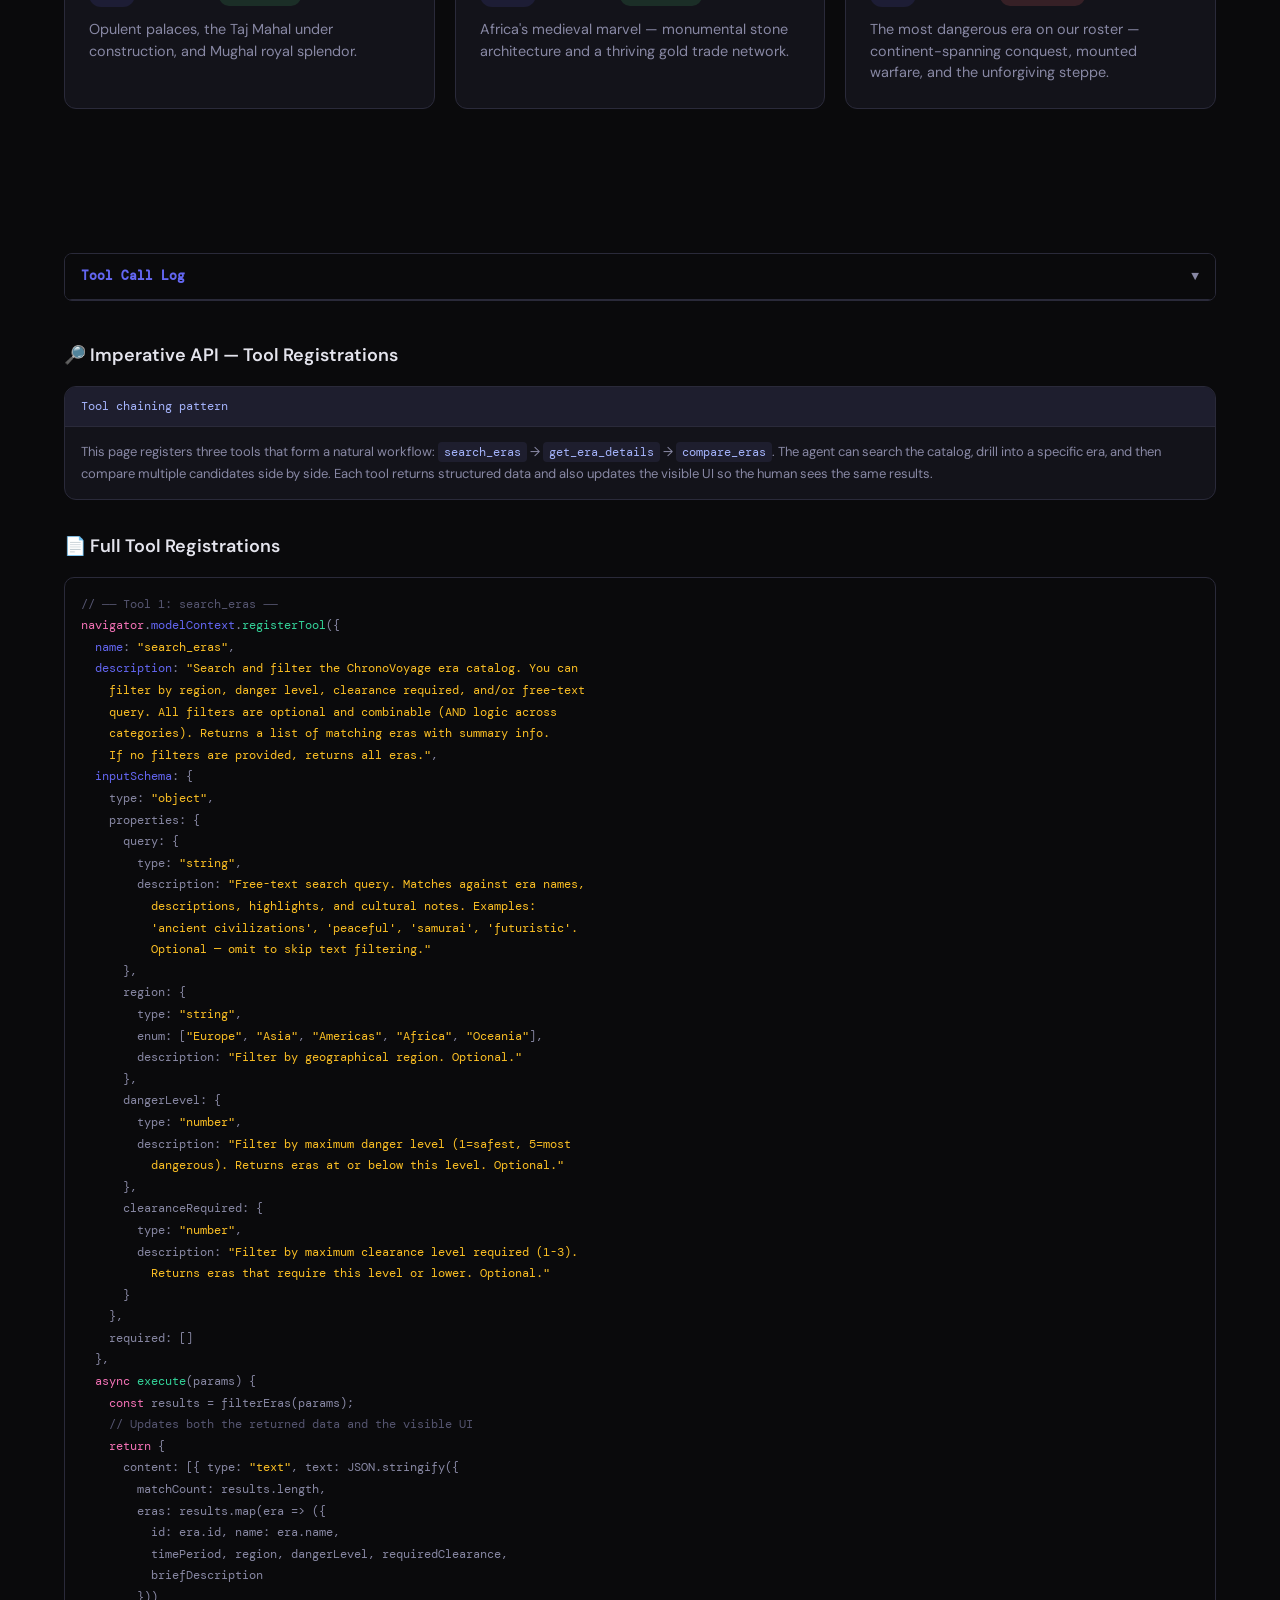
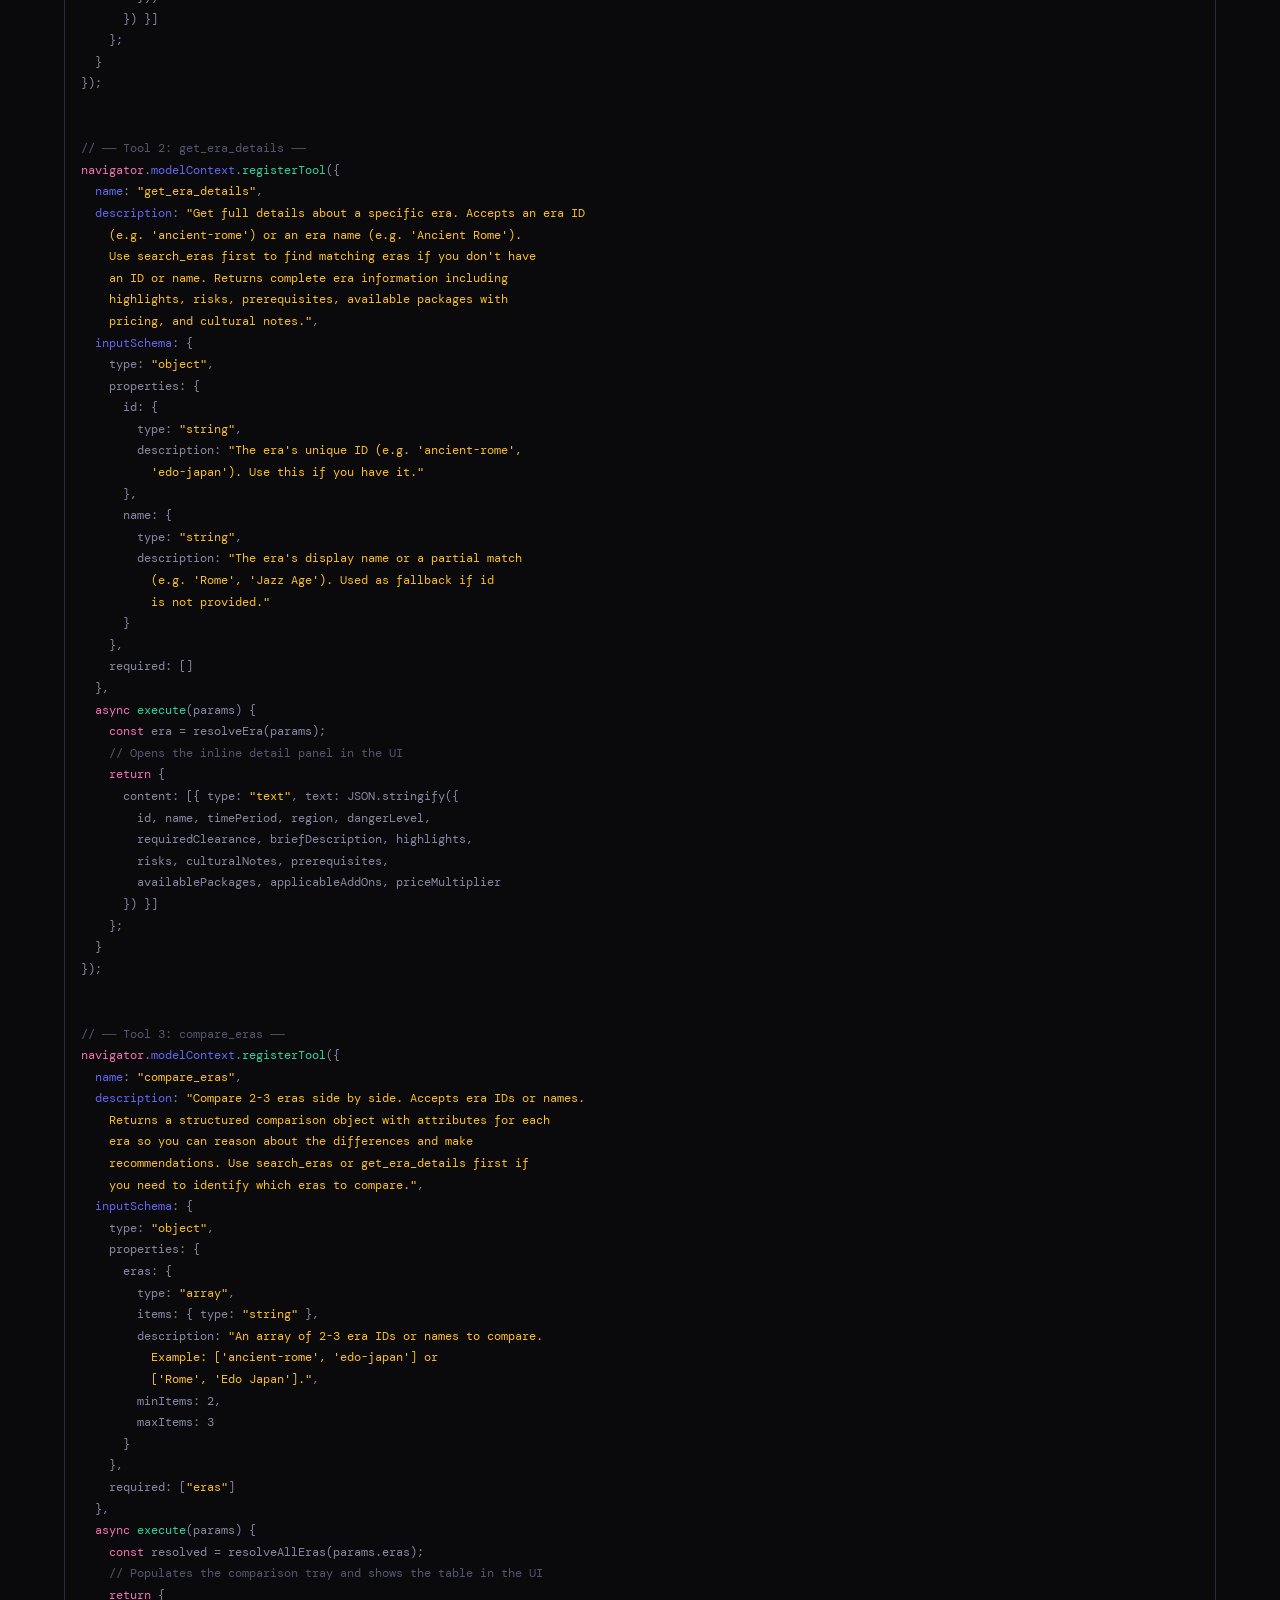
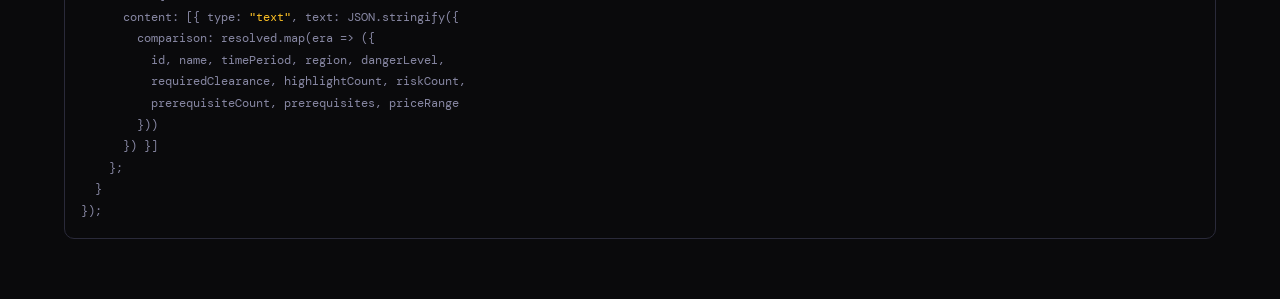
<file: time-travel/explore.html>
<!DOCTYPE html>
<html lang="en">
<head>
  <meta charset="UTF-8" />
  <meta name="viewport" content="width=device-width, initial-scale=1.0" />
  <link rel="icon" type="image/svg+xml" href="/playground/favicon.svg">
  <title>Era Explorer — ChronoVoyage</title>

  <!-- Google Fonts: DM Sans (body) + DM Mono (code/logs) -->
  <link rel="preconnect" href="https://fonts.googleapis.com" />
  <link rel="preconnect" href="https://fonts.gstatic.com" crossorigin />
  <link
    href="https://fonts.googleapis.com/css2?family=DM+Mono:wght@400;500&family=DM+Sans:wght@400;500;600;700&display=swap"
    rel="stylesheet"
  />
  <link rel="stylesheet" href="../tokens.css">

  <style>
    /* ================================================================
       PAGE HEADER
       ================================================================ */
    .page-header {
      text-align: center;
      padding: 48px 24px 32px;
    }
    .page-header h1 {
      font-size: 2.25rem;
      font-weight: 700;
      color: var(--text);
      margin-bottom: 8px;
    }
    .page-header h1 span {
      color: var(--accent);
    }
    .page-header p {
      color: var(--text-muted);
      font-size: 1.05rem;
      max-width: 540px;
      margin: 0 auto;
    }

    /* ================================================================
       CONTROLS BAR
       ================================================================ */
    .controls {
      max-width: 1200px;
      margin: 0 auto 32px;
      padding: 0 24px;
    }

    .search-row {
      display: flex;
      gap: 12px;
      margin-bottom: 20px;
    }
    .search-input {
      flex: 1;
      padding: 12px 16px;
      border-radius: 8px;
      border: 1px solid var(--border);
      background: var(--surface);
      color: var(--text);
      font-family: var(--sans);
      font-size: 15px;
      outline: none;
      transition: border-color 0.2s;
    }
    .search-input::placeholder { color: var(--text-muted); }
    .search-input:focus { border-color: var(--accent); }

    .btn-clear {
      padding: 12px 20px;
      border-radius: 8px;
      border: 1px solid var(--border);
      background: transparent;
      color: var(--text-muted);
      font-family: var(--sans);
      font-size: 14px;
      cursor: pointer;
      transition: background 0.2s, color 0.2s;
      white-space: nowrap;
    }
    .btn-clear:hover { background: var(--surface-hover); color: var(--text); }

    /* Filter groups */
    .filter-group {
      margin-bottom: 14px;
    }
    .filter-group-label {
      font-size: 12px;
      font-weight: 600;
      color: var(--text-muted);
      text-transform: uppercase;
      letter-spacing: 0.05em;
      margin-bottom: 8px;
    }
    .filter-pills {
      display: flex;
      flex-wrap: wrap;
      gap: 8px;
    }
    .pill {
      padding: 6px 14px;
      border-radius: 20px;
      border: 1px solid var(--border);
      background: transparent;
      color: var(--text-muted);
      font-family: var(--sans);
      font-size: 13px;
      cursor: pointer;
      transition: all 0.2s;
      user-select: none;
    }
    .pill:hover { background: var(--surface-hover); color: var(--text); }
    .pill.active {
      background: var(--accent-glow);
      border-color: var(--accent);
      color: var(--accent);
      font-weight: 600;
    }

    .result-count {
      font-size: 14px;
      color: var(--text-muted);
      margin-top: 12px;
    }
    .result-count strong { color: var(--text); }

    /* ================================================================
       ERA CARD GRID
       ================================================================ */
    .era-grid {
      max-width: 1200px;
      margin: 0 auto;
      padding: 0 24px 120px;
      display: grid;
      grid-template-columns: repeat(auto-fill, minmax(340px, 1fr));
      gap: 20px;
    }

    .era-card {
      background: var(--surface);
      border: 1px solid var(--border);
      border-radius: 12px;
      padding: 24px;
      cursor: pointer;
      transition: border-color 0.2s, transform 0.15s, box-shadow 0.2s;
    }
    .era-card:hover {
      border-color: var(--accent);
      transform: translateY(-2px);
      box-shadow: 0 8px 24px var(--accent-soft);
    }
    .era-card.selected {
      border-color: var(--accent);
      box-shadow: 0 0 0 1px var(--accent);
    }

    .era-card-name {
      font-size: 1.1rem;
      font-weight: 700;
      color: var(--text);
      margin-bottom: 4px;
    }
    .era-card-period {
      font-size: 0.85rem;
      color: var(--accent);
      font-family: var(--mono);
      margin-bottom: 12px;
    }
    .era-card-meta {
      display: flex;
      align-items: center;
      gap: 16px;
      margin-bottom: 12px;
      font-size: 0.85rem;
      color: var(--text-muted);
    }
    .era-card-meta .region-badge {
      background: var(--accent-soft);
      color: var(--accent);
      padding: 2px 10px;
      border-radius: 12px;
      font-size: 0.8rem;
      font-weight: 500;
    }

    /* Danger dots */
    .danger-dots {
      display: inline-flex;
      gap: 3px;
      align-items: center;
    }
    .danger-dot {
      width: 8px;
      height: 8px;
      border-radius: 50%;
      background: var(--border);
    }
    .danger-dot.filled-1 { background: #4ECB71; }
    .danger-dot.filled-2 { background: #a0d060; }
    .danger-dot.filled-3 { background: #FFB84D; }
    .danger-dot.filled-4 { background: #FF8C42; }
    .danger-dot.filled-5 { background: #FF6B6B; }

    .clearance-badge {
      font-size: 0.75rem;
      padding: 2px 8px;
      border-radius: 10px;
      font-weight: 600;
    }
    .clearance-1 { background: rgba(78, 203, 113, 0.15); color: #4ECB71; }
    .clearance-2 { background: rgba(255, 184, 77, 0.15); color: #FFB84D; }
    .clearance-3 { background: rgba(255, 107, 107, 0.15); color: #FF6B6B; }

    .era-card-desc {
      font-size: 0.9rem;
      color: var(--text-muted);
      line-height: 1.5;
    }

    /* ================================================================
       INLINE DETAIL PANEL
       ================================================================ */
    .detail-panel-row {
      grid-column: 1 / -1;
    }
    .detail-panel {
      background: var(--surface);
      border: 1px solid var(--accent);
      border-radius: 12px;
      padding: 32px;
      animation: slideDown 0.25s ease-out;
    }
    @keyframes slideDown {
      from { opacity: 0; max-height: 0; transform: translateY(-8px); }
      to   { opacity: 1; max-height: 2000px; transform: translateY(0); }
    }

    .detail-header {
      display: flex;
      justify-content: space-between;
      align-items: flex-start;
      margin-bottom: 24px;
    }
    .detail-title {
      font-size: 1.5rem;
      font-weight: 700;
      color: var(--text);
    }
    .detail-period {
      font-size: 0.95rem;
      color: var(--accent);
      font-family: var(--mono);
      margin-top: 4px;
    }
    .detail-close {
      background: transparent;
      border: 1px solid var(--border);
      color: var(--text-muted);
      width: 36px;
      height: 36px;
      border-radius: 50%;
      cursor: pointer;
      font-size: 18px;
      display: flex;
      align-items: center;
      justify-content: center;
      transition: all 0.2s;
      flex-shrink: 0;
    }
    .detail-close:hover { border-color: #FF6B6B; color: #FF6B6B; }

    .detail-meta-row {
      display: flex;
      flex-wrap: wrap;
      gap: 16px;
      margin-bottom: 24px;
    }
    .detail-meta-tag {
      display: flex;
      align-items: center;
      gap: 6px;
      font-size: 0.85rem;
      color: var(--text-muted);
    }

    .detail-grid {
      display: grid;
      grid-template-columns: 1fr 1fr;
      gap: 24px;
    }
    @media (max-width: 768px) {
      .detail-grid { grid-template-columns: 1fr; }
    }

    .detail-section {
      margin-bottom: 20px;
    }
    .detail-section-title {
      font-size: 0.8rem;
      font-weight: 600;
      color: var(--accent);
      text-transform: uppercase;
      letter-spacing: 0.05em;
      margin-bottom: 8px;
    }
    .detail-section ul {
      list-style: none;
      padding: 0;
    }
    .detail-section li {
      position: relative;
      padding-left: 16px;
      margin-bottom: 6px;
      font-size: 0.9rem;
      color: var(--text);
    }
    .detail-section li::before {
      content: '›';
      position: absolute;
      left: 0;
      color: var(--accent);
      font-weight: 700;
    }
    .detail-section li.risk-item::before {
      content: '!';
      color: #FF6B6B;
    }
    .detail-section p {
      font-size: 0.9rem;
      color: var(--text-muted);
      line-height: 1.6;
    }

    /* Packages table in detail */
    .packages-table {
      width: 100%;
      border-collapse: collapse;
      font-size: 0.85rem;
    }
    .packages-table th {
      text-align: left;
      padding: 8px 12px;
      color: var(--text-muted);
      border-bottom: 1px solid var(--border);
      font-weight: 500;
    }
    .packages-table td {
      padding: 8px 12px;
      color: var(--text);
      border-bottom: 1px solid rgba(42, 42, 74, 0.5);
    }
    .packages-table .price {
      color: #4ECB71;
      font-family: var(--mono);
      font-weight: 600;
    }

    /* Detail action buttons */
    .detail-actions {
      display: flex;
      gap: 12px;
      margin-top: 24px;
      padding-top: 20px;
      border-top: 1px solid var(--border);
    }
    .btn-primary {
      padding: 10px 24px;
      border-radius: 8px;
      border: none;
      background: var(--accent);
      color: #fff;
      font-family: var(--sans);
      font-size: 14px;
      font-weight: 600;
      cursor: pointer;
      transition: background 0.2s;
    }
    .btn-primary:hover { background: #7B73FF; }
    .btn-secondary {
      padding: 10px 24px;
      border-radius: 8px;
      border: 1px solid var(--border);
      background: transparent;
      color: var(--text-muted);
      font-family: var(--sans);
      font-size: 14px;
      cursor: pointer;
      transition: all 0.2s;
    }
    .btn-secondary:hover { background: var(--surface-hover); color: var(--text); }

    /* ================================================================
       COMPARISON TRAY  (sticky bottom bar)
       ================================================================ */
    .compare-tray {
      position: fixed;
      bottom: 0;
      left: 0;
      right: 0;
      background: var(--surface);
      border-top: 1px solid var(--border);
      padding: 14px 24px;
      display: flex;
      align-items: center;
      justify-content: center;
      gap: 16px;
      z-index: 900;
      transform: translateY(100%);
      transition: transform 0.3s ease;
      font-size: 14px;
    }
    .compare-tray.visible { transform: translateY(0); }

    .compare-tray-label {
      color: var(--text-muted);
      font-weight: 500;
    }
    .compare-chip {
      display: inline-flex;
      align-items: center;
      gap: 6px;
      background: var(--accent-glow);
      border: 1px solid var(--accent);
      border-radius: 20px;
      padding: 4px 12px;
      color: var(--accent);
      font-size: 13px;
      font-weight: 500;
    }
    .compare-chip-remove {
      background: none;
      border: none;
      color: var(--accent);
      cursor: pointer;
      font-size: 16px;
      line-height: 1;
      padding: 0;
      margin-left: 2px;
      opacity: 0.7;
      transition: opacity 0.2s;
    }
    .compare-chip-remove:hover { opacity: 1; }

    .btn-compare {
      padding: 8px 20px;
      border-radius: 8px;
      border: none;
      background: var(--accent);
      color: #fff;
      font-family: var(--sans);
      font-size: 14px;
      font-weight: 600;
      cursor: pointer;
      transition: background 0.2s;
    }
    .btn-compare:hover { background: #7B73FF; }

    /* ================================================================
       COMPARISON OVERLAY
       ================================================================ */
    .compare-overlay {
      position: fixed;
      inset: 0;
      background: rgba(15, 15, 26, 0.85);
      z-index: 950;
      display: flex;
      align-items: center;
      justify-content: center;
      padding: 24px;
      opacity: 0;
      pointer-events: none;
      transition: opacity 0.25s;
    }
    .compare-overlay.visible {
      opacity: 1;
      pointer-events: auto;
    }
    .compare-panel {
      background: var(--surface);
      border: 1px solid var(--border);
      border-radius: 12px;
      padding: 32px;
      max-width: 900px;
      width: 100%;
      max-height: 80vh;
      overflow-y: auto;
    }
    .compare-panel-header {
      display: flex;
      justify-content: space-between;
      align-items: center;
      margin-bottom: 24px;
    }
    .compare-panel-title {
      font-size: 1.3rem;
      font-weight: 700;
      color: var(--text);
    }

    .compare-table {
      width: 100%;
      border-collapse: collapse;
      font-size: 0.9rem;
    }
    .compare-table th {
      text-align: left;
      padding: 10px 14px;
      color: var(--text-muted);
      border-bottom: 1px solid var(--border);
      font-weight: 500;
      font-size: 0.8rem;
      text-transform: uppercase;
      letter-spacing: 0.04em;
    }
    .compare-table td {
      padding: 10px 14px;
      color: var(--text);
      border-bottom: 1px solid rgba(42, 42, 74, 0.5);
      vertical-align: top;
    }
    .compare-table tr:last-child td { border-bottom: none; }
    .compare-table .attr-label {
      color: var(--text-muted);
      font-weight: 500;
      white-space: nowrap;
    }

    /* ================================================================
       TOOL LOG AREA
       ================================================================ */
    .tool-log-area {
      max-width: 1200px;
      margin: 0 auto;
      padding: 0 24px 40px;
    }

    /* ================================================================
       EMPTY STATE
       ================================================================ */
    .empty-state {
      grid-column: 1 / -1;
      text-align: center;
      padding: 60px 20px;
      color: var(--text-muted);
    }
    .empty-state p {
      font-size: 1.1rem;
      margin-bottom: 8px;
    }
    .empty-state .hint {
      font-size: 0.9rem;
      color: #666;
    }

    /* ================================================================
       ANNOTATIONS / CODE REFERENCE
       ================================================================ */
    .annotations {
      max-width: 1200px;
      margin: 0 auto;
      padding: 0 24px 60px;
    }

    .annotations h2 {
      font-size: 18px;
      font-weight: 600;
      margin-bottom: 16px;
    }

    .annotation-block {
      background: var(--surface);
      border: 1px solid var(--border);
      border-radius: 12px;
      margin-bottom: 16px;
      overflow: hidden;
    }

    .annotation-label {
      font-family: 'DM Mono', monospace;
      font-size: 12px;
      color: var(--tag-text);
      background: var(--tag-bg);
      padding: 10px 16px;
      border-bottom: 1px solid var(--border);
    }

    .annotation-label .fn { color: var(--success); }

    .annotation-desc {
      padding: 14px 16px;
      font-size: 13px;
      color: var(--text-muted);
      line-height: 1.7;
    }

    .annotation-desc code {
      font-family: 'DM Mono', monospace;
      font-size: 12px;
      background: var(--tag-bg);
      color: var(--tag-text);
      padding: 2px 6px;
      border-radius: 4px;
    }

    .annotation-desc strong {
      color: var(--text);
      font-weight: 500;
    }

    .annotations pre {
      background: var(--bg);
      border: 1px solid var(--border);
      border-radius: var(--radius);
      padding: 16px;
      overflow-x: auto;
      font-family: 'DM Mono', monospace;
      font-size: 12px;
      line-height: 1.8;
      color: var(--text-muted);
      margin-top: 12px;
    }

    .annotations pre .hl { color: var(--accent); }
    .annotations pre .fn { color: var(--success); }
    .annotations pre .str { color: var(--warning); }
    .annotations pre .kw { color: var(--pink); }
    .annotations pre .cm { color: #555570; }
  </style>
</head>

<body>
  <!-- ================================================================
       PAGE HEADER
       ================================================================ -->
  <div class="page-header">
    <h1><span>Era</span> Explorer</h1>
    <p>Search across time and space to find your perfect destination</p>
  </div>

  <!-- ================================================================
       SEARCH & FILTER CONTROLS
       ================================================================ -->
  <div class="controls">
    <!-- Search bar row -->
    <div class="search-row">
      <input
        type="text"
        id="search-input"
        class="search-input"
        placeholder="Search eras... e.g. 'peaceful in Asia' or 'ancient civilizations'"
      />
      <button id="btn-clear-filters" class="btn-clear">Clear Filters</button>
    </div>

    <!-- Region filter -->
    <div class="filter-group">
      <div class="filter-group-label">Region</div>
      <div class="filter-pills" id="region-pills"></div>
    </div>

    <!-- Danger Level filter -->
    <div class="filter-group">
      <div class="filter-group-label">Danger Level</div>
      <div class="filter-pills" id="danger-pills"></div>
    </div>

    <!-- Clearance Required filter -->
    <div class="filter-group">
      <div class="filter-group-label">Clearance Required</div>
      <div class="filter-pills" id="clearance-pills"></div>
    </div>

    <!-- Result count -->
    <div class="result-count" id="result-count"></div>
  </div>

  <!-- ================================================================
       ERA CATALOG GRID
       ================================================================ -->
  <div class="era-grid" id="era-grid"></div>

  <!-- ================================================================
       COMPARISON TRAY (sticky bottom)
       ================================================================ -->
  <div class="compare-tray" id="compare-tray">
    <span class="compare-tray-label">Compare:</span>
    <div id="compare-chips"></div>
    <button class="btn-compare" id="btn-compare-show">Compare</button>
  </div>

  <!-- ================================================================
       COMPARISON OVERLAY
       ================================================================ -->
  <div class="compare-overlay" id="compare-overlay">
    <div class="compare-panel">
      <div class="compare-panel-header">
        <span class="compare-panel-title">Era Comparison</span>
        <button class="detail-close" id="btn-compare-close">&times;</button>
      </div>
      <div id="compare-table-container"></div>
    </div>
  </div>

  <!-- ================================================================
       TOOL LOG
       ================================================================ -->
  <div class="tool-log-area">
    <div id="tool-log-container"></div>
  </div>

  <!-- ================================================================
       CODE REFERENCE — WebMCP Tool Configuration
       ================================================================ -->
  <div class="annotations">
    <h2>&#128270; Imperative API — Tool Registrations</h2>

    <div class="annotation-block">
      <div class="annotation-label">
        Tool chaining pattern
      </div>
      <div class="annotation-desc">
        This page registers three tools that form a natural workflow:
        <code>search_eras</code> → <code>get_era_details</code> → <code>compare_eras</code>.
        The agent can search the catalog, drill into a specific era, and then compare
        multiple candidates side by side. Each tool returns structured data and also
        updates the visible UI so the human sees the same results.
      </div>
    </div>

    <h2 style="margin-top: 32px;">&#128196; Full Tool Registrations</h2>
    <pre><span class="cm">// ── Tool 1: search_eras ──</span>
<span class="kw">navigator</span>.<span class="hl">modelContext</span>.<span class="fn">registerTool</span>({
  <span class="hl">name</span>: <span class="str">"search_eras"</span>,
  <span class="hl">description</span>: <span class="str">"Search and filter the ChronoVoyage era catalog. You can
    filter by region, danger level, clearance required, and/or free-text
    query. All filters are optional and combinable (AND logic across
    categories). Returns a list of matching eras with summary info.
    If no filters are provided, returns all eras."</span>,
  <span class="hl">inputSchema</span>: {
    type: <span class="str">"object"</span>,
    properties: {
      query: {
        type: <span class="str">"string"</span>,
        description: <span class="str">"Free-text search query. Matches against era names,
          descriptions, highlights, and cultural notes. Examples:
          'ancient civilizations', 'peaceful', 'samurai', 'futuristic'.
          Optional — omit to skip text filtering."</span>
      },
      region: {
        type: <span class="str">"string"</span>,
        enum: [<span class="str">"Europe"</span>, <span class="str">"Asia"</span>, <span class="str">"Americas"</span>, <span class="str">"Africa"</span>, <span class="str">"Oceania"</span>],
        description: <span class="str">"Filter by geographical region. Optional."</span>
      },
      dangerLevel: {
        type: <span class="str">"number"</span>,
        description: <span class="str">"Filter by maximum danger level (1=safest, 5=most
          dangerous). Returns eras at or below this level. Optional."</span>
      },
      clearanceRequired: {
        type: <span class="str">"number"</span>,
        description: <span class="str">"Filter by maximum clearance level required (1-3).
          Returns eras that require this level or lower. Optional."</span>
      }
    },
    required: []
  },
  <span class="kw">async</span> <span class="fn">execute</span>(params) {
    <span class="kw">const</span> results = filterEras(params);
    <span class="cm">// Updates both the returned data and the visible UI</span>
    <span class="kw">return</span> {
      content: [{ type: <span class="str">"text"</span>, text: JSON.stringify({
        matchCount: results.length,
        eras: results.map(era => ({
          id: era.id, name: era.name,
          timePeriod, region, dangerLevel, requiredClearance,
          briefDescription
        }))
      }) }]
    };
  }
});


<span class="cm">// ── Tool 2: get_era_details ──</span>
<span class="kw">navigator</span>.<span class="hl">modelContext</span>.<span class="fn">registerTool</span>({
  <span class="hl">name</span>: <span class="str">"get_era_details"</span>,
  <span class="hl">description</span>: <span class="str">"Get full details about a specific era. Accepts an era ID
    (e.g. 'ancient-rome') or an era name (e.g. 'Ancient Rome').
    Use search_eras first to find matching eras if you don't have
    an ID or name. Returns complete era information including
    highlights, risks, prerequisites, available packages with
    pricing, and cultural notes."</span>,
  <span class="hl">inputSchema</span>: {
    type: <span class="str">"object"</span>,
    properties: {
      id: {
        type: <span class="str">"string"</span>,
        description: <span class="str">"The era's unique ID (e.g. 'ancient-rome',
          'edo-japan'). Use this if you have it."</span>
      },
      name: {
        type: <span class="str">"string"</span>,
        description: <span class="str">"The era's display name or a partial match
          (e.g. 'Rome', 'Jazz Age'). Used as fallback if id
          is not provided."</span>
      }
    },
    required: []
  },
  <span class="kw">async</span> <span class="fn">execute</span>(params) {
    <span class="kw">const</span> era = resolveEra(params);
    <span class="cm">// Opens the inline detail panel in the UI</span>
    <span class="kw">return</span> {
      content: [{ type: <span class="str">"text"</span>, text: JSON.stringify({
        id, name, timePeriod, region, dangerLevel,
        requiredClearance, briefDescription, highlights,
        risks, culturalNotes, prerequisites,
        availablePackages, applicableAddOns, priceMultiplier
      }) }]
    };
  }
});


<span class="cm">// ── Tool 3: compare_eras ──</span>
<span class="kw">navigator</span>.<span class="hl">modelContext</span>.<span class="fn">registerTool</span>({
  <span class="hl">name</span>: <span class="str">"compare_eras"</span>,
  <span class="hl">description</span>: <span class="str">"Compare 2-3 eras side by side. Accepts era IDs or names.
    Returns a structured comparison object with attributes for each
    era so you can reason about the differences and make
    recommendations. Use search_eras or get_era_details first if
    you need to identify which eras to compare."</span>,
  <span class="hl">inputSchema</span>: {
    type: <span class="str">"object"</span>,
    properties: {
      eras: {
        type: <span class="str">"array"</span>,
        items: { type: <span class="str">"string"</span> },
        description: <span class="str">"An array of 2-3 era IDs or names to compare.
          Example: ['ancient-rome', 'edo-japan'] or
          ['Rome', 'Edo Japan']."</span>,
        minItems: 2,
        maxItems: 3
      }
    },
    required: [<span class="str">"eras"</span>]
  },
  <span class="kw">async</span> <span class="fn">execute</span>(params) {
    <span class="kw">const</span> resolved = resolveAllEras(params.eras);
    <span class="cm">// Populates the comparison tray and shows the table in the UI</span>
    <span class="kw">return</span> {
      content: [{ type: <span class="str">"text"</span>, text: JSON.stringify({
        comparison: resolved.map(era => ({
          id, name, timePeriod, region, dangerLevel,
          requiredClearance, highlightCount, riskCount,
          prerequisiteCount, prerequisites, priceRange
        }))
      }) }]
    };
  }
});</pre>
  </div>

  <!-- ================================================================
       SCRIPTS
       ================================================================ -->
  <script src="data.js"></script>
  <script src="shared.js"></script>

  <script>
    /* ==================================================================
       ERA EXPLORER — Main Application Logic
       ==================================================================
       This script implements the Era Explorer page: catalog rendering,
       filtering, inline detail panels, comparison tray, and WebMCP
       tool registrations.
       ================================================================== */

    (function () {
      "use strict";

      // ================================================================
      // CONVENIENCE ALIASES
      // ================================================================
      var COLORS = ChronoShared.COLORS;
      var eras = ChronoData.eras;
      var packages = ChronoData.packageTemplates;
      var addOns = ChronoData.addOns;
      var prerequisites = ChronoData.prerequisites;

      // ================================================================
      // STATE — declared with var at the top to avoid hoisting issues
      // ================================================================

      /** Currently selected filter values */
      var activeRegions = [];
      var activeDangerLevels = [];
      var activeClearanceLevels = [];
      var searchQuery = "";

      /** Currently open detail panel era ID (or null) */
      var openDetailEraId = null;

      /** Eras added to the comparison tray (max 3) */
      var compareList = [];

      // ================================================================
      // HELPER: Format year for display
      // ================================================================

      /**
       * Formats a { startYear, endYear } time period for display.
       * Negative years → BCE, positive → CE.
       * e.g. { -509, -27 } → "509–27 BCE"
       * e.g. { 1603, 1868 } → "1603–1868 CE"
       * e.g. { 2145, 2145 } → "2145 CE"
       */
      function formatTimePeriod(tp) {
        var startAbs = Math.abs(tp.startYear);
        var endAbs = Math.abs(tp.endYear);
        var startSuffix = tp.startYear < 0 ? " BCE" : " CE";
        var endSuffix = tp.endYear < 0 ? " BCE" : " CE";

        if (tp.startYear === tp.endYear) {
          return startAbs + startSuffix;
        }

        // If both same era (both BCE or both CE), show suffix only on the end
        if (startSuffix === endSuffix) {
          return startAbs + "–" + endAbs + endSuffix;
        }
        return startAbs + startSuffix + " – " + endAbs + endSuffix;
      }

      // ================================================================
      // HELPER: Render danger dots
      // ================================================================

      function dangerDotsHTML(level) {
        var html = '<span class="danger-dots">';
        for (var i = 1; i <= 5; i++) {
          html += '<span class="danger-dot' + (i <= level ? " filled-" + level : "") + '"></span>';
        }
        html += "</span>";
        return html;
      }

      // ================================================================
      // HELPER: Look up names by ID
      // ================================================================

      function getPrerequisiteName(id) {
        for (var i = 0; i < prerequisites.length; i++) {
          if (prerequisites[i].id === id) return prerequisites[i].name;
        }
        return id;
      }

      function getPackageById(id) {
        for (var i = 0; i < packages.length; i++) {
          if (packages[i].id === id) return packages[i];
        }
        return null;
      }

      function getAddOnsForEra(eraId) {
        var result = [];
        for (var i = 0; i < addOns.length; i++) {
          var ao = addOns[i];
          if (ao.applicableEras === "all") {
            result.push(ao);
          } else if (Array.isArray(ao.applicableEras) && ao.applicableEras.indexOf(eraId) !== -1) {
            result.push(ao);
          }
        }
        return result;
      }

      function getEraById(id) {
        for (var i = 0; i < eras.length; i++) {
          if (eras[i].id === id) return eras[i];
        }
        return null;
      }

      function getEraByName(name) {
        var lower = name.toLowerCase();
        for (var i = 0; i < eras.length; i++) {
          if (eras[i].name.toLowerCase().indexOf(lower) !== -1) return eras[i];
        }
        return null;
      }

      function resolveEra(idOrName) {
        var era = getEraById(idOrName);
        if (era) return era;
        return getEraByName(idOrName);
      }

      // ================================================================
      // FILTERING LOGIC
      // ================================================================

      /**
       * Filters the eras array based on current active filters.
       * Returns an array of matching era objects.
       */
      function filterEras(opts) {
        var q = (opts && opts.query !== undefined) ? opts.query : searchQuery;
        var regions = (opts && opts.regions) ? opts.regions : activeRegions;
        var dangers = (opts && opts.dangers) ? opts.dangers : activeDangerLevels;
        var clearances = (opts && opts.clearances) ? opts.clearances : activeClearanceLevels;
        var dangerMax = (opts && opts.dangerMax) ? opts.dangerMax : null;
        var clearanceMax = (opts && opts.clearanceMax) ? opts.clearanceMax : null;

        return eras.filter(function (era) {
          // Text search (case-insensitive partial match)
          if (q) {
            var searchText = [
              era.name,
              era.briefDescription,
              era.highlights.join(" "),
              era.culturalNotes,
              "danger " + era.dangerLevel,
              era.region
            ].join(" ").toLowerCase();
            var terms = q.toLowerCase().split(/\s+/);
            var allMatch = terms.every(function (term) {
              return searchText.indexOf(term) !== -1;
            });
            if (!allMatch) return false;
          }

          // Region filter (OR within category)
          if (regions.length > 0 && regions.indexOf(era.region) === -1) {
            return false;
          }

          // Danger level filter — pills use OR; tool param uses max
          if (dangerMax) {
            if (era.dangerLevel > dangerMax) return false;
          } else if (dangers.length > 0 && dangers.indexOf(era.dangerLevel) === -1) {
            return false;
          }

          // Clearance level filter — pills use OR; tool param uses max
          if (clearanceMax) {
            if (era.requiredClearance > clearanceMax) return false;
          } else if (clearances.length > 0 && clearances.indexOf(era.requiredClearance) === -1) {
            return false;
          }

          return true;
        });
      }

      // ================================================================
      // RENDER: Filter Pills
      // ================================================================

      function renderFilterPills() {
        var regionValues = ["Europe", "Asia", "Americas", "Africa", "Oceania"];
        var dangerValues = [
          { val: 1, label: "1 (Safe)" },
          { val: 2, label: "2 (Low)" },
          { val: 3, label: "3 (Moderate)" },
          { val: 4, label: "4 (High)" },
          { val: 5, label: "5 (Extreme)" },
        ];
        var clearanceValues = [
          { val: 1, label: "Level 1" },
          { val: 2, label: "Level 2" },
          { val: 3, label: "Level 3" },
        ];

        // Region pills
        var regionContainer = document.getElementById("region-pills");
        regionContainer.innerHTML = "";
        regionValues.forEach(function (region) {
          var pill = document.createElement("button");
          pill.className = "pill" + (activeRegions.indexOf(region) !== -1 ? " active" : "");
          pill.textContent = region;
          pill.addEventListener("click", function () {
            toggleFilter(activeRegions, region);
            renderFilterPills();
            renderCatalog();
          });
          regionContainer.appendChild(pill);
        });

        // Danger pills
        var dangerContainer = document.getElementById("danger-pills");
        dangerContainer.innerHTML = "";
        dangerValues.forEach(function (d) {
          var pill = document.createElement("button");
          pill.className = "pill" + (activeDangerLevels.indexOf(d.val) !== -1 ? " active" : "");
          pill.textContent = d.label;
          pill.addEventListener("click", function () {
            toggleFilter(activeDangerLevels, d.val);
            renderFilterPills();
            renderCatalog();
          });
          dangerContainer.appendChild(pill);
        });

        // Clearance pills
        var clearanceContainer = document.getElementById("clearance-pills");
        clearanceContainer.innerHTML = "";
        clearanceValues.forEach(function (c) {
          var pill = document.createElement("button");
          pill.className = "pill" + (activeClearanceLevels.indexOf(c.val) !== -1 ? " active" : "");
          pill.textContent = c.label;
          pill.addEventListener("click", function () {
            toggleFilter(activeClearanceLevels, c.val);
            renderFilterPills();
            renderCatalog();
          });
          clearanceContainer.appendChild(pill);
        });
      }

      /** Toggle a value in an array (add if missing, remove if present) */
      function toggleFilter(arr, val) {
        var idx = arr.indexOf(val);
        if (idx === -1) {
          arr.push(val);
        } else {
          arr.splice(idx, 1);
        }
      }

      // ================================================================
      // RENDER: Era Catalog Grid
      // ================================================================

      function renderCatalog() {
        var grid = document.getElementById("era-grid");
        var filtered = filterEras();

        // Update result count
        document.getElementById("result-count").innerHTML =
          "Showing <strong>" + filtered.length + "</strong> of <strong>" + eras.length + "</strong> eras";

        grid.innerHTML = "";

        if (filtered.length === 0) {
          grid.innerHTML =
            '<div class="empty-state">' +
            "<p>No eras match your current filters</p>" +
            '<p class="hint">Try adjusting your search or clearing some filters</p>' +
            "</div>";
          return;
        }

        filtered.forEach(function (era) {
          // Era card
          var card = document.createElement("div");
          card.className = "era-card" + (openDetailEraId === era.id ? " selected" : "");
          card.setAttribute("data-era-id", era.id);
          card.innerHTML =
            '<div class="era-card-name">' + era.name + "</div>" +
            '<div class="era-card-period">' + formatTimePeriod(era.timePeriod) + "</div>" +
            '<div class="era-card-meta">' +
              '<span class="region-badge">' + era.region + "</span>" +
              dangerDotsHTML(era.dangerLevel) +
              '<span class="clearance-badge clearance-' + era.requiredClearance + '">Clearance ' + era.requiredClearance + "</span>" +
            "</div>" +
            '<div class="era-card-desc">' + era.briefDescription + "</div>";

          card.addEventListener("click", function () {
            openDetailPanel(era.id);
          });
          grid.appendChild(card);

          // If this era's detail panel is open, render it right after the card
          if (openDetailEraId === era.id) {
            var panelRow = document.createElement("div");
            panelRow.className = "detail-panel-row";
            panelRow.innerHTML = buildDetailPanelHTML(era);
            grid.appendChild(panelRow);

            // Attach event listeners after inserting into DOM
            setTimeout(function () {
              attachDetailListeners(era);
            }, 0);
          }
        });
      }

      // ================================================================
      // INLINE DETAIL PANEL
      // ================================================================

      function openDetailPanel(eraId) {
        if (openDetailEraId === eraId) {
          // Toggle off
          openDetailEraId = null;
        } else {
          openDetailEraId = eraId;
        }
        renderCatalog();

        // Scroll to the panel if opening
        if (openDetailEraId) {
          setTimeout(function () {
            var panel = document.querySelector(".detail-panel-row");
            if (panel) {
              panel.scrollIntoView({ behavior: "smooth", block: "nearest" });
            }
          }, 50);
        }
      }

      function buildDetailPanelHTML(era) {
        // Resolve prerequisites
        var prereqNames = era.prerequisites.map(function (pid) {
          return getPrerequisiteName(pid);
        });

        // Resolve packages with era-adjusted prices
        var packageRows = "";
        era.availablePackages.forEach(function (pkgId) {
          var pkg = getPackageById(pkgId);
          if (pkg) {
            var adjustedPrice = Math.round(pkg.basePrice * era.priceMultiplier);
            packageRows +=
              "<tr>" +
              "<td>" + pkg.name + "</td>" +
              "<td>" + pkg.baseDuration + " days</td>" +
              "<td>" + pkg.accommodationTier + "</td>" +
              '<td class="price">$' + adjustedPrice.toLocaleString() + "</td>" +
              "</tr>";
          }
        });

        // Applicable add-ons
        var eraAddOns = getAddOnsForEra(era.id);
        var addOnsList = "";
        eraAddOns.forEach(function (ao) {
          addOnsList += "<li>" + ao.name + " — $" + ao.price + "</li>";
        });

        // Is this era in the compare list?
        var isInCompare = compareList.indexOf(era.id) !== -1;
        var compareDisabled = !isInCompare && compareList.length >= 3;

        return (
          '<div class="detail-panel">' +
            '<div class="detail-header">' +
              "<div>" +
                '<div class="detail-title">' + era.name + "</div>" +
                '<div class="detail-period">' + formatTimePeriod(era.timePeriod) + "</div>" +
              "</div>" +
              '<button class="detail-close" id="detail-close-btn">&times;</button>' +
            "</div>" +

            '<div class="detail-meta-row">' +
              '<div class="detail-meta-tag"><span class="region-badge">' + era.region + "</span></div>" +
              '<div class="detail-meta-tag">Danger: ' + dangerDotsHTML(era.dangerLevel) + "</div>" +
              '<div class="detail-meta-tag"><span class="clearance-badge clearance-' + era.requiredClearance + '">Clearance Level ' + era.requiredClearance + "</span></div>" +
            "</div>" +

            '<div class="detail-grid">' +
              '<div>' +
                '<div class="detail-section">' +
                  '<div class="detail-section-title">Highlights</div>' +
                  "<ul>" + era.highlights.map(function (h) { return "<li>" + h + "</li>"; }).join("") + "</ul>" +
                "</div>" +
                '<div class="detail-section">' +
                  '<div class="detail-section-title">Risks</div>' +
                  "<ul>" + era.risks.map(function (r) { return '<li class="risk-item">' + r + "</li>"; }).join("") + "</ul>" +
                "</div>" +
                '<div class="detail-section">' +
                  '<div class="detail-section-title">Cultural Notes</div>' +
                  "<p>" + era.culturalNotes + "</p>" +
                "</div>" +
              "</div>" +

              '<div>' +
                '<div class="detail-section">' +
                  '<div class="detail-section-title">Prerequisites</div>' +
                  "<ul>" + prereqNames.map(function (n) { return "<li>" + n + "</li>"; }).join("") + "</ul>" +
                "</div>" +
                '<div class="detail-section">' +
                  '<div class="detail-section-title">Available Packages</div>' +
                  '<table class="packages-table">' +
                    "<thead><tr><th>Package</th><th>Duration</th><th>Tier</th><th>Price</th></tr></thead>" +
                    "<tbody>" + packageRows + "</tbody>" +
                  "</table>" +
                "</div>" +
                '<div class="detail-section">' +
                  '<div class="detail-section-title">Available Add-Ons</div>' +
                  "<ul>" + addOnsList + "</ul>" +
                "</div>" +
              "</div>" +
            "</div>" +

            '<div class="detail-actions">' +
              '<button class="btn-primary" id="detail-select-btn">Select This Era</button>' +
              '<button class="btn-secondary" id="detail-compare-btn"' +
                (compareDisabled ? ' disabled style="opacity:0.4;cursor:not-allowed;"' : "") +
                ">" +
                (isInCompare ? "Remove from Compare" : "Add to Compare") +
              "</button>" +
            "</div>" +
          "</div>"
        );
      }

      function attachDetailListeners(era) {
        var closeBtn = document.getElementById("detail-close-btn");
        if (closeBtn) {
          closeBtn.addEventListener("click", function (e) {
            e.stopPropagation();
            openDetailEraId = null;
            renderCatalog();
          });
        }

        var selectBtn = document.getElementById("detail-select-btn");
        if (selectBtn) {
          selectBtn.addEventListener("click", function (e) {
            e.stopPropagation();
            ChronoShared.updateState("selectedEra", era.id);
            selectBtn.textContent = "Era Selected!";
            selectBtn.style.background = COLORS.success;
            setTimeout(function () {
              selectBtn.textContent = "Select This Era";
              selectBtn.style.background = "";
            }, 1500);
          });
        }

        var compareBtn = document.getElementById("detail-compare-btn");
        if (compareBtn) {
          compareBtn.addEventListener("click", function (e) {
            e.stopPropagation();
            toggleCompare(era.id);
          });
        }
      }

      // ================================================================
      // COMPARISON TRAY
      // ================================================================

      function toggleCompare(eraId) {
        var idx = compareList.indexOf(eraId);
        if (idx !== -1) {
          compareList.splice(idx, 1);
        } else if (compareList.length < 3) {
          compareList.push(eraId);
        }
        renderCompareTray();
        // Update the compare button in-place instead of re-rendering the
        // entire catalog, which would nuke the DOM and cause a scroll jump.
        updateCompareButtonState(eraId);
      }

      /** Update just the compare button text/state without a full re-render */
      function updateCompareButtonState(eraId) {
        var btn = document.getElementById("detail-compare-btn");
        if (!btn) return;
        var isInCompare = compareList.indexOf(eraId) !== -1;
        var compareDisabled = !isInCompare && compareList.length >= 3;
        btn.textContent = isInCompare ? "Remove from Compare" : "Add to Compare";
        btn.disabled = compareDisabled;
        btn.style.opacity = compareDisabled ? "0.4" : "";
        btn.style.cursor = compareDisabled ? "not-allowed" : "";
      }

      function renderCompareTray() {
        var tray = document.getElementById("compare-tray");
        var chips = document.getElementById("compare-chips");

        if (compareList.length === 0) {
          tray.classList.remove("visible");
          return;
        }

        tray.classList.add("visible");
        chips.innerHTML = "";

        compareList.forEach(function (eraId) {
          var era = getEraById(eraId);
          if (!era) return;

          var chip = document.createElement("span");
          chip.className = "compare-chip";
          chip.innerHTML =
            era.name +
            ' <button class="compare-chip-remove" data-era-id="' + eraId + '">&times;</button>';
          chips.appendChild(chip);
        });

        // Attach remove listeners
        chips.querySelectorAll(".compare-chip-remove").forEach(function (btn) {
          btn.addEventListener("click", function (e) {
            e.stopPropagation();
            toggleCompare(btn.getAttribute("data-era-id"));
          });
        });
      }

      // ================================================================
      // COMPARISON TABLE
      // ================================================================

      function showComparisonTable(eraIds) {
        var overlay = document.getElementById("compare-overlay");
        var container = document.getElementById("compare-table-container");

        // Resolve eras
        var resolvedEras = [];
        for (var i = 0; i < eraIds.length; i++) {
          var era = resolveEra(eraIds[i]);
          if (era) resolvedEras.push(era);
        }

        if (resolvedEras.length < 2) {
          container.innerHTML = '<p style="color:var(--text-muted);">Need at least 2 eras to compare.</p>';
          overlay.classList.add("visible");
          return;
        }

        // Build comparison data
        var attributes = [
          { label: "Name", fn: function (e) { return e.name; } },
          { label: "Time Period", fn: function (e) { return formatTimePeriod(e.timePeriod); } },
          { label: "Region", fn: function (e) { return e.region; } },
          {
            label: "Danger Level",
            fn: function (e) { return dangerDotsHTML(e.dangerLevel) + " (" + e.dangerLevel + "/5)"; },
          },
          {
            label: "Clearance Required",
            fn: function (e) {
              return '<span class="clearance-badge clearance-' + e.requiredClearance + '">Level ' + e.requiredClearance + "</span>";
            },
          },
          { label: "Highlights", fn: function (e) { return e.highlights.length; } },
          { label: "Risks", fn: function (e) { return e.risks.length; } },
          { label: "Prerequisites", fn: function (e) { return e.prerequisites.length; } },
          {
            label: "Price Range",
            fn: function (e) {
              var prices = [];
              e.availablePackages.forEach(function (pkgId) {
                var pkg = getPackageById(pkgId);
                if (pkg) prices.push(Math.round(pkg.basePrice * e.priceMultiplier));
              });
              prices.sort(function (a, b) { return a - b; });
              if (prices.length === 0) return "N/A";
              return '<span style="color:#4ECB71;font-family:DM Mono,monospace;">$' +
                prices[0].toLocaleString() + " – $" + prices[prices.length - 1].toLocaleString() +
                "</span>";
            },
          },
        ];

        var headerCells = '<th class="attr-label"></th>';
        resolvedEras.forEach(function (era) {
          headerCells += "<th>" + era.name + "</th>";
        });

        var rows = "";
        attributes.forEach(function (attr) {
          rows += '<tr><td class="attr-label">' + attr.label + "</td>";
          resolvedEras.forEach(function (era) {
            rows += "<td>" + attr.fn(era) + "</td>";
          });
          rows += "</tr>";
        });

        container.innerHTML =
          '<table class="compare-table">' +
          "<thead><tr>" + headerCells + "</tr></thead>" +
          "<tbody>" + rows + "</tbody>" +
          "</table>";

        overlay.classList.add("visible");
      }

      function hideComparisonTable() {
        document.getElementById("compare-overlay").classList.remove("visible");
      }

      // ================================================================
      // EVENT LISTENERS
      // ================================================================

      function initEventListeners() {
        // Search input
        var searchInput = document.getElementById("search-input");
        var debounceTimer = null;
        searchInput.addEventListener("input", function () {
          clearTimeout(debounceTimer);
          debounceTimer = setTimeout(function () {
            searchQuery = searchInput.value.trim();
            renderCatalog();
          }, 200);
        });

        // Clear filters
        document.getElementById("btn-clear-filters").addEventListener("click", function () {
          searchQuery = "";
          activeRegions = [];
          activeDangerLevels = [];
          activeClearanceLevels = [];
          searchInput.value = "";
          openDetailEraId = null;
          renderFilterPills();
          renderCatalog();
        });

        // Compare button
        document.getElementById("btn-compare-show").addEventListener("click", function () {
          if (compareList.length >= 2) {
            showComparisonTable(compareList);
          }
        });

        // Close comparison overlay
        document.getElementById("btn-compare-close").addEventListener("click", hideComparisonTable);
        document.getElementById("compare-overlay").addEventListener("click", function (e) {
          if (e.target === this) hideComparisonTable();
        });
      }

      // ================================================================
      // WEBMCP TOOL REGISTRATIONS
      // ================================================================
      // All tools are registered inside a check for navigator.modelContext
      // so the page still works without WebMCP enabled.

      function registerWebMCPTools() {
        if (typeof navigator === "undefined" || !navigator.modelContext) {
          console.log("[Era Explorer] WebMCP not available — skipping tool registration.");
          return;
        }

        console.log("[Era Explorer] WebMCP detected — registering tools...");

        // ----------------------------------------------------------
        // TOOL 1: search_eras
        // ----------------------------------------------------------
        // Searches and filters the era catalog. All parameters are
        // optional. Updates both the returned data and the visible UI.
        // ----------------------------------------------------------
        navigator.modelContext.registerTool({
          name: "search_eras",
          description:
            "Search and filter the ChronoVoyage era catalog. You can filter by region, danger level, clearance required, and/or free-text query. All filters are optional and combinable (AND logic across categories). Returns a list of matching eras with summary info. If no filters are provided, returns all eras.",
          inputSchema: {
            type: "object",
            properties: {
              query: {
                type: "string",
                description:
                  "Free-text search query. Matches against era names, descriptions, highlights, and cultural notes. Examples: 'ancient civilizations', 'peaceful', 'samurai', 'futuristic'. Optional — omit to skip text filtering.",
              },
              region: {
                type: "string",
                enum: ["Europe", "Asia", "Americas", "Africa", "Oceania"],
                description: "Filter by geographical region. Optional.",
              },
              dangerLevel: {
                type: "number",
                description:
                  "Filter by maximum danger level (1=safest, 5=most dangerous). Returns eras at or below this level. Optional.",
              },
              clearanceRequired: {
                type: "number",
                description:
                  "Filter by maximum clearance level required (1-3). Returns eras that require this level or lower. Optional.",
              },
            },
            required: [],
          },
          execute: function (params) {
            // Build filter options
            var opts = {};
            if (params.query) opts.query = params.query;
            if (params.region) opts.regions = [params.region];
            else opts.regions = [];
            opts.dangers = [];
            opts.clearances = [];
            if (params.dangerLevel) opts.dangerMax = params.dangerLevel;
            if (params.clearanceRequired) opts.clearanceMax = params.clearanceRequired;

            var results = filterEras(opts);

            // --- Update the UI so the human sees the same results ---
            searchQuery = params.query || "";
            document.getElementById("search-input").value = searchQuery;
            activeRegions = params.region ? [params.region] : [];
            activeDangerLevels = [];
            activeClearanceLevels = [];
            // For pill UI, we don't activate pill selections for max-based filters;
            // the text search + region pills are sufficient visual feedback.
            renderFilterPills();
            renderCatalog();

            // --- Build return payload ---
            var resultData = results.map(function (era) {
              return {
                id: era.id,
                name: era.name,
                timePeriod: formatTimePeriod(era.timePeriod),
                region: era.region,
                dangerLevel: era.dangerLevel,
                requiredClearance: era.requiredClearance,
                briefDescription: era.briefDescription,
              };
            });

            var summary = "Found " + results.length + " matching era" + (results.length !== 1 ? "s" : "");
            ChronoShared.addLog("search_eras", params, summary);

            return {
              content: [
                {
                  type: "text",
                  text: JSON.stringify({
                    matchCount: results.length,
                    eras: resultData,
                  }),
                },
              ],
            };
          },
        });

        // ----------------------------------------------------------
        // TOOL 2: get_era_details
        // ----------------------------------------------------------
        // Returns full details about a specific era. Accepts either
        // an era ID or a name (partial match). Also opens the inline
        // detail panel in the UI.
        // ----------------------------------------------------------
        navigator.modelContext.registerTool({
          name: "get_era_details",
          description:
            "Get full details about a specific era. Accepts an era ID (e.g. 'ancient-rome') or an era name (e.g. 'Ancient Rome: Republic Era'). Use search_eras first to find matching eras if you don't have an ID or name. Returns complete era information including highlights, risks, prerequisites, available packages with pricing, and cultural notes.",
          inputSchema: {
            type: "object",
            properties: {
              id: {
                type: "string",
                description:
                  "The era's unique ID (e.g. 'ancient-rome', 'edo-japan'). Use this if you have it.",
              },
              name: {
                type: "string",
                description:
                  "The era's display name or a partial match (e.g. 'Rome', 'Jazz Age'). Used as fallback if id is not provided.",
              },
            },
            required: [],
          },
          execute: function (params) {
            // Resolve the era: try ID first, then name
            var era = null;
            if (params.id) {
              era = getEraById(params.id);
            }
            if (!era && params.name) {
              era = getEraByName(params.name);
            }

            // If no match, return an error
            if (!era) {
              var errMsg = "No era found matching " +
                (params.id ? 'id "' + params.id + '"' : "") +
                (params.id && params.name ? " or " : "") +
                (params.name ? 'name "' + params.name + '"' : "") +
                '. Try using search_eras to find the correct ID or name.';
              ChronoShared.addLog("get_era_details", params, "Error: " + errMsg);
              return {
                content: [{ type: "text", text: JSON.stringify({ error: errMsg }) }],
              };
            }

            // --- Update the UI — open the detail panel ---
            openDetailEraId = era.id;
            renderCatalog();
            setTimeout(function () {
              var panel = document.querySelector(".detail-panel-row");
              if (panel) panel.scrollIntoView({ behavior: "smooth", block: "nearest" });
            }, 50);

            // --- Build the full detail response ---
            var prereqs = era.prerequisites.map(function (pid) {
              for (var i = 0; i < prerequisites.length; i++) {
                if (prerequisites[i].id === pid) return { id: pid, name: prerequisites[i].name, type: prerequisites[i].type };
              }
              return { id: pid, name: pid, type: "unknown" };
            });

            var pkgs = era.availablePackages.map(function (pkgId) {
              var pkg = getPackageById(pkgId);
              if (!pkg) return { id: pkgId, name: "Unknown", eraAdjustedPrice: 0 };
              return {
                id: pkg.id,
                name: pkg.name,
                baseDuration: pkg.baseDuration,
                accommodationTier: pkg.accommodationTier,
                basePrice: pkg.basePrice,
                eraAdjustedPrice: Math.round(pkg.basePrice * era.priceMultiplier),
              };
            });

            var applicableAddOns = getAddOnsForEra(era.id).map(function (ao) {
              return { id: ao.id, name: ao.name, description: ao.description, price: ao.price };
            });

            var fullData = {
              id: era.id,
              name: era.name,
              timePeriod: formatTimePeriod(era.timePeriod),
              timePeriodRaw: era.timePeriod,
              region: era.region,
              dangerLevel: era.dangerLevel,
              requiredClearance: era.requiredClearance,
              briefDescription: era.briefDescription,
              highlights: era.highlights,
              risks: era.risks,
              culturalNotes: era.culturalNotes,
              prerequisites: prereqs,
              availablePackages: pkgs,
              applicableAddOns: applicableAddOns,
              priceMultiplier: era.priceMultiplier,
            };

            var summary = "Showing details for " + era.name;
            ChronoShared.addLog("get_era_details", params, summary);

            return {
              content: [{ type: "text", text: JSON.stringify(fullData) }],
            };
          },
        });

        // ----------------------------------------------------------
        // TOOL 3: compare_eras
        // ----------------------------------------------------------
        // Compares 2–3 eras side by side. Accepts an array of era
        // IDs or names. Also updates the comparison tray and shows
        // the comparison table in the UI.
        // ----------------------------------------------------------
        navigator.modelContext.registerTool({
          name: "compare_eras",
          description:
            "Compare 2-3 eras side by side. Accepts era IDs or names. Returns a structured comparison object with attributes for each era so you can reason about the differences and make recommendations. Use search_eras or get_era_details first if you need to identify which eras to compare.",
          inputSchema: {
            type: "object",
            properties: {
              eras: {
                type: "array",
                items: { type: "string" },
                description:
                  "An array of 2-3 era IDs or names to compare. Example: ['ancient-rome', 'edo-japan'] or ['Rome', 'Edo Japan'].",
                minItems: 2,
                maxItems: 3,
              },
            },
            required: ["eras"],
          },
          execute: function (params) {
            var eraInputs = params.eras || [];

            // Resolve each era
            var resolved = [];
            var failed = [];
            for (var i = 0; i < eraInputs.length; i++) {
              var era = resolveEra(eraInputs[i]);
              if (era) {
                resolved.push(era);
              } else {
                failed.push(eraInputs[i]);
              }
            }

            // If any couldn't be found, return an error
            if (failed.length > 0) {
              var errMsg = "Could not find era(s): " + failed.join(", ") +
                ". Use search_eras to find valid IDs or names.";
              ChronoShared.addLog("compare_eras", params, "Error: " + errMsg);
              return {
                content: [{ type: "text", text: JSON.stringify({ error: errMsg }) }],
              };
            }

            if (resolved.length < 2) {
              var errMsg2 = "Need at least 2 valid eras to compare.";
              ChronoShared.addLog("compare_eras", params, "Error: " + errMsg2);
              return {
                content: [{ type: "text", text: JSON.stringify({ error: errMsg2 }) }],
              };
            }

            // --- Update the UI — populate compare tray and show table ---
            compareList = resolved.map(function (e) { return e.id; });
            renderCompareTray();
            showComparisonTable(compareList);

            // --- Build comparison data ---
            var comparison = resolved.map(function (era) {
              var prices = [];
              era.availablePackages.forEach(function (pkgId) {
                var pkg = getPackageById(pkgId);
                if (pkg) prices.push(Math.round(pkg.basePrice * era.priceMultiplier));
              });
              prices.sort(function (a, b) { return a - b; });

              return {
                id: era.id,
                name: era.name,
                timePeriod: formatTimePeriod(era.timePeriod),
                region: era.region,
                dangerLevel: era.dangerLevel,
                requiredClearance: era.requiredClearance,
                highlightCount: era.highlights.length,
                riskCount: era.risks.length,
                prerequisiteCount: era.prerequisites.length,
                prerequisites: era.prerequisites.map(getPrerequisiteName),
                priceRange: {
                  lowest: prices[0] || 0,
                  highest: prices[prices.length - 1] || 0,
                },
              };
            });

            var summary = "Comparing " + resolved.map(function (e) { return e.name; }).join(" vs ");
            ChronoShared.addLog("compare_eras", params, summary);

            return {
              content: [{ type: "text", text: JSON.stringify({ comparison: comparison }) }],
            };
          },
        });

        console.log("[Era Explorer] All 3 WebMCP tools registered successfully.");
      }

      // ================================================================
      // INITIALIZATION
      // ================================================================

      document.addEventListener("DOMContentLoaded", function () {
        // Render nav and check WebMCP availability
        ChronoShared.renderNav("explore");
        ChronoShared.checkWebMCP();

        // Initialize the tool log panel
        ChronoShared.initToolLog("tool-log-container");

        // Render filter pills and the full catalog
        renderFilterPills();
        renderCatalog();
        renderCompareTray();

        // Set up event listeners
        initEventListeners();

        // Register WebMCP tools (only if navigator.modelContext exists)
        registerWebMCPTools();
      });
    })();
  </script>
</body>
</html>
</file>
<file: tokens.css>
/* ================================================================
   Playground — Shared Design Tokens
   ================================================================
   Single source of truth for colors, typography, and base reset.
   Individual pages keep component-specific styles inline.
   ================================================================ */

*, *::before, *::after {
  box-sizing: border-box;
  margin: 0;
  padding: 0;
}

:root {
  /* Backgrounds */
  --bg: #0a0a0c;
  --surface: #13131a;
  --surface-hover: #1a1a24;

  /* Borders */
  --border: #2a2a3a;
  --border-focus: #6366f1;
  --border-hover: #4338ca;

  /* Text */
  --text: #e4e4ed;
  --text-muted: #8888a4;

  /* Accent */
  --accent: #6366f1;
  --accent-soft: rgba(99, 102, 241, 0.12);
  --accent-glow: rgba(99, 102, 241, 0.15);

  /* Semantic */
  --success: #34d399;
  --warning: #fbbf24;
  --danger: #f87171;
  --pink: #f472b6;
  --cyan: #22d3ee;

  /* Tags */
  --tag-bg: #1e1e2e;
  --tag-text: #a5b4fc;

  /* Layout */
  --radius: 10px;

  /* Fonts */
  --sans: 'DM Sans', sans-serif;
  --mono: 'DM Mono', monospace;
}

body {
  font-family: var(--sans);
  background: var(--bg);
  color: var(--text);
  min-height: 100vh;
  line-height: 1.6;
}
</file>
<file: alien-adoption/styles.css>
/* ================================================================
   Cosmic Companions — Alien Adoption
   styles.css
   ================================================================
   Single stylesheet for alien-adoption/index.html and adopt.html.
   Replaces ../tokens.css + all inline <style> blocks.

   Sections:
     1. Reset
     2. Design Tokens (:root)
     3. Base
     4. Layout
     5. Shared Components
     6. INDEX.HTML — Catalog Page
     7. ADOPT.HTML — Adoption Form
     8. Responsive
   ================================================================ */


/* ================================================================
   1. RESET
   ================================================================ */

*, *::before, *::after {
    box-sizing: border-box;
    margin: 0;
    padding: 0;
}


/* ================================================================
   2. DESIGN TOKENS
   ================================================================ */

:root {
    font-size: 110%;

    /* ─── Backgrounds ─── */
    --bg:             #0a0a0a;
    --bg-deep:        #040408;   /* hero/footer inky black */
    --surface:        #181818;
    --surface-hover:  #242424;

    /* ─── Borders ─── */
    --border:         #494949;
    --border-focus:   #e6e6e6;
    --border-selected: #BDBDBD;
    --border-hover:   #FFF9B2;

    /* ─── Text ─── */
    --text:           #e6e6e6;
    --text-muted:     #a4a4a4;

    /* ─── Accent ─── */
    --accent:         #FFF9B2;
    --accent-soft:    rgba(255, 249, 178, 0.12);
    --accent-glow:    rgba(255, 249, 178, 0.15);

    /* ─── Semantic ─── */
    --success:        #34d399;
    --warning:        #ffb052;
    --danger:         #f87171;
    --pink:           #f472b6;
    --cyan:           #22d3ee;

    /* ─── Tags ─── */
    --tag-bg:         rgba(255, 249, 178, 0.12);
    --tag-text:       #FFF9B2;

    /* ─── Layout ─── */
    --radius:         0;

    /* ─── Fonts ─── */
    --sans:           'Strait', sans-serif;
    --mono:           'DM Mono', monospace;

    /* ─── Derived fill tokens ───────────────────────────────────
       rgba variations of semantic colors used throughout the UI.
       Defined here so changing a base token cascades everywhere.
    ─────────────────────────────────────────────────────────── */

    /* Cyan (size tags) */
    --cyan-border:              rgba(34, 211, 238, 0.3);
    --cyan-fill:                rgba(34, 211, 238, 0.08);

    /* Success / green (temperament tags, agent indicator, success card) */
    --success-border-strong:    rgba(52, 211, 153, 0.3);
    --success-border:           rgba(52, 211, 153, 0.2);
    --success-fill:             rgba(52, 211, 153, 0.08);

    /* Pink (planet tags) */
    --pink-border:              rgba(244, 114, 182, 0.3);
    --pink-fill:                rgba(244, 114, 182, 0.08);

    /* Danger / red (danger tags, warnings block, error card) */
    --danger-border-strong:     rgba(248, 113, 113, 0.3);
    --danger-border:            rgba(248, 113, 113, 0.2);
    --danger-fill:              rgba(248, 113, 113, 0.06);
    --danger-fill-alt:          rgba(248, 113, 113, 0.08);

    /* Warning / amber (ability tags) */
    --warning-border:           rgba(255, 176, 82, 0.3);
    --warning-fill:             rgba(255, 176, 82, 0.08);

    /* ─── Miscellaneous hardcoded values ─── */
    --placeholder:    #666666;   /* input::placeholder — not in global tokens */
    --comment:        #666666;   /* pre .cm code comment color */
}


/* ================================================================
   3. BASE
   ================================================================ */

body {
    font-family: var(--sans);
    background: var(--bg);
    color: var(--text);
    min-height: 100vh;
    line-height: 1.6;
    padding: 40px 20px 100px;
}

h1 {
    font-size: 2.5rem;
    font-weight: 700;
    letter-spacing: -0.03em;
    margin-bottom: 8px;
}

h1 .emoji { margin-right: 6px; }


/* ================================================================
   4. LAYOUT
   ================================================================ */

.container {
    margin: 0 auto;
    padding-top: 16px;
}

/* index.html — catalog page */
.container--catalog {
    max-width: 900px;
}

/* adopt.html — adoption form page */
.container--form {
    max-width: 900px;
}


/* ================================================================
   5. SHARED COMPONENTS
   Used by both index.html and adopt.html
   ================================================================ */

/* ─── Warnings Block ─── */

.warnings {
    background: var(--danger-fill-alt);
    border: 1px solid var(--danger-border-strong);
    border-radius: 0;
    padding: 12px 14px;
}


.warnings h4 {
    font-size: 0.75rem;
    color: var(--danger);
    font-family: var(--mono);
    margin-bottom: 6px;
    display: flex;
    align-items: center;
    gap: 6px;
}

.warnings ul {
    list-style: none;
    font-size: 0.8125rem;
    color: var(--text-muted);
}

.warnings li {
    padding-left: 4px;
}

/* ─── Accordions ─── */

.accordion-item {
    margin-top: 32px;
}

.accordion-header {
    display: flex;
    align-items: center;
    gap: 10px;
    width: 100%;
    background: none;
    border: none;
    padding: 16px 0;
    cursor: pointer;
    text-align: left;
    color: var(--text-muted);
    font-family: inherit;
    transition: color 0.15s ease;
}

.accordion-header h3,
.log-section h3,
.annotations h3 {
    font-size: 1.25rem;
    font-weight: 600;
    margin: 0;
}

.accordion-header:hover {
    color: var(--text);
}

.accordion-caret {
    width: 16px;
    height: 16px;
    flex-shrink: 0;
    color: var(--text-muted);
    transition: transform 0.25s ease;
}

.accordion-item.open .accordion-caret {
    transform: rotate(90deg);
}

.accordion-body {
    display: grid;
    grid-template-rows: 0fr;
    transition: grid-template-rows 0.3s ease;
}

.accordion-item.open .accordion-body {
    grid-template-rows: 1fr;
}

.accordion-inner {
    overflow: hidden;
    padding-bottom: 0;
    transition: padding-bottom 0.3s ease;
}

.accordion-item.open .accordion-inner {
    padding-bottom: 32px;
}

/* ─── Log Panel ─── */

.log-desc {
    font-size: 0.8125rem;
    color: var(--text-muted);
    margin-bottom: 16px;
}

.log-panel {
    background: var(--surface);
    border: 1px solid var(--border);
    border-radius: 0;
    overflow: hidden;
}

.log-toolbar {
    display: flex;
    justify-content: space-between;
    align-items: center;
    padding: 10px 16px;
    border-bottom: 1px solid var(--border);
}

.log-toolbar span {
    font-family: var(--mono);
    font-size: 0.75rem;
    color: var(--text-muted);
}

.log-clear {
    font-family: var(--mono);
    font-size: 0.6875rem;
    color: var(--text-muted);
    background: var(--tag-bg);
    border: 1px solid var(--border);
    padding: 3px 10px;
    border-radius: 0;
    cursor: pointer;
}

.log-clear:hover { color: var(--text); }

.log-entries {
    padding: 12px 16px;
    max-height: 400px;
    overflow-y: auto;
    font-family: var(--mono);
    font-size: 0.75rem;
    line-height: 1.8;
}

.log-entry {
    padding: 8px 0;
    border-bottom: 1px solid var(--border);
}

.log-entry:last-child { border-bottom: none; }

.log-entry .log-time {
    color: var(--text-muted);
    margin-right: 8px;
}

.log-entry .log-tool {
    color: var(--accent);
    font-weight: 500;
}

.log-entry .log-arrow {
    color: var(--text-muted);
    margin: 0 4px;
}

.log-entry .log-params {
    color: var(--text);
    display: block;
    margin-top: 4px;
    margin-left: 70px;
    white-space: pre-wrap;
    word-break: break-word;
}

.log-entry .log-result {
    color: var(--text-muted);
    display: block;
    margin-top: 4px;
    margin-left: 70px;
    white-space: pre-wrap;
    word-break: break-word;
}

.log-empty {
    color: var(--text-muted);
    padding: 24px;
    text-align: center;
    font-family: var(--mono);
    font-size: 0.75rem;
}

/* ─── Annotations + Code Blocks ─── */

.annotations {
    margin-top: 0;
}

.annotation-block {
    background: var(--surface);
    border: 1px solid var(--border);
    border-radius: 0;
    margin-bottom: 16px;
    overflow: hidden;
}

.annotation-label {
    font-family: var(--mono);
    font-size: 0.75rem;
    color: var(--text-muted);
    padding: 10px 16px;
    border-bottom: 1px solid var(--border);
}

.annotation-desc {
    padding: 14px 16px;
    font-size: 0.8125rem;
    color: var(--text-muted);
    line-height: 1.7;
}

.annotation-desc code {
    font-family: var(--mono);
    font-size: 0.75rem;
    background: var(--tag-bg);
    color: var(--tag-text);
    padding: 2px 6px;
    border-radius: 0;
}

.annotation-desc strong {
    color: var(--text);
    font-weight: 500;
}

pre {
    background: var(--surface);
    border: 1px solid var(--border);
    border-radius: 0;
    padding: 16px;
    overflow-x: auto;
    white-space: pre-wrap;
    font-family: var(--mono);
    font-size: 0.75rem;
    line-height: 1.8;
    color: var(--text-muted);
    margin-top: 12px;
}

pre::before {
    content: 'tool markup';
    display: block;
    font-family: var(--mono);
    font-size: 0.75rem;
    color: var(--text-muted);
    padding: 10px 16px;
    border-bottom: 1px solid var(--border);
    margin: -16px -16px 16px -16px;
}

pre .hl   { color: var(--accent); }
pre .fn   { color: var(--accent); }
pre .attr { color: var(--accent); }
pre .str  { color: var(--text); }
pre .val  { color: var(--text); }
pre .kw   { color: var(--text-muted); }
pre .tag  { color: var(--text-muted); }
pre .cm   { color: var(--comment); }


/* ================================================================
   6. INDEX.HTML — Catalog Page
   ================================================================ */

/* ─── Hero ─── */

.page-hero {
    position: relative;
    margin: -40px -20px 0;
    overflow: hidden;
    height: 420px;
    background: var(--bg-deep);
    transform: translateZ(0); /* promote to GPU layer so canvas sublayer seam is contained */
    display: flex;
    align-items: flex-start;
    justify-content: center;
    padding-top: 96px;
}

/* Star glow — inset: 0 removes all element edges from the hero.
   Ellipse size is declared explicitly in the gradient so the visual
   footprint matches the original. Focal point X tracks cursor via
   --glow-x (lerped in JS for smooth easing). */
/* Star glow — radiates from behind the planet, tracks cursor via --glow-x */
.page-hero::before {
    content: '';
    position: absolute;
    left: var(--glow-x, 50%);
    bottom: -60px;
    transform: translateX(-50%);
    width: 1300px;
    height: 700px;
    background: radial-gradient(ellipse at 50% 100%,
        rgba(255,249,178,0.85) 0%,
        rgba(255,249,178,0.45) 10%,
        rgba(255,249,178,0.2)  22%,
        rgba(255,249,178,0.07) 38%,
        rgba(255,249,178,0)    56%
    );
    z-index: 1;
    pointer-events: none;
}

.hero-stars {
    position: absolute;
    inset: 0;
    width: 100%;
    height: 100%;
    z-index: 0;
    pointer-events: none;
    mix-blend-mode: screen;
}

.hero-content {
    position: relative;
    z-index: 3;
    text-align: center;
    max-width: 660px;
    padding: 0 24px;
}

.hero-content h1 {
    font-size: 3rem;
    font-weight: 700;
    letter-spacing: -0.03em;
    color: var(--text);
    margin-bottom: 14px;
    line-height: 1.05;
}

.hero-content .subtitle {
    color: var(--text-muted);
    font-size: 0.9375rem;
    line-height: 1.65;
    max-width: 520px;
    margin: 0 auto;
}

/* SVG mask fills — match page background so transitions are seamless.
   Only the space inside the curve uses --bg-deep. */
.hero-horizon .horizon-mask,
.footer-horizon .horizon-mask {
    fill: var(--bg);
}

.page-hero--slim {
    height: 329px;
    align-items: center;
    padding-top: 0;
    padding-bottom: 55px;
}

.hero-horizon {
    position: absolute;
    bottom: 0;
    left: 0;
    width: 100%;
    height: 115px;
    z-index: 2;
    pointer-events: none;
}


/* ─── Footer ─── */

.page-footer {
    position: relative;
    margin: 32px -20px -100px;
    overflow: hidden;
    height: 420px;
    background: var(--bg-deep);
    display: flex;
    align-items: center;
    justify-content: center;
}

.footer-stars {
    position: absolute;
    inset: 0;
    width: 100%;
    height: 100%;
    z-index: 0;
    pointer-events: none;
    mix-blend-mode: screen;
}

.footer-horizon {
    position: absolute;
    top: 0;
    left: 0;
    width: 100%;
    height: 115px;
    z-index: 2;
    pointer-events: none;
}

.footer-content {
    position: relative;
    z-index: 3;
    text-align: center;
    color: var(--text-muted);
    margin-top: 80px;
    font-size: 0.875rem;
}

.footer-content a {
    color: inherit;
    text-decoration: underline;
    text-underline-offset: 3px;
    transition: color 0.15s ease;
}

.footer-content a:hover {
    color: var(--text);
}


.badge {
    display: inline-flex;
    align-items: center;
    gap: 6px;
    font-family: var(--mono);
    font-size: 0.75rem;
    color: var(--tag-text);
    background: var(--tag-bg);
    border: 1px solid var(--border);
    padding: 4px 12px;
    border-radius: 0;
    margin-bottom: 20px;
    letter-spacing: 0.02em;
}

.badge::before {
    content: '';
    width: 6px;
    height: 6px;
    background: var(--accent);
    border-radius: 0;
    animation: pulse 2s ease-in-out infinite;
}

@keyframes pulse {
    0%, 100% { opacity: 0.4; }
    50%       { opacity: 1; }
}

.subtitle {
    color: var(--text-muted);
    font-size: 0.9375rem;
    max-width: 600px;
}


/* ─── Section Header + Filter Pills ─── */

.section-header {
    display: flex;
    justify-content: space-between;
    align-items: center;
    margin-bottom: 16px;
}

.section-header h2 {
    font-size: 1.5rem;
    font-weight: 600;
}

.filter-pills {
    display: flex;
    gap: 6px;
    flex-wrap: wrap;
}

.pill {
    font-family: var(--mono);
    font-size: 0.6875rem;
    color: var(--text-muted);
    background: var(--surface);
    border: 1px solid var(--border);
    padding: 4px 10px;
    border-radius: 0;
    cursor: pointer;
    transition: all 0.2s;
}

.pill:hover,
.pill.active {
    color: var(--tag-text);
    border-color: var(--accent);
    background: var(--accent-soft);
}

/* ─── Catalog Grid ─── */

.catalog {
    display: grid;
    grid-template-columns: repeat(auto-fill, minmax(270px, 1fr));
    gap: 16px;
    margin-bottom: 48px;
}

/* ─── Alien Cards ─── */

.alien-card {
    background: var(--surface);
    border: 1px solid var(--border);
    border-radius: 0;
    overflow: hidden;
    transition: box-shadow 0.2s, transform 0.15s;
    cursor: pointer;
    display: flex;
    flex-direction: column;
}

.alien-card:hover {
    transform: translateY(-2px);
    box-shadow: rgba(228, 228, 228, 0.08) 0px 2px 12px 3px;
}

.alien-card.active {
    border-color: var(--border-selected);
    box-shadow: rgba(228, 228, 228, 0.08) 0px 2px 12px 3px;
}

.alien-card-visual {
    height: 120px;
    display: flex;
    align-items: center;
    justify-content: center;
    font-size: 3.25rem;
    position: relative;
    overflow: hidden;
}

.alien-card-illustration {
    display: block;
    width: 100%;
    height: 120px;
    object-fit: contain;
}

.alien-card-visual::before {
    content: '';
    position: absolute;
    inset: 0;
    opacity: 0.15;
}

.alien-card-body {
    padding: 16px;
    flex: 1;
}

.alien-card-body h3 {
    font-size: 1.25rem;
    font-weight: 600;
    margin-bottom: 2px;
}

.alien-card-body .species {
    font-family: var(--mono);
    font-size: 0.6875rem;
    color: var(--text-muted);
    margin-bottom: 10px;
}

.alien-card-body .blurb {
    font-size: 0.8125rem;
    color: var(--text-muted);
    line-height: 1.5;
    margin-bottom: 12px;
}

.alien-tags {
    display: flex;
    gap: 6px;
    flex-wrap: wrap;
    margin-bottom: 12px;
}

.alien-tag {
    font-family: var(--mono);
    font-size: 0.625rem;
    padding: 4px 8px;
    border-radius: 0;
}

.alien-tag.size,
.alien-tag.temperament,
.alien-tag.planet,
.alien-tag.danger,
.alien-tag.ability     { color: var(--text); background: rgba(230, 230, 230, 0.149); }

.alien-card-footer {
    display: flex;
    justify-content: space-between;
    align-items: center;
    padding: 12px 16px;
    border-top: 1px solid var(--border);
    font-size: 0.8125rem;
}

.alien-price {
    font-weight: 700;
    color: var(--accent);
}

.compat-score {
    font-family: var(--mono);
    font-size: 0.6875rem;
    color: var(--text-muted);
}

/* ─── Inline Detail Panel ─── */

.inline-detail {
    grid-column: 1 / -1;
    display: flex;
    background: var(--surface);
    border: 1px solid var(--border-selected);
    border-radius: 0;
    overflow: hidden;
    animation: expandIn 0.3s ease;
}

@keyframes expandIn {
    from { opacity: 0; max-height: 0; margin-top: -8px; }
    to   { opacity: 1; max-height: 1200px; margin-top: 0; }
}

@keyframes collapseOut {
    from { opacity: 1; max-height: 1200px; margin-top: 0; }
    to   { opacity: 0; max-height: 0; margin-top: -8px; }
}

.inline-detail.is-closing {
    animation: collapseOut 0.3s ease forwards;
}

/* ─── Left Rail ─── */

.inline-detail-left {
    width: var(--detail-left-width, 289px);
    flex-shrink: 0;
    display: flex;
    flex-direction: column;
    align-items: center;
    justify-content: center;
    padding: 36px 24px;
    background-image: linear-gradient(145deg, var(--hero-color), var(--bg));
    border-right: 1px solid var(--border);
}

.inline-detail-hero {
    display: flex;
    justify-content: center;
    width: 100%;
}

.inline-detail-illustration {
    display: block;
    width: 100%;
    height: 90px;
    object-fit: contain;
}

.inline-detail-left-identity {
    margin-top: 28px;
    width: 100%;
}

.inline-detail-left-identity h2 {
    font-size: 2.125rem;
    font-weight: 400;
    line-height: 1.2;
    text-align: center;
    color: var(--text);
}

.inline-detail-species {
    font-family: var(--mono);
    font-size: 0.9375rem;
    color: var(--text-muted);
    margin-top: 5px;
    text-align: center;
}

.inline-detail-price-row {
    display: flex;
    align-items: center;
    justify-content: space-between;
    width: 100%;
    margin-top: 24px;
    padding-top: 18px;
    border-top: 1px solid var(--border);
}

.inline-detail-price {
    font-family: var(--sans);
    font-size: 1.75rem;
    line-height: 34px;
    color: var(--accent);
}

.inline-detail-match {
    font-family: var(--mono);
    font-size: 0.875rem;
    color: var(--text-muted);
}

/* ─── Right Column ─── */

.inline-detail-right {
    flex: 1;
    display: flex;
    flex-direction: column;
    position: relative;
    padding: 28px;
}

.inline-detail-close {
    background: var(--accent-soft);
    border: 1px solid var(--border);
    color: var(--text-muted);
    width: 44px;
    height: 44px;
    border-radius: 0;
    cursor: pointer;
    display: flex;
    align-items: center;
    justify-content: center;
    transition: background 0.2s;
}

.inline-detail-close:hover { background: var(--surface-hover); }

.inline-detail-close--right {
    position: absolute;
    top: 20px;
    right: 20px;
}

.inline-detail-close--hero {
    display: none;
}

.inline-detail-bio {
    font-size: 0.875rem;
    color: var(--text-muted);
    line-height: 1.7;
    margin-bottom: 18px;
    padding-right: 44px;
}

/* ─── Detail Grid ─── */

.detail-grid {
    display: flex;
    flex-wrap: wrap;
    gap: 8px;
    margin-bottom: 14px;
}

.detail-item {
    flex: 1 1 0%;
    min-width: 190px;
    background: var(--bg);
    border: 1px solid var(--border);
    border-radius: 0;
    padding: 10px 12px;
}

.detail-item--full { min-width: 100%; }

.detail-item--fee  { display: none; }

.detail-item .label {
    font-size: 0.6875rem;
    color: var(--text-muted);
    font-family: var(--mono);
    margin-bottom: 3px;
}

.detail-item .value {
    font-size: 0.875rem;
    color: var(--text);
}

/* ─── Warnings (in detail panel) ─── */

.inline-detail-right .warnings {
    margin-bottom: 14px;
}

.inline-detail-right .warnings h4 {
    font-family: var(--sans);
    font-size: 0.8125rem;
}

/* ─── Adopt Bar + Button ─── */

.adopt-bar {
    margin-top: auto;
}

.adopt-btn {
    font-family: var(--sans);
    font-size: 0.9375rem;
    font-weight: 600;
    color: #18181b;
    background: var(--accent);
    border: none;
    border-radius: 0;
    padding: 12px 24px;
    cursor: pointer;
    width: 100%;
    transition: opacity 0.2s;
}

.adopt-btn:hover { opacity: 0.9; }


/* ================================================================
   7. ADOPT.HTML — Adoption Form
   ================================================================ */

/* ─── Back Link ─── */

.back-link {
    display: inline-flex;
    align-items: center;
    gap: 6px;
    font-size: 0.8125rem;
    color: var(--text-muted);
    text-decoration: none;
    margin-bottom: 28px;
    transition: color 0.2s;
}

.back-link:hover { color: var(--text); }

.back-link svg {
    width: 16px;
    height: 16px;
}

/* ─── Recap Card ─── */

.recap-card {
    background: var(--surface);
    border: 1px solid var(--border);
    border-radius: 0;
    margin-bottom: 28px;
    display: flex;
    flex-direction: row;
    align-items: center;
    gap: 20px;
    overflow: hidden;
    padding: 0;
}

.recap-card-visual {
    width: 289px;
    min-height: 140px;
    align-self: stretch;
    flex-shrink: 0;
    display: flex;
    align-items: center;
    justify-content: center;
    overflow: hidden;
    background-image: linear-gradient(135deg, var(--hero-color), var(--bg));
}

.recap-card-illustration {
    display: block;
    width: 100%;
    height: 110px;
    object-fit: contain;
}

.recap-card-info {
    flex: 1;
    display: flex;
    flex-direction: column;
    justify-content: center;
    padding: 20px 24px 20px 0;
}


.recap-title-row {
    display: flex;
    align-items: center;
    justify-content: space-between;
    gap: 12px;
    margin-bottom: 3px;
}

.recap-card-info h1 {
    font-size: 1.375rem;
    font-weight: 400;
    letter-spacing: -0.02em;
    margin: 0;
}

.recap-species {
    font-family: var(--mono);
    font-size: 0.75rem;
    color: var(--text-muted);
    margin-bottom: 8px;
}


.recap-price {
    font-family: var(--sans);
    font-size: 1.375rem;
    color: var(--accent);
    flex-shrink: 0;
    text-align: right;
}

/* ─── Form Card ─── */

.form-card {
    background: var(--surface);
    border: 1px solid var(--border);
    border-radius: 0;
    overflow: hidden;
    margin-bottom: 48px;
}

.form-card-header {
    padding: 24px 28px 20px;
    border-bottom: 1px solid var(--border);
    display: flex;
    justify-content: space-between;
    align-items: flex-start;
}

.form-card-header h2 {
    font-size: 1.375rem;
    font-weight: 600;
    margin-bottom: 4px;
}

.form-card-header p {
    font-size: 0.8125rem;
    color: var(--text-muted);
}

.agent-indicator {
    font-family: var(--mono);
    font-size: 0.6875rem;
    color: var(--success);
    background: var(--success-fill);
    border: 1px solid var(--success-border);
    padding: 4px 10px;
    border-radius: 0;
    white-space: nowrap;
}

/* ─── Form Fields ─── */

.form-body {
    padding: 28px;
    display: flex;
    flex-direction: column;
    gap: 22px;
}

.field {
    display: flex;
    flex-direction: column;
    gap: 6px;
}

.field-row {
    display: grid;
    grid-template-columns: 1fr 1fr;
    gap: 16px;
}

label {
    font-size: 0.8125rem;
    font-weight: 500;
    color: var(--text);
    display: flex;
    align-items: center;
    gap: 6px;
}

label .required {
    color: var(--text-muted);
    font-size: 0.6875rem;
}

input,
select,
textarea {
    font-family: var(--sans);
    font-size: 0.875rem;
    color: var(--text);
    background: var(--bg);
    border: 1px solid var(--border);
    border-radius: 0;
    padding: 10px 14px;
    outline: none;
    transition: border-color 0.2s, box-shadow 0.2s;
}

input:focus,
select:focus,
textarea:focus {
    border-color: var(--border-focus);
    box-shadow: 0 0 0 3px var(--accent-soft);
}

input::placeholder,
textarea::placeholder {
    color: var(--placeholder);
}

select {
    cursor: pointer;
    appearance: none;
    background-image: url("data:image/svg+xml,%3Csvg width='12' height='8' viewBox='0 0 12 8' fill='none' xmlns='http://www.w3.org/2000/svg'%3E%3Cpath d='M1 1.5L6 6.5L11 1.5' stroke='%238888a4' stroke-width='1.5' stroke-linecap='round' stroke-linejoin='round'/%3E%3C/svg%3E");
    background-repeat: no-repeat;
    background-position: right 12px center;
    padding-right: 36px;
}

textarea {
    resize: vertical;
    min-height: 80px;
}

input[type="hidden"] {
    display: none;
}

/* ─── Submit Button ─── */

.submit-btn {
    font-family: var(--sans);
    font-size: 0.875rem;
    font-weight: 600;
    color: #18181b;
    background: var(--accent);
    border: none;
    border-radius: 0;
    padding: 12px 24px;
    cursor: pointer;
    transition: opacity 0.2s, transform 0.1s;
    align-self: flex-start;
}

.submit-btn:hover  { opacity: 0.9; }
.submit-btn:active { transform: scale(0.98); }

/* ─── Success State ─── */

.success-card {
    display: none;
    background: var(--surface);
    border: 1px solid var(--border);
    border-radius: 0;
    margin-bottom: 48px;
    overflow: hidden;
    padding: 0 32px;
    animation: fadeIn 0.4s ease;
}

.success-card.show { display: block; }

@keyframes fadeIn {
    from { opacity: 0; transform: translateY(10px); }
    to   { opacity: 1; transform: translateY(0); }
}

.success-top {
    padding: 36px 0 28px;
    display: flex;
    flex-direction: column;
    align-items: center;
    gap: 8px;
}

.success-card h2 {
    font-size: 1.75rem;
    font-weight: 400;
    color: var(--text);
    letter-spacing: -0.03em;
    text-align: center;
}

.success-card .success-subtitle {
    font-size: 0.9375rem;
    color: var(--text-muted);
    text-align: center;
}

.success-middle {
    display: flex;
    border: 1px solid var(--border);
}

.success-visual {
    flex: 1;
    align-self: stretch;
    display: flex;
    align-items: center;
    justify-content: center;
    background-image: linear-gradient(135deg, var(--hero-color), var(--bg));
    border-right: 1px solid var(--border);
    min-height: 200px;
}

.success-illustration {
    display: block;
    width: 100%;
    height: 140px;
    object-fit: contain;
}

.success-details {
    flex: 1;
    background: var(--bg);
    display: flex;
    flex-direction: column;
}

.success-detail-row {
    display: flex;
    justify-content: space-between;
    align-items: center;
    padding: 10px 20px;
    font-size: 0.8125rem;
}

.success-detail-row:not(:last-child) {
    border-bottom: 1px solid var(--border);
}

.success-detail-row .sdl {
    color: var(--text-muted);
    font-family: var(--mono);
    font-size: 0.6875rem;
}

.success-detail-row .sdv {
    font-weight: 400;
}

.success-actions {
    display: flex;
    justify-content: center;
    padding: 24px 0;
}

.btn-primary {
    font-family: var(--sans);
    font-size: 0.875rem;
    font-weight: 600;
    color: #18181b;
    background: var(--accent);
    border: none;
    border-radius: 0;
    padding: 12px 24px;
    cursor: pointer;
    text-decoration: none;
    transition: opacity 0.2s;
    display: inline-flex;
    align-items: center;
    gap: 6px;
}

.btn-primary:hover { opacity: 0.9; }

/* ─── Error State ─── */

.error-card {
    background: var(--surface);
    border: 1px solid var(--danger-border-strong);
    border-radius: 0;
    padding: 48px 32px;
    text-align: center;
    margin-bottom: 48px;
}

.error-card h2 {
    font-size: 1.25rem;
    font-weight: 700;
    margin-bottom: 8px;
    color: var(--danger);
}

.error-card p {
    font-size: 0.875rem;
    color: var(--text-muted);
    margin-bottom: 20px;
}


@keyframes slideUp {
    from { transform: translateY(100%); }
    to   { transform: translateY(0); }
}

@keyframes slideDown {
    from { transform: translateY(0); }
    to   { transform: translateY(100%); }
}


/* ================================================================
   8. RESPONSIVE
   ================================================================ */

@media (max-width: 600px) {
    /* index.html — hero */
    .page-hero {
        height: 340px;
        align-items: center;
        padding-top: 0;
        padding-bottom: 80px;
        margin-bottom: 0;
    }

    .hero-content {
        margin-top: 30px;
    }

    .hero-content h1 {
        font-size: 2rem;
    }

    .hero-content .subtitle {
        font-size: 0.875rem;
    }

    .hero-horizon {
        height: 80px;
    }

    .footer-horizon {
        height: 80px;
    }

    /* adopt.html — slim hero */
    .page-hero--slim {
        height: 260px;
        padding-bottom: 50px;
    }

    /* adopt.html — recap card */
    .recap-card {
        flex-direction: column;
        align-items: stretch;
        padding: 0;
        gap: 0;
    }

    .recap-card-visual {
        width: 100%;
        height: 150px;
    }

    .recap-card-info {
        padding: 16px;
        gap: 0;
    }

    .recap-title-row { margin-bottom: 2px; }

    .recap-card-info h1 { font-size: 1.25rem; }

    .recap-species { margin-bottom: 10px; }

    .recap-price { font-size: 1.25rem; }

    /* adopt.html — full-width buttons */
    .submit-btn,
    .success-actions .btn-primary {
        width: 100%;
        justify-content: center;
    }

    /* adopt.html — success card */
    .success-middle {
        flex-direction: column;
    }

    .success-visual {
        width: 100%;
        border-right: none;
        border-bottom: 1px solid var(--border);
    }

    /* index.html */
.catalog      { grid-template-columns: 1fr; }
    .section-header { flex-direction: column; gap: 10px; align-items: flex-start; }

    /* ─── Mobile Inline Detail ─── */

    .inline-detail {
        position: fixed;
        inset: 0;
        z-index: 100;
        flex-direction: column;
        overflow-y: auto;
        border: none;
        animation: slideUp 0.3s ease;
    }

    .inline-detail.is-closing {
        animation: slideDown 0.3s ease forwards;
    }

    .alien-card.active {
        border-color: var(--border);
        box-shadow: none;
        transform: none;
    }

    .inline-detail-left {
        width: 100% !important;
        flex-direction: column;
        align-items: stretch;
        justify-content: flex-start;
        padding: 0;
        border-right: none;
        background-image: none;
    }

    .inline-detail-hero {
        position: relative;
        height: 214px;
        flex-shrink: 0;
        overflow: hidden;
        display: flex;
        align-items: center;
        justify-content: center;
        background-image: linear-gradient(145deg, var(--hero-color), var(--bg));
    }

    .inline-detail-illustration {
        position: absolute;
        top: 50%;
        left: 50%;
        translate: -50% -50%;
        width: 280px;
        height: 118px;
    }

    .inline-detail-close--hero {
        display: flex;
        position: absolute;
        top: 16px;
        right: 16px;
    }

    .inline-detail-close--right { display: none; }

    .inline-detail-left-identity {
        margin-top: 0;
        padding: 20px 24px 0;
        width: 100%;
    }

    .inline-detail-left-identity h2 {
        font-size: 1.75rem;
        text-align: left;
    }

    .inline-detail-species {
        font-size: 0.75rem;
        text-align: left;
        margin-top: 0;
        margin-bottom: 10px;
    }

    .inline-detail-price-row {
        padding: 0 24px 18px;
        margin-top: 0;
        border-top: none;
    }

    .inline-detail-price { font-size: 1.375rem; line-height: 28px; }

    .inline-detail-match { font-size: 0.75rem; }

    .inline-detail-right {
        border-top: 1px solid var(--border);
        padding: 20px 24px 28px;
    }

    .inline-detail-bio {
        padding-right: 0;
        margin-bottom: 20px;
    }

    .detail-grid {
        flex-direction: column;
        gap: 12px;
        margin-bottom: 20px;
    }

    .detail-item { min-width: 100%; }

    .detail-item .value { font-size: 0.8125rem; }

    .detail-item--fee { display: block; }

    .inline-detail-right .warnings { margin-bottom: 20px; }

    /* Pad the overlay so content never hides behind the fixed bar */
    .inline-detail { padding-bottom: 80px; }

    .adopt-bar {
        position: fixed;
        bottom: 0;
        left: 0;
        right: 0;
        z-index: 101;
        background: var(--surface);
        border-top: 1px solid var(--border);
        padding: 16px 24px;
        margin-top: 0;
    }

    .adopt-btn { margin-top: 0; }
}

@media (max-width: 600px) {
    .form-card-header {
        padding: 16px;
    }

    .form-body {
        padding: 16px;
    }

    .success-card {
        padding: 0 16px;
    }
}

@media (max-width: 500px) {
    /* adopt.html */
    .field-row { grid-template-columns: 1fr; }
}
</file>
<file: geo-audit/style.css>
/* ═══════════════════════════════════════════════════════════════════════════
   style.css — OneXP GEO Audit Tool
   Architecture: custom properties → reset → layout → components → responsive
   ═══════════════════════════════════════════════════════════════════════════ */


/* ───────────────────────────────────────────────────────────────────────────
   @font-face — Söhne typeface (Klim Type Foundry)
   Files present in assets/fonts/:
     Sohne-Buch.woff2          (weight 400, normal)
     Sohne-BuchKursiv.woff2    (weight 400, italic)
     Sohne-Halbfett.woff2      (weight 600, normal)
     Sohne-HalbfettKursiv.woff2 (weight 600, italic)
     SohneBreit-Kraftig.woff2  (wide display, weight 700)
   ─────────────────────────────────────────────────────────────────────────── */

@font-face {
  font-family: 'IfThenFont';
  src: url('assets/fonts/Sohne-Buch.woff2') format('woff2');
  font-weight: 400;
  font-style: normal;
  font-display: swap;
}

@font-face {
  font-family: 'IfThenFont';
  src: url('assets/fonts/Sohne-BuchKursiv.woff2') format('woff2');
  font-weight: 400;
  font-style: italic;
  font-display: swap;
}

@font-face {
  font-family: 'IfThenFont';
  src: url('assets/fonts/Sohne-Halbfett.woff2') format('woff2');
  font-weight: 600;
  font-style: normal;
  font-display: swap;
}

@font-face {
  font-family: 'IfThenFont';
  src: url('assets/fonts/Sohne-HalbfettKursiv.woff2') format('woff2');
  font-weight: 600;
  font-style: italic;
  font-display: swap;
}

@font-face {
  font-family: 'IfThenFontBreit';
  src: url('assets/fonts/SohneBreit-Kraftig.woff2') format('woff2');
  font-weight: 700;
  font-style: normal;
  font-display: swap;
}


/* ───────────────────────────────────────────────────────────────────────────
   Custom Properties
   ─────────────────────────────────────────────────────────────────────────── */

:root {
  /* Brand colors */
  --color-text-primary: #ffffff;
  --color-text-secondary: #D1D1D1;
  --color-bg-primary: #000000;

  /* Derived colors */
  --color-bg-elevated: #111111;
  --color-bg-hover: #1a1a1a;
  --color-border: rgba(153, 153, 153, 0.25);
  --color-border-strong: rgba(153, 153, 153, 0.5);
  --color-disabled: rgba(153, 153, 153, 0.4);
  --color-progress-track: #1a1a1a;
  --color-progress-fill: #ffffff;
  --color-info-bg: #0d0d0d;
  --color-info-border: rgba(153, 153, 153, 0.3);
  --color-checkbox-border: rgba(153, 153, 153, 0.6);
  --color-checkbox-checked: #ffffff;
  --color-active-accent: #ffffff;

  /* Typography */
  --font-primary: 'IfThenFont', -apple-system, BlinkMacSystemFont, 'Segoe UI', sans-serif;

  /* Spacing scale */
  --space-xs:  4px;
  --space-sm:  8px;
  --space-md:  16px;
  --space-lg:  24px;
  --space-xl:  32px;
  --space-2xl: 48px;
  --space-3xl: 64px;

  /* Code block */
  --color-code-bg: #141414;

  /* Layout */
  --header-height:     64px;
  --nav-bar-height:    52px;
  --outline-width:     220px;
  --checklist-width:   300px;
  --max-content-width: 1280px;
  --border-radius:     6px;
}


/* ───────────────────────────────────────────────────────────────────────────
   Global Reset & Base
   ─────────────────────────────────────────────────────────────────────────── */

*, *::before, *::after {
  box-sizing: border-box;
}

html {
  scroll-behavior: smooth;
}

body {
  margin: 0;
  padding: 0;
  background-color: var(--color-bg-primary);
  color: var(--color-text-primary);
  font-family: var(--font-primary);
  font-weight: 400;
  font-size: 15px;
  line-height: 1.6;
  -webkit-font-smoothing: antialiased;
  -moz-osx-font-smoothing: grayscale;
}

h1, h2, h3, h4, h5, h6 {
  margin: 0 0 var(--space-md) 0;
  line-height: 1.25;
  font-weight: 600;
}

p {
  margin: 0 0 var(--space-md) 0;
}

p:last-child {
  margin-bottom: 0;
}

a {
  color: var(--color-text-primary);
  text-decoration: underline;
  text-underline-offset: 3px;
}

a:hover {
  color: var(--color-text-secondary);
}

ul, ol {
  margin: 0 0 var(--space-md) 0;
  padding-left: var(--space-xl);
}

li {
  margin-bottom: var(--space-xs);
}

fieldset {
  border: none;
  margin: 0;
  padding: 0;
}

legend {
  padding: 0;
  font-size: 0.8125rem;
  font-weight: 600;
  color: var(--color-text-secondary);
  text-transform: uppercase;
  letter-spacing: 0.08em;
  margin-bottom: var(--space-sm);
}

/* ───────────────────────────────────────────────────────────────────────────
   Accessibility: Skip Link
   ─────────────────────────────────────────────────────────────────────────── */

.skip-link {
  position: absolute;
  top: -40px;
  left: var(--space-md);
  z-index: 9999;
  padding: var(--space-sm) var(--space-md);
  background: var(--color-bg-elevated);
  color: var(--color-text-primary);
  border: 1px solid var(--color-border-strong);
  border-radius: var(--border-radius);
  font-size: 0.875rem;
  text-decoration: none;
  transition: top 0.15s;
}

.skip-link:focus {
  top: var(--space-md);
}

/* ───────────────────────────────────────────────────────────────────────────
   Utility
   ─────────────────────────────────────────────────────────────────────────── */

.hidden {
  display: none !important;
}

/* PDF view is screen-hidden; shown only by @media print below */
#pdf-view {
  display: none;
}

.sr-only {
  position: absolute;
  width: 1px;
  height: 1px;
  padding: 0;
  margin: -1px;
  overflow: hidden;
  clip: rect(0, 0, 0, 0);
  white-space: nowrap;
  border: 0;
}

.view {
  min-height: 100vh;
}


/* ═══════════════════════════════════════════════════════════════════════════
   WELCOME SCREEN
   ═══════════════════════════════════════════════════════════════════════════ */

#welcome-screen {
  display: flex;
  align-items: flex-start;
  justify-content: center;
  padding: var(--space-3xl) var(--space-lg);
  min-height: 100vh;
}

.welcome-card {
  width: 100%;
  max-width: 560px;
  background: var(--color-bg-elevated);
  border: 1px solid var(--color-border);
  border-radius: var(--border-radius);
  padding: var(--space-2xl);
}

.welcome-header {
  display: flex;
  justify-content: flex-end;
  margin-bottom: var(--space-xl);
}

.welcome-logo {
  height: 28px;
  width: auto;
}

.welcome-title {
  font-size: 1.75rem;
  font-weight: 600;
  margin: 0 0 var(--space-sm) 0;
  letter-spacing: -0.02em;
}

.welcome-subtitle {
  font-size: 0.9375rem;
  color: var(--color-text-secondary);
  margin: 0 0 var(--space-2xl) 0;
  line-height: 1.5;
}

/* Form groups */

.form-group {
  margin-bottom: var(--space-xl);
}

.form-group label,
.form-group > label {
  display: block;
  font-size: 0.8125rem;
  font-weight: 600;
  color: var(--color-text-secondary);
  text-transform: uppercase;
  letter-spacing: 0.08em;
  margin-bottom: var(--space-sm);
}

/* Page Name and Page URL labels — sentence case to match question labels */
#welcome-screen label[for="page-name"],
#welcome-screen label[for="page-url"] {
  text-transform: none;
  letter-spacing: normal;
  font-size: 0.9375rem;
  font-weight: 400;
  color: var(--color-text-primary);
}

.form-group input[type="text"],
.form-group input[type="url"] {
  width: 100%;
  padding: var(--space-sm) var(--space-md);
  background: var(--color-bg-primary);
  border: 1px solid var(--color-border-strong);
  border-radius: var(--border-radius);
  color: var(--color-text-primary);
  font-family: var(--font-primary);
  font-size: 0.9375rem;
  line-height: 1.5;
  transition: border-color 0.15s;
  outline: none;
}

.form-group input[type="text"]::placeholder,
.form-group input[type="url"]::placeholder {
  color: rgba(153, 153, 153, 0.5);
}

.form-group input[type="text"]:focus,
.form-group input[type="url"]:focus {
  border-color: var(--color-text-primary);
}

/* Page Type fieldset — question-style legend (sentence case, conversational) */

.page-type-fieldset legend {
  display: block;
  font-size: 0.9375rem;
  font-weight: 400;
  color: var(--color-text-primary);
  text-transform: none;
  letter-spacing: normal;
  margin-bottom: var(--space-md);
}

.page-type-options {
  display: flex;
  flex-direction: column;
  gap: var(--space-sm);
}

/* Radio-row style — replaces the old card grid.
   Selector is label.page-type-card (0-1-1) to beat .form-group label (0-1-1)
   by source order, overriding its display:block and text-transform:uppercase. */
label.page-type-card {
  display: flex;
  align-items: center;
  gap: var(--space-md);
  padding: var(--space-sm) var(--space-md);
  border: 1px solid var(--color-border);
  border-radius: var(--border-radius);
  cursor: pointer;
  transition: border-color 0.15s, background-color 0.15s;
  min-height: 48px;
  /* Override .form-group label uppercase/tracking */
  text-transform: none;
  letter-spacing: normal;
  font-size: 0.9375rem;
  font-weight: 400;
  color: var(--color-text-primary);
  margin-bottom: 0;
}

/* Radio circle indicator */
.page-type-card::before {
  content: '';
  flex-shrink: 0;
  width: 18px;
  height: 18px;
  border: 2px solid var(--color-checkbox-border);
  border-radius: 50%;
  background: transparent;
  transition: border-color 0.15s, background 0.15s;
}

.page-type-card:hover {
  border-color: var(--color-text-secondary);
  background: var(--color-bg-hover);
}

.page-type-card:hover::before {
  border-color: var(--color-text-secondary);
}

.page-type-card.active {
  border-color: var(--color-text-primary);
  background: rgba(255, 255, 255, 0.04);
}

/* Selected radio circle — white outer ring with dark gap and white center dot */
.page-type-card.active::before {
  border-color: var(--color-text-primary);
  background: radial-gradient(
    circle,
    var(--color-text-primary) 38%,
    transparent 38%
  );
}

.page-type-label {
  font-size: 0.9375rem;
  line-height: 1.4;
  pointer-events: none;
}

/* PLP sub-type follow-up question — animated slide-down / fade-in */

.plp-subtype-question {
  overflow: hidden;
  max-height: 0;
  opacity: 0;
  transition: max-height 0.35s ease, opacity 0.25s ease;
}

.plp-subtype-question.visible {
  max-height: 400px; /* generous ceiling — actual content is ~200px */
  opacity: 1;
}


/* Example links inside PLP sub-type cards — underline only, inherit card color */
.plp-example-link {
  text-decoration: underline;
  text-underline-offset: 2px;
  color: inherit;
  pointer-events: auto;
}

/* Welcome screen begin button */

#welcome-screen .btn-primary {
  width: 100%;
  margin-top: var(--space-xs);
}


/* ═══════════════════════════════════════════════════════════════════════════
   BUTTONS
   ═══════════════════════════════════════════════════════════════════════════ */

.btn {
  display: inline-flex;
  align-items: center;
  justify-content: center;
  gap: var(--space-xs);
  padding: var(--space-sm) var(--space-xl);
  font-family: var(--font-primary);
  font-size: 0.9375rem;
  font-weight: 600;
  border-radius: var(--border-radius);
  cursor: pointer;
  transition: filter 0.15s, background-color 0.15s, border-color 0.15s;
  text-decoration: none;
  white-space: nowrap;
  line-height: 1.5;
  min-height: 44px;
}

.btn:focus-visible {
  outline: 2px solid var(--color-text-primary);
  outline-offset: 3px;
}

.btn-primary {
  background: var(--color-text-primary);
  color: var(--color-bg-primary);
  border: 2px solid var(--color-text-primary);
}

.btn-primary:hover:not(:disabled) {
  filter: brightness(0.88);
}

.btn-outline {
  background: transparent;
  color: var(--color-text-primary);
  border: 2px solid var(--color-border-strong);
}

.btn-outline:hover:not(:disabled) {
  background: var(--color-bg-hover);
  border-color: var(--color-text-secondary);
}

/* Tertiary / ghost — used for prev & next nav buttons */
.btn-ghost {
  background: transparent;
  color: var(--color-text-primary);
  border: none;
  padding: var(--space-xs) var(--space-sm);
  position: relative;
}

/* Animated underline on hover */
.btn-ghost::after {
  content: '';
  position: absolute;
  bottom: 8px;
  left: var(--space-sm);
  right: var(--space-sm);
  height: 1px;
  background: currentColor;
  transform: scaleX(0);
  transition: transform 0.25s ease;
}

/* Previous: underline sweeps right → left */
#btn-prev.btn-ghost::after {
  transform-origin: right;
}

/* Next: underline sweeps left → right */
#btn-next.btn-ghost::after {
  transform-origin: left;
}

.btn-ghost:hover:not(:disabled)::after {
  transform: scaleX(1);
}

.btn:disabled {
  opacity: 0.35;
  cursor: not-allowed;
  pointer-events: none;
}


/* ═══════════════════════════════════════════════════════════════════════════
   AUDIT FLOW — HEADER
   ═══════════════════════════════════════════════════════════════════════════ */

.audit-header {
  position: sticky;
  top: 0;
  z-index: 100;
  background: var(--color-bg-primary);
  border-bottom: 1px solid var(--color-border);
}

.header-content {
  display: flex;
  align-items: center;
  justify-content: space-between;
  max-width: var(--max-content-width);
  margin: 0 auto;
  padding: 0 var(--space-lg);
  height: var(--header-height);
  gap: var(--space-lg);
}

.header-tool-label {
  font-size: 0.8125rem;
  font-weight: 600;
  color: var(--color-text-secondary);
  text-transform: uppercase;
  letter-spacing: 0.08em;
  white-space: nowrap;
  flex-shrink: 0;
  min-width: 120px;
}

.header-center {
  flex: 1;
  text-align: center;
  min-width: 0;
  overflow: hidden;
}

.header-page-name {
  font-size: 1.0625rem;
  font-weight: 600;
  margin: 0 0 2px 0;
  white-space: nowrap;
  overflow: hidden;
  text-overflow: ellipsis;
  letter-spacing: -0.01em;
}

.header-page-url {
  display: block;
  font-size: 0.8125rem;
  color: var(--color-text-secondary);
  text-decoration: none;
  white-space: nowrap;
  overflow: hidden;
  text-overflow: ellipsis;
}

.header-page-url:hover {
  color: var(--color-text-primary);
  text-decoration: underline;
}

.header-logo {
  height: 25px;
  width: auto;
  flex-shrink: 0;
}

/* Progress bar */

.progress-bar-track {
  width: 100%;
  height: 3px;
  background: var(--color-progress-track);
  overflow: hidden;
}

.progress-bar-fill {
  height: 100%;
  background: var(--color-progress-fill);
  width: 0%;
  transition: width 0.35s ease;
}


/* ═══════════════════════════════════════════════════════════════════════════
   AUDIT FLOW — THREE-COLUMN LAYOUT
   ═══════════════════════════════════════════════════════════════════════════ */

.audit-layout {
  display: grid;
  grid-template-columns: var(--outline-width) 1fr var(--checklist-width);
  gap: var(--space-lg);
  max-width: var(--max-content-width);
  margin: 0 auto;
  padding: var(--space-lg);
  padding-top: calc(var(--space-xl));
  /* Note: no overflow on this container — required for sticky children */
}


/* ───────────────────────────────────────────────────────────────────────────
   LEFT COLUMN: Audit Outline
   ─────────────────────────────────────────────────────────────────────────── */

.audit-outline {
  /* Sticky handled in media query below */
}

.audit-outline ul {
  list-style: none;
  padding: 0;
  margin: 0;
}

.audit-outline li {
  margin: 0;
}

.outline-btn {
  display: flex;
  align-items: flex-start;
  gap: var(--space-sm);
  width: 100%;
  padding: var(--space-sm) var(--space-md);
  background: none;
  border: none;
  border-left: 2px solid transparent;
  border-radius: 0 var(--border-radius) var(--border-radius) 0;
  color: var(--color-text-secondary);
  font-family: var(--font-primary);
  font-size: 0.8125rem;
  line-height: 1.35;
  text-align: left;
  cursor: pointer;
  transition: color 0.15s, border-color 0.15s, background-color 0.15s;
}

.outline-btn:hover {
  color: var(--color-text-primary);
  background: var(--color-bg-hover);
}

.outline-btn.active {
  color: var(--color-text-primary);
  border-left-color: var(--color-active-accent);
  font-weight: 600;
}

.outline-btn:focus-visible {
  outline: 2px solid var(--color-text-primary);
  outline-offset: -2px;
}

.outline-check {
  flex-shrink: 0;
  font-size: 0.75rem;
  color: var(--color-text-secondary);
  margin-top: 1px;
}

.outline-check.visited {
  color: var(--color-text-primary);
}

.outline-check.current {
  color: var(--color-text-primary);
}


/* ───────────────────────────────────────────────────────────────────────────
   CENTER COLUMN: Section Content
   ─────────────────────────────────────────────────────────────────────────── */

.audit-content {
  min-width: 0;
  outline: none; /* focus target for keyboard nav — managed via JS */
}

.section-heading {
  font-size: 1.5rem;
  font-weight: 600;
  letter-spacing: -0.02em;
  margin: 0 0 var(--space-lg) 0;
  line-height: 1.2;
}

.section-body {
  font-size: 1rem;  /* 16px — item 2 */
  line-height: 1.7;
  color: var(--color-text-secondary);
}

.section-body p {
  margin: 0 0 var(--space-md) 0;
  color: var(--color-text-secondary);
}

.section-body ul {
  margin: 0 0 var(--space-md) 0;
  padding-left: var(--space-xl);
}

.section-body li {
  color: var(--color-text-secondary);
  margin-bottom: var(--space-xs);
}

/* Sub-section headlines — reuse the existing h3 / checklist-heading style.
   Only margin overrides for spacing within body copy. */
.section-body .sub-headline {
  font-size: 1.0625rem;
  font-weight: 600;
  margin: 1.5rem 0 0.5rem 0;
  color: var(--color-text-primary);
}

/* Body lists */
.section-body .body-list {
  padding-left: 1.25rem;
  margin: 0.75rem 0;
}
.section-body .body-list li {
  margin-bottom: 0.5rem;
}

/* External link icon */
.ext-link::after {
  content: "";
  display: inline-block;
  width: 0.75em;
  height: 0.75em;
  margin-left: 0.2em;
  background-image: url("data:image/svg+xml,%3Csvg xmlns='http://www.w3.org/2000/svg' viewBox='0 0 24 24' fill='none' stroke='%23999999' stroke-width='2' stroke-linecap='round' stroke-linejoin='round'%3E%3Cpath d='M18 13v6a2 2 0 0 1-2 2H5a2 2 0 0 1-2-2V8a2 2 0 0 1 2-2h6'/%3E%3Cpolyline points='15 3 21 3 21 9'/%3E%3Cline x1='10' y1='14' x2='21' y2='3'/%3E%3C/svg%3E");
  background-size: contain;
  background-repeat: no-repeat;
  vertical-align: middle;
}

/* Code block containers */
.section-body .code-block {
  background: var(--color-code-bg, #141414);
  border: 1px solid var(--color-border, rgba(153, 153, 153, 0.25));
  border-radius: 6px;
  padding: 1rem 1.25rem;
  margin: 1rem 0;
}
.section-body .code-block-label {
  font-weight: 600;
  margin-bottom: 0.5rem;
  color: var(--color-text-secondary);
}
.section-body .code-block pre {
  font-family: "SF Mono", "Fira Code", "Fira Mono", Menlo, Consolas, monospace;
  font-size: 0.9rem;
  white-space: pre;
  margin: 0;
  line-height: 1.6;
  color: var(--color-text-secondary);
}

/* Future: image assets */
/* .body-img, .img-compare — styles will be added when image content is introduced */

/* ───────────────────────────────────────────────────────────────────────────
   RIGHT COLUMN: Checklist
   ─────────────────────────────────────────────────────────────────────────── */

.audit-checklist {
  /* Sticky handled in media query below */
}

.checklist-heading {
  font-size: 1.0625rem;
  font-weight: 600;
  margin: 0 0 var(--space-md) 0;
}

.checklist-list {
  list-style: none;
  padding: 0;
  margin: 0;
}

/* Individual checklist item */

.checklist-item {
  position: relative;
  display: flex;
  align-items: flex-start;
  gap: var(--space-sm);
  margin-bottom: var(--space-md);
}

/* Hide native checkbox, keep it accessible */
.checklist-item input[type="checkbox"] {
  position: absolute;
  opacity: 0;
  width: 18px;
  height: 18px;
  margin: 0;
  cursor: pointer;
  z-index: 1;
  flex-shrink: 0;
}

/* Custom visible checkbox box (::before) and checkmark (::after) on label */
.checklist-item label {
  position: relative;
  display: flex;
  align-items: flex-start;
  gap: var(--space-sm);
  font-size: 0.875rem;
  line-height: 1.5;
  color: var(--color-text-secondary);
  cursor: pointer;
  padding-left: 26px; /* room for the pseudo-element */
  transition: color 0.15s;
}

.checklist-item label::before {
  content: '';
  position: absolute;
  left: 0;
  top: 1px;
  flex-shrink: 0;
  width: 18px;
  height: 18px;
  border: 2px solid var(--color-checkbox-border);
  border-radius: 3px;
  background: transparent;
  transition: background-color 0.15s, border-color 0.15s;
}

.checklist-item label::after {
  content: '';
  position: absolute;
  left: 4px;
  top: 5px;
  width: 10px;
  height: 6px;
  border-left: 2px solid var(--color-bg-primary);
  border-bottom: 2px solid var(--color-bg-primary);
  transform: rotate(-45deg);
  opacity: 0;
  transition: opacity 0.1s;
}

.checklist-item input[type="checkbox"]:checked + label::before {
  background: var(--color-checkbox-checked);
  border-color: var(--color-checkbox-checked);
}

.checklist-item input[type="checkbox"]:checked + label::after {
  opacity: 1;
}

.checklist-item input[type="checkbox"]:checked + label {
  color: var(--color-text-primary);
}

/* Focus ring on the custom visible box */
.checklist-item input[type="checkbox"]:focus-visible + label::before {
  outline: 2px solid var(--color-text-primary);
  outline-offset: 2px;
}

.checklist-item:hover label {
  color: var(--color-text-primary);
}

/* Notes textarea */

.notes-wrapper {
  margin-top: var(--space-xl);
  padding-top: var(--space-lg);
  border-top: 1px solid var(--color-border);
}

.notes-label {
  display: block;
  font-size: 0.8125rem;
  font-weight: 600;
  color: var(--color-text-secondary);
  text-transform: uppercase;
  letter-spacing: 0.08em;
  margin-bottom: var(--space-sm);
}

.notes-textarea {
  width: 100%;
  min-height: 96px;
  padding: var(--space-sm) var(--space-md);
  background: var(--color-bg-primary);
  border: 1px solid var(--color-border-strong);
  border-radius: var(--border-radius);
  color: var(--color-text-primary);
  font-family: var(--font-primary);
  font-size: 0.875rem;
  line-height: 1.5;
  resize: vertical;
  transition: border-color 0.15s;
  outline: none;
}

.notes-textarea::placeholder {
  color: rgba(153, 153, 153, 0.5);
}

.notes-textarea:focus {
  border-color: var(--color-text-primary);
}


/* ═══════════════════════════════════════════════════════════════════════════
   AUDIT FLOW — NAVIGATION BUTTONS
   ═══════════════════════════════════════════════════════════════════════════ */

.audit-nav {
  display: flex;
  align-items: center;
  /* Dynamic side padding: matches the content area's left/right edge at any viewport width.
     When viewport > max-content-width, padding grows to (viewport - max-width) / 2 + space-lg.
     When viewport <= max-content-width, max() clamps it to space-lg (the standard gutter). */
  padding: var(--space-xs) max(var(--space-lg), calc((100% - var(--max-content-width)) / 2 + var(--space-lg)));
  gap: var(--space-md);
  position: fixed;
  bottom: 0;
  left: 0;
  right: 0;
  z-index: 99;
  background: var(--color-bg-primary);
  border-top: 1px solid var(--color-border);
}

/* Keep Next always right-aligned, even when Previous is visibility:hidden */
#btn-next {
  margin-left: auto;
}

/* Prevent content from being hidden behind the sticky nav bar */
.audit-layout {
  padding-bottom: var(--nav-bar-height);
}


/* ═══════════════════════════════════════════════════════════════════════════
   AUDIT FLOW — EXPORT AREA
   ═══════════════════════════════════════════════════════════════════════════ */

.export-area {
  display: flex;
  flex-direction: column;
  align-items: center;
  gap: var(--space-md);
  max-width: var(--max-content-width);
  margin: 0 auto;
  padding: var(--space-lg);
  padding-top: 0;
  text-align: center;
  border-top: 1px solid var(--color-border);
}

.export-message {
  font-size: 0.9375rem;
  color: var(--color-text-secondary);
  margin: var(--space-lg) 0 0 0;
}

#btn-export {
  min-width: 220px;
}


/* ═══════════════════════════════════════════════════════════════════════════
   RESPONSIVE — DESKTOP STICKY COLUMNS (≥ 900px)
   ═══════════════════════════════════════════════════════════════════════════ */

@media (min-width: 900px) {
  .audit-outline {
    position: sticky;
    top: calc(var(--header-height) + var(--space-xl));
    align-self: start;
    max-height: calc(100vh - var(--header-height) - var(--nav-bar-height) - var(--space-2xl));
    overflow-y: auto;
    /* Subtle scrollbar styling */
    scrollbar-width: thin;
    scrollbar-color: var(--color-border-strong) transparent;
  }

  .audit-outline::-webkit-scrollbar {
    width: 4px;
  }
  .audit-outline::-webkit-scrollbar-track {
    background: transparent;
  }
  .audit-outline::-webkit-scrollbar-thumb {
    background: var(--color-border-strong);
    border-radius: 2px;
  }
}


/* ═══════════════════════════════════════════════════════════════════════════
   RESPONSIVE — MOBILE (< 900px)
   ═══════════════════════════════════════════════════════════════════════════ */

@media (max-width: 899px) {

  /* Nav bar is taller on mobile (stacked Previous/Next buttons + gap).
     Override the token so .audit-layout and .summary-screen reserve enough
     bottom padding for their fixed nav bar. */
  :root {
    --nav-bar-height: 112px;
  }

  /* Collapse to single column, hide outline.
     NOTE: padding shorthand would clobber the base rule's
     padding-bottom: var(--nav-bar-height); use longhand to preserve it. */
  .audit-layout {
    grid-template-columns: 1fr;
    padding-top: var(--space-lg);
    padding-right: var(--space-md);
    padding-left: var(--space-md);
    gap: var(--space-lg);
  }

  .audit-outline {
    display: none;
  }

  /* Mobile header: stack vertically */
  .header-content {
    flex-wrap: wrap;
    height: auto;
    padding: var(--space-sm) var(--space-md);
    row-gap: var(--space-xs);
  }

  .header-tool-label {
    min-width: auto;
    order: 1;
    font-size: 0.75rem;
  }

  .header-logo {
    height: 20px;
    order: 2;
  }

  .header-center {
    order: 3;
    flex: 0 0 100%;
    text-align: left;
    padding-bottom: var(--space-xs);
  }

  .header-page-name {
    font-size: 0.9375rem;
  }

  /* Stack nav buttons full-width, Next on top — sticky at bottom */
  .audit-nav {
    flex-direction: column-reverse;
    align-items: stretch;
    padding: var(--space-xs) var(--space-md);
    position: fixed;
    bottom: 0;
    left: 0;
    right: 0;
    z-index: 99;
    background: var(--color-bg-primary);
    border-top: 1px solid var(--color-border);
  }

  .audit-nav .btn {
    width: 100%;
    justify-content: center;
    margin-left: 0; /* override the desktop margin-left: auto on #btn-next */
  }

  /* Welcome card tighter padding on mobile */
  .welcome-card {
    padding: var(--space-xl) var(--space-md);
  }

  #welcome-screen {
    padding: var(--space-xl) var(--space-md);
    align-items: flex-start;
  }

  /* Summary screen — reduce section name width on narrow screens */
  .score-section-name {
    width: 130px;
  }

}


/* ═══════════════════════════════════════════════════════════════════════════
   SUMMARY SCREEN
   ═══════════════════════════════════════════════════════════════════════════ */

.summary-screen {
  max-width: var(--max-content-width);
  margin: 0 auto;
  padding: var(--space-lg);
  padding-bottom: calc(var(--nav-bar-height) + var(--space-lg));
}

.summary-inner {
  max-width: 720px;
  margin: 0 auto;
}


/* ─── Overall Score Hero ─────────────────────────────────────────────────── */

.summary-score-hero {
  text-align: center;
  padding: var(--space-md) 0 var(--space-xl);
  border-bottom: 1px solid var(--color-border);
  margin-bottom: var(--space-xl);
}

.score-circle {
  width: 120px;
  height: 120px;
  border-radius: 50%;
  border: 4px solid currentColor;
  display: flex;
  align-items: center;
  justify-content: center;
  margin: 0 auto var(--space-md);
}

.score-circle-pct {
  font-size: 2.5rem;
  font-weight: 600;
  line-height: 1;
  letter-spacing: -0.03em;
}

.score-hero-label {
  font-size: 1rem;
  font-weight: 600;
  color: var(--color-text-primary);
  margin: 0 0 var(--space-xs);
}

.score-hero-points {
  font-size: 0.875rem;
  color: var(--color-text-secondary);
  margin: 0;
}


/* ─── Per-Section Score Breakdown ───────────────────────────────────────── */

.summary-sections {
  padding-bottom: var(--space-xl);
  border-bottom: 1px solid var(--color-border);
  margin-bottom: var(--space-xl);
}

.summary-section-title {
  font-size: 1.125rem;
  font-weight: 600;
  letter-spacing: -0.01em;
  margin: 0 0 var(--space-lg);
}

.score-section-row {
  display: flex;
  align-items: center;
  gap: var(--space-md);
  padding: var(--space-sm) 0;
}

.score-section-name {
  flex-shrink: 0;
  width: 190px;
  font-size: 0.8125rem;
  color: var(--color-text-secondary);
  line-height: 1.4;
}

.score-bar-wrap {
  flex: 1;
  display: flex;
  align-items: center;
  gap: var(--space-sm);
}

.score-bar-track {
  flex: 1;
  height: 8px;
  background: var(--color-bg-hover);
  border-radius: 4px;
  overflow: hidden;
}

.score-bar-fill {
  height: 100%;
  border-radius: 4px;
  transition: width 0.4s ease;
}

.score-bar-pct {
  flex-shrink: 0;
  width: 38px;
  text-align: right;
  font-size: 0.8125rem;
  color: var(--color-text-secondary);
}


/* ─── Section Notes ─────────────────────────────────────────────────────── */

.summary-notes {
  padding-bottom: var(--space-xl);
  border-bottom: 1px solid var(--color-border);
  margin-bottom: var(--space-xl);
}

.summary-notes-item {
  padding: var(--space-sm) 0;
}

.summary-notes-item + .summary-notes-item {
  border-top: 1px solid var(--color-border);
  margin-top: var(--space-sm);
  padding-top: var(--space-md);
}

.summary-notes-section {
  font-size: 0.8125rem;
  font-weight: 600;
  color: var(--color-text-secondary);
  text-transform: uppercase;
  letter-spacing: 0.07em;
  margin: 0 0 var(--space-xs);
}

.summary-notes-text {
  font-size: 0.9375rem;
  color: var(--color-text-primary);
  margin: 0;
  white-space: pre-wrap;
  line-height: 1.5;
}


/* ─── Prioritized Fix List ──────────────────────────────────────────────── */

.summary-fixes {
  padding-bottom: var(--space-xl);
}

/* Export button lives in the nav bar on the summary screen — hide the in-content version */
.summary-export {
  display: none;
}

.summary-fixes-heading {
  font-size: 1.125rem;
  font-weight: 600;
  letter-spacing: -0.01em;
  margin: 0 0 var(--space-xs);
}

.summary-fixes-count {
  font-size: 0.875rem;
  color: var(--color-text-secondary);
  margin: 0 0 var(--space-lg);
}

.summary-tier-heading {
  font-size: 0.8125rem;
  font-weight: 600;
  text-transform: uppercase;
  letter-spacing: 0.07em;
  margin: var(--space-lg) 0 var(--space-sm);
}

.summary-fix-list {
  list-style: none;
  padding: 0;
  margin: 0;
}

.summary-fix-item {
  display: flex;
  flex-direction: column;
  gap: 2px;
  padding: var(--space-sm) 0;
  border-bottom: 1px solid var(--color-border);
}

.summary-fix-item:last-child {
  border-bottom: none;
}

.fix-item-text {
  font-size: 0.875rem;
  color: var(--color-text-primary);
  line-height: 1.5;
}

.fix-item-section {
  font-size: 0.75rem;
  color: var(--color-text-secondary);
}

.summary-congrats {
  font-size: 1rem;
  color: #38A169;
  font-weight: 600;
  text-align: center;
  padding: var(--space-2xl) 0;
  margin: 0;
}

/* ─── Action Plan Items ────────────────────────────────────────────────── */

.action-list {
  list-style: none;
  padding: 0;
  margin: 0;
}

.action-item {
  display: flex;
  flex-direction: column;
  gap: 4px;
  padding: var(--space-md) 0;
  border-bottom: 1px solid var(--color-border);
}

.action-item:last-child {
  border-bottom: none;
}

.action-item-header {
  display: flex;
  gap: 8px;
  align-items: baseline;
}

.action-item-number {
  font-variant-numeric: tabular-nums;
  font-weight: 600;
  font-size: 0.875rem;
  color: var(--color-text-primary);
  min-width: 24px;
  flex-shrink: 0;
}

.action-item-title {
  font-weight: 600;
  font-size: 0.875rem;
  color: var(--color-text-primary);
  line-height: 1.4;
}

.action-item-body {
  font-size: 0.8125rem;
  color: var(--color-text-secondary);
  line-height: 1.55;
  margin: 0 0 0 32px;
}

.action-item-section {
  font-size: 0.75rem;
  color: var(--color-text-secondary);
  margin-left: 32px;
  font-style: italic;
}


/* ─── Export Button ─────────────────────────────────────────────────────── */

.summary-export {
  text-align: center;
  padding: var(--space-xl) 0;
  border-top: 1px solid var(--color-border);
  margin-top: var(--space-xs);
}


/* ═══════════════════════════════════════════════════════════════════════════
   PDF / PRINT STYLES
   Triggered by window.print(). Implements a light-mode version of the design
   system by overriding CSS custom properties. All existing component classes
   (score-circle, score-bar-fill, summary-fix-item, etc.) are reused directly
   in #pdf-view — style changes to those classes carry through automatically.
   ═══════════════════════════════════════════════════════════════════════════ */

@media print {

  /* ── Page setup ──────────────────────────────────────────────────────────── */

  @page {
    size: A4 portrait;
    margin: 18mm 20mm;

    /* Custom page numbers — only visible when the browser's own
       "Headers and footers" print option is turned off. */
    @bottom-center {
      content: "Page " counter(page) " of " counter(pages);
      font-family: 'IfThenFont', -apple-system, BlinkMacSystemFont, 'Segoe UI', sans-serif;
      font-size: 8.5pt;
      color: #888888;
    }
  }

  /* ── Light-mode token overrides ──────────────────────────────────────────── */

  :root {
    --color-text-primary:    #111111;
    --color-text-secondary:  #555555;
    --color-bg-primary:      #ffffff;
    --color-bg-elevated:     #f5f5f4;
    --color-bg-hover:        #e8e8e7;
    --color-border:          rgba(0, 0, 0, 0.10);
    --color-border-strong:   rgba(0, 0, 0, 0.20);
    --color-checkbox-border: rgba(0, 0, 0, 0.30);
    --color-checkbox-checked:#111111;
    --color-info-bg:         #f5f5f4;
    --color-code-bg:         #f0f0ef;
    --color-progress-fill:   #111111;
    --color-progress-track:  #e0e0e0;
  }

  /* ── Show only #pdf-view; hide the live app ──────────────────────────────── */

  #welcome-screen,
  #audit-flow {
    display: none !important;
  }

  #pdf-view {
    display: block;
    background: #ffffff;
    color: #111111;
    font-family: var(--font-primary);
    font-size: 10pt;
    line-height: 1.55;
    print-color-adjust: exact;
    -webkit-print-color-adjust: exact;
  }

  /* ── Cover block ─────────────────────────────────────────────────────────── */

  .pdf-cover {
    padding-bottom: 1.75rem;
    border-bottom: 2px solid #111111;
    margin-bottom: 2rem;
  }

  .pdf-top-row {
    display: flex;
    align-items: center;
    justify-content: space-between;
    margin-bottom: 1.5rem;
  }

  /* Invert white logo SVG paths to black for the light PDF */
  .pdf-logo {
    filter: invert(1);
    height: 20px;
    width: auto;
  }

  .pdf-date {
    font-size: 8.5pt;
    color: #777777;
  }

  .pdf-report-title {
    font-size: 22pt;
    font-weight: 600;
    letter-spacing: -0.02em;
    color: #111111;
    margin: 0 0 1.25rem;
    line-height: 1.15;
  }

  .pdf-meta {
    display: flex;
    flex-direction: column;
    gap: 0.35rem;
  }

  .pdf-meta-row {
    display: flex;
    align-items: baseline;
    gap: 0.75rem;
    font-size: 9.5pt;
  }

  .pdf-meta-label {
    flex-shrink: 0;
    width: 36px;
    font-size: 7.5pt;
    font-weight: 600;
    text-transform: uppercase;
    letter-spacing: 0.07em;
    color: #888888;
  }

  .pdf-meta-value {
    color: #111111;
    word-break: break-all;
  }

  /* ── Score hero (reuses .summary-score-hero + .score-circle etc.) ────────── */

  .pdf-score-hero {
    margin-bottom: 2rem;
  }

  /* ── Score breakdown (reuses .summary-sections, .score-bar-* etc.) ───────── */

  .pdf-breakdown {
    margin-bottom: 0;
    border-bottom: none;
    padding-bottom: 0;
  }

  /* ── Notes group (reuses .summary-notes, .summary-notes-* classes) ───────── */

  .pdf-notes-group {
    padding-top: 2rem;
    padding-bottom: 0;
    border-top: 1px solid rgba(0, 0, 0, 0.10);
    border-bottom: none;
    margin-bottom: 0;
  }

  .pdf-notes-group .summary-section-title {
    font-size: 13pt;
    margin-bottom: 0.9rem;
  }

  .pdf-notes-group .summary-notes-item {
    padding: 0.4rem 0;
    break-inside: avoid;
  }

  .pdf-notes-group .summary-notes-item + .summary-notes-item {
    border-top: 1px solid rgba(0, 0, 0, 0.08);
    margin-top: 0.3rem;
    padding-top: 0.6rem;
  }

  .pdf-notes-group .summary-notes-section {
    font-size: 7.5pt;
    color: #888888;
    margin-bottom: 0.2rem;
  }

  .pdf-notes-group .summary-notes-text {
    font-size: 9pt;
    color: #333333;
    line-height: 1.5;
  }

  /* ── Items to address (reuses .summary-fixes-* classes) ─────────────────── */

  .pdf-fixes {
    padding-top: 2rem;
    padding-bottom: 2rem;
    border-top: 1px solid rgba(0, 0, 0, 0.10);
    margin-bottom: 0;
  }

  /* ── Action Plan items (print overrides) ──────────────────────────────────── */

  .action-item {
    padding: 0.5rem 0;
    border-bottom: 1px solid rgba(0, 0, 0, 0.08);
    break-inside: avoid;
  }

  .action-item-number {
    color: #111111;
  }

  .action-item-title {
    color: #111111;
    font-size: 9.5pt;
  }

  .action-item-body {
    color: #333333;
    font-size: 8.5pt;
  }

  .action-item-section {
    color: #666666;
    font-size: 8pt;
  }

  /* ── Full Audit Results — starts on a new page ───────────────────────────── */

  .pdf-results-heading {
    font-size: 13pt;
    font-weight: 600;
    letter-spacing: -0.01em;
    color: #111111;
    margin: 0 0 1.5rem;
    break-before: page;
  }

  /* ── Individual section blocks ───────────────────────────────────────────── */

  .pdf-section-block {
    padding-bottom: 1.5rem;
    margin-bottom: 1.5rem;
    border-bottom: 1px solid rgba(0, 0, 0, 0.08);
    break-inside: avoid;
  }

  .pdf-section-block:last-child {
    border-bottom: none;
  }

  .pdf-section-header {
    display: flex;
    align-items: baseline;
    justify-content: space-between;
    padding-bottom: 0.5rem;
    margin-bottom: 0.75rem;
    border-bottom: 1px solid rgba(0, 0, 0, 0.12);
  }

  .pdf-section-title {
    font-size: 10.5pt;
    font-weight: 600;
    color: #111111;
    margin: 0;
  }

  .pdf-section-pct {
    font-size: 10.5pt;
    font-weight: 600;
    flex-shrink: 0;
  }

  /* ── Checklist items ─────────────────────────────────────────────────────── */

  .pdf-checklist {
    list-style: none;
    padding: 0;
    margin: 0;
  }

  .pdf-checklist-item {
    display: flex;
    align-items: flex-start;
    gap: 0.45rem;
    padding: 0.3rem 0;
    border-bottom: 1px solid rgba(0, 0, 0, 0.055);
  }

  .pdf-checklist-item:last-child {
    border-bottom: none;
  }

  .pdf-item-indicator {
    flex-shrink: 0;
    width: 13px;
    font-size: 9pt;
    line-height: 1.6;
  }

  .pdf-item-text {
    flex: 1;
    font-size: 9pt;
    line-height: 1.55;
    color: #111111;
  }

  .pdf-item-checked .pdf-item-text {
    color: #666666;
  }

  .pdf-tier-badge {
    flex-shrink: 0;
    font-size: 7pt;
    font-weight: 600;
    text-transform: uppercase;
    letter-spacing: 0.05em;
    border: 1px solid currentColor;
    border-radius: 3px;
    padding: 1px 4px;
    margin-top: 2px;
    white-space: nowrap;
    line-height: 1.4;
  }

  /* ── Notes block ─────────────────────────────────────────────────────────── */

  .pdf-notes {
    margin-top: 0.65rem;
    padding: 0.6rem 0.75rem;
    background: #f5f5f4;
    border-radius: 4px;
    border: 1px solid rgba(0, 0, 0, 0.07);
  }

  .pdf-notes-label {
    display: block;
    font-size: 7.5pt;
    font-weight: 600;
    text-transform: uppercase;
    letter-spacing: 0.07em;
    color: #888888;
    margin-bottom: 0.2rem;
  }

  .pdf-notes-text {
    font-size: 9pt;
    color: #333333;
    margin: 0;
    white-space: pre-wrap;
    line-height: 1.5;
  }

  .pdf-info-note {
    font-size: 9pt;
    color: #888888;
    font-style: italic;
    margin: 0;
  }

  /* ── Footer ──────────────────────────────────────────────────────────────── */

  .pdf-footer {
    margin-top: 2rem;
    padding-top: 0.75rem;
    border-top: 1px solid rgba(0, 0, 0, 0.10);
    font-size: 8pt;
    color: #999999;
    text-align: center;
  }

}
</file>
